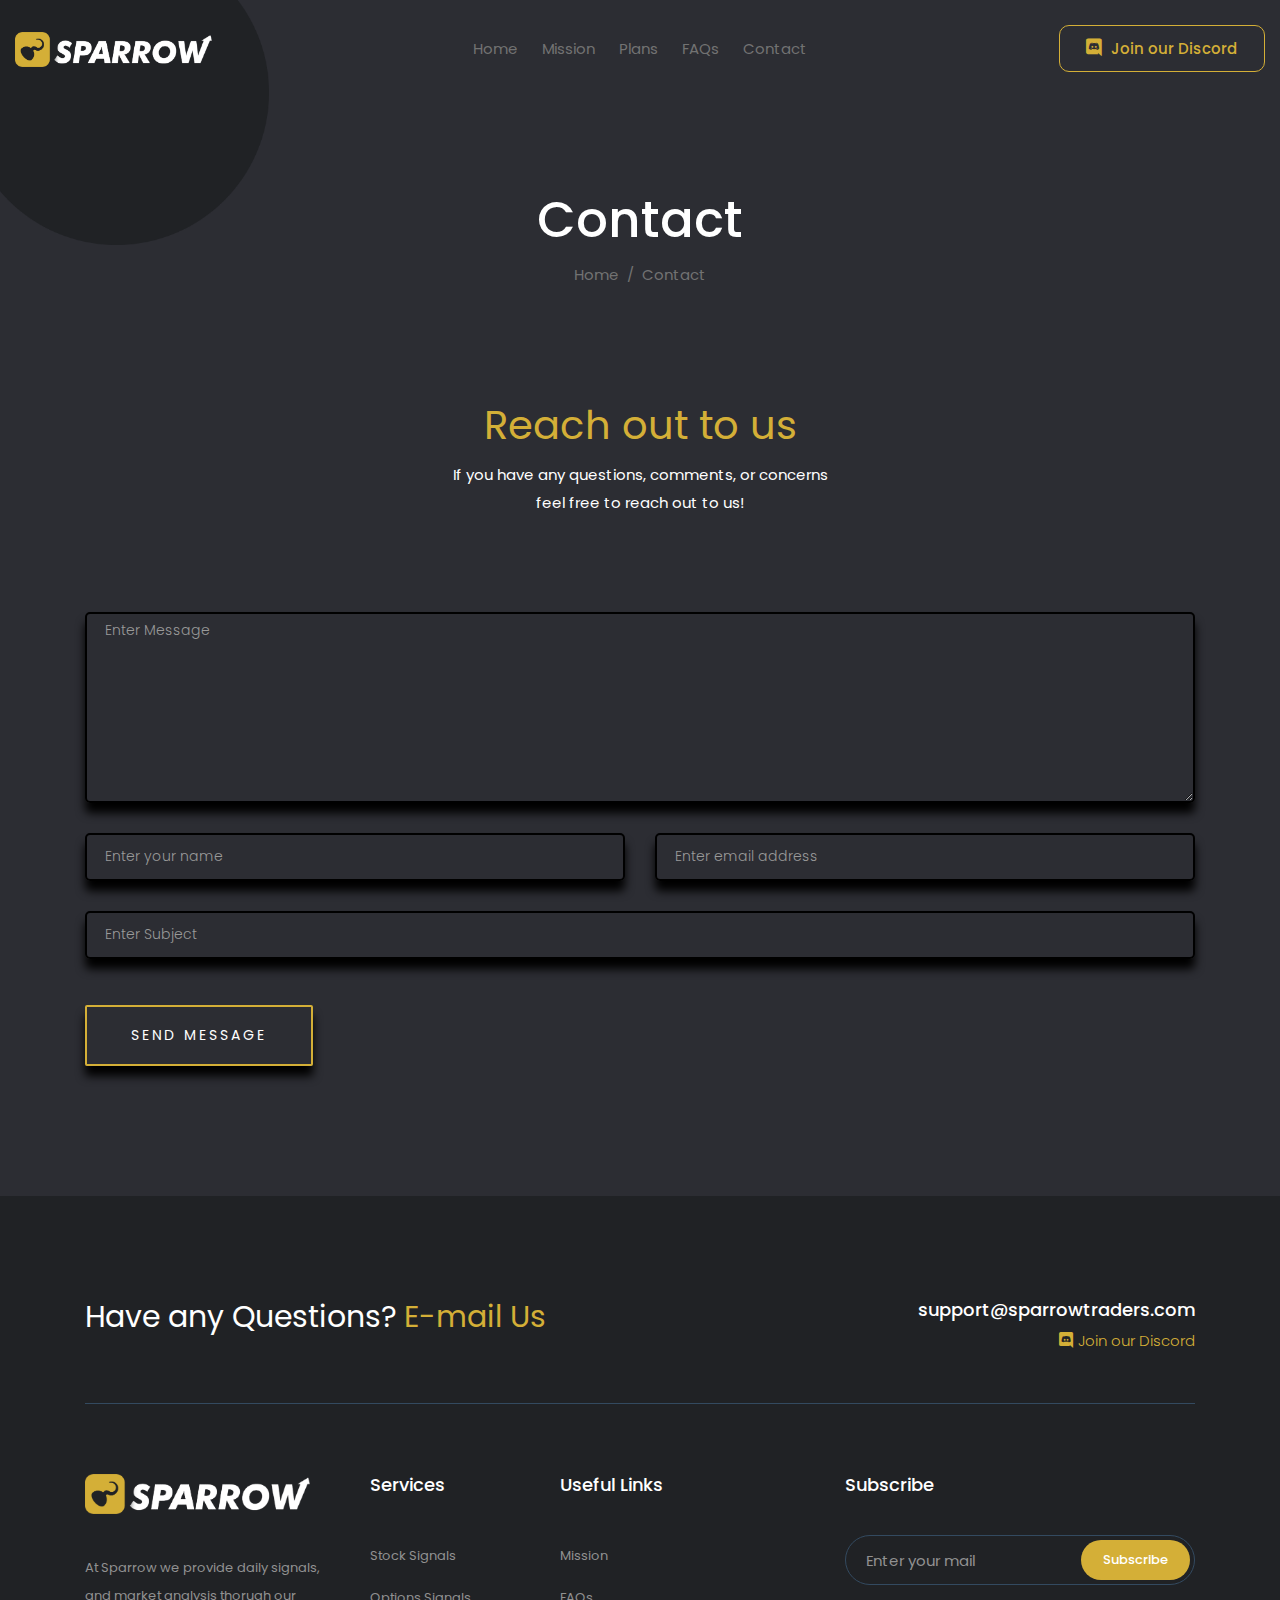
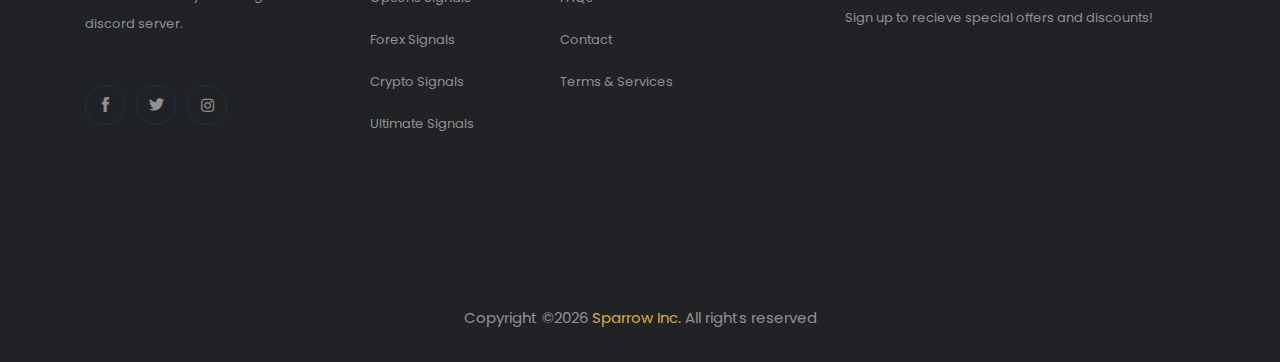
<file: contact.html>
<!doctype html>
<html class="no-js" lang="zxx">

<head>
    <meta charset="utf-8">
    <meta http-equiv="x-ua-compatible" content="ie=edge">
    <title>Sparrow</title>
    <meta name="description" content="">
    <meta name="viewport" content="width=device-width, initial-scale=1">

    <!-- <link rel="manifest" href="site.webmanifest"> -->
    <!-- Place favicon.ico in the root directory -->
    <link rel="shortcut icon" type="image/png" href="img/SparrowLogoFavicon2.png">
    <!-- CSS here -->
    <link rel="stylesheet" href="css/bootstrap.min.css">
    <link rel="stylesheet" href="css/owl.carousel.min.css">
    <link rel="stylesheet" href="css/magnific-popup.css">
    <link rel="stylesheet" href="css/font-awesome.min.css">
    <link rel="stylesheet" href="css/themify-icons.css">
    <link rel="stylesheet" href="css/nice-select.css">
    <link rel="stylesheet" href="css/flaticon.css">
    <link rel="stylesheet" href="css/gijgo.css">
    <link rel="stylesheet" href="css/animate.min.css">
    <link rel="stylesheet" href="css/slick.css">
    <link rel="stylesheet" href="css/slicknav.css">
    <link rel="stylesheet" href="css/style.css">
    <link rel="stylesheet" href="fontawesome/css/all.css" rel="stylesheet"> <!--load all styles -->
    <!-- <link rel="stylesheet" href="css/responsive.css"> -->

     <!-- Facebook Pixel Code -->
<script>
    !function(f,b,e,v,n,t,s)
    {if(f.fbq)return;n=f.fbq=function(){n.callMethod?
    n.callMethod.apply(n,arguments):n.queue.push(arguments)};
    if(!f._fbq)f._fbq=n;n.push=n;n.loaded=!0;n.version='2.0';
    n.queue=[];t=b.createElement(e);t.async=!0;
    t.src=v;s=b.getElementsByTagName(e)[0];
    s.parentNode.insertBefore(t,s)}(window, document,'script',
    'https://connect.facebook.net/en_US/fbevents.js');
    fbq('init', '171609214145418');
    fbq('track', 'PageView');
  </script>
  <noscript><img height="1" width="1" style="display:none"
    src="https://www.facebook.com/tr?id=171609214145418&ev=PageView&noscript=1"
  /></noscript>
  <!-- End Facebook Pixel Code --> 
</head>

<body>
    <!--[if lte IE 9]>
            <p class="browserupgrade">You are using an <strong>outdated</strong> browser. Please <a href="https://browsehappy.com/">upgrade your browser</a> to improve your experience and security.</p>
        <![endif]-->

    <!-- header-start -->
    <header>
        <div class="header-area ">
            <div id="sticky-header" class="main-header-area">
                <div class="container-fluid">
                    <div class="row align-items-center">
                        <div class="col-xl-3 col-lg-2">
                            <div class="logo">
                                <a href="index.html">
                                    <img src="img/logo2.png" height="35px" alt="">
                                </a>
                            </div>
                        </div>
                        <div class="col-xl-6 col-lg-7">
                            <div class="main-menu  d-none d-lg-block">
                                <nav>
                                    <ul id="navigation">
                                        <li><a href="index.html">Home</a></li>
                                        <li><a href="mission.html">Mission</a></li>
                                        <li><a href="plans.html">Plans</a></li>                                        
                                        <li><a href="faqs.html">FAQs</a></li>
                                        <li><a href="contact.html">Contact</a></li>
                                    </ul>
                                </nav>
                            </div>
                        </div>
                        <div class="col-xl-3 col-lg-3 d-none d-lg-block">
                            <div class="Appointment">
                                <div class="book_btn d-none d-lg-block">
                                    <a  href="https://discord.gg/xPtHXb2"> <i id="discordLogo" class="fab fa-discord"></i> Join our Discord</a>
                                </div>
                            </div>
                        </div>
                        <div class="col-12">
                            <div class="mobile_menu d-block d-lg-none"></div>
                        </div>
                    </div>

                </div>
            </div>
        </div>
    </header>
    <!-- header-end -->

    <!-- bradcam_area  -->
    <div class="bradcam_area">
        <div class="bradcam_shap">
            <img src="img/ilstrator/bradcam_ils.png" alt="">
        </div>
        <div class="container">
            <div class="row">
                <div class="col-xl-12">
                    <div class="bradcam_text text-center">
                        <h3 style="color:white;">Contact</h3>
                        <nav class="brad_cam_lists">
                            <ul class="breadcrumb">
                                <li class="breadcrumb-item"><a href="index.html">Home</a></li>
                                <li class="breadcrumb-item active" aria-current="page">Contact</li>
                              </ul>
                        </nav>
                    </div>
                </div>
            </div>
        </div>
    </div>
    <!-- /bradcam_area  -->


    <div class="container">
        <div class="row">
            <div class="col-xl-12">
                <div class="section_title text-center mb-95 white_text">
                    <h3 style="color:#D4AF37;">Reach out to us</h3>
                    <p>If you have any questions, comments, or concerns <br>
                        feel free to reach out to us! </p>
                </div>
            </div>
        </div>
    </div>
  <!-- ================ contact section start ================= -->
  <section class="contact-section section_padding">
    <div class="container">
      <div id="contactBoxes" class="row">
        <div class="col-lg-12">
          <form class="form-contact contact_form" action="https://formspree.io/mgeneedq" method="POST">
            <div class="row">
              <div class="col-12">
                <div class="form-group">
                  
                    <textarea class="form-control w-100" name="message" id="message" cols="30" rows="9" onfocus="this.placeholder = ''" onblur="this.placeholder = 'Enter Message'" placeholder = 'Enter Message'></textarea>
                </div>
              </div>
              <div class="col-sm-6">
                <div class="form-group">
                  <input class="form-control" name="name" id="name" type="text" onfocus="this.placeholder = ''" onblur="this.placeholder = 'Enter your name'" placeholder = 'Enter your name'>
                </div>
              </div>
              <div class="col-sm-6">
                <div class="form-group">
                  <input class="form-control" name="email" id="email" type="email" onfocus="this.placeholder = ''" onblur="this.placeholder = 'Enter email address'" placeholder = 'Enter email address'>
                </div>
              </div>
              <div class="col-12">
                <div class="form-group">
                  <input class="form-control" name="subject" id="subject" type="text" onfocus="this.placeholder = ''" onblur="this.placeholder = 'Enter Subject'" placeholder = 'Enter Subject'>
                </div>
              </div>
            </div>
            <div class="form-group mt-3">
              <button type="submit" class="button button-contactForm btn_4 boxed-btn">Send Message</button>
            </div>
          </form>
        </div>
      </div>
    </div>
  </section>
  <!-- ================ contact section end ================= -->

  <!-- footer start -->
  <footer class="footer">
    <div class=" container">
        <div class="pro_border">
                <div class="row">
                        <div class="col-xl-6 col-md-6">
                            <div class="lets_projects">
                                <h3>Have any Questions? <a href="mailto:support@sparrowtraders.com?" subject="Sparrow Inquiry">E-mail Us</a> </h3>
                            </div>
                        </div>
                        <div class="col-xl-6 col-md-6">
                            <div class="phone_number">
                                <h4 style="color:white">support@sparrowtraders.com</h4>
                                <span style="color:#D4AF37"><i class="fab fa-discord" ></i><a style="padding-left:5px;" href="https://discord.gg/nGw8asA">Join our Discord</a></span>
                            </div>
                        </div>
                    </div>
        </div>
    </div>
    <div class="footer_top">
        <div class="container">
            <div class="row">
                <div class="col-xl-3 col-md-6 col-lg-3">
                    <div class="footer_widget">
                        <div class="footer_logo">
                            <a href="#">
                                <img src="img/logo2.png" height="40px" alt="">
                            </a>
                        </div>
                        <p>
                            At Sparrow we provide daily signals, and market analysis thorugh our discord server.
                        </p>
                        <div class="socail_links">
                            <ul>
                                <li>
                                    <a href="https://www.facebook.com/sparrowtraders/">
                                        <i class="ti-facebook"></i>
                                    </a>
                                </li>
                                <li>
                                    <a href="https://twitter.com/sparrowtraders">
                                        <i class="ti-twitter-alt"></i>
                                    </a>
                                </li>
                                <li>
                                    <a href="https://www.instagram.com/sparrowtraders/">
                                        <i class="fab fa-instagram"></i>
                                    </a>
                                </li>
                            </ul>
                        </div>

                    </div>
                </div>
                <div class="col-xl-2 col-md-6 col-lg-3">
                    <div class="footer_widget">
                        <h3 class="footer_title">
                                Services
                        </h3>
                        <ul>
                            <li><a href="https://launchpass.com/sparrow/stock-signals">Stock Signals</a></li>
                            <li><a href="https://launchpass.com/sparrow/options-signals">Options Signals</a></li>
                            <li><a href="https://launchpass.com/sparrow/forex-signals">Forex Signals</a></li>
                            <li><a href="https://launchpass.com/sparrow/crypto-signals">Crypto Signals</a></li>
                            <li><a href="https://launchpass.com/sparrow/ultimate-signals">Ultimate Signals</a></li>
                        </ul>

                    </div>
                </div>
                <div class="col-xl-2 col-md-6 col-lg-2">
                    <div class="footer_widget">
                        <h3 class="footer_title">
                                Useful Links
                        </h3>
                        <ul>
                            <li><a href="mission.html">Mission</a></li>
                            <li><a href="faqs.html">FAQs</a></li>
                            <li><a href="contact.html"> Contact</a></li>
                            <li><a href="terms.html">Terms & Services</a></li>
                        </ul>
                    </div>
                </div>
                <div class="col-xl-4 offset-xl-1 col-md-6 col-lg-4">
                        <div class="footer_widget">
                                <h3 class="footer_title">
                                        Subscribe
                                </h3>
                                <form action="#" class="newsletter_form">
                                    <input type="text" placeholder="Enter your mail">
                                    <button type="submit">Subscribe</button>
                                </form>
                                <p class="newsletter_text">Sign up to recieve special offers and discounts!</p>
                            </div>
                </div>
            </div>
        </div>
    </div>
    <div class="copy-right_text">
        <div class="container">
            <div class="footer_border"></div>
            <div class="row">
                <div class="col-xl-12">
                    <p class="copy_right text-center">
                        <!-- Link back to Colorlib can't be removed. Template is licensed under CC BY 3.0. -->
                        Copyright &copy;<script>document.write(new Date().getFullYear());</script> <a href="index.html"><span id="sparrowFooterLink" >Sparrow Inc.</span></a> All rights reserved
                    </p>
                </div>
            </div>
        </div>
    </div>
</footer>


    <!-- JS here -->
    <script src="js/vendor/modernizr-3.5.0.min.js"></script>
    <script src="js/vendor/jquery-1.12.4.min.js"></script>
    <script src="js/popper.min.js"></script>
    <script src="js/bootstrap.min.js"></script>
    <script src="js/owl.carousel.min.js"></script>
    <script src="js/isotope.pkgd.min.js"></script>
    <script src="js/ajax-form.js"></script>
    <script src="js/waypoints.min.js"></script>
    <script src="js/jquery.counterup.min.js"></script>
    <script src="js/imagesloaded.pkgd.min.js"></script>
    <script src="js/scrollIt.js"></script>
    <script src="js/jquery.scrollUp.min.js"></script>
    <script src="js/wow.min.js"></script>
    <script src="js/nice-select.min.js"></script>
    <script src="js/jquery.slicknav.min.js"></script>
    <script src="js/jquery.magnific-popup.min.js"></script>
    <script src="js/plugins.js"></script>
    <script src="js/gijgo.min.js"></script>

    <!--contact js-->
    <script src="js/contact.js"></script>
    <script src="js/jquery.ajaxchimp.min.js"></script>
    <script src="js/jquery.form.js"></script>
    <script src="js/jquery.validate.min.js"></script>
    <script src="js/mail-script.js"></script>

    <script src="js/main.js"></script>
    <script src="//code.tidio.co/2nye5xthb0cbdpo3ygqzvkz4iav7qtuq.js" async></script>
</body>

</html>
</file>
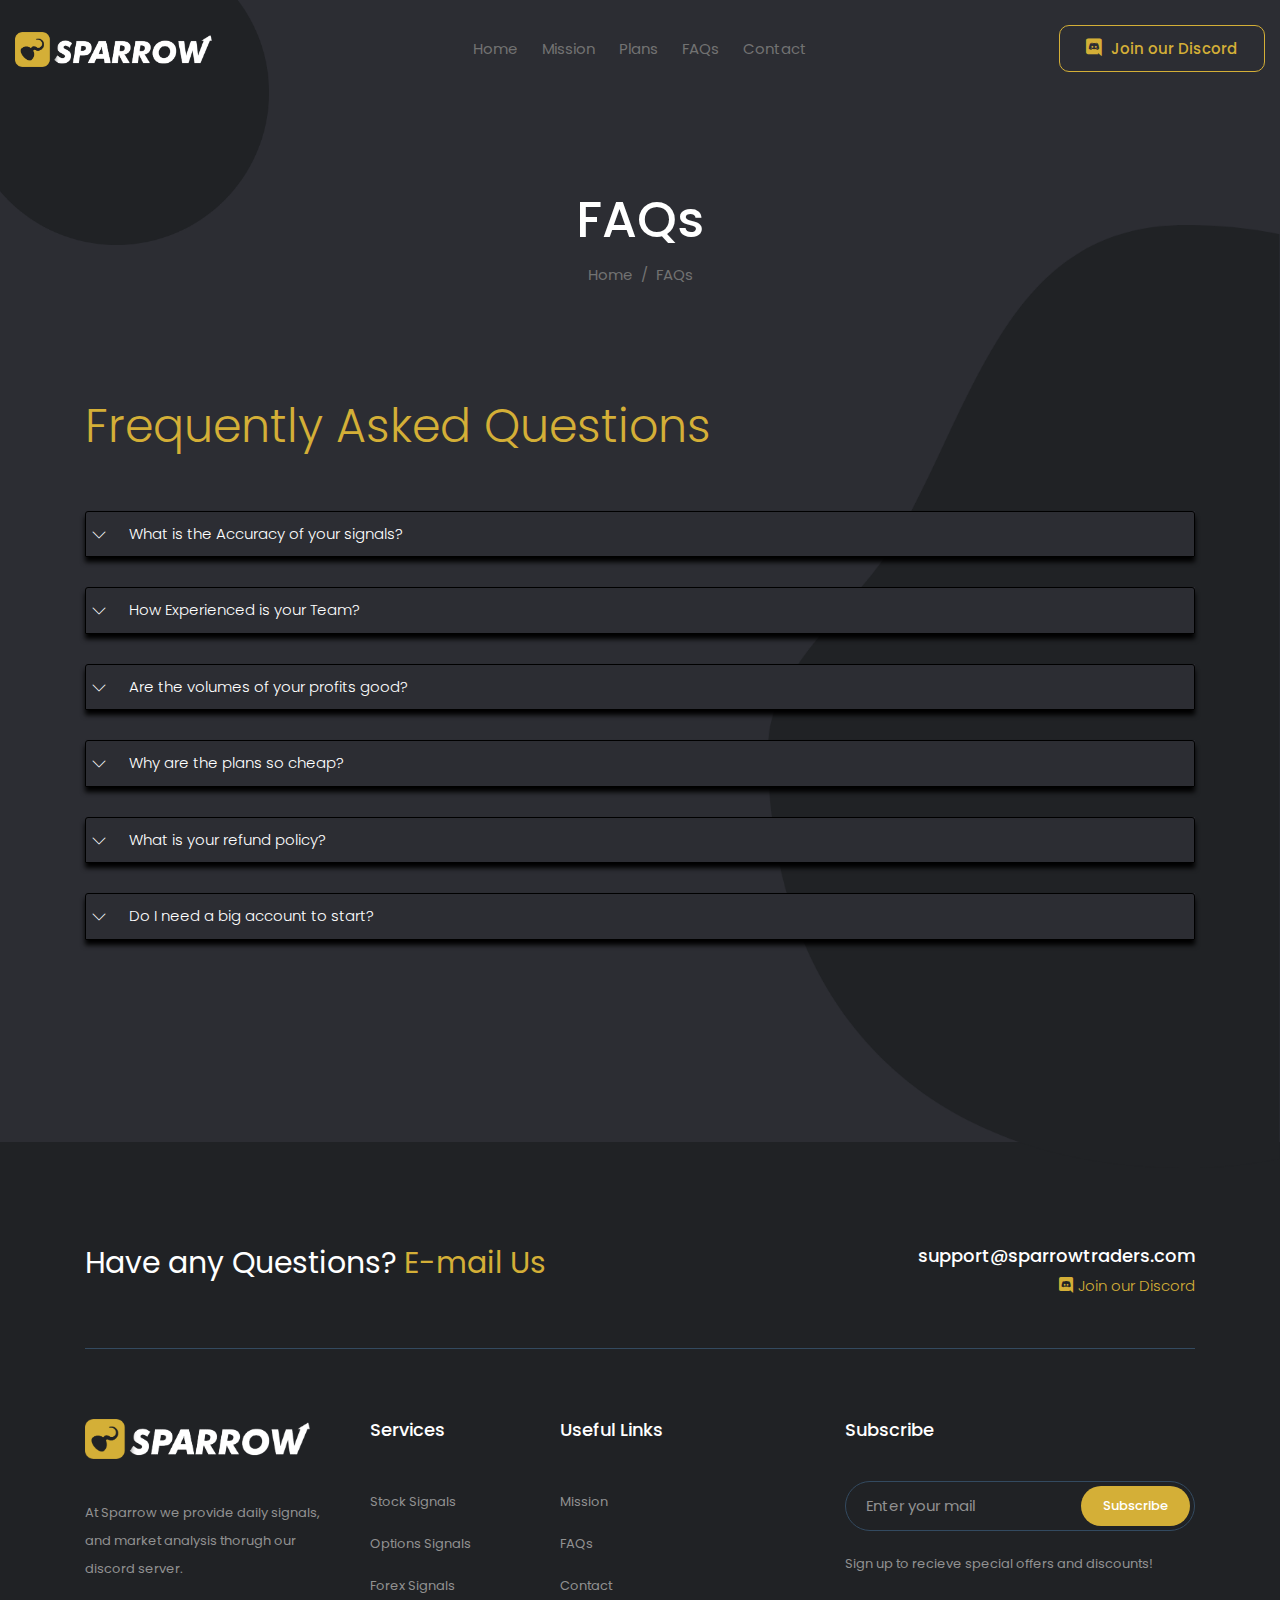
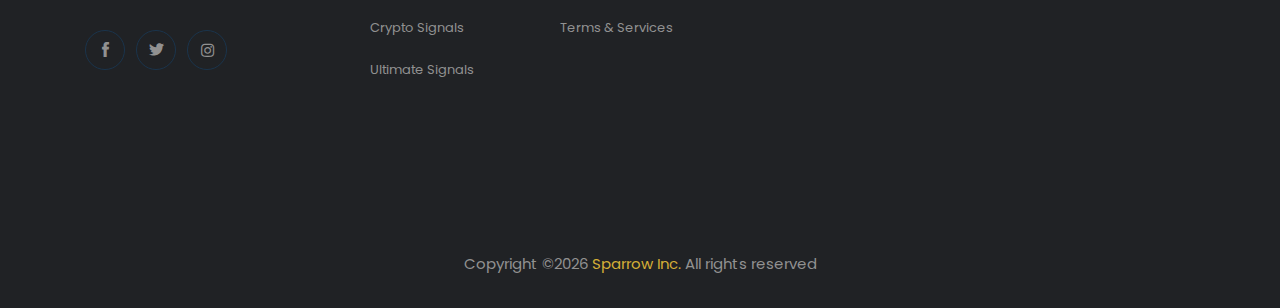
<file: faqs.html>
<!doctype html>
<html class="no-js" lang="zxx">

<head>
    <meta charset="utf-8">
    <meta http-equiv="x-ua-compatible" content="ie=edge">
    <title>Sparrow</title>
    <meta name="description" content="">
    <meta name="viewport" content="width=device-width, initial-scale=1">

    <!-- <link rel="manifest" href="site.webmanifest"> -->
    <!-- Place favicon.ico in the root directory -->
    <link rel="shortcut icon" type="image/png" href="img/SparrowLogoFavicon2.png">
    <!-- CSS here -->
    <link rel="stylesheet" href="css/bootstrap.min.css">
    <link rel="stylesheet" href="css/owl.carousel.min.css">
    <link rel="stylesheet" href="css/magnific-popup.css">
    <link rel="stylesheet" href="css/font-awesome.min.css">
    <link rel="stylesheet" href="css/themify-icons.css">
    <link rel="stylesheet" href="css/nice-select.css">
    <link rel="stylesheet" href="css/flaticon.css">
    <link rel="stylesheet" href="css/gijgo.css">
    <link rel="stylesheet" href="css/animate.min.css">
    <link rel="stylesheet" href="css/slick.css">
    <link rel="stylesheet" href="css/slicknav.css">
    <link rel="stylesheet" href="css/style.css">
    <link rel="stylesheet" href="fontawesome/css/all.css" rel="stylesheet"> <!--load all styles -->
    <!-- <link rel="stylesheet" href="css/responsive.css"> -->

     <!-- Facebook Pixel Code -->
<script>
    !function(f,b,e,v,n,t,s)
    {if(f.fbq)return;n=f.fbq=function(){n.callMethod?
    n.callMethod.apply(n,arguments):n.queue.push(arguments)};
    if(!f._fbq)f._fbq=n;n.push=n;n.loaded=!0;n.version='2.0';
    n.queue=[];t=b.createElement(e);t.async=!0;
    t.src=v;s=b.getElementsByTagName(e)[0];
    s.parentNode.insertBefore(t,s)}(window, document,'script',
    'https://connect.facebook.net/en_US/fbevents.js');
    fbq('init', '171609214145418');
    fbq('track', 'PageView');
  </script>
  <noscript><img height="1" width="1" style="display:none"
    src="https://www.facebook.com/tr?id=171609214145418&ev=PageView&noscript=1"
  /></noscript>
  <!-- End Facebook Pixel Code --> 
</head>

<body>
    <!--[if lte IE 9]>
            <p class="browserupgrade">You are using an <strong>outdated</strong> browser. Please <a href="https://browsehappy.com/">upgrade your browser</a> to improve your experience and security.</p>
        <![endif]-->

    <!-- header-start -->
    <header>
        <div class="header-area ">
            <div id="sticky-header" class="main-header-area">
                <div class="container-fluid">
                    <div class="row align-items-center">
                        <div class="col-xl-3 col-lg-2">
                            <div class="logo">
                                <a href="index.html">
                                    <img src="img/logo2.png" height="35px" alt="">
                                </a>
                            </div>
                        </div>
                        <div class="col-xl-6 col-lg-7">
                            <div class="main-menu  d-none d-lg-block">
                                <nav>
                                    <ul id="navigation">
                                        <li><a href="index.html">Home</a></li>
                                        <li><a href="mission.html">Mission</a></li>
                                        <li><a href="plans.html">Plans</a></li>                                        
                                        <li><a href="faqs.html">FAQs</a></li>
                                        <li><a href="contact.html">Contact</a></li>
                                    </ul>
                                </nav>
                            </div>
                        </div>
                        <div class="col-xl-3 col-lg-3 d-none d-lg-block">
                            <div class="Appointment">
                                <div class="book_btn d-none d-lg-block">
                                    <a  href="https://discord.gg/xPtHXb2"> <i id="discordLogo" class="fab fa-discord"></i> Join our Discord</a>
                                </div>
                            </div>
                        </div>
                        <div class="col-12">
                            <div class="mobile_menu d-block d-lg-none"></div>
                        </div>
                    </div>

                </div>
            </div>
        </div>
    </header>
    <!-- header-end -->

    <div class="shap_big_2 d-none d-lg-block Another_shap_big">
        <img src="img/ilstrator/body_shap_2.png" alt="">
    </div>
    <!-- bradcam_area  -->
    <div class="bradcam_area">
            <div class="bradcam_shap">
                <img src="img/ilstrator/bradcam_ils.png" alt="">
            </div>
            <div class="container">
                <div class="row">
                    <div class="col-xl-12">
                        <div class="bradcam_text text-center">
                            <h3 style="color:white;">FAQs</h3>
                            <nav class="brad_cam_lists">
                                <ul class="breadcrumb">
                                    <li class="breadcrumb-item"><a href="index.html">Home</a></li>
                                    <li class="breadcrumb-item active" aria-current="page">FAQs</li>
                                  </ul>
                            </nav>
                        </div>
                    </div>
                </div>
            </div>
        </div>
        <!-- /bradcam_area  -->

        <div id="faqsArea" class="accordion_area">
            <div class="container">
                <div class="row align-items-center">
    
                    <div class="col-xl-12 col-lg-12">
                        <div class="faq_ask">
                            <h3>Frequently Asked Questions</h3>
                                <div id="accordion">
                                        <div class="card">
                                            <div class="card-header faqsArea" id="headingTwo">
                                                <h5 class="mb-0">
                                                    <button class="btn btn-link collapsed" data-toggle="collapse" data-target="#collapseTwo" aria-expanded="false" aria-controls="collapseTwo">
                                                            What is the Accuracy of your signals?
                                                    </button>
                                                </h5>
                                            </div>
                                            <div id="collapseTwo" class="collapse" aria-labelledby="headingTwo" data-parent="#accordion" style="">
                                                <div class="card-body">We have an accuracy rate of 85% on all of our signals.
                                                </div>
                                            </div>
                                        </div>
                                        <div class="card faqsArea">
                                            <div class="card-header faqsArea" id="headingOne">
                                                <h5 class="mb-0">
                                                    <button class="btn btn-link collapsed" data-toggle="collapse" data-target="#collapseOne" aria-expanded="false" aria-controls="collapseOne">
                                                            How Experienced is your Team?
                                                    </button>
                                                </h5>
                                            </div>
                                            <div id="collapseOne" class="collapse" aria-labelledby="headingOne" data-parent="#accordion" style="">
                                                <div class="card-body">Our international team has an average of 7 years of trading experience.
                                                </div>
                                            </div>
                                        </div>
                                        <div class="card">
                                            <div class="card-header faqsArea" id="headingThree">
                                                <h5 class="mb-0">
                                                    <button class="btn btn-link collapsed" data-toggle="collapse" data-target="#collapseThree" aria-expanded="false" aria-controls="collapseThree">
                                                            Are the volumes of your profits good?
                                                    </button>
                                                </h5>
                                            </div>
                                            <div id="collapseThree" class="collapse" aria-labelledby="headingThree" data-parent="#accordion" style="">
                                                <div class="card-body">Our signals have shown a 10-15% monthly growth on accounts!
                                                </div>
                                            </div>
                                        </div>
                                        <div class="card">
                                            <div class="card-header faqsArea" id="headingFour">
                                                <h5 class="mb-0">
                                                    <button class="btn btn-link collapsed" data-toggle="collapse" data-target="#collapseFour" aria-expanded="false" aria-controls="collapseThree">
                                                            Why are the plans so cheap?
                                                    </button>
                                                </h5>
                                            </div>
                                            <div id="collapseFour" class="collapse" aria-labelledby="headingFour" data-parent="#accordion" style="">
                                                <div class="card-body">Our plans are cheap because we know how hard it is for new traders to start trading with small account sizes.
                                                </div>
                                            </div>
                                        </div>
                                        <div class="card">
                                            <div class="card-header faqsArea" id="headingFive">
                                                <h5 class="mb-0">
                                                    <button class="btn btn-link collapsed" data-toggle="collapse" data-target="#collapseFive" aria-expanded="false" aria-controls="collapseFive">
                                                            What is your refund policy?
                                                    </button>
                                                </h5>
                                            </div>
                                            <div id="collapseFive" class="collapse" aria-labelledby="headingFuive" data-parent="#accordion" style="">
                                                <div class="card-body">After you have been charged, we do not provide any refunds.
                                                </div>
                                            </div>
                                        </div>
                                        <div class="card">
                                            <div class="card-header faqsArea" id="headingSix">
                                                <h5 class="mb-0">
                                                    <button class="btn btn-link collapsed" data-toggle="collapse" data-target="#collapseSix" aria-expanded="false" aria-controls="collapseSix">
                                                            Do I need a big account to start?
                                                    </button>
                                                </h5>
                                            </div>
                                            <div id="collapseSix" class="collapse" aria-labelledby="headingSix" data-parent="#accordion" style="">
                                                <div class="card-body">Sparrow was designed for beginners, so we provide proper risk management for accounts of all sizes!
                                                </div>
                                            </div>
                                        </div>
                                    </div>
                        </div>
                    </div>
                </div>
            </div>
            <br><br><br>
        </div>

        <footer class="footer">
            <div class=" container">
                <div class="pro_border">
                        <div class="row">
                                <div class="col-xl-6 col-md-6">
                                    <div class="lets_projects">
                                        <h3>Have any Questions? <a href="mailto:support@sparrowtraders.com?" subject="Sparrow Inquiry">E-mail Us</a> </h3>
                                    </div>
                                </div>
                                <div class="col-xl-6 col-md-6">
                                    <div class="phone_number">
                                        <h4 style="color:white">support@sparrowtraders.com</h4>
                                        <span style="color:#D4AF37"><i class="fab fa-discord" ></i><a style="padding-left:5px;" href="https://discord.gg/nGw8asA">Join our Discord</a></span>
                                    </div>
                                </div>
                            </div>
                </div>
            </div>
            <div class="footer_top">
                <div class="container">
                    <div class="row">
                        <div class="col-xl-3 col-md-6 col-lg-3">
                            <div class="footer_widget">
                                <div class="footer_logo">
                                    <a href="#">
                                        <img src="img/logo2.png" height="40px" alt="">
                                    </a>
                                </div>
                                <p>
                                    At Sparrow we provide daily signals, and market analysis thorugh our discord server.
                                </p>
                                <div class="socail_links">
                                    <ul>
                                        <li>
                                            <a href="https://www.facebook.com/sparrowtraders/">
                                                <i class="ti-facebook"></i>
                                            </a>
                                        </li>
                                        <li>
                                            <a href="https://twitter.com/sparrowtraders">
                                                <i class="ti-twitter-alt"></i>
                                            </a>
                                        </li>
                                        <li>
                                            <a href="https://www.instagram.com/sparrowtraders/">
                                                <i class="fab fa-instagram"></i>
                                            </a>
                                        </li>
                                    </ul>
                                </div>
    
                            </div>
                        </div>
                        <div class="col-xl-2 col-md-6 col-lg-3">
                            <div class="footer_widget">
                                <h3 class="footer_title">
                                        Services
                                </h3>
                                <ul>
                                    <li><a href="https://launchpass.com/sparrow/stock-signals">Stock Signals</a></li>
                                    <li><a href="https://launchpass.com/sparrow/options-signals">Options Signals</a></li>
                                    <li><a href="https://launchpass.com/sparrow/forex-signals">Forex Signals</a></li>
                                    <li><a href="https://launchpass.com/sparrow/crypto-signals">Crypto Signals</a></li>
                                    <li><a href="https://launchpass.com/sparrow/ultimate-signals">Ultimate Signals</a></li>
                                </ul>
    
                            </div>
                        </div>
                        <div class="col-xl-2 col-md-6 col-lg-2">
                            <div class="footer_widget">
                                <h3 class="footer_title">
                                        Useful Links
                                </h3>
                                <ul>
                                    <li><a href="mission.html">Mission</a></li>
                                    <li><a href="faqs.html">FAQs</a></li>
                                    <li><a href="contact.html"> Contact</a></li>
                                    <li><a href="terms.html">Terms & Services</a></li>
                                </ul>
                            </div>
                        </div>
                        <div class="col-xl-4 offset-xl-1 col-md-6 col-lg-4">
                                <div class="footer_widget">
                                        <h3 class="footer_title">
                                                Subscribe
                                        </h3>
                                        <form action="#" class="newsletter_form">
                                            <input type="text" placeholder="Enter your mail">
                                            <button type="submit">Subscribe</button>
                                        </form>
                                        <p class="newsletter_text">Sign up to recieve special offers and discounts!</p>
                                    </div>
                        </div>
                    </div>
                </div>
            </div>
            <div class="copy-right_text">
                <div class="container">
                    <div class="footer_border"></div>
                    <div class="row">
                        <div class="col-xl-12">
                            <p class="copy_right text-center">
                                <!-- Link back to Colorlib can't be removed. Template is licensed under CC BY 3.0. -->
                                Copyright &copy;<script>document.write(new Date().getFullYear());</script> <a href="index.html"><span id="sparrowFooterLink" >Sparrow Inc.</span></a> All rights reserved
                            </p>
                        </div>
                    </div>
                </div>
            </div>
        </footer>

    <!-- JS here -->
    <script src="js/vendor/modernizr-3.5.0.min.js"></script>
    <script src="js/vendor/jquery-1.12.4.min.js"></script>
    <script src="js/popper.min.js"></script>
    <script src="js/bootstrap.min.js"></script>
    <script src="js/owl.carousel.min.js"></script>
    <script src="js/isotope.pkgd.min.js"></script>
    <script src="js/ajax-form.js"></script>
    <script src="js/waypoints.min.js"></script>
    <script src="js/jquery.counterup.min.js"></script>
    <script src="js/imagesloaded.pkgd.min.js"></script>
    <script src="js/scrollIt.js"></script>
    <script src="js/jquery.scrollUp.min.js"></script>
    <script src="js/wow.min.js"></script>
    <script src="js/nice-select.min.js"></script>
    <script src="js/jquery.slicknav.min.js"></script>
    <script src="js/jquery.magnific-popup.min.js"></script>
    <script src="js/plugins.js"></script>
    <script src="js/gijgo.min.js"></script>

    <!--contact js-->
    <script src="js/contact.js"></script>
    <script src="js/jquery.ajaxchimp.min.js"></script>
    <script src="js/jquery.form.js"></script>
    <script src="js/jquery.validate.min.js"></script>
    <script src="js/mail-script.js"></script>

    <script src="js/main.js"></script>
    <script src="//code.tidio.co/2nye5xthb0cbdpo3ygqzvkz4iav7qtuq.js" async></script>
</body>

</html>
</file>
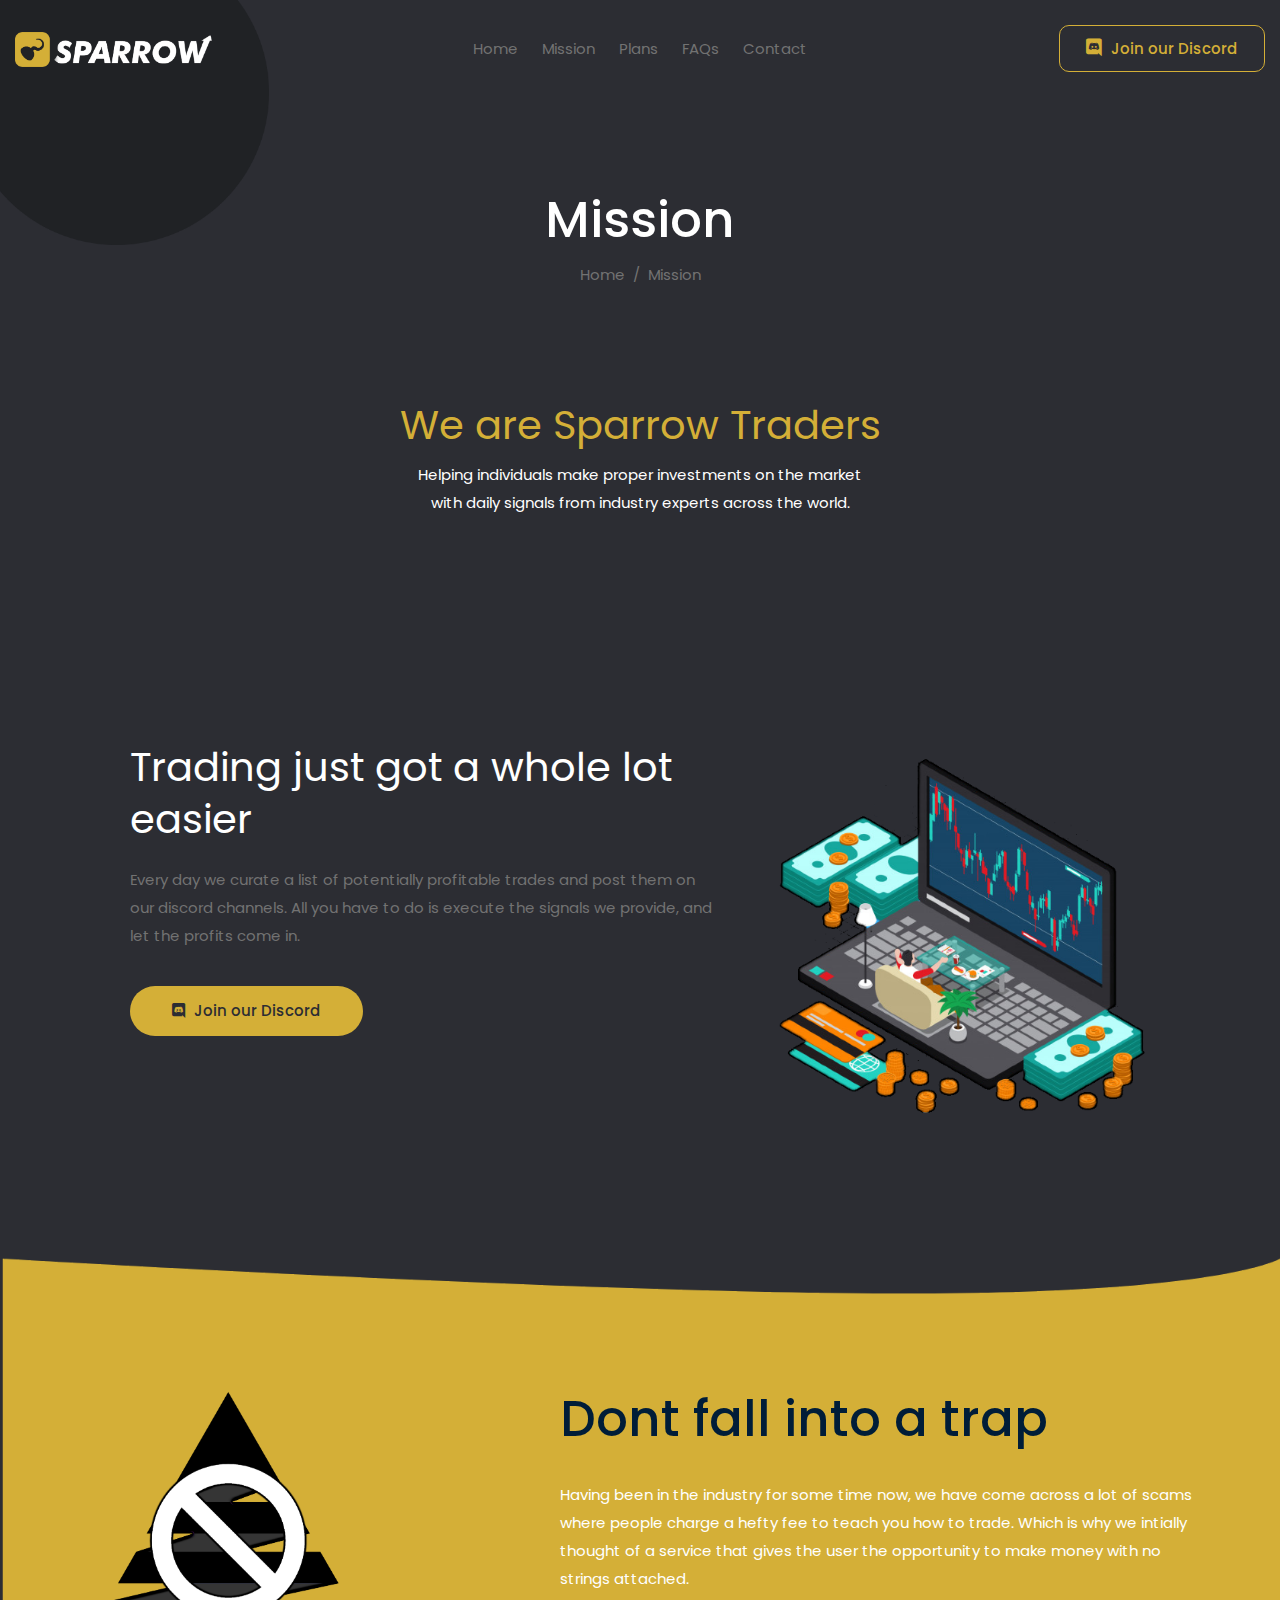
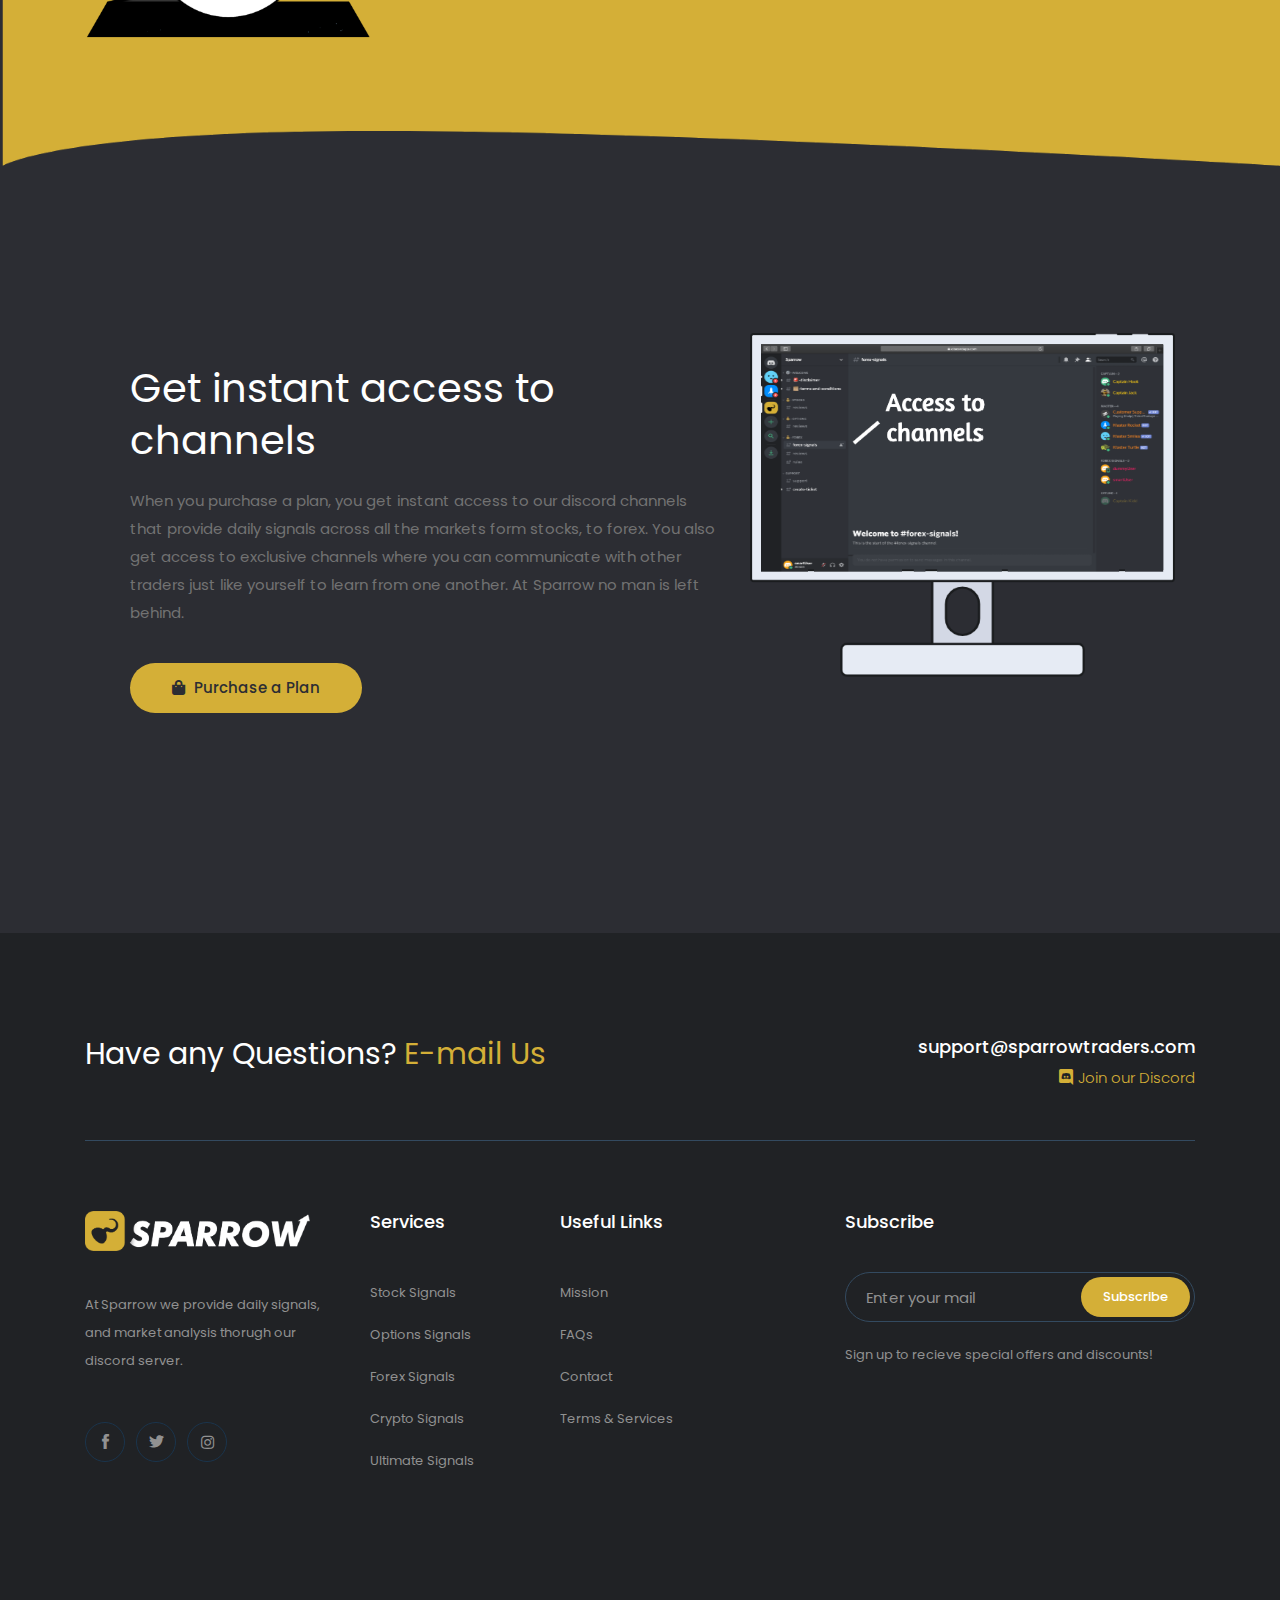
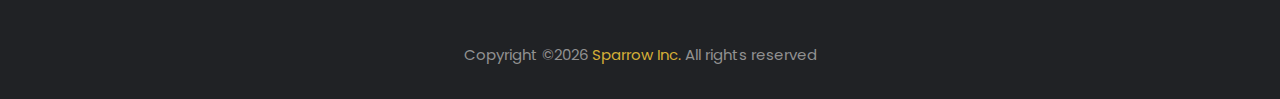
<file: mission.html>
<!doctype html>
<html class="no-js" lang="zxx">

<head>
    <meta charset="utf-8">
    <meta http-equiv="x-ua-compatible" content="ie=edge">
    <title>Sparrow</title>
    <meta name="description" content="">
    <meta name="viewport" content="width=device-width, initial-scale=1">

    <!-- <link rel="manifest" href="site.webmanifest"> -->
    <!-- Place favicon.ico in the root directory -->
    <link rel="shortcut icon" type="image/png" href="img/SparrowLogoFavicon2.png">
    <!-- CSS here -->
    <link rel="stylesheet" href="css/bootstrap.min.css">
    <link rel="stylesheet" href="css/owl.carousel.min.css">
    <link rel="stylesheet" href="css/magnific-popup.css">
    <link rel="stylesheet" href="css/font-awesome.min.css">
    <link rel="stylesheet" href="css/themify-icons.css">
    <link rel="stylesheet" href="css/nice-select.css">
    <link rel="stylesheet" href="css/flaticon.css">
    <link rel="stylesheet" href="css/gijgo.css">
    <link rel="stylesheet" href="css/animate.min.css">
    <link rel="stylesheet" href="css/slick.css">
    <link rel="stylesheet" href="css/slicknav.css">
    <link rel="stylesheet" href="css/style.css">
    <link rel="stylesheet" href="fontawesome/css/all.css" rel="stylesheet"> <!--load all styles -->
    <!-- <link rel="stylesheet" href="css/responsive.css"> -->

     <!-- Facebook Pixel Code -->
<script>
    !function(f,b,e,v,n,t,s)
    {if(f.fbq)return;n=f.fbq=function(){n.callMethod?
    n.callMethod.apply(n,arguments):n.queue.push(arguments)};
    if(!f._fbq)f._fbq=n;n.push=n;n.loaded=!0;n.version='2.0';
    n.queue=[];t=b.createElement(e);t.async=!0;
    t.src=v;s=b.getElementsByTagName(e)[0];
    s.parentNode.insertBefore(t,s)}(window, document,'script',
    'https://connect.facebook.net/en_US/fbevents.js');
    fbq('init', '171609214145418');
    fbq('track', 'PageView');
  </script>
  <noscript><img height="1" width="1" style="display:none"
    src="https://www.facebook.com/tr?id=171609214145418&ev=PageView&noscript=1"
  /></noscript>
  <!-- End Facebook Pixel Code --> 
</head>

<body>
    <!--[if lte IE 9]>
            <p class="browserupgrade">You are using an <strong>outdated</strong> browser. Please <a href="https://browsehappy.com/">upgrade your browser</a> to improve your experience and security.</p>
        <![endif]-->

    <!-- header-start -->
    <header>
        <div class="header-area ">
            <div id="sticky-header" class="main-header-area">
                <div class="container-fluid">
                    <div class="row align-items-center">
                        <div class="col-xl-3 col-lg-2">
                            <div class="logo">
                                <a href="index.html">
                                    <img src="img/logo2.png" height="35px" alt="">
                                </a>
                            </div>
                        </div>
                        <div class="col-xl-6 col-lg-7">
                            <div class="main-menu  d-none d-lg-block">
                                <nav>
                                    <ul id="navigation">
                                        <li><a href="index.html">Home</a></li>
                                        <li><a href="mission.html">Mission</a></li>
                                        <li><a href="plans.html">Plans</a></li>                                        
                                        <li><a href="faqs.html">FAQs</a></li>
                                        <li><a href="contact.html">Contact</a></li>
                                    </ul>
                                </nav>
                            </div>
                        </div>
                        <div class="col-xl-3 col-lg-3 d-none d-lg-block">
                            <div class="Appointment">
                                <div class="book_btn d-none d-lg-block">
                                    <a  href="https://discord.gg/xPtHXb2"> <i id="discordLogo" class="fab fa-discord"></i> Join our Discord</a>
                                </div>
                            </div>
                        </div>
                        <div class="col-12">
                            <div class="mobile_menu d-block d-lg-none"></div>
                        </div>
                    </div>

                </div>
            </div>
        </div>
    </header>
    <!-- header-end -->

    <!-- bradcam_area  -->
    <div class="bradcam_area">
        <div class="bradcam_shap">
            <img src="img/ilstrator/bradcam_ils.png" alt="">
        </div>
        <div class="container">
            <div class="row">
                <div class="col-xl-12">
                    <div class="bradcam_text text-center">
                        <h3 style="color:white;">Mission</h3>
                        <nav class="brad_cam_lists">
                            <ul class="breadcrumb">
                                <li class="breadcrumb-item"><a href="index.html">Home</a></li>
                                <li class="breadcrumb-item active" aria-current="page">Mission</li>
                              </ul>
                        </nav>
                    </div>
                </div>
            </div>
        </div>
    </div>
    <!-- /bradcam_area  -->


    <div class="container">
        <div class="row">
            <div class="col-xl-12">
                <div class="section_title text-center mb-95 white_text">
                    <h3 style="color:#D4AF37;">We are Sparrow Traders</h3>
                    <p>Helping individuals make proper investments on the market <br>
                        with daily signals from industry experts across the world. </p>
                </div>
            </div>
        </div>
    </div>

    <!-- compapy_info  -->
    <div class="compapy_info">
        <div class="container">
            <div class="row">
                <div class="col-xl-7 col-md-7">
                    <div id="companyMobile" class="company_info">
                        <h3 id="infoTitle" >Trading just got a whole lot easier</h3>
                            <p>Every day we curate a list of potentially profitable trades and post them on our discord channels.
                                All you have to do is execute the signals we provide, and let the profits come in.
                            </p>

                        <a href="https://discord.gg/xPtHXb2" class="boxed-btn3"><span class="fab fa-discord" style="margin-right: 5px;"></span>  Join our Discord</a>
                    </div>
                </div>
                <div class="col-xl-5 col-md-5">
                    <div class="man_thumb">
                        <img src="img/banner/whyTrade.png" alt="">
                    </div>
                </div>
            </div>
        </div>
    </div>
    <!--/ compapy_info  -->

    <div class="pyramidArea">
        <div class="container">
        <div class="row">
            <div class="col-xl-5 col-md-5">
                <div class="man_thumb">
                    <img height="250px" src="img/banner/pyramid.png" alt="">
                </div>
            </div>
            <div class="col-xl-7 col-md-7">
                <div id="companyMobile" class="company_info">
                    <h3 style="font-size: 50px;" >Dont fall into a trap</h3><br>
                        <p style="color:#fff;">Having been in the industry for some time now, we have come across a lot of scams
                        where people charge a hefty fee to teach you how to trade. Which is why we intially thought of a service 
                        that gives the user the opportunity to make money with no strings attached.</p>
                </div>
            </div>
        </div>
    </div>
    </div>

    <!-- compapy_info  -->
    <div class="compapy_info">
        <br><br>
        <div class="container">
            <div class="row">
                <div class="col-xl-7 col-md-7">
                    <div id="companyMobile" class="company_info">
                        <h3 id="infoTitle" >Get instant access to channels</h3>
                            <p>When you purchase a plan, you get instant access to our discord channels that provide daily signals across all the markets form
                                stocks, to forex. You also get access to exclusive channels where you can communicate with other traders just like yourself
                                to learn from one another. At Sparrow no man is left behind.
                            </p>

                        <a href="plans.html" class="boxed-btn3"><span class="fas fa-shopping-bag" style="margin-right: 5px;"></span>  Purchase a Plan</a>
                    </div>
                </div>
                <div class="col-xl-5 col-md-5">
                    <div class="man_thumb">
                        <img src="img/banner/accessImage.png" alt="">
                    </div>
                </div>
            </div>
        </div>
        <br><br><br><br><br>
    </div>
    <!--/ compapy_info  -->

    <footer class="footer">
        <div class=" container">
            <div class="pro_border">
                    <div class="row">
                            <div class="col-xl-6 col-md-6">
                                <div class="lets_projects">
                                    <h3>Have any Questions? <a href="mailto:support@sparrowtraders.com?" subject="Sparrow Inquiry">E-mail Us</a> </h3>
                                </div>
                            </div>
                            <div class="col-xl-6 col-md-6">
                                <div class="phone_number">
                                    <h4 style="color:white">support@sparrowtraders.com</h4>
                                    <span style="color:#D4AF37"><i class="fab fa-discord" ></i><a style="padding-left:5px;" href="https://discord.gg/nGw8asA">Join our Discord</a></span>
                                </div>
                            </div>
                        </div>
            </div>
        </div>
        <div class="footer_top">
            <div class="container">
                <div class="row">
                    <div class="col-xl-3 col-md-6 col-lg-3">
                        <div class="footer_widget">
                            <div class="footer_logo">
                                <a href="#">
                                    <img src="img/logo2.png" height="40px" alt="">
                                </a>
                            </div>
                            <p>
                                At Sparrow we provide daily signals, and market analysis thorugh our discord server.
                            </p>
                            <div class="socail_links">
                                <ul>
                                    <li>
                                        <a href="https://www.facebook.com/sparrowtraders/">
                                            <i class="ti-facebook"></i>
                                        </a>
                                    </li>
                                    <li>
                                        <a href="https://twitter.com/sparrowtraders">
                                            <i class="ti-twitter-alt"></i>
                                        </a>
                                    </li>
                                    <li>
                                        <a href="https://www.instagram.com/sparrowtraders/">
                                            <i class="fab fa-instagram"></i>
                                        </a>
                                    </li>
                                </ul>
                            </div>

                        </div>
                    </div>
                    <div class="col-xl-2 col-md-6 col-lg-3">
                        <div class="footer_widget">
                            <h3 class="footer_title">
                                    Services
                            </h3>
                            <ul>
                                <li><a href="https://launchpass.com/sparrow/stock-signals">Stock Signals</a></li>
                                <li><a href="https://launchpass.com/sparrow/options-signals">Options Signals</a></li>
                                <li><a href="https://launchpass.com/sparrow/forex-signals">Forex Signals</a></li>
                                <li><a href="https://launchpass.com/sparrow/crypto-signals">Crypto Signals</a></li>
                                <li><a href="https://launchpass.com/sparrow/ultimate-signals">Ultimate Signals</a></li>
                            </ul>

                        </div>
                    </div>
                    <div class="col-xl-2 col-md-6 col-lg-2">
                        <div class="footer_widget">
                            <h3 class="footer_title">
                                    Useful Links
                            </h3>
                            <ul>
                                <li><a href="mission.html">Mission</a></li>
                                <li><a href="faqs.html">FAQs</a></li>
                                <li><a href="contact.html"> Contact</a></li>
                                <li><a href="terms.html">Terms & Services</a></li>
                            </ul>
                        </div>
                    </div>
                    <div class="col-xl-4 offset-xl-1 col-md-6 col-lg-4">
                            <div class="footer_widget">
                                    <h3 class="footer_title">
                                            Subscribe
                                    </h3>
                                    <form action="#" class="newsletter_form">
                                        <input type="text" placeholder="Enter your mail">
                                        <button type="submit">Subscribe</button>
                                    </form>
                                    <p class="newsletter_text">Sign up to recieve special offers and discounts!</p>
                                </div>
                    </div>
                </div>
            </div>
        </div>
        <div class="copy-right_text">
            <div class="container">
                <div class="footer_border"></div>
                <div class="row">
                    <div class="col-xl-12">
                        <p class="copy_right text-center">
                            <!-- Link back to Colorlib can't be removed. Template is licensed under CC BY 3.0. -->
                            Copyright &copy;<script>document.write(new Date().getFullYear());</script> <a href="index.html"><span id="sparrowFooterLink" >Sparrow Inc.</span></a> All rights reserved
                        </p>
                    </div>
                </div>
            </div>
        </div>
    </footer>

    <!-- JS here -->
    <script src="js/vendor/modernizr-3.5.0.min.js"></script>
    <script src="js/vendor/jquery-1.12.4.min.js"></script>
    <script src="js/popper.min.js"></script>
    <script src="js/bootstrap.min.js"></script>
    <script src="js/owl.carousel.min.js"></script>
    <script src="js/isotope.pkgd.min.js"></script>
    <script src="js/ajax-form.js"></script>
    <script src="js/waypoints.min.js"></script>
    <script src="js/jquery.counterup.min.js"></script>
    <script src="js/imagesloaded.pkgd.min.js"></script>
    <script src="js/scrollIt.js"></script>
    <script src="js/jquery.scrollUp.min.js"></script>
    <script src="js/wow.min.js"></script>
    <script src="js/nice-select.min.js"></script>
    <script src="js/jquery.slicknav.min.js"></script>
    <script src="js/jquery.magnific-popup.min.js"></script>
    <script src="js/plugins.js"></script>
    <script src="js/gijgo.min.js"></script>

    <!--contact js-->
    <script src="js/contact.js"></script>
    <script src="js/jquery.ajaxchimp.min.js"></script>
    <script src="js/jquery.form.js"></script>
    <script src="js/jquery.validate.min.js"></script>
    <script src="js/mail-script.js"></script>

    <script src="js/main.js"></script>
    <script src="//code.tidio.co/2nye5xthb0cbdpo3ygqzvkz4iav7qtuq.js" async></script>
</body>

</html>
</file>
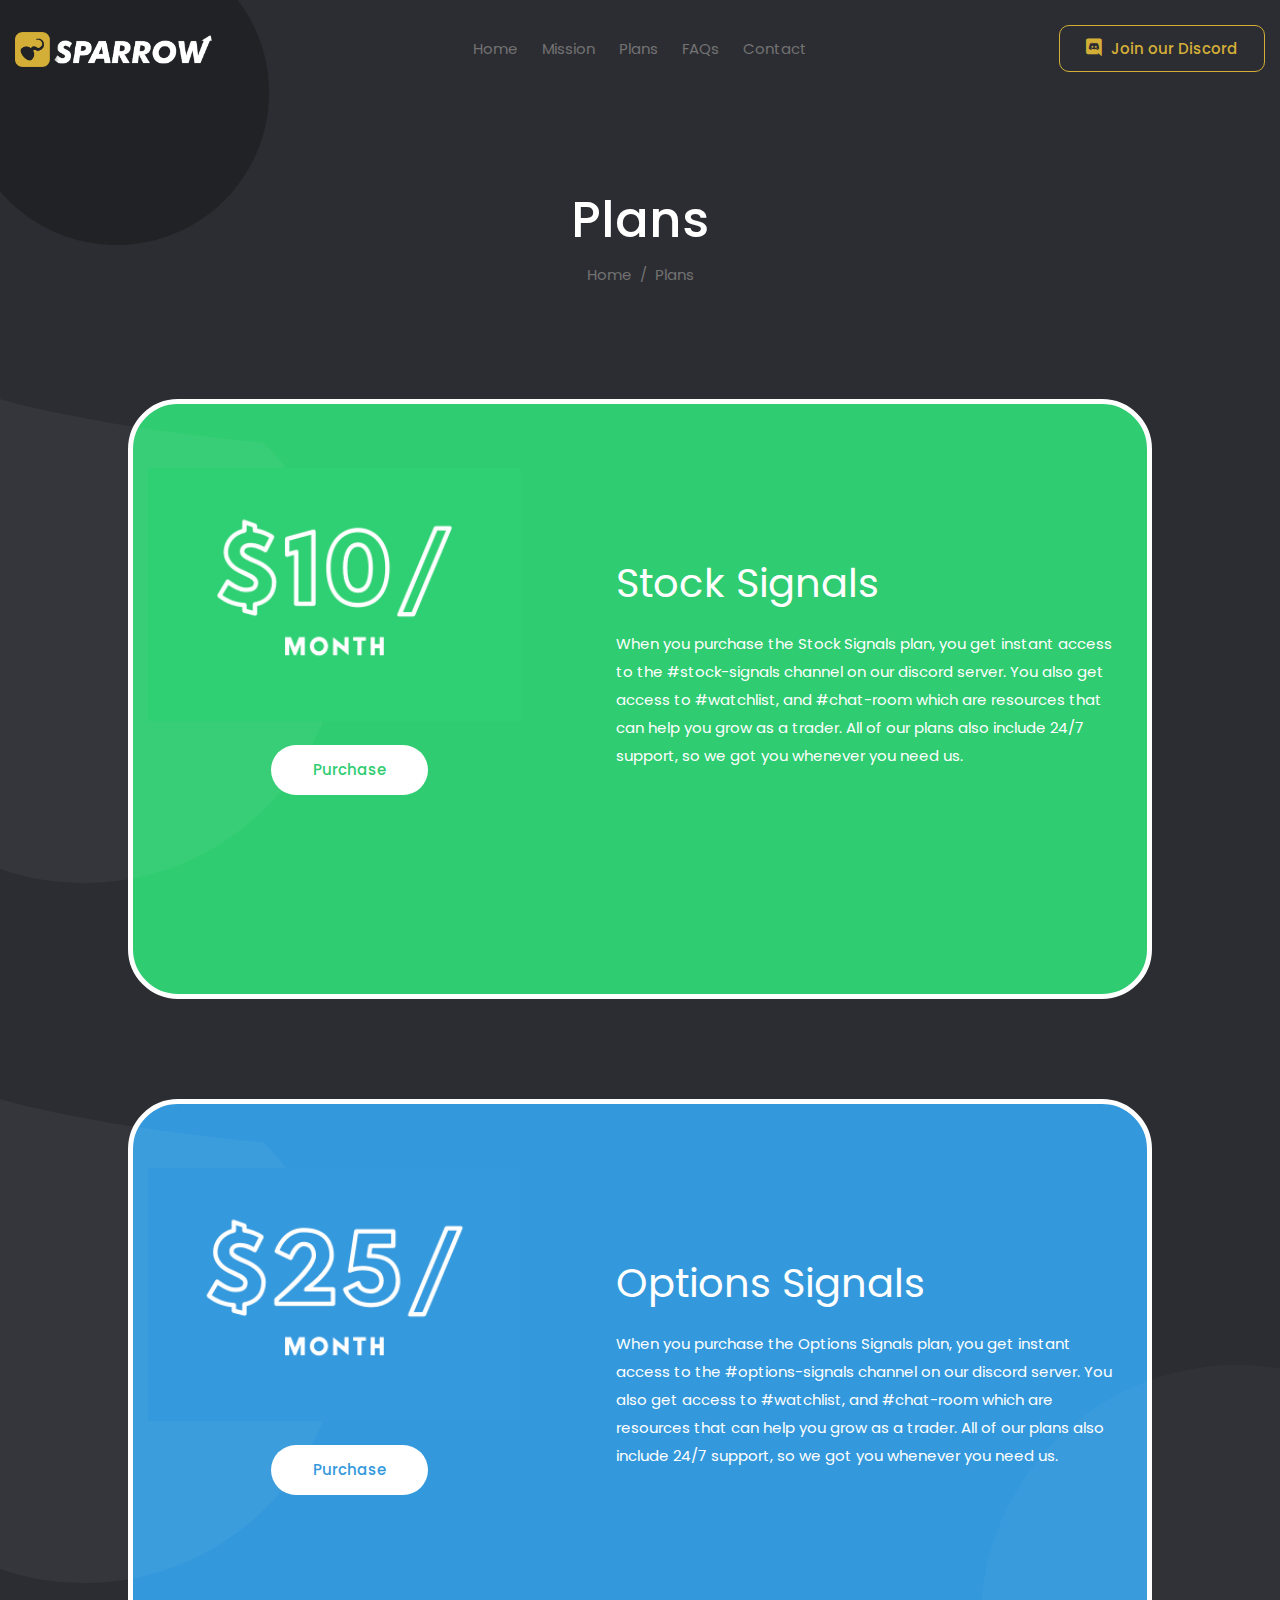
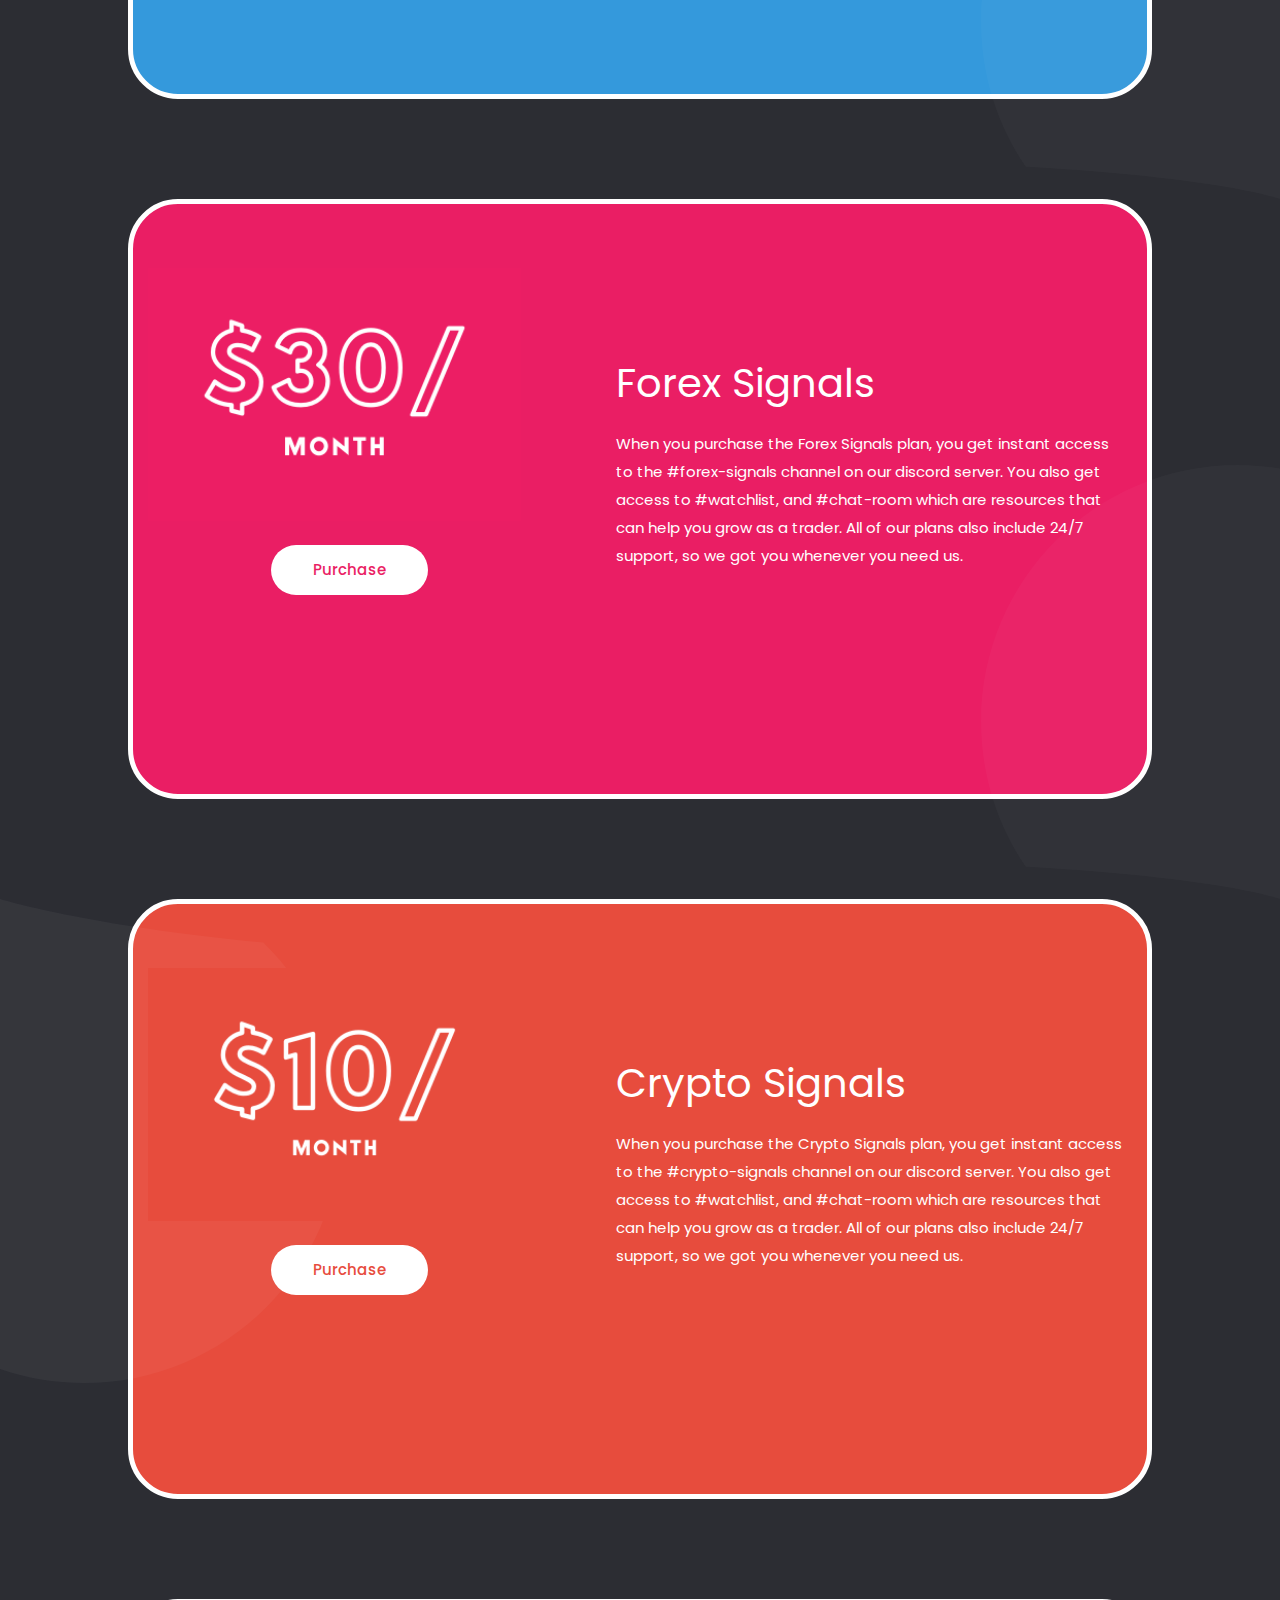
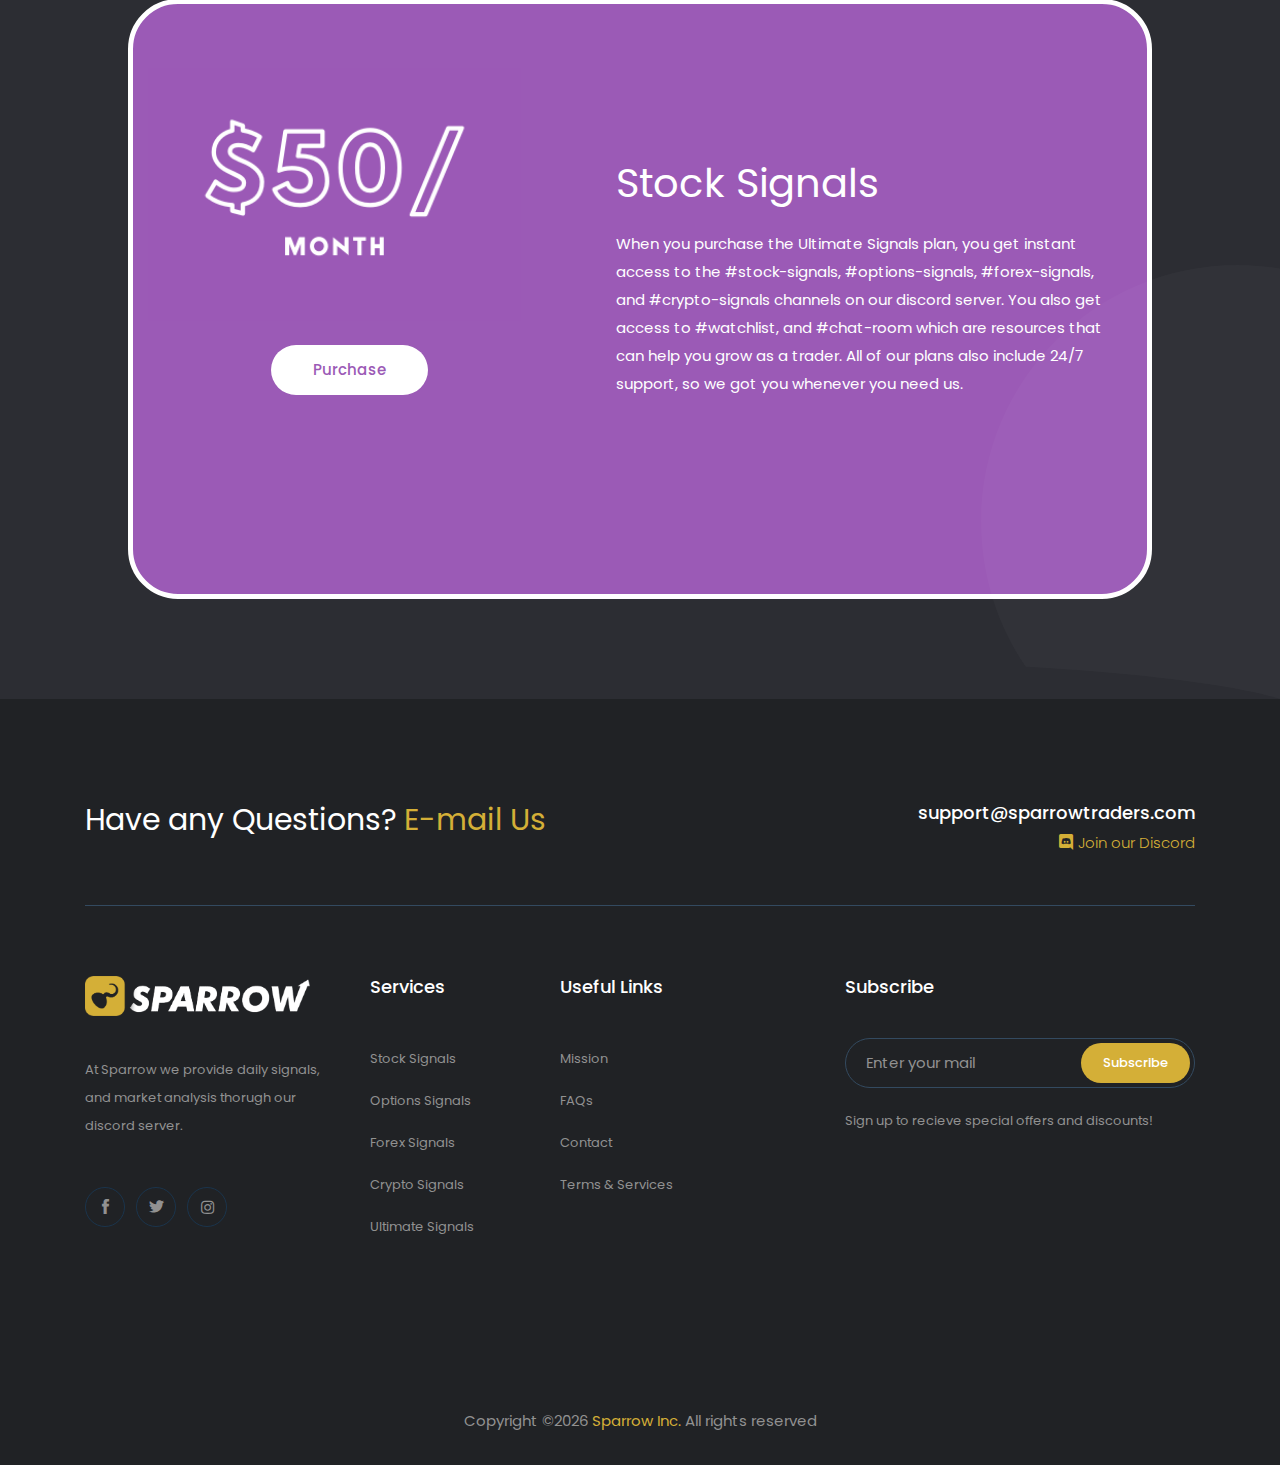
<file: plans.html>
<!doctype html>
<html class="no-js" lang="zxx">

<head>
    <meta charset="utf-8">
    <meta http-equiv="x-ua-compatible" content="ie=edge">
    <title>Sparrow</title>
    <meta name="description" content="">
    <meta name="viewport" content="width=device-width, initial-scale=1">

    <!-- <link rel="manifest" href="site.webmanifest"> -->
    <!-- Place favicon.ico in the root directory -->
    <link rel="shortcut icon" type="image/png" href="img/SparrowLogoFavicon2.png">
    <!-- CSS here -->
    <link rel="stylesheet" href="css/bootstrap.min.css">
    <link rel="stylesheet" href="css/owl.carousel.min.css">
    <link rel="stylesheet" href="css/magnific-popup.css">
    <link rel="stylesheet" href="css/font-awesome.min.css">
    <link rel="stylesheet" href="css/themify-icons.css">
    <link rel="stylesheet" href="css/nice-select.css">
    <link rel="stylesheet" href="css/flaticon.css">
    <link rel="stylesheet" href="css/gijgo.css">
    <link rel="stylesheet" href="css/animate.min.css">
    <link rel="stylesheet" href="css/slick.css">
    <link rel="stylesheet" href="css/slicknav.css">
    <link rel="stylesheet" href="css/style.css">
    <link rel="stylesheet" href="fontawesome/css/all.css" rel="stylesheet"> <!--load all styles -->
    <!-- <link rel="stylesheet" href="css/responsive.css"> -->

     <!-- Facebook Pixel Code -->
<script>
    !function(f,b,e,v,n,t,s)
    {if(f.fbq)return;n=f.fbq=function(){n.callMethod?
    n.callMethod.apply(n,arguments):n.queue.push(arguments)};
    if(!f._fbq)f._fbq=n;n.push=n;n.loaded=!0;n.version='2.0';
    n.queue=[];t=b.createElement(e);t.async=!0;
    t.src=v;s=b.getElementsByTagName(e)[0];
    s.parentNode.insertBefore(t,s)}(window, document,'script',
    'https://connect.facebook.net/en_US/fbevents.js');
    fbq('init', '171609214145418');
    fbq('track', 'PageView');
  </script>
  <noscript><img height="1" width="1" style="display:none"
    src="https://www.facebook.com/tr?id=171609214145418&ev=PageView&noscript=1"
  /></noscript>
  <!-- End Facebook Pixel Code --> 
</head>

<body>
    <!--[if lte IE 9]>
            <p class="browserupgrade">You are using an <strong>outdated</strong> browser. Please <a href="https://browsehappy.com/">upgrade your browser</a> to improve your experience and security.</p>
        <![endif]-->

    <!-- header-start -->
    <header>
        <div class="header-area ">
            <div id="sticky-header" class="main-header-area">
                <div class="container-fluid">
                    <div class="row align-items-center">
                        <div class="col-xl-3 col-lg-2">
                            <div class="logo">
                                <a href="index.html">
                                    <img src="img/logo2.png" height="35px" alt="">
                                </a>
                            </div>
                        </div>
                        <div class="col-xl-6 col-lg-7">
                            <div class="main-menu  d-none d-lg-block">
                                <nav>
                                    <ul id="navigation">
                                        <li><a href="index.html">Home</a></li>
                                        <li><a href="mission.html">Mission</a></li>
                                        <li><a href="plans.html">Plans</a></li>                                        
                                        <li><a href="faqs.html">FAQs</a></li>
                                        <li><a href="contact.html">Contact</a></li>
                                    </ul>
                                </nav>
                            </div>
                        </div>
                        <div class="col-xl-3 col-lg-3 d-none d-lg-block">
                            <div class="Appointment">
                                <div class="book_btn d-none d-lg-block">
                                    <a  href="https://discord.gg/xPtHXb2"> <i id="discordLogo" class="fab fa-discord"></i> Join our Discord</a>
                                </div>
                            </div>
                        </div>
                        <div class="col-12">
                            <div class="mobile_menu d-block d-lg-none"></div>
                        </div>
                    </div>

                </div>
            </div>
        </div>
    </header>
    <!-- header-end -->

    <!-- bradcam_area  -->
    <div class="bradcam_area">
            <div class="bradcam_shap">
                <img src="img/ilstrator/bradcam_ils.png" alt="">
            </div>
            <div class="container">
                <div class="row">
                    <div class="col-xl-12">
                        <div class="bradcam_text text-center">
                            <h3 style="color:white;" >Plans</h3>
                            <nav class="brad_cam_lists">
                                <ul class="breadcrumb">
                                    <li class="breadcrumb-item"><a href="index.html">Home</a></li>
                                    <li class="breadcrumb-item active" aria-current="page">Plans</li>
                                  </ul>
                            </nav>
                        </div>
                    </div>
                </div>
            </div>
        </div>
        <!-- /bradcam_area  -->

    <!-- Plan 1  -->
    <div class="case_study_area white_case_study">
        <div class="patrn_1 d-none d-lg-block">
            <img src="img/pattern/patrn_1.png" alt="">
        </div>
        <div class="compapy_info" id="features">
            <div class="container">
                <div class="row">
                    <div class="col-xl-5 col-md-5">
                        <div class="man_thumb">
                            <img src="img/case_study/StockPrice.png" alt="">
                            <br><br>
                            <a style="color: #2FCC71;" id="purchasePageBtn1" href="https://launchpass.com/sparrow/stock-signals" class="boxed-btn3 feature-btn">Purchase</a>
                            <script type="text/javascript">
                                document.getElementById('purchasePageBtn1').addEventListener('click', function() {
                                fbq('track', 'Purchase');
                                }, false);
                                </script>
                        </div>
                    </div>
                    <div id="purchaseBlurb" class="col-xl-7 col-md-7">
                        <div id="companyMobile" class="company_info">
                            <h3 id="infoTitle" >Stock Signals</h3>
                                <p id="purchaseText" >When you purchase the Stock Signals plan, you get instant access to the #stock-signals channel
                                    on our discord server. You also get access to #watchlist, and #chat-room which are resources that can help you grow
                                    as a trader. All of our plans also include 24/7 support, so we got you whenever you need us. 
                                </p>
                            </div>
                    </div>
                </div>
            </div>
        </div>
    </div>
    <!--/ Plan 1  -->

    <!-- Plan 2  -->
    <div class="case_study_area white_case_study">
        <div class="patrn_1 d-none d-lg-block">
            <img src="img/pattern/patrn_1.png" alt="">
        </div>
        <div class="patrn_2 d-none d-lg-block">
            <img src="img/pattern/patrn.png" alt="">
        </div>
        <div class="compapy_info" id="features1">
            <div class="container">
                <div class="row">
                    <div class="col-xl-5 col-md-5">
                        <div class="man_thumb">
                            <img src="img/case_study/OptionsPrice.png" alt="">
                            <br><br>
                            <a style="color: #3499DC;" id="purchasePageBtn2" href="https://launchpass.com/sparrow/options-signals" class="boxed-btn3 feature-btn">Purchase</a>
                            <script type="text/javascript">
                                document.getElementById('purchasePageBtn2').addEventListener('click', function() {
                                fbq('track', 'Purchase');
                                }, false);
                                </script>
                        </div>
                    </div>
                    <div id="purchaseBlurb" class="col-xl-7 col-md-7">
                        <div id="companyMobile" class="company_info">
                            <h3 id="infoTitle" >Options Signals</h3>
                                <p id="purchaseText" >When you purchase the Options Signals plan, you get instant access to the #options-signals channel
                                    on our discord server. You also get access to #watchlist, and #chat-room which are resources that can help you grow
                                    as a trader. All of our plans also include 24/7 support, so we got you whenever you need us. </p>
                            </div>
                    </div>
                </div>
            </div>
        </div>
    </div>
    <!--/ Plan 2  -->

    <!-- Plan 3  -->
    <div class="case_study_area white_case_study">
        <div class="patrn_2 d-none d-lg-block">
            <img src="img/pattern/patrn.png" alt="">
        </div>
        <div class="compapy_info" id="features2">
            <div class="container">
                <div class="row">
                    <div class="col-xl-5 col-md-5">
                        <div class="man_thumb">
                            <img src="img/case_study/ForexPrice.png" alt="">
                            <br><br>
                            <a style="color: #EA1E64;" id="purchasePageBtn3" href="https://launchpass.com/sparrow/forex-signals" class="boxed-btn3 feature-btn">Purchase</a>
                            <script type="text/javascript">
                                document.getElementById('purchasePageBtn3').addEventListener('click', function() {
                                fbq('track', 'Purchase');
                                }, false);
                                </script>
                        </div>
                    </div>
                    <div id="purchaseBlurb" class="col-xl-7 col-md-7">
                        <div id="companyMobile" class="company_info">
                            <h3 id="infoTitle" >Forex Signals</h3>
                                <p id="purchaseText" >When you purchase the Forex Signals plan, you get instant access to the #forex-signals channel
                                    on our discord server. You also get access to #watchlist, and #chat-room which are resources that can help you grow
                                    as a trader. All of our plans also include 24/7 support, so we got you whenever you need us. </p>
                            </div>
                    </div>
                </div>
            </div>
        </div>
    </div>
    <!--/ Plan 3  -->

    <!-- Plan 4  -->
    <div class="case_study_area white_case_study">
        <div class="patrn_1 d-none d-lg-block">
            <img src="img/pattern/patrn_1.png" alt="">
        </div>

        <div class="compapy_info" id="features3">
            <div class="container">
                <div class="row">
                    <div class="col-xl-5 col-md-5">
                        <div class="man_thumb">
                            <img src="img/case_study/CryptoPrice.png" alt="">
                            <br><br>
                            <a style="color: #E74C3D;" id="purchasePageBtn4" href="https://launchpass.com/sparrow/crypto-signals" class="boxed-btn3 feature-btn">Purchase</a>
                            <script type="text/javascript">
                                document.getElementById('purchasePageBtn4').addEventListener('click', function() {
                                fbq('track', 'Purchase');
                                }, false);
                                </script>
                        </div>
                    </div>
                    <div id="purchaseBlurb" class="col-xl-7 col-md-7">
                        <div id="companyMobile" class="company_info">
                            <h3 id="infoTitle" >Crypto Signals</h3>
                                <p id="purchaseText" >When you purchase the Crypto Signals plan, you get instant access to the #crypto-signals channel
                                    on our discord server. You also get access to #watchlist, and #chat-room which are resources that can help you grow
                                    as a trader. All of our plans also include 24/7 support, so we got you whenever you need us. </p>
                            </div>
                    </div>
                </div>
            </div>
        </div>
    </div>
    <!--/ Plan 4  -->

    <!-- Plan 5  -->
    <div class="case_study_area white_case_study">
        <div class="patrn_2 d-none d-lg-block">
            <img src="img/pattern/patrn.png" alt="">
        </div>
        <div class="compapy_info" id="features4">
            <div class="container">
                <div class="row">
                    <div class="col-xl-5 col-md-5">
                        <div class="man_thumb">
                            <img src="img/case_study/UltimatePrice.png" alt="">
                            <br><br>
                            <a style="color: #9B5AB6;" id="purchasePageBtn5" href="https://launchpass.com/sparrow/ultimate-signals" class="boxed-btn3 feature-btn">Purchase</a>
                            <script type="text/javascript">
                                document.getElementById('purchasePageBtn5').addEventListener('click', function() {
                                fbq('track', 'Purchase');
                                }, false);
                                </script>
                        </div>
                    </div>
                    <div id="purchaseBlurb" class="col-xl-7 col-md-7">
                        <div id="companyMobile" class="company_info">
                            <h3 id="infoTitle" >Stock Signals</h3>
                                <p id="purchaseText" >When you purchase the Ultimate Signals plan, you get instant access to the #stock-signals, #options-signals,
                                    #forex-signals, and #crypto-signals channels
                                    on our discord server. You also get access to #watchlist, and #chat-room which are resources that can help you grow
                                    as a trader. All of our plans also include 24/7 support, so we got you whenever you need us. </p>
                            </div>
                    </div>
                </div>
            </div>
        </div>
    </div>
    <!--/ Plan 5  -->



    <footer class="footer">
        <div class=" container">
            <div class="pro_border">
                    <div class="row">
                            <div class="col-xl-6 col-md-6">
                                <div class="lets_projects">
                                    <h3>Have any Questions? <a href="mailto:support@sparrowtraders.com?" subject="Sparrow Inquiry">E-mail Us</a> </h3>
                                </div>
                            </div>
                            <div class="col-xl-6 col-md-6">
                                <div class="phone_number">
                                    <h4 style="color:white">support@sparrowtraders.com</h4>
                                    <span style="color:#D4AF37"><i class="fab fa-discord" ></i><a style="padding-left:5px;" href="https://discord.gg/nGw8asA">Join our Discord</a></span>
                                </div>
                            </div>
                        </div>
            </div>
        </div>
        <div class="footer_top">
            <div class="container">
                <div class="row">
                    <div class="col-xl-3 col-md-6 col-lg-3">
                        <div class="footer_widget">
                            <div class="footer_logo">
                                <a href="#">
                                    <img src="img/logo2.png" height="40px" alt="">
                                </a>
                            </div>
                            <p>
                                At Sparrow we provide daily signals, and market analysis thorugh our discord server.
                            </p>
                            <div class="socail_links">
                                <ul>
                                    <li>
                                        <a href="https://www.facebook.com/sparrowtraders/">
                                            <i class="ti-facebook"></i>
                                        </a>
                                    </li>
                                    <li>
                                        <a href="https://twitter.com/sparrowtraders">
                                            <i class="ti-twitter-alt"></i>
                                        </a>
                                    </li>
                                    <li>
                                        <a href="https://www.instagram.com/sparrowtraders/">
                                            <i class="fab fa-instagram"></i>
                                        </a>
                                    </li>
                                </ul>
                            </div>

                        </div>
                    </div>
                    <div class="col-xl-2 col-md-6 col-lg-3">
                        <div class="footer_widget">
                            <h3 class="footer_title">
                                    Services
                            </h3>
                            <ul>
                                <li><a href="https://launchpass.com/sparrow/stock-signals">Stock Signals</a></li>
                                <li><a href="https://launchpass.com/sparrow/options-signals">Options Signals</a></li>
                                <li><a href="https://launchpass.com/sparrow/forex-signals">Forex Signals</a></li>
                                <li><a href="https://launchpass.com/sparrow/crypto-signals">Crypto Signals</a></li>
                                <li><a href="https://launchpass.com/sparrow/ultimate-signals">Ultimate Signals</a></li>
                            </ul>

                        </div>
                    </div>
                    <div class="col-xl-2 col-md-6 col-lg-2">
                        <div class="footer_widget">
                            <h3 class="footer_title">
                                    Useful Links
                            </h3>
                            <ul>
                                <li><a href="mission.html">Mission</a></li>
                                <li><a href="faqs.html">FAQs</a></li>
                                <li><a href="contact.html"> Contact</a></li>
                                <li><a href="terms.html">Terms & Services</a></li>
                            </ul>
                        </div>
                    </div>
                    <div class="col-xl-4 offset-xl-1 col-md-6 col-lg-4">
                            <div class="footer_widget">
                                    <h3 class="footer_title">
                                            Subscribe
                                    </h3>
                                    <form action="#" class="newsletter_form">
                                        <input type="text" placeholder="Enter your mail">
                                        <button type="submit">Subscribe</button>
                                    </form>
                                    <p class="newsletter_text">Sign up to recieve special offers and discounts!</p>
                                </div>
                    </div>
                </div>
            </div>
        </div>
        <div class="copy-right_text">
            <div class="container">
                <div class="footer_border"></div>
                <div class="row">
                    <div class="col-xl-12">
                        <p class="copy_right text-center">
                            <!-- Link back to Colorlib can't be removed. Template is licensed under CC BY 3.0. -->
                            Copyright &copy;<script>document.write(new Date().getFullYear());</script> <a href="index.html"><span id="sparrowFooterLink" >Sparrow Inc.</span></a> All rights reserved
                        </p>
                    </div>
                </div>
            </div>
        </div>
    </footer>

    <!-- JS here -->
    <script src="js/vendor/modernizr-3.5.0.min.js"></script>
    <script src="js/vendor/jquery-1.12.4.min.js"></script>
    <script src="js/popper.min.js"></script>
    <script src="js/bootstrap.min.js"></script>
    <script src="js/owl.carousel.min.js"></script>
    <script src="js/isotope.pkgd.min.js"></script>
    <script src="js/ajax-form.js"></script>
    <script src="js/waypoints.min.js"></script>
    <script src="js/jquery.counterup.min.js"></script>
    <script src="js/imagesloaded.pkgd.min.js"></script>
    <script src="js/scrollIt.js"></script>
    <script src="js/jquery.scrollUp.min.js"></script>
    <script src="js/wow.min.js"></script>
    <script src="js/nice-select.min.js"></script>
    <script src="js/jquery.slicknav.min.js"></script>
    <script src="js/jquery.magnific-popup.min.js"></script>
    <script src="js/plugins.js"></script>
    <script src="js/gijgo.min.js"></script>

    <!--contact js-->
    <script src="js/contact.js"></script>
    <script src="js/jquery.ajaxchimp.min.js"></script>
    <script src="js/jquery.form.js"></script>
    <script src="js/jquery.validate.min.js"></script>
    <script src="js/mail-script.js"></script>

    <script src="js/main.js"></script>
    <script src="//code.tidio.co/2nye5xthb0cbdpo3ygqzvkz4iav7qtuq.js" async></script>
</body>

</html>
</file>
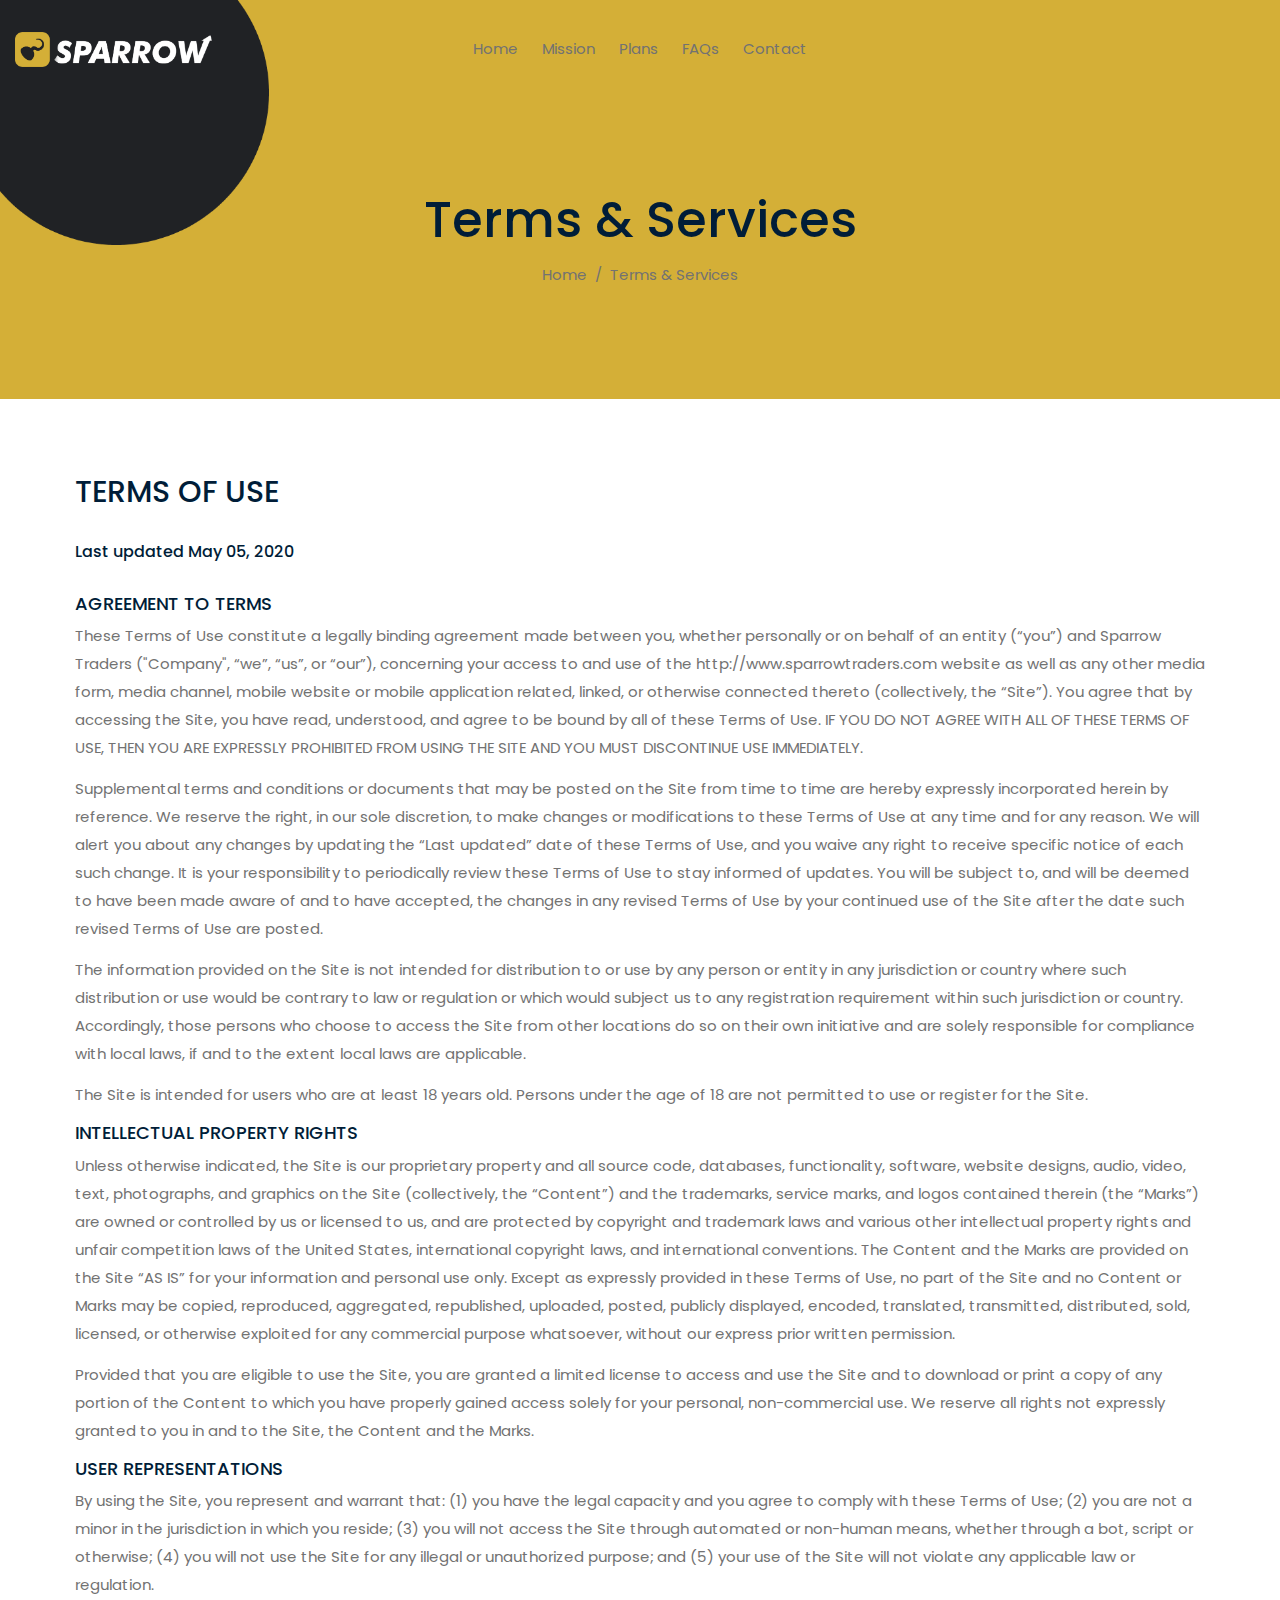
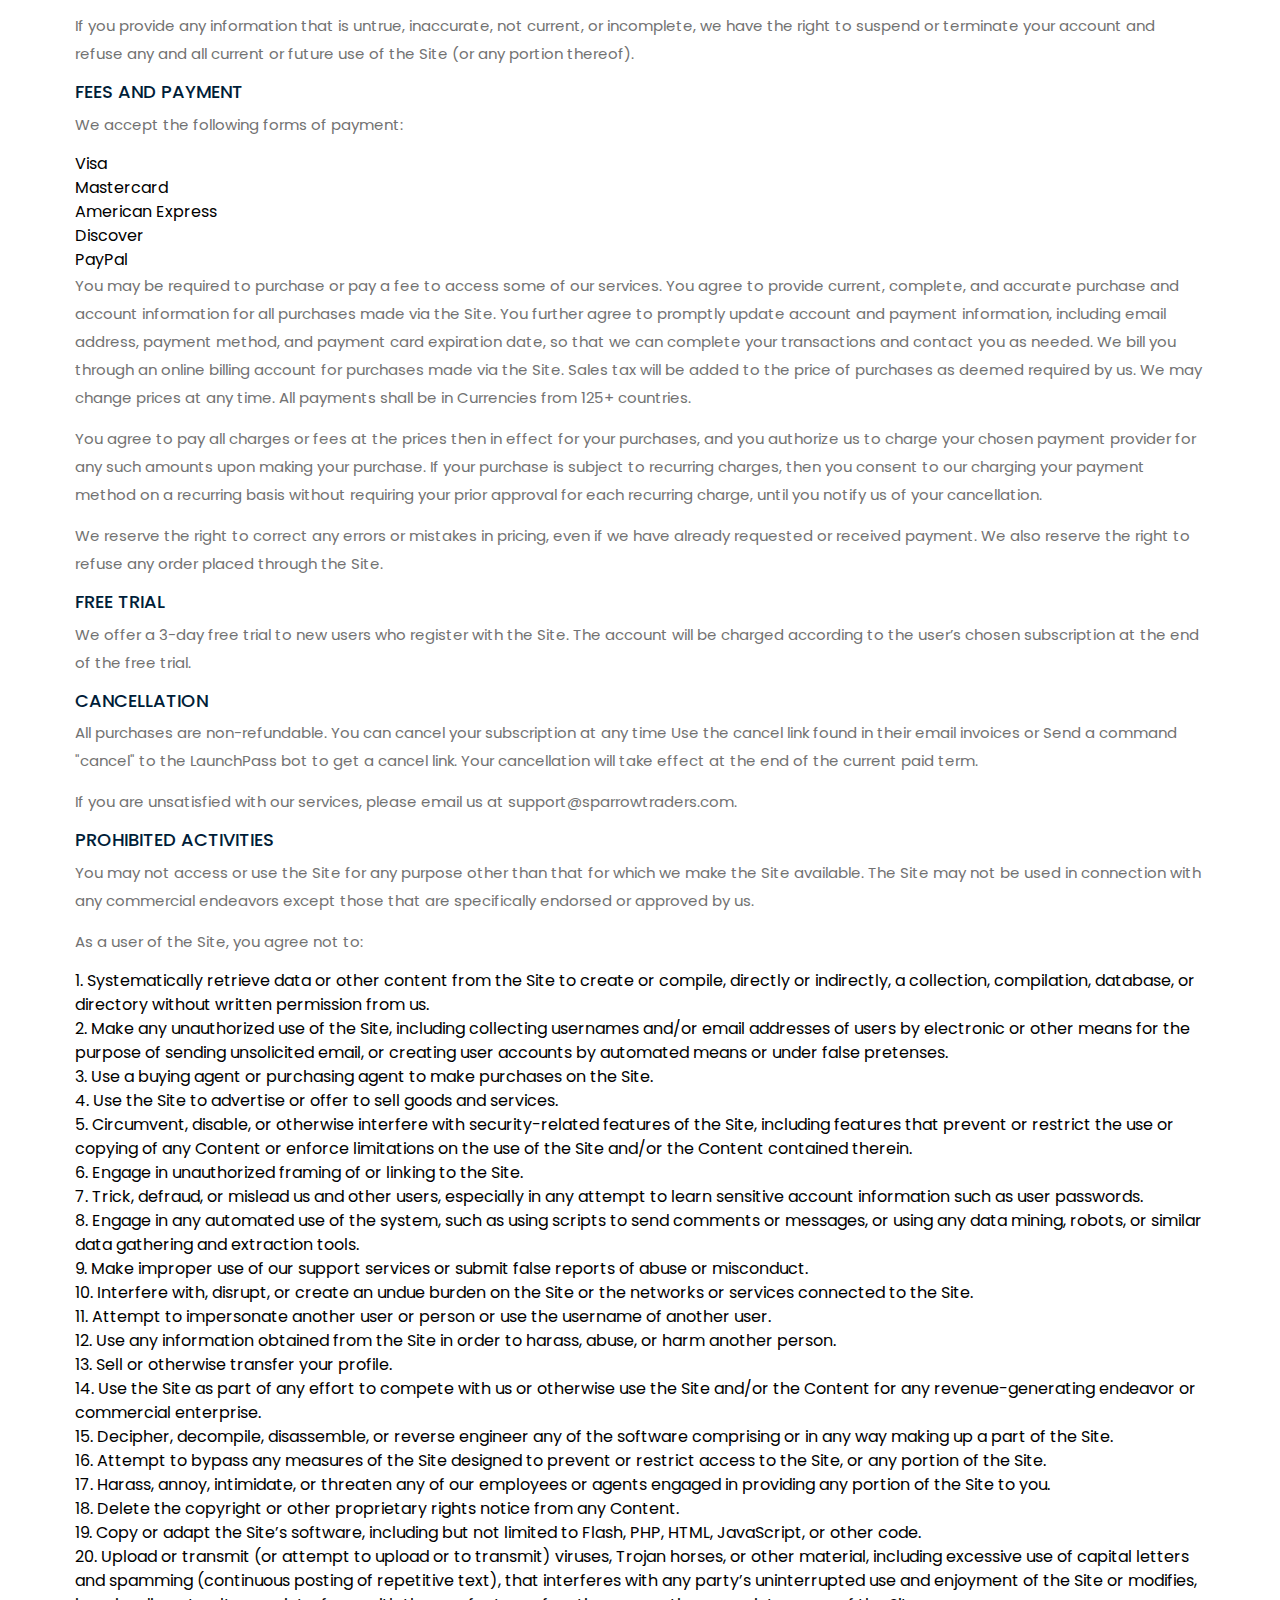
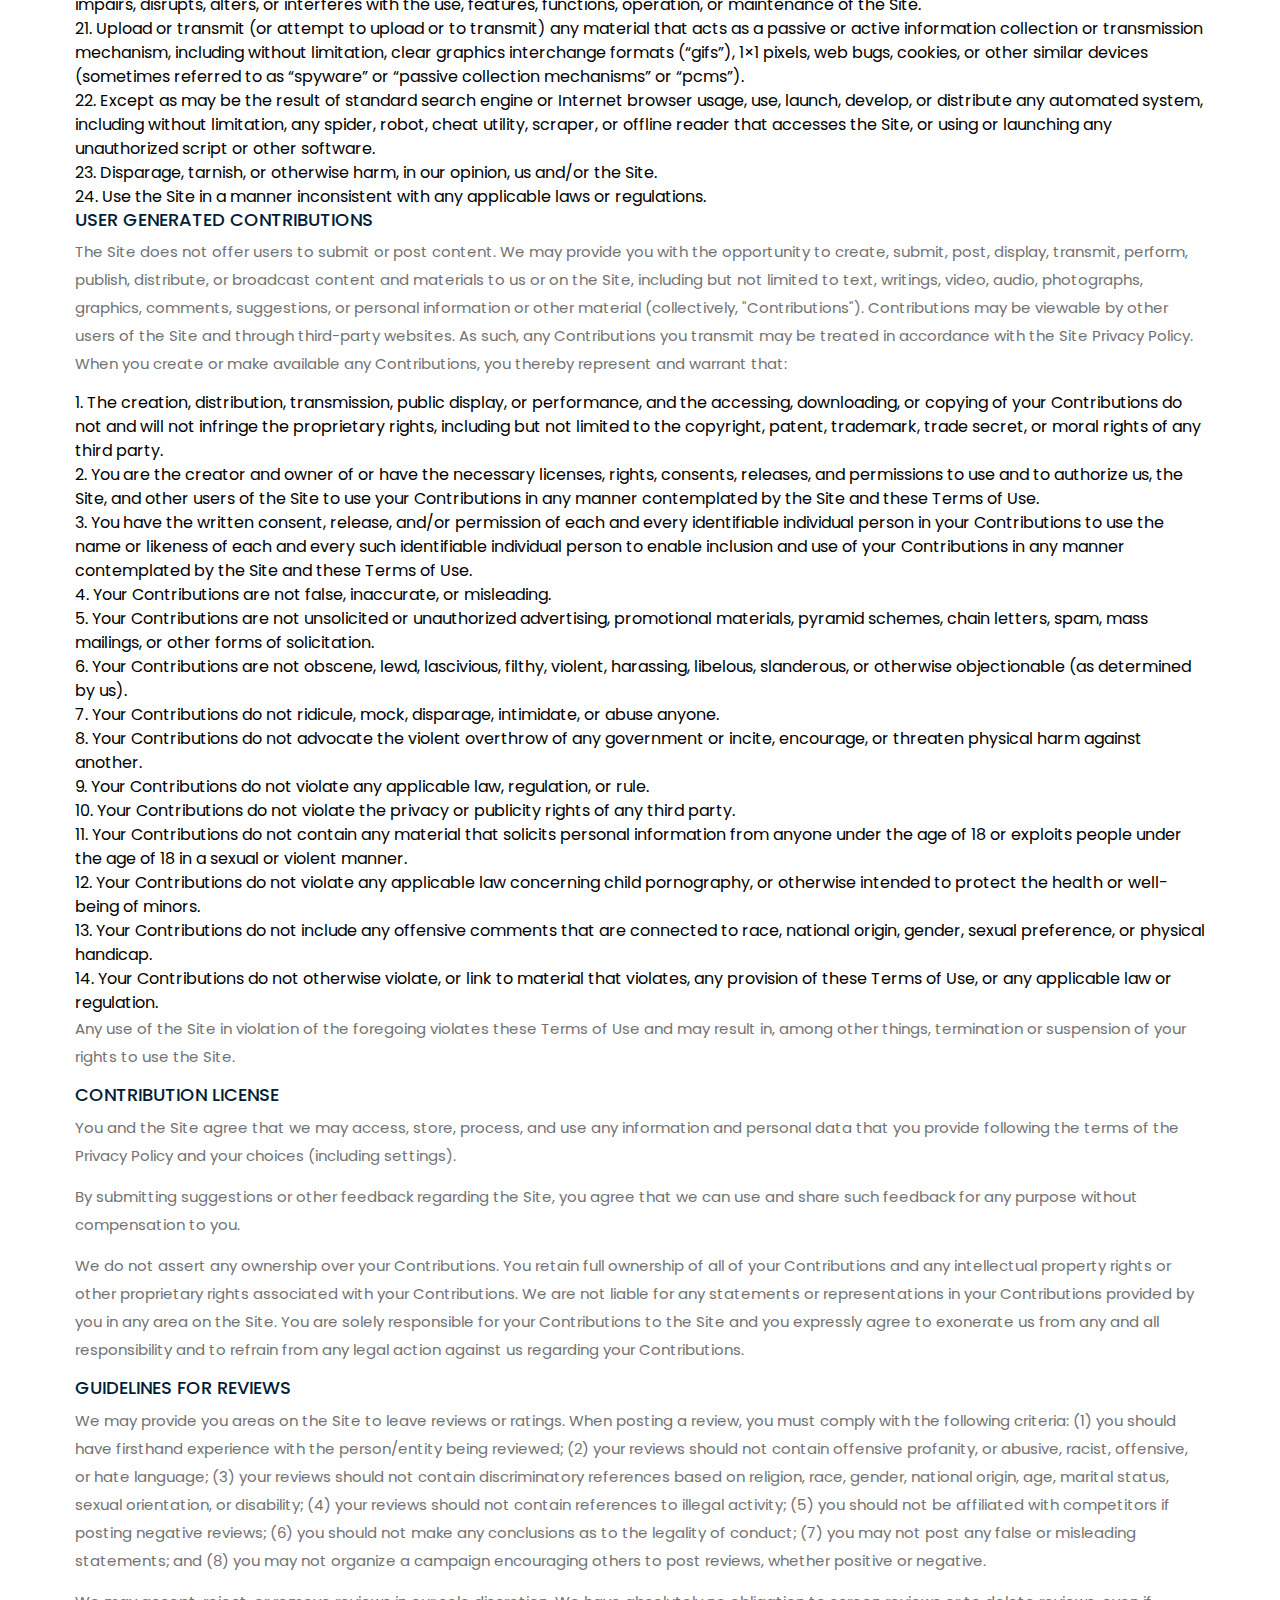
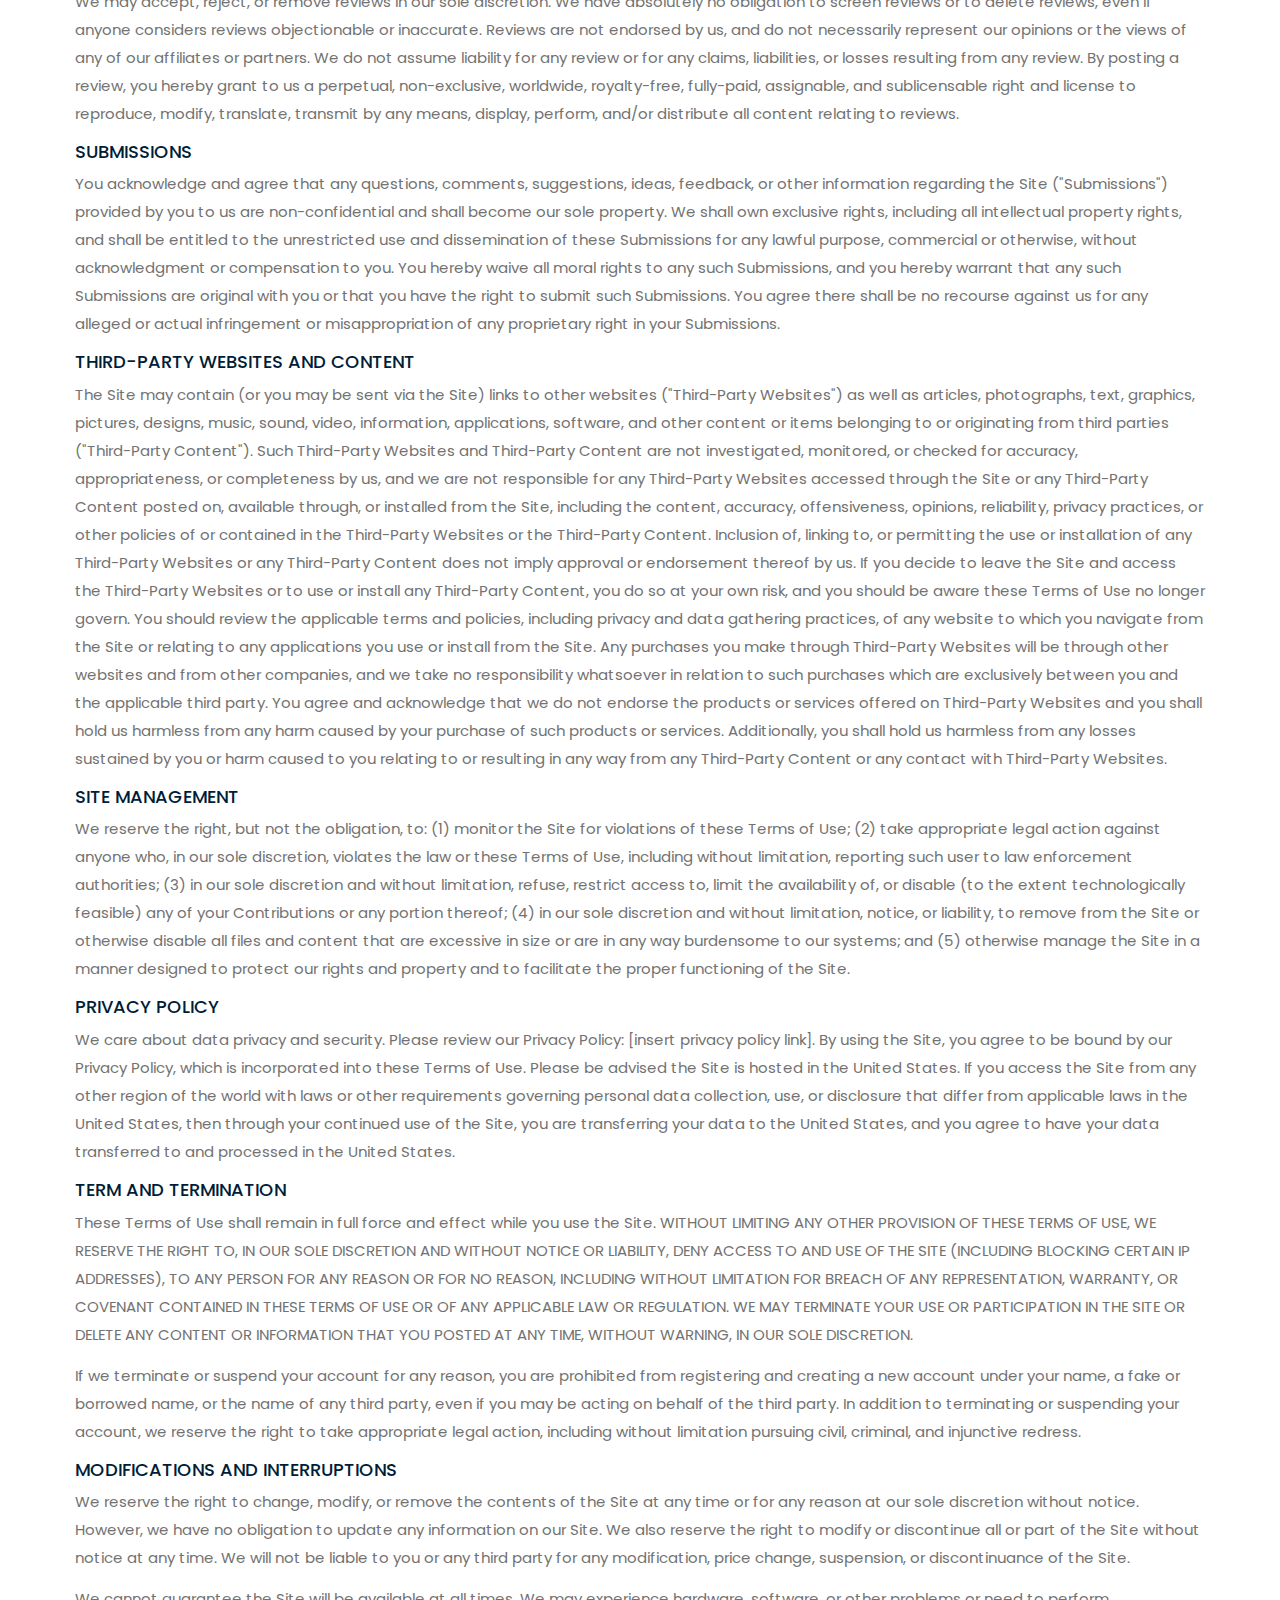
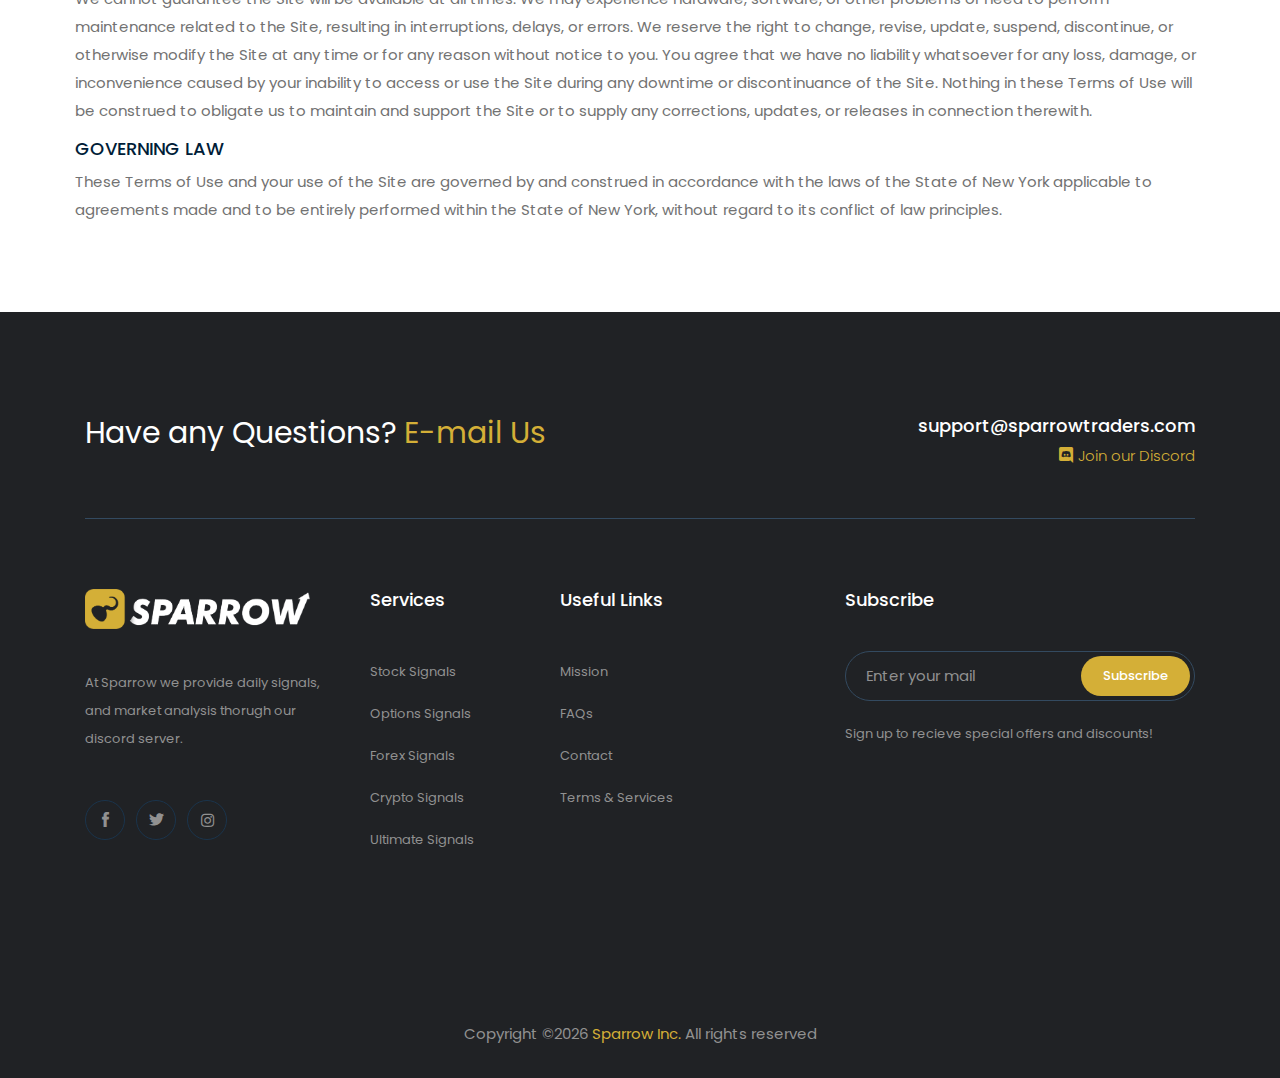
<file: terms.html>
<!doctype html>
<html class="no-js" lang="zxx">

<head>
    <meta charset="utf-8">
    <meta http-equiv="x-ua-compatible" content="ie=edge">
    <title>Sparrow</title>
    <meta name="description" content="">
    <meta name="viewport" content="width=device-width, initial-scale=1">

    <!-- <link rel="manifest" href="site.webmanifest"> -->
    <!-- Place favicon.ico in the root directory -->
    <link rel="shortcut icon" type="image/png" href="img/SparrowLogoFavicon2.png">
    <!-- CSS here -->
    <link rel="stylesheet" href="css/bootstrap.min.css">
    <link rel="stylesheet" href="css/owl.carousel.min.css">
    <link rel="stylesheet" href="css/magnific-popup.css">
    <link rel="stylesheet" href="css/font-awesome.min.css">
    <link rel="stylesheet" href="css/themify-icons.css">
    <link rel="stylesheet" href="css/nice-select.css">
    <link rel="stylesheet" href="css/flaticon.css">
    <link rel="stylesheet" href="css/gijgo.css">
    <link rel="stylesheet" href="css/animate.min.css">
    <link rel="stylesheet" href="css/slick.css">
    <link rel="stylesheet" href="css/slicknav.css">
    <link rel="stylesheet" href="css/style.css">
    <link rel="stylesheet" href="fontawesome/css/all.css" rel="stylesheet"> <!--load all styles -->
    <!-- <link rel="stylesheet" href="css/responsive.css"> -->

     <!-- Facebook Pixel Code -->
<script>
    !function(f,b,e,v,n,t,s)
    {if(f.fbq)return;n=f.fbq=function(){n.callMethod?
    n.callMethod.apply(n,arguments):n.queue.push(arguments)};
    if(!f._fbq)f._fbq=n;n.push=n;n.loaded=!0;n.version='2.0';
    n.queue=[];t=b.createElement(e);t.async=!0;
    t.src=v;s=b.getElementsByTagName(e)[0];
    s.parentNode.insertBefore(t,s)}(window, document,'script',
    'https://connect.facebook.net/en_US/fbevents.js');
    fbq('init', '171609214145418');
    fbq('track', 'PageView');
  </script>
  <noscript><img height="1" width="1" style="display:none"
    src="https://www.facebook.com/tr?id=171609214145418&ev=PageView&noscript=1"
  /></noscript>
  <!-- End Facebook Pixel Code --> 
</head>

<body>
    <!--[if lte IE 9]>
            <p class="browserupgrade">You are using an <strong>outdated</strong> browser. Please <a href="https://browsehappy.com/">upgrade your browser</a> to improve your experience and security.</p>
        <![endif]-->

    <!-- header-start -->
    <header>
        <div class="header-area ">
            <div id="sticky-header" class="main-header-area">
                <div class="container-fluid">
                    <div class="row align-items-center">
                        <div class="col-xl-3 col-lg-2">
                            <div class="logo">
                                <a href="index.html">
                                    <img src="img/logo2.png" height="35px" alt="">
                                </a>
                            </div>
                        </div>
                        <div class="col-xl-6 col-lg-7">
                            <div class="main-menu  d-none d-lg-block">
                                <nav>
                                    <ul id="navigation">
                                        <li><a href="index.html">Home</a></li>
                                        <li><a href="mission.html">Mission</a></li>
                                        <li><a href="plans.html">Plans</a></li>                                        
                                        <li><a href="faqs.html">FAQs</a></li>
                                        <li><a href="contact.html">Contact</a></li>
                                    </ul>
                                </nav>
                            </div>
                        </div>
                        <div class="col-xl-3 col-lg-3 d-none d-lg-block">
                            <div class="Appointment">
                                <div class="book_btn d-none d-lg-block">
                                    <a  href="https://discord.gg/xPtHXb2"> <i id="discordLogo" class="fab fa-discord"></i> Join our Discord</a>
                                </div>
                            </div>
                        </div>
                        <div class="col-12">
                            <div class="mobile_menu d-block d-lg-none"></div>
                        </div>
                    </div>

                </div>
            </div>
        </div>
    </header>
    <!-- header-end -->
    
    <!-- bradcam_area  -->
    <div style="background-color: #D4AF37;" class="bradcam_area">
        <div class="bradcam_shap">
            <img src="img/ilstrator/bradcam_ils.png" alt="">
        </div>
            <div class="container">
                <div class="row">
                    <div class="col-xl-12">
                        <div class="bradcam_text text-center">
                            <h3>Terms & Services</h3>
                            <nav class="brad_cam_lists">
                                <ul class="breadcrumb">
                                    <li class="breadcrumb-item"><a href="index.html">Home</a></li>
                                    <li class="breadcrumb-item active" aria-current="page">Terms & Services</li>
                                  </ul>
                            </nav>
                        </div>
                    </div>
                </div>
            </div>
        </div>
        <!-- /bradcam_area  -->

<div style="background-color: #fff; color:black; padding:75px">

<h2>TERMS OF USE</h2>
<br>
<h5>Last updated May 05, 2020</h5>
 <br>

 
<h4> AGREEMENT TO TERMS </h4>
 
<p>These Terms of Use constitute a legally binding agreement made between you, whether personally or on behalf of an entity (“you”) and Sparrow Traders ("Company", “we”, “us”, or “our”), concerning your access to and use of the http://www.sparrowtraders.com website as well as any other media form, media channel, mobile website or mobile application related, linked, or otherwise connected thereto (collectively, the “Site”). You agree that by accessing the Site, you have read, understood, and agree to be bound by all of these Terms of Use. IF YOU DO NOT AGREE WITH ALL OF THESE TERMS OF USE, THEN YOU ARE EXPRESSLY PROHIBITED FROM USING THE SITE AND YOU MUST DISCONTINUE USE IMMEDIATELY. </p>
 
<p>Supplemental terms and conditions or documents that may be posted on the Site from time to time are hereby expressly incorporated herein by reference. We reserve the right, in our sole discretion, to make changes or modifications to these Terms of Use at any time and for any reason. We will alert you about any changes by updating the “Last updated” date of these Terms of Use, and you waive any right to receive specific notice of each such change. It is your responsibility to periodically review these Terms of Use to stay informed of updates. You will be subject to, and will be deemed to have been made aware of and to have accepted, the changes in any revised Terms of Use by your continued use of the Site after the date such revised Terms of Use are posted.  </p>
 
<p>The information provided on the Site is not intended for distribution to or use by any person or entity in any jurisdiction or country where such distribution or use would be contrary to law or regulation or which would subject us to any registration requirement within such jurisdiction or country. Accordingly, those persons who choose to access the Site from other locations do so on their own initiative and are solely responsible for compliance with local laws, if and to the extent local laws are applicable. </p>

<p>The Site is intended for users who are at least 18 years old. Persons under the age of 18 are not permitted to use or register for the Site. </p>
 

<h4> INTELLECTUAL PROPERTY RIGHTS </h4>
 
<p>Unless otherwise indicated, the Site is our proprietary property and all source code, databases, functionality, software, website designs, audio, video, text, photographs, and graphics on the Site (collectively, the “Content”) and the trademarks, service marks, and logos contained therein (the “Marks”) are owned or controlled by us or licensed to us, and are protected by copyright and trademark laws and various other intellectual property rights and unfair competition laws of the United States, international copyright laws, and international conventions. The Content and the Marks are provided on the Site “AS IS” for your information and personal use only. Except as expressly provided in these Terms of Use, no part of the Site and no Content or Marks may be copied, reproduced, aggregated, republished, uploaded, posted, publicly displayed, encoded, translated, transmitted, distributed, sold, licensed, or otherwise exploited for any commercial purpose whatsoever, without our express prior written permission. </p>
 
<p>Provided that you are eligible to use the Site, you are granted a limited license to access and use the Site and to download or print a copy of any portion of the Content to which you have properly gained access solely for your personal, non-commercial use. We reserve all rights not expressly granted to you in and to the Site, the Content and the Marks. </p>
 

<h4> USER REPRESENTATIONS </h4>
 
<p>By using the Site, you represent and warrant that: (1) you have the legal capacity and you agree to comply with these Terms of Use; (2) you are not a minor in the jurisdiction in which you reside; (3) you will not access the Site through automated or non-human means, whether through a bot, script or otherwise; (4) you will not use the Site for any illegal or unauthorized purpose; and (5) your use of the Site will not violate any applicable law or regulation. </p>
 
<p>If you provide any information that is untrue, inaccurate, not current, or incomplete, we have the right to suspend or terminate your account and refuse any and all current or future use of the Site (or any portion thereof). </p>


<h4> FEES AND PAYMENT </h4>

<p>We accept the following forms of payment:

<ul>
<li> Visa </li> 
<li> Mastercard </li> 
<li> American Express </li> 
<li> Discover </li> 
<li> PayPal </li> 
</ul>


<p>You may be required to purchase or pay a fee to access some of our services. You agree to provide current, complete, and accurate purchase and account information for all purchases made via the Site. You further agree to promptly update account and payment information, including email address, payment method, and payment card expiration date, so that we can complete your transactions and contact you as needed. We bill you through an online billing account for purchases made via the Site. Sales tax will be added to the price of purchases as deemed required by us. We may change prices at any time. All payments shall be in Currencies from 125+ countries. </p>

<p>You agree to pay all charges or fees at the prices then in effect for your purchases, and you authorize us to charge your chosen payment provider for any such amounts upon making your purchase. If your purchase is subject to recurring charges, then you consent to our charging your payment method on a recurring basis without requiring your prior approval for each recurring charge, until you notify us of your cancellation. </p>
 
<p>We reserve the right to correct any errors or mistakes in pricing, even if we have already requested or received payment. We also reserve the right to refuse any order placed through the Site. </p>


<h4> FREE TRIAL </h4>
 
<p>We offer a 3-day free trial to new users who register with the Site. The account will be charged according to the user’s chosen subscription at the end of the free trial. </p>


<h4> CANCELLATION </h4>
 
<p>All purchases are non-refundable. You can cancel your subscription at any time Use the cancel link found in their email invoices or Send a command "cancel" to the LaunchPass bot to get a cancel link. Your cancellation will take effect at the end of the current paid term. </p>
 
<p>If you are unsatisfied with our services, please email us at support@sparrowtraders.com. </p>


<h4> PROHIBITED ACTIVITIES  </h4>

<p>You may not access or use the Site for any purpose other than that for which we make the Site available. The Site may not be used in connection with any commercial endeavors except those that are specifically endorsed or approved by us.  </p>

<p>As a user of the Site, you agree not to: </p>

<ul>
<li> 1.  Systematically retrieve data or other content from the Site to create or compile, directly or indirectly, a collection, compilation, database, or directory without written permission from us.
</li> 
<li> 2.  Make any unauthorized use of the Site, including collecting usernames and/or email addresses of users by electronic or other means for the purpose of sending unsolicited email, or creating user accounts by automated means or under false pretenses.
</li> 
<li> 3.  Use a buying agent or purchasing agent to make purchases on the Site. </li> 
<li> 4.  Use the Site to advertise or offer to sell goods and services.</li> 
<li> 5.  Circumvent, disable, or otherwise interfere with security-related features of the Site, including features that prevent or restrict the use or copying of any Content or enforce limitations on the use of the Site and/or the Content contained therein.</li> 
<li> 6.  Engage in unauthorized framing of or linking to the Site. </li> 
<li> 7.  Trick, defraud, or mislead us and other users, especially in any attempt to learn sensitive account information such as user passwords. </li> 
<li> 8.  Engage in any automated use of the system, such as using scripts to send comments or messages, or using any data mining, robots, or similar data gathering and extraction tools.
</li> 
<li> 9.  Make improper use of our support services or submit false reports of abuse or misconduct.
</li> 
<li> 10.  Interfere with, disrupt, or create an undue burden on the Site or the networks or services connected to the Site.
</li> 
<li> 11.  Attempt to impersonate another user or person or use the username of another user.
</li> 
<li> 12.  Use any information obtained from the Site in order to harass, abuse, or harm another person.
</li> 
<li> 13.  Sell or otherwise transfer your profile.
 </li> 
<li> 14.  Use the Site as part of any effort to compete with us or otherwise use the Site and/or the Content for any revenue-generating endeavor or commercial enterprise.
</li> 
<li> 15.  Decipher, decompile, disassemble, or reverse engineer any of the software comprising or in any way making up a part of the Site.
</li> 
<li> 16.  Attempt to bypass any measures of the Site designed to prevent or restrict access to the Site, or any portion of the Site.
</li> 
<li> 17.  Harass, annoy, intimidate, or threaten any of our employees or agents engaged in providing any portion of the Site to you.
</li> 
<li> 18.  Delete the copyright or other proprietary rights notice from any Content.
</li> 
<li> 19.  Copy or adapt the Site’s software, including but not limited to Flash, PHP, HTML, JavaScript, or other code.
</li> 
<li> 20.  Upload or transmit (or attempt to upload or to transmit) viruses, Trojan horses, or other material, including excessive use of capital letters and spamming (continuous posting of repetitive text), that interferes with any party’s uninterrupted use and enjoyment of the Site or modifies, impairs, disrupts, alters, or interferes with the use, features, functions, operation, or maintenance of the Site.
</li> 
<li> 21.  Upload or transmit (or attempt to upload or to transmit) any material that acts as a passive or active information collection or transmission mechanism, including without limitation, clear graphics interchange formats (“gifs”), 1×1 pixels, web bugs, cookies, or other similar devices (sometimes referred to as “spyware” or “passive collection mechanisms” or “pcms”). </li> 
<li> 22.  Except as may be the result of standard search engine or Internet browser usage, use, launch, develop, or distribute any automated system, including without limitation, any spider, robot, cheat utility, scraper, or offline reader that accesses the Site, or using or launching any unauthorized script or other software.
</li> 
<li> 23.  Disparage, tarnish, or otherwise harm, in our opinion, us and/or the Site.
</li> 
<li> 24.  Use the Site in a manner inconsistent with any applicable laws or regulations.
</li> 

</ul>



<h4> USER GENERATED CONTRIBUTIONS </h4>
 
<p>The Site does not offer users to submit or post content. We may provide you with the opportunity to create, submit, post, display, transmit, perform, publish, distribute, or broadcast content and materials to us or on the Site, including but not limited to text, writings, video, audio, photographs, graphics, comments, suggestions, or personal information or other material (collectively, "Contributions"). Contributions may be viewable by other users of the Site and through third-party websites. As such, any Contributions you transmit may be treated in accordance with the Site Privacy Policy. When you create or make available any Contributions, you thereby represent and warrant that: </p>

<ul>
<li> 1.  The creation, distribution, transmission, public display, or performance, and the accessing, downloading, or copying of your Contributions do not and will not infringe the proprietary rights, including but not limited to the copyright, patent, trademark, trade secret, or moral rights of any third party.</li> 
<li> 2.  You are the creator and owner of or have the necessary licenses, rights, consents, releases, and permissions to use and to authorize us, the Site, and other users of the Site to use your Contributions in any manner contemplated by the Site and these Terms of Use.</li> 
<li> 3.  You have the written consent, release, and/or permission of each and every identifiable individual person in your Contributions to use the name or likeness of each and every such identifiable individual person to enable inclusion and use of your Contributions in any manner contemplated by the Site and these Terms of Use.</li> 
<li> 4.  Your Contributions are not false, inaccurate, or misleading. </li> 
<li> 5.  Your Contributions are not unsolicited or unauthorized advertising, promotional materials, pyramid schemes, chain letters, spam, mass mailings, or other forms of solicitation.</li> 
<li> 6.  Your Contributions are not obscene, lewd, lascivious, filthy, violent, harassing, libelous, slanderous, or otherwise objectionable (as determined by us).</li> 
<li> 7.  Your Contributions do not ridicule, mock, disparage, intimidate, or abuse anyone.</li> 
<li> 8.  Your Contributions do not advocate the violent overthrow of any government or incite, encourage, or threaten physical harm against another.</li> 
<li> 9.  Your Contributions do not violate any applicable law, regulation, or rule.</li> 
<li> 10.  Your Contributions do not violate the privacy or publicity rights of any third party.
</li> 
<li> 
11.  Your Contributions do not contain any material that solicits personal information from anyone under the age of 18 or exploits people under the age of 18 in a sexual or violent manner.</li> 
<li> 
12.  Your Contributions do not violate any applicable law concerning child pornography, or otherwise intended to protect the health or well-being of minors.</li> 
<li> 
13.  Your Contributions do not include any offensive comments that are connected to race, national origin, gender, sexual preference, or physical handicap.</li> 
<li> 
14.  Your Contributions do not otherwise violate, or link to material that violates, any provision of these Terms of Use, or any applicable law or regulation.
</li> 

</ul>

<p>Any use of the Site in violation of the foregoing violates these Terms of Use and may result in, among other things, termination or suspension of your rights to use the Site. </p>
 

<h4> CONTRIBUTION LICENSE </h4>
 
<p>You and the Site agree that we may access, store, process, and use any information and personal data that you provide following the terms of the Privacy Policy and your choices (including settings). </p>

<p>By submitting suggestions or other feedback regarding the Site, you agree that we can use and share  such feedback for any purpose without compensation to you. </p>

<p>We do not assert any ownership over your Contributions. You retain full ownership of all of your Contributions and any intellectual property rights or other proprietary rights associated with your Contributions. We are not liable for any statements or representations in your Contributions provided by you in any area on the Site. You are solely responsible for your Contributions to the Site and you expressly agree to exonerate us from any and all responsibility and to refrain from any legal action against us regarding your Contributions. </p>


<h4> GUIDELINES FOR REVIEWS </h4>
 
<p>We may provide you areas on the Site to leave reviews or ratings. When posting a review, you must comply with the following criteria: (1) you should have firsthand experience with the person/entity being reviewed; (2) your reviews should not contain offensive profanity, or abusive, racist, offensive, or hate language; (3) your reviews should not contain discriminatory references based on religion, race, gender, national origin, age, marital status, sexual orientation, or disability; (4) your reviews should not contain references to illegal activity; (5) you should not be affiliated with competitors if posting negative reviews; (6) you should not make any conclusions as to the legality of conduct; (7) you may not post any false or misleading statements; and (8) you may not organize a campaign encouraging others to post reviews, whether positive or negative. </p>
       
<p>We may accept, reject, or remove reviews in our sole discretion. We have absolutely no obligation to screen reviews or to delete reviews, even if anyone considers reviews objectionable or inaccurate. Reviews are not endorsed by us, and do not necessarily represent our opinions or the views of any of our affiliates or partners. We do not assume liability for any review or for any claims, liabilities, or losses resulting from any review. By posting a review, you hereby grant to us a perpetual, non-exclusive, worldwide, royalty-free, fully-paid, assignable, and sublicensable right and license to reproduce, modify, translate, transmit by any means, display, perform, and/or distribute all content relating to reviews. </p>


<h4> SUBMISSIONS </h4>
 
<p>You acknowledge and agree that any questions, comments, suggestions, ideas, feedback, or other information regarding the Site ("Submissions") provided by you to us are non-confidential and shall become our sole property. We shall own exclusive rights, including all intellectual property rights, and shall be entitled to the unrestricted use and dissemination of these Submissions for any lawful purpose, commercial or otherwise, without acknowledgment or compensation to you. You hereby waive all moral rights to any such Submissions, and you hereby warrant that any such Submissions are original with you or that you have the right to submit such Submissions. You agree there shall be no recourse against us for any alleged or actual infringement or misappropriation of any proprietary right in your Submissions. </p>


<h4> THIRD-PARTY WEBSITES AND CONTENT </h4>
 
<p>The Site may contain (or you may be sent via the Site) links to other websites ("Third-Party Websites") as well as articles, photographs, text, graphics, pictures, designs, music, sound, video, information, applications, software, and other content or items belonging to or originating from third parties ("Third-Party Content"). Such Third-Party Websites and Third-Party Content are not investigated, monitored, or checked for accuracy, appropriateness, or completeness by us, and we are not responsible for any Third-Party Websites accessed through the Site or any Third-Party Content posted on, available through, or installed from the Site, including the content, accuracy, offensiveness, opinions, reliability, privacy practices, or other policies of or contained in the Third-Party Websites or the Third-Party Content. Inclusion of, linking to, or permitting the use or installation of any Third-Party Websites or any Third-Party Content does not imply approval or endorsement thereof by us. If you decide to leave the Site and access the Third-Party Websites or to use or install any Third-Party Content, you do so at your own risk, and you should be aware these Terms of Use no longer govern. You should review the applicable terms and policies, including privacy and data gathering practices, of any website to which you navigate from the Site or relating to any applications you use or install from the Site. Any purchases you make through Third-Party Websites will be through other websites and from other companies, and we take no responsibility whatsoever in relation to such purchases which are exclusively between you and the applicable third party. You agree and acknowledge that we do not endorse the products or services offered on Third-Party Websites and you shall hold us harmless from any harm caused by your purchase of such products or services. Additionally, you shall hold us harmless from any losses sustained by you or harm caused to you relating to or resulting in any way from any Third-Party Content or any contact with Third-Party Websites. </p>


<h4> SITE MANAGEMENT </h4>
 
<p>We reserve the right, but not the obligation, to: (1) monitor the Site for violations of these Terms of Use; (2) take appropriate legal action against anyone who, in our sole discretion, violates the law or these Terms of Use, including without limitation, reporting such user to law enforcement authorities; (3) in our sole discretion and without limitation, refuse, restrict access to, limit the availability of, or disable (to the extent technologically feasible) any of your Contributions or any portion thereof; (4) in our sole discretion and without limitation, notice, or liability, to remove from the Site or otherwise disable all files and content that are excessive in size or are in any way burdensome to our systems; and (5) otherwise manage the Site in a manner designed to protect our rights and property and to facilitate the proper functioning of the Site. </p>


<h4> PRIVACY POLICY </h4>
 
<p>We care about data privacy and security. Please review our Privacy Policy: [insert privacy policy link]. By using the Site, you agree to be bound by our Privacy Policy, which is incorporated into these Terms of Use. Please be advised the Site is hosted in the United States. If you access the Site from any other region of the world with laws or other requirements governing personal data collection, use, or disclosure that differ from applicable laws in the United States, then through your continued use of the Site, you are transferring your data to the United States, and you agree to have your data transferred to and processed in the United States. </p>


<h4> TERM AND TERMINATION </h4>
 
<p>These Terms of Use shall remain in full force and effect while you use the Site. WITHOUT LIMITING ANY OTHER PROVISION OF THESE TERMS OF USE, WE RESERVE THE RIGHT TO, IN OUR SOLE DISCRETION AND WITHOUT NOTICE OR LIABILITY, DENY ACCESS TO AND USE OF THE SITE (INCLUDING BLOCKING CERTAIN IP ADDRESSES), TO ANY PERSON FOR ANY REASON OR FOR NO REASON, INCLUDING WITHOUT LIMITATION FOR BREACH OF ANY REPRESENTATION, WARRANTY, OR COVENANT CONTAINED IN THESE TERMS OF USE OR OF ANY APPLICABLE LAW OR REGULATION. WE MAY TERMINATE YOUR USE OR PARTICIPATION IN THE SITE OR DELETE ANY CONTENT OR INFORMATION THAT YOU POSTED AT ANY TIME, WITHOUT WARNING, IN OUR SOLE DISCRETION. </p>
 
<p>If we terminate or suspend your account for any reason, you are prohibited from registering and creating a new account under your name, a fake or borrowed name, or the name of any third party, even if you may be acting on behalf of the third party. In addition to terminating or suspending your account, we reserve the right to take appropriate legal action, including without limitation pursuing civil, criminal, and injunctive redress. </p>
 

<h4> MODIFICATIONS AND INTERRUPTIONS </h4>
 
<p>We reserve the right to change, modify, or remove the contents of the Site at any time or for any reason at our sole discretion without notice. However, we have no obligation to update any information on our Site. We also reserve the right to modify or discontinue all or part of the Site without notice at any time. We will not be liable to you or any third party for any modification, price change, suspension, or discontinuance of the Site.  
 
<p>We cannot guarantee the Site will be available at all times. We may experience hardware, software, or other problems or need to perform maintenance related to the Site, resulting in interruptions, delays, or errors. We reserve the right to change, revise, update, suspend, discontinue, or otherwise modify the Site at any time or for any reason without notice to you. You agree that we have no liability whatsoever for any loss, damage, or inconvenience caused by your inability to access or use the Site during any downtime or discontinuance of the Site. Nothing in these Terms of Use will be construed to obligate us to maintain and support the Site or to supply any corrections, updates, or releases in connection therewith. </p>
 

<h4> GOVERNING LAW </h4>

<p>These Terms of Use and your use of the Site are governed by and construed in accordance with the laws of the State of New York applicable to agreements made and to be entirely performed within the State of New York, without regard to its conflict of law principles. </p>

</div>




    <!-- footer start -->

    <footer class="footer">
            <div class=" container">
                <div class="pro_border">
                        <div class="row">
                                <div class="col-xl-6 col-md-6">
                                    <div class="lets_projects">
                                        <h3>Have any Questions? <a href="mailto:support@sparrowtraders.com?" subject="Sparrow Inquiry">E-mail Us</a> </h3>
                                    </div>
                                </div>
                                <div class="col-xl-6 col-md-6">
                                    <div class="phone_number">
                                        <h4 style="color:white">support@sparrowtraders.com</h4>
                                        <span style="color:#D4AF37"><i class="fab fa-discord" ></i><a style="padding-left:5px;" href="https://discord.gg/nGw8asA">Join our Discord</a></span>
                                    </div>
                                </div>
                            </div>
                </div>
            </div>
            <div class="footer_top">
                <div class="container">
                    <div class="row">
                        <div class="col-xl-3 col-md-6 col-lg-3">
                            <div class="footer_widget">
                                <div class="footer_logo">
                                    <a href="#">
                                        <img src="img/logo2.png" height="40px" alt="">
                                    </a>
                                </div>
                                <p>
                                       At Sparrow we provide daily signals, and market analysis thorugh our discord server.
                                </p>
                                <div class="socail_links">
                                    <ul>
                                        <li>
                                            <a href="https://www.facebook.com/sparrowtraders/">
                                                <i class="ti-facebook"></i>
                                            </a>
                                        </li>
                                        <li>
                                            <a href="https://twitter.com/sparrowtraders">
                                                <i class="ti-twitter-alt"></i>
                                            </a>
                                        </li>
                                        <li>
                                            <a href="https://www.instagram.com/sparrowtraders/">
                                                <i class="fab fa-instagram"></i>
                                            </a>
                                        </li>
                                    </ul>
                                </div>
    
                            </div>
                        </div>
                        <div class="col-xl-2 col-md-6 col-lg-3">
                            <div class="footer_widget">
                                <h3 class="footer_title">
                                        Services
                                </h3>
                                <ul>
                                    <li><a href="https://launchpass.com/sparrow/stock-signals">Stock Signals</a></li>
                                    <li><a href="https://launchpass.com/sparrow/options-signals">Options Signals</a></li>
                                    <li><a href="https://launchpass.com/sparrow/forex-signals">Forex Signals</a></li>
                                    <li><a href="https://launchpass.com/sparrow/crypto-signals">Crypto Signals</a></li>
                                    <li><a href="https://launchpass.com/sparrow/ultimate-signals">Ultimate Signals</a></li>
                                </ul>
    
                            </div>
                        </div>
                        <div class="col-xl-2 col-md-6 col-lg-2">
                            <div class="footer_widget">
                                <h3 class="footer_title">
                                        Useful Links
                                </h3>
                                <ul>
                                    <li><a href="mission.html">Mission</a></li>
                                    <li><a href="faqs.html">FAQs</a></li>
                                    <li><a href="contact.html"> Contact</a></li>
                                    <li><a href="terms.html">Terms & Services</a></li>
                                </ul>
                            </div>
                        </div>
                        <div class="col-xl-4 offset-xl-1 col-md-6 col-lg-4">
                                <div class="footer_widget">
                                        <h3 class="footer_title">
                                                Subscribe
                                        </h3>
                                        <form action="#" class="newsletter_form">
                                            <input type="text" placeholder="Enter your mail">
                                            <button type="submit">Subscribe</button>
                                        </form>
                                        <p class="newsletter_text">Sign up to recieve special offers and discounts!</p>
                                    </div>
                        </div>
                    </div>
                </div>
            </div>
            <div class="copy-right_text">
                <div class="container">
                    <div class="footer_border"></div>
                    <div class="row">
                        <div class="col-xl-12">
                            <p class="copy_right text-center">
                                <!-- Link back to Colorlib can't be removed. Template is licensed under CC BY 3.0. -->
                                Copyright &copy;<script>document.write(new Date().getFullYear());</script> <a href="index.html"><span id="sparrowFooterLink" >Sparrow Inc.</span></a> All rights reserved
                            </p>
                        </div>
                    </div>
                </div>
            </div>
        </footer>

    <!-- JS here -->
    <script src="js/vendor/modernizr-3.5.0.min.js"></script>
    <script src="js/vendor/jquery-1.12.4.min.js"></script>
    <script src="js/popper.min.js"></script>
    <script src="js/bootstrap.min.js"></script>
    <script src="js/owl.carousel.min.js"></script>
    <script src="js/isotope.pkgd.min.js"></script>
    <script src="js/ajax-form.js"></script>
    <script src="js/waypoints.min.js"></script>
    <script src="js/jquery.counterup.min.js"></script>
    <script src="js/imagesloaded.pkgd.min.js"></script>
    <script src="js/scrollIt.js"></script>
    <script src="js/jquery.scrollUp.min.js"></script>
    <script src="js/wow.min.js"></script>
    <script src="js/nice-select.min.js"></script>
    <script src="js/jquery.slicknav.min.js"></script>
    <script src="js/jquery.magnific-popup.min.js"></script>
    <script src="js/plugins.js"></script>
    <script src="js/gijgo.min.js"></script>

    <!--contact js-->
    <script src="js/contact.js"></script>
    <script src="js/jquery.ajaxchimp.min.js"></script>
    <script src="js/jquery.form.js"></script>
    <script src="js/jquery.validate.min.js"></script>
    <script src="js/mail-script.js"></script>

    <script src="js/main.js"></script>
    <script src="//code.tidio.co/2nye5xthb0cbdpo3ygqzvkz4iav7qtuq.js" async></script>
</body>

</html>
</file>
<file: css/themify-icons.css>
@font-face {
	font-family: 'themify';
	src:url('../fonts/themify.eot?-fvbane');
	src:url('../fonts/themify.eot?#iefix-fvbane') format('embedded-opentype'),
		url('../fonts/themify.woff?-fvbane') format('woff'),
		url('../fonts/themify.ttf?-fvbane') format('truetype'),
		url('../fonts/themify.svg?-fvbane#themify') format('svg');
	font-weight: normal;
	font-style: normal;
}

[class^="ti-"], [class*=" ti-"] {
	font-family: 'themify';
	/* speak: none; */
	font-style: normal;
	font-weight: normal;
	font-variant: normal;
	text-transform: none;
	line-height: 1;

	/* Better Font Rendering =========== */
	-webkit-font-smoothing: antialiased;
	-moz-osx-font-smoothing: grayscale;
}

.ti-wand:before {
	content: "\e600";
}
.ti-volume:before {
	content: "\e601";
}
.ti-user:before {
	content: "\e602";
}
.ti-unlock:before {
	content: "\e603";
}
.ti-unlink:before {
	content: "\e604";
}
.ti-trash:before {
	content: "\e605";
}
.ti-thought:before {
	content: "\e606";
}
.ti-target:before {
	content: "\e607";
}
.ti-tag:before {
	content: "\e608";
}
.ti-tablet:before {
	content: "\e609";
}
.ti-star:before {
	content: "\e60a";
}
.ti-spray:before {
	content: "\e60b";
}
.ti-signal:before {
	content: "\e60c";
}
.ti-shopping-cart:before {
	content: "\e60d";
}
.ti-shopping-cart-full:before {
	content: "\e60e";
}
.ti-settings:before {
	content: "\e60f";
}
.ti-search:before {
	content: "\e610";
}
.ti-zoom-in:before {
	content: "\e611";
}
.ti-zoom-out:before {
	content: "\e612";
}
.ti-cut:before {
	content: "\e613";
}
.ti-ruler:before {
	content: "\e614";
}
.ti-ruler-pencil:before {
	content: "\e615";
}
.ti-ruler-alt:before {
	content: "\e616";
}
.ti-bookmark:before {
	content: "\e617";
}
.ti-bookmark-alt:before {
	content: "\e618";
}
.ti-reload:before {
	content: "\e619";
}
.ti-plus:before {
	content: "\e61a";
}
.ti-pin:before {
	content: "\e61b";
}
.ti-pencil:before {
	content: "\e61c";
}
.ti-pencil-alt:before {
	content: "\e61d";
}
.ti-paint-roller:before {
	content: "\e61e";
}
.ti-paint-bucket:before {
	content: "\e61f";
}
.ti-na:before {
	content: "\e620";
}
.ti-mobile:before {
	content: "\e621";
}
.ti-minus:before {
	content: "\e622";
}
.ti-medall:before {
	content: "\e623";
}
.ti-medall-alt:before {
	content: "\e624";
}
.ti-marker:before {
	content: "\e625";
}
.ti-marker-alt:before {
	content: "\e626";
}
.ti-arrow-up:before {
	content: "\e627";
}
.ti-arrow-right:before {
	content: "\e628";
}
.ti-arrow-left:before {
	content: "\e629";
}
.ti-arrow-down:before {
	content: "\e62a";
}
.ti-lock:before {
	content: "\e62b";
}
.ti-location-arrow:before {
	content: "\e62c";
}
.ti-link:before {
	content: "\e62d";
}
.ti-layout:before {
	content: "\e62e";
}
.ti-layers:before {
	content: "\e62f";
}
.ti-layers-alt:before {
	content: "\e630";
}
.ti-key:before {
	content: "\e631";
}
.ti-import:before {
	content: "\e632";
}
.ti-image:before {
	content: "\e633";
}
.ti-heart:before {
	content: "\e634";
}
.ti-heart-broken:before {
	content: "\e635";
}
.ti-hand-stop:before {
	content: "\e636";
}
.ti-hand-open:before {
	content: "\e637";
}
.ti-hand-drag:before {
	content: "\e638";
}
.ti-folder:before {
	content: "\e639";
}
.ti-flag:before {
	content: "\e63a";
}
.ti-flag-alt:before {
	content: "\e63b";
}
.ti-flag-alt-2:before {
	content: "\e63c";
}
.ti-eye:before {
	content: "\e63d";
}
.ti-export:before {
	content: "\e63e";
}
.ti-exchange-vertical:before {
	content: "\e63f";
}
.ti-desktop:before {
	content: "\e640";
}
.ti-cup:before {
	content: "\e641";
}
.ti-crown:before {
	content: "\e642";
}
.ti-comments:before {
	content: "\e643";
}
.ti-comment:before {
	content: "\e644";
}
.ti-comment-alt:before {
	content: "\e645";
}
.ti-close:before {
	content: "\e646";
}
.ti-clip:before {
	content: "\e647";
}
.ti-angle-up:before {
	content: "\e648";
}
.ti-angle-right:before {
	content: "\e649";
}
.ti-angle-left:before {
	content: "\e64a";
}
.ti-angle-down:before {
	content: "\e64b";
}
.ti-check:before {
	content: "\e64c";
}
.ti-check-box:before {
	content: "\e64d";
}
.ti-camera:before {
	content: "\e64e";
}
.ti-announcement:before {
	content: "\e64f";
}
.ti-brush:before {
	content: "\e650";
}
.ti-briefcase:before {
	content: "\e651";
}
.ti-bolt:before {
	content: "\e652";
}
.ti-bolt-alt:before {
	content: "\e653";
}
.ti-blackboard:before {
	content: "\e654";
}
.ti-bag:before {
	content: "\e655";
}
.ti-move:before {
	content: "\e656";
}
.ti-arrows-vertical:before {
	content: "\e657";
}
.ti-arrows-horizontal:before {
	content: "\e658";
}
.ti-fullscreen:before {
	content: "\e659";
}
.ti-arrow-top-right:before {
	content: "\e65a";
}
.ti-arrow-top-left:before {
	content: "\e65b";
}
.ti-arrow-circle-up:before {
	content: "\e65c";
}
.ti-arrow-circle-right:before {
	content: "\e65d";
}
.ti-arrow-circle-left:before {
	content: "\e65e";
}
.ti-arrow-circle-down:before {
	content: "\e65f";
}
.ti-angle-double-up:before {
	content: "\e660";
}
.ti-angle-double-right:before {
	content: "\e661";
}
.ti-angle-double-left:before {
	content: "\e662";
}
.ti-angle-double-down:before {
	content: "\e663";
}
.ti-zip:before {
	content: "\e664";
}
.ti-world:before {
	content: "\e665";
}
.ti-wheelchair:before {
	content: "\e666";
}
.ti-view-list:before {
	content: "\e667";
}
.ti-view-list-alt:before {
	content: "\e668";
}
.ti-view-grid:before {
	content: "\e669";
}
.ti-uppercase:before {
	content: "\e66a";
}
.ti-upload:before {
	content: "\e66b";
}
.ti-underline:before {
	content: "\e66c";
}
.ti-truck:before {
	content: "\e66d";
}
.ti-timer:before {
	content: "\e66e";
}
.ti-ticket:before {
	content: "\e66f";
}
.ti-thumb-up:before {
	content: "\e670";
}
.ti-thumb-down:before {
	content: "\e671";
}
.ti-text:before {
	content: "\e672";
}
.ti-stats-up:before {
	content: "\e673";
}
.ti-stats-down:before {
	content: "\e674";
}
.ti-split-v:before {
	content: "\e675";
}
.ti-split-h:before {
	content: "\e676";
}
.ti-smallcap:before {
	content: "\e677";
}
.ti-shine:before {
	content: "\e678";
}
.ti-shift-right:before {
	content: "\e679";
}
.ti-shift-left:before {
	content: "\e67a";
}
.ti-shield:before {
	content: "\e67b";
}
.ti-notepad:before {
	content: "\e67c";
}
.ti-server:before {
	content: "\e67d";
}
.ti-quote-right:before {
	content: "\e67e";
}
.ti-quote-left:before {
	content: "\e67f";
}
.ti-pulse:before {
	content: "\e680";
}
.ti-printer:before {
	content: "\e681";
}
.ti-power-off:before {
	content: "\e682";
}
.ti-plug:before {
	content: "\e683";
}
.ti-pie-chart:before {
	content: "\e684";
}
.ti-paragraph:before {
	content: "\e685";
}
.ti-panel:before {
	content: "\e686";
}
.ti-package:before {
	content: "\e687";
}
.ti-music:before {
	content: "\e688";
}
.ti-music-alt:before {
	content: "\e689";
}
.ti-mouse:before {
	content: "\e68a";
}
.ti-mouse-alt:before {
	content: "\e68b";
}
.ti-money:before {
	content: "\e68c";
}
.ti-microphone:before {
	content: "\e68d";
}
.ti-menu:before {
	content: "\e68e";
}
.ti-menu-alt:before {
	content: "\e68f";
}
.ti-map:before {
	content: "\e690";
}
.ti-map-alt:before {
	content: "\e691";
}
.ti-loop:before {
	content: "\e692";
}
.ti-location-pin:before {
	content: "\e693";
}
.ti-list:before {
	content: "\e694";
}
.ti-light-bulb:before {
	content: "\e695";
}
.ti-Italic:before {
	content: "\e696";
}
.ti-info:before {
	content: "\e697";
}
.ti-infinite:before {
	content: "\e698";
}
.ti-id-badge:before {
	content: "\e699";
}
.ti-hummer:before {
	content: "\e69a";
}
.ti-home:before {
	content: "\e69b";
}
.ti-help:before {
	content: "\e69c";
}
.ti-headphone:before {
	content: "\e69d";
}
.ti-harddrives:before {
	content: "\e69e";
}
.ti-harddrive:before {
	content: "\e69f";
}
.ti-gift:before {
	content: "\e6a0";
}
.ti-game:before {
	content: "\e6a1";
}
.ti-filter:before {
	content: "\e6a2";
}
.ti-files:before {
	content: "\e6a3";
}
.ti-file:before {
	content: "\e6a4";
}
.ti-eraser:before {
	content: "\e6a5";
}
.ti-envelope:before {
	content: "\e6a6";
}
.ti-download:before {
	content: "\e6a7";
}
.ti-direction:before {
	content: "\e6a8";
}
.ti-direction-alt:before {
	content: "\e6a9";
}
.ti-dashboard:before {
	content: "\e6aa";
}
.ti-control-stop:before {
	content: "\e6ab";
}
.ti-control-shuffle:before {
	content: "\e6ac";
}
.ti-control-play:before {
	content: "\e6ad";
}
.ti-control-pause:before {
	content: "\e6ae";
}
.ti-control-forward:before {
	content: "\e6af";
}
.ti-control-backward:before {
	content: "\e6b0";
}
.ti-cloud:before {
	content: "\e6b1";
}
.ti-cloud-up:before {
	content: "\e6b2";
}
.ti-cloud-down:before {
	content: "\e6b3";
}
.ti-clipboard:before {
	content: "\e6b4";
}
.ti-car:before {
	content: "\e6b5";
}
.ti-calendar:before {
	content: "\e6b6";
}
.ti-book:before {
	content: "\e6b7";
}
.ti-bell:before {
	content: "\e6b8";
}
.ti-basketball:before {
	content: "\e6b9";
}
.ti-bar-chart:before {
	content: "\e6ba";
}
.ti-bar-chart-alt:before {
	content: "\e6bb";
}
.ti-back-right:before {
	content: "\e6bc";
}
.ti-back-left:before {
	content: "\e6bd";
}
.ti-arrows-corner:before {
	content: "\e6be";
}
.ti-archive:before {
	content: "\e6bf";
}
.ti-anchor:before {
	content: "\e6c0";
}
.ti-align-right:before {
	content: "\e6c1";
}
.ti-align-left:before {
	content: "\e6c2";
}
.ti-align-justify:before {
	content: "\e6c3";
}
.ti-align-center:before {
	content: "\e6c4";
}
.ti-alert:before {
	content: "\e6c5";
}
.ti-alarm-clock:before {
	content: "\e6c6";
}
.ti-agenda:before {
	content: "\e6c7";
}
.ti-write:before {
	content: "\e6c8";
}
.ti-window:before {
	content: "\e6c9";
}
.ti-widgetized:before {
	content: "\e6ca";
}
.ti-widget:before {
	content: "\e6cb";
}
.ti-widget-alt:before {
	content: "\e6cc";
}
.ti-wallet:before {
	content: "\e6cd";
}
.ti-video-clapper:before {
	content: "\e6ce";
}
.ti-video-camera:before {
	content: "\e6cf";
}
.ti-vector:before {
	content: "\e6d0";
}
.ti-themify-logo:before {
	content: "\e6d1";
}
.ti-themify-favicon:before {
	content: "\e6d2";
}
.ti-themify-favicon-alt:before {
	content: "\e6d3";
}
.ti-support:before {
	content: "\e6d4";
}
.ti-stamp:before {
	content: "\e6d5";
}
.ti-split-v-alt:before {
	content: "\e6d6";
}
.ti-slice:before {
	content: "\e6d7";
}
.ti-shortcode:before {
	content: "\e6d8";
}
.ti-shift-right-alt:before {
	content: "\e6d9";
}
.ti-shift-left-alt:before {
	content: "\e6da";
}
.ti-ruler-alt-2:before {
	content: "\e6db";
}
.ti-receipt:before {
	content: "\e6dc";
}
.ti-pin2:before {
	content: "\e6dd";
}
.ti-pin-alt:before {
	content: "\e6de";
}
.ti-pencil-alt2:before {
	content: "\e6df";
}
.ti-palette:before {
	content: "\e6e0";
}
.ti-more:before {
	content: "\e6e1";
}
.ti-more-alt:before {
	content: "\e6e2";
}
.ti-microphone-alt:before {
	content: "\e6e3";
}
.ti-magnet:before {
	content: "\e6e4";
}
.ti-line-double:before {
	content: "\e6e5";
}
.ti-line-dotted:before {
	content: "\e6e6";
}
.ti-line-dashed:before {
	content: "\e6e7";
}
.ti-layout-width-full:before {
	content: "\e6e8";
}
.ti-layout-width-default:before {
	content: "\e6e9";
}
.ti-layout-width-default-alt:before {
	content: "\e6ea";
}
.ti-layout-tab:before {
	content: "\e6eb";
}
.ti-layout-tab-window:before {
	content: "\e6ec";
}
.ti-layout-tab-v:before {
	content: "\e6ed";
}
.ti-layout-tab-min:before {
	content: "\e6ee";
}
.ti-layout-slider:before {
	content: "\e6ef";
}
.ti-layout-slider-alt:before {
	content: "\e6f0";
}
.ti-layout-sidebar-right:before {
	content: "\e6f1";
}
.ti-layout-sidebar-none:before {
	content: "\e6f2";
}
.ti-layout-sidebar-left:before {
	content: "\e6f3";
}
.ti-layout-placeholder:before {
	content: "\e6f4";
}
.ti-layout-menu:before {
	content: "\e6f5";
}
.ti-layout-menu-v:before {
	content: "\e6f6";
}
.ti-layout-menu-separated:before {
	content: "\e6f7";
}
.ti-layout-menu-full:before {
	content: "\e6f8";
}
.ti-layout-media-right-alt:before {
	content: "\e6f9";
}
.ti-layout-media-right:before {
	content: "\e6fa";
}
.ti-layout-media-overlay:before {
	content: "\e6fb";
}
.ti-layout-media-overlay-alt:before {
	content: "\e6fc";
}
.ti-layout-media-overlay-alt-2:before {
	content: "\e6fd";
}
.ti-layout-media-left-alt:before {
	content: "\e6fe";
}
.ti-layout-media-left:before {
	content: "\e6ff";
}
.ti-layout-media-center-alt:before {
	content: "\e700";
}
.ti-layout-media-center:before {
	content: "\e701";
}
.ti-layout-list-thumb:before {
	content: "\e702";
}
.ti-layout-list-thumb-alt:before {
	content: "\e703";
}
.ti-layout-list-post:before {
	content: "\e704";
}
.ti-layout-list-large-image:before {
	content: "\e705";
}
.ti-layout-line-solid:before {
	content: "\e706";
}
.ti-layout-grid4:before {
	content: "\e707";
}
.ti-layout-grid3:before {
	content: "\e708";
}
.ti-layout-grid2:before {
	content: "\e709";
}
.ti-layout-grid2-thumb:before {
	content: "\e70a";
}
.ti-layout-cta-right:before {
	content: "\e70b";
}
.ti-layout-cta-left:before {
	content: "\e70c";
}
.ti-layout-cta-center:before {
	content: "\e70d";
}
.ti-layout-cta-btn-right:before {
	content: "\e70e";
}
.ti-layout-cta-btn-left:before {
	content: "\e70f";
}
.ti-layout-column4:before {
	content: "\e710";
}
.ti-layout-column3:before {
	content: "\e711";
}
.ti-layout-column2:before {
	content: "\e712";
}
.ti-layout-accordion-separated:before {
	content: "\e713";
}
.ti-layout-accordion-merged:before {
	content: "\e714";
}
.ti-layout-accordion-list:before {
	content: "\e715";
}
.ti-ink-pen:before {
	content: "\e716";
}
.ti-info-alt:before {
	content: "\e717";
}
.ti-help-alt:before {
	content: "\e718";
}
.ti-headphone-alt:before {
	content: "\e719";
}
.ti-hand-point-up:before {
	content: "\e71a";
}
.ti-hand-point-right:before {
	content: "\e71b";
}
.ti-hand-point-left:before {
	content: "\e71c";
}
.ti-hand-point-down:before {
	content: "\e71d";
}
.ti-gallery:before {
	content: "\e71e";
}
.ti-face-smile:before {
	content: "\e71f";
}
.ti-face-sad:before {
	content: "\e720";
}
.ti-credit-card:before {
	content: "\e721";
}
.ti-control-skip-forward:before {
	content: "\e722";
}
.ti-control-skip-backward:before {
	content: "\e723";
}
.ti-control-record:before {
	content: "\e724";
}
.ti-control-eject:before {
	content: "\e725";
}
.ti-comments-smiley:before {
	content: "\e726";
}
.ti-brush-alt:before {
	content: "\e727";
}
.ti-youtube:before {
	content: "\e728";
}
.ti-vimeo:before {
	content: "\e729";
}
.ti-twitter:before {
	content: "\e72a";
}
.ti-time:before {
	content: "\e72b";
}
.ti-tumblr:before {
	content: "\e72c";
}
.ti-skype:before {
	content: "\e72d";
}
.ti-share:before {
	content: "\e72e";
}
.ti-share-alt:before {
	content: "\e72f";
}
.ti-rocket:before {
	content: "\e730";
}
.ti-pinterest:before {
	content: "\e731";
}
.ti-new-window:before {
	content: "\e732";
}
.ti-microsoft:before {
	content: "\e733";
}
.ti-list-ol:before {
	content: "\e734";
}
.ti-linkedin:before {
	content: "\e735";
}
.ti-layout-sidebar-2:before {
	content: "\e736";
}
.ti-layout-grid4-alt:before {
	content: "\e737";
}
.ti-layout-grid3-alt:before {
	content: "\e738";
}
.ti-layout-grid2-alt:before {
	content: "\e739";
}
.ti-layout-column4-alt:before {
	content: "\e73a";
}
.ti-layout-column3-alt:before {
	content: "\e73b";
}
.ti-layout-column2-alt:before {
	content: "\e73c";
}
.ti-instagram:before {
	content: "\e73d";
}
.ti-google:before {
	content: "\e73e";
}
.ti-github:before {
	content: "\e73f";
}
.ti-flickr:before {
	content: "\e740";
}
.ti-facebook:before {
	content: "\e741";
}
.ti-dropbox:before {
	content: "\e742";
}
.ti-dribbble:before {
	content: "\e743";
}
.ti-apple:before {
	content: "\e744";
}
.ti-android:before {
	content: "\e745";
}
.ti-save:before {
	content: "\e746";
}
.ti-save-alt:before {
	content: "\e747";
}
.ti-yahoo:before {
	content: "\e748";
}
.ti-wordpress:before {
	content: "\e749";
}
.ti-vimeo-alt:before {
	content: "\e74a";
}
.ti-twitter-alt:before {
	content: "\e74b";
}
.ti-tumblr-alt:before {
	content: "\e74c";
}
.ti-trello:before {
	content: "\e74d";
}
.ti-stack-overflow:before {
	content: "\e74e";
}
.ti-soundcloud:before {
	content: "\e74f";
}
.ti-sharethis:before {
	content: "\e750";
}
.ti-sharethis-alt:before {
	content: "\e751";
}
.ti-reddit:before {
	content: "\e752";
}
.ti-pinterest-alt:before {
	content: "\e753";
}
.ti-microsoft-alt:before {
	content: "\e754";
}
.ti-linux:before {
	content: "\e755";
}
.ti-jsfiddle:before {
	content: "\e756";
}
.ti-joomla:before {
	content: "\e757";
}
.ti-html5:before {
	content: "\e758";
}
.ti-flickr-alt:before {
	content: "\e759";
}
.ti-email:before {
	content: "\e75a";
}
.ti-drupal:before {
	content: "\e75b";
}
.ti-dropbox-alt:before {
	content: "\e75c";
}
.ti-css3:before {
	content: "\e75d";
}
.ti-rss:before {
	content: "\e75e";
}
.ti-rss-alt:before {
	content: "\e75f";
}
</file>
<file: css/nice-select.css>
.nice-select {
  -webkit-tap-highlight-color: transparent;
  background-color: #fff;
  border-radius: 5px;
  border: solid 1px #e8e8e8;
  box-sizing: border-box;
  clear: both;
  cursor: pointer;
  display: block;
  float: left;
  font-family: inherit;
  font-size: 14px;
  font-weight: normal;
  height: 42px;
  line-height: 40px;
  outline: none;
  padding-left: 18px;
  padding-right: 30px;
  position: relative;
  text-align: left !important;
  -webkit-transition: all 0.2s ease-in-out;
  transition: all 0.2s ease-in-out;
  -webkit-user-select: none;
     -moz-user-select: none;
      -ms-user-select: none;
          user-select: none;
  white-space: nowrap;
  width: auto; }
  .nice-select:hover {
    border-color: #dbdbdb; }
  .nice-select:active, .nice-select.open, .nice-select:focus {
    border-color: #999; }


  .nice-select.disabled {
    border-color: #ededed;
    color: #999;
    pointer-events: none; }
    .nice-select.disabled:after {
      border-color: #cccccc; }
  .nice-select.wide {
    width: 100%; }
    .nice-select.wide .list {
      left: 0 !important;
      right: 0 !important; }
  .nice-select.right {
    float: right; }
    .nice-select.right .list {
      left: auto;
      right: 0; }
  .nice-select.small {
    font-size: 12px;
    height: 36px;
    line-height: 34px; }
    .nice-select.small:after {
      height: 4px;
      width: 4px; }
    .nice-select.small .option {
      line-height: 34px;
      min-height: 34px; }
  .nice-select .list {
    background-color: #fff;
    border-radius: 5px;
    box-shadow: 0 0 0 1px rgba(68, 68, 68, 0.11);
    box-sizing: border-box;
    margin-top: 4px;
    opacity: 0;
    overflow: hidden;
    padding: 0;
    pointer-events: none;
    position: absolute;
    top: 100%;
    left: 0;
    -webkit-transform-origin: 50% 0;
        -ms-transform-origin: 50% 0;
            transform-origin: 50% 0;
    -webkit-transform: scale(0.75) translateY(-21px);
        -ms-transform: scale(0.75) translateY(-21px);
            transform: scale(0.75) translateY(-21px);
    -webkit-transition: all 0.2s cubic-bezier(0.5, 0, 0, 1.25), opacity 0.15s ease-out;
    transition: all 0.2s cubic-bezier(0.5, 0, 0, 1.25), opacity 0.15s ease-out;
    z-index: 9; }
    .nice-select .list:hover .option:not(:hover) {
      background-color: transparent !important; }
  .nice-select .option {
    cursor: pointer;
    font-weight: 400;
    line-height: 40px;
    list-style: none;
    min-height: 40px;
    outline: none;
    padding-left: 18px;
    padding-right: 29px;
    text-align: left;
    -webkit-transition: all 0.2s;
    transition: all 0.2s; }
    .nice-select .option:hover, .nice-select .option.focus, .nice-select .option.selected.focus {
      background-color: #f6f6f6; }
    .nice-select .option.selected {
      font-weight: bold; }
    .nice-select .option.disabled {
      background-color: transparent;
      color: #999;
      cursor: default; }

.no-csspointerevents .nice-select .list {
  display: none; }

.no-csspointerevents .nice-select.open .list {
  display: block; }





  /* ,,,,,,,,,,,,,,,, */


  .nice-select:after {
    content: "\e64b";
    display: block;
    height: 5px;
    margin-top: -5px;
    pointer-events: none;
    position: absolute;
    right: 30px;
    top: 8px;
    transition: all 0.15s ease-in-out;
    width: 5px;
    font-family: 'themify';
    color: #ddd; }

    .nice-select.open:after {
 }
    .nice-select.open .list {
      opacity: 1;
      pointer-events: auto;
      -webkit-transform: scale(1) translateY(0);
          -ms-transform: scale(1) translateY(0);
              transform: scale(1) translateY(0); }
</file>
<file: css/flaticon.css>
/*
  	Flaticon icon font: Flaticon
  	Creation date: 07/09/2019 08:07
  	*/

	  @font-face {
		font-family: "Flaticon";
		src: url("../fonts/Flaticon.eot");
		src: url("../fonts/Flaticon.eot");
		src: url("../fonts/Flaticon.eot?#iefix") format("embedded-opentype"),
			 url("../fonts/Flaticon.woff2") format("woff2"),
			 url("../fonts/Flaticon.woff") format("woff"),
			 url("../fonts/Flaticon.ttf") format("truetype"),
			 url("../fonts/Flaticon.svg#Flaticon") format("svg");
		font-weight: normal;
		font-style: normal;
	  }
	  
	  @media screen and (-webkit-min-device-pixel-ratio:0) {
		@font-face {
		  font-family: "Flaticon";
		  src: url("./Flaticon.svg#Flaticon") format("svg");
		}
	  }
	  
	  [class^="flaticon-"]:before, [class*=" flaticon-"]:before,
	  [class^="flaticon-"]:after, [class*=" flaticon-"]:after {   
		font-family: Flaticon;
			  font-size: 20px;
	  font-style: normal;
	  margin-left: 20px;
	  }
	  
	.flaticon-legal-paper:before {
		content: "\e001";
	}
	.flaticon-case:before {
		content: "\e002";
	}
	.flaticon-survey:before {
		content: "\e003";
	}
	.flaticon-bar-chart:before {
		content: "\e004";
	}
	.flaticon-controls:before {
		content: "\e005";
	}
	.flaticon-puzzle:before {
		content: "\e006";
	}
	.flaticon-right:before {
		content: "\e007";
	}
</file>
<file: css/gijgo.css>
.gj-button {
    background-color: #f5f5f5;
    border: 1px solid #ddd;
    color: #000;
    border-radius: 3px;
    padding: 6px 10px;
    cursor: pointer;
}

.gj-unselectable {
    -webkit-touch-callout: none;
    -webkit-user-select: none;
    -khtml-user-select: none;
    -moz-user-select: none;
    -ms-user-select: none;
    user-select: none;
}

.gj-row {
    display: -webkit-box;
    display: -ms-flexbox;
    display: flex;
    -ms-flex-wrap: wrap;
    flex-wrap: wrap;
}

.gj-margin-left-5 {
    margin-left: 5px;
}

.gj-margin-left-10 {
    margin-left: 10px;
}

.gj-width-full {
    width: 100%;
}

.gj-cursor-pointer {
    cursor: pointer;
}

.gj-text-align-center {
    text-align: center;
}

.gj-font-size-16 {
    font-size: 16px;
}

.gj-hidden {
    display: none;
}

/** Material Design */
.gj-button-md {
    background: 0 0;
    border: none;
    border-radius: 2px;
    color: rgba(0, 0, 0, 0.87);
    position: relative;
    height: 36px;
    margin: 0;
    min-width: 64px;
    padding: 0 16px;
    display: inline-block;
    font-family: "Roboto","Helvetica","Arial",sans-serif;
    font-size: 1rem;
    font-weight: 500;
    text-transform: uppercase;
    letter-spacing: 0;
    overflow: hidden;
    will-change: box-shadow;
    transition: box-shadow .2s cubic-bezier(.4,0,1,1),background-color .2s cubic-bezier(.4,0,.2,1),color .2s cubic-bezier(.4,0,.2,1);
    outline: none;
    cursor: pointer;
    text-decoration: none;
    text-align: center;
    line-height: 36px;
    vertical-align: middle;
    overflow: hidden;
    -webkit-user-select: none;
    -moz-user-select: none;
    -ms-user-select: none;
    user-select: none;
}

.gj-button-md:hover {
    background-color: rgba(158,158,158,.2);
}

.gj-button-md:disabled {
    color: rgba(0,0,0,.26);
    background: 0 0;
}

.gj-button-md .material-icons,
.gj-button-md .gj-icon {
    vertical-align: middle;
    /*font-size: 1.3rem;
    margin-right: 4px;*/
}

.gj-button-md.gj-button-md-icon {
    width: 24px;
    height: 31px;
    min-width: 24px;
    padding: 0px;
    display: table;
}

.gj-button-md.gj-button-md-icon .material-icons,
.gj-button-md.gj-button-md-icon .gj-icon {
    display: table-cell;
    margin-right: 0px;
    width: 24px;
    height: 24px;
}

.gj-button-md.active {
    background-color: rgba(158,158,158,.4);
}

.gj-button-md-group {
    position: relative;
    display: inline-block;
    vertical-align: middle;
}

.gj-textbox-md {
    border: none;
    border-bottom: 1px solid rgba(0,0,0,.42);
    display: block;
    font-family: "Helvetica","Arial",sans-serif;
    font-size: 16px;
    line-height: 16px;
    padding: 4px 0px;
    margin: 0;
    width: 100%;
    background: 0 0;
    text-align: left;
    color: rgba(0,0,0,.87);
}

.gj-textbox-md:focus,
.gj-textbox-md:active {
    border-bottom: 2px solid rgba(0,0,0,.42);
    outline: none;
}

.gj-textbox-md::placeholder {
    color: #8e8e8e;
}

.gj-textbox-md:-ms-input-placeholder {
    color: #8e8e8e;
}

.gj-textbox-md::-ms-input-placeholder {
    color: #8e8e8e;
}

.gj-md-spacer-24 {
    min-width: 24px;
    width: 24px;
    display: inline-block;
}

.gj-md-spacer-32 {
    min-width: 32px;
    width: 32px;
    display: inline-block;
}

.gj-modal {
    position: fixed;
    top: 0;
    right: 0;
    bottom: 0;
    left: 0;
    z-index: 1203;
    display: none;
    overflow: hidden;
    -webkit-overflow-scrolling: touch;
    outline: 0;
    background-color: rgba(0, 0, 0, 0.54118);
    transition: 200ms ease opacity;
    will-change: opacity;
}

/* List */
ul.gj-list li [data-role="wrapper"] {
    display: table;
    width: 100%;
}

ul.gj-list li [data-role="checkbox"] {
    display: table-cell;
    vertical-align:middle;
    text-align:center;
}

ul.gj-list li [data-role="image"] {
    display: table-cell;
    vertical-align:middle;
    text-align:center;
}

ul.gj-list li [data-role="display"] {
    display: table-cell;
    vertical-align:middle;
    cursor: pointer;
}

ul.gj-list li [data-role="display"]:empty:before {
  content: "\200b"; /* unicode zero width space character */
}

/* List - Bootstrap */
ul.gj-list-bootstrap {
    padding-left: 0px;
    margin-bottom: 0px;
}

ul.gj-list-bootstrap li {
    padding: 0px;
}

ul.gj-list-bootstrap li [data-role="wrapper"] {
    padding: 0px 10px;
}

ul.gj-list-bootstrap li [data-role="checkbox"] {
    width: 24px;
    padding: 3px;
}

ul.gj-list-bootstrap li [data-role="image"] {
    width: 24px;
    height: 24px;
}

ul.gj-list-bootstrap li [data-role="display"] {
    padding: 8px 0px 8px 4px;
}

.list-group-item.active ul li, .list-group-item.active:focus ul li, .list-group-item.active:hover ul li {
    text-shadow: none;
    color:initial;
}

/* List - Material Design */
ul.gj-list-md {
    padding: 0px;
    list-style: none;
    list-style-type: none;
    line-height: 24px;
    letter-spacing: 0;
    color: #616161; /* Gray 700 */
}

ul.gj-list-md li {
    display: list-item;
    list-style-type: none;
    padding: 0px;
    min-height: unset;
    box-sizing: border-box;
    align-items: center;
    cursor: default;
    overflow: hidden;

    font-family: "Roboto","Helvetica","Arial",sans-serif;
    font-size: 16px;
    font-weight: 400;
    letter-spacing: .04em;
    line-height: 1;
    
    -webkit-flex-direction: row;
    -ms-flex-direction: row;
    flex-direction: row;
    -webkit-flex-wrap: nowrap;
    -ms-flex-wrap: nowrap;
    flex-wrap: nowrap;
}

ul.gj-list-md li [data-role="checkbox"] {
    height: 24px;
    width: 24px;
}

ul.gj-list-md li [data-role="image"] {
    height: 24px;
    width: 24px;
}

ul.gj-list-md li [data-role="display"] {
    padding: 8px 0px 8px 5px;
    order: 0;
    flex-grow: 2;
    text-decoration: none;
    box-sizing: border-box;
    align-items: center;
    text-align: left;
    color: rgba(0,0,0,.87);
}

ul.gj-list-md li.disabled>[data-role="wrapper"]>[data-role="display"] {
    color: #9E9E9E; /* Gray 500 */
}

.gj-list-md-active {
    background: #e0e0e0;
    color: #3f51b5;
}


/* Picker */
.gj-picker {
    position: absolute;
    z-index: 1203;
    background-color: #fff;
}

.gj-picker .selected {
    color: #fff;
}

/* Material Design */
.gj-picker-md {
    font-family: "Roboto","Helvetica","Arial",sans-serif;
    font-size: 16px;
    font-weight: 400;
    letter-spacing: .04em;
    line-height: 1;
    color: rgba(0,0,0,.87);
    border: 1px solid #E0E0E0;
}

.gj-modal .gj-picker-md {
    border: 0px;
}

.gj-picker-md [role="header"] {
    color: rgba(255, 255, 255, 0.54);
    display: flex;
    background: #2196f3;
    align-items: baseline;
    user-select: none;
    justify-content: center;
}

.gj-picker-md [role="footer"] {
    float: right;
    padding: 10px;
}

.gj-picker-md [role="footer"] button.gj-button-md {
    color: #2196f3;
    font-weight: bold;
    font-size: 13px;
}

/* Bootstrap */
.gj-picker-bootstrap {
    border-radius: 4px;
    border: 1px solid #E0E0E0;
}

.gj-picker-bootstrap .selected {
    color: #888;
}

.gj-picker-bootstrap [role="header"] {
    background: #eee;
    color: #AAA;
}
@font-face {
    font-family: 'gijgo-material';
    src: url('../fonts/gijgo-material.eot?235541');
    src: url('../fonts/gijgo-material.eot?235541#iefix') format('embedded-opentype'), url('../fonts/gijgo-material.ttf?235541') format('truetype'), url('../fonts/gijgo-material.woff?235541') format('woff'), url('../fonts/gijgo-material.svg?235541#gijgo-material') format('svg');
    font-weight: normal;
    font-style: normal;
}

.gj-icon {
    /* use !important to prevent issues with browser extensions that change fonts */
    font-family: 'gijgo-material' !important;
    font-size: 24px;
    speak: none;
    font-style: normal;
    font-weight: normal;
    font-variant: normal;
    text-transform: none;
    line-height: 1;
    /* Enable Ligatures ================ */
    letter-spacing: 0;
    -webkit-font-feature-settings: "liga";
    -moz-font-feature-settings: "liga=1";
    -moz-font-feature-settings: "liga";
    -ms-font-feature-settings: "liga" 1;
    font-feature-settings: "liga";
    -webkit-font-variant-ligatures: discretionary-ligatures;
    font-variant-ligatures: discretionary-ligatures;
    /* Better Font Rendering =========== */
    -webkit-font-smoothing: antialiased;
    -moz-osx-font-smoothing: grayscale;
}

.gj-icon.undo:before {
    content: "\e900";
}

.gj-icon.vertical-align-top:before {
    content: "\e901";
}

.gj-icon.vertical-align-center:before {
    content: "\e902";
}

.gj-icon.vertical-align-bottom:before {
    content: "\e903";
}

.gj-icon.arrow-dropup:before {
    content: "\e904";
}

.gj-icon.clock:before {
    content: "\e905";
}

.gj-icon.refresh:before {
    content: "\e906";
}

.gj-icon.last-page:before {
    content: "\e907";
}

.gj-icon.first-page:before {
    content: "\e908";
}

.gj-icon.cancel:before {
    content: "\e909";
}

.gj-icon.clear:before {
    content: "\e90a";
}

.gj-icon.check-circle:before {
    content: "\e90b";
}

.gj-icon.delete:before {
    content: "\e90c";
}

.gj-icon.arrow-upward:before {
    content: "\e90d";
}

.gj-icon.arrow-forward:before {
    content: "\e90e";
}

.gj-icon.arrow-downward:before {
    content: "\e90f";
}

.gj-icon.arrow-back:before {
    content: "\e910";
}

.gj-icon.list-numbered:before {
    content: "\e911";
}

.gj-icon.list-bulleted:before {
    content: "\e912";
}

.gj-icon.indent-increase:before {
    content: "\e913";
}

.gj-icon.indent-decrease:before {
    content: "\e914";
}

.gj-icon.redo:before {
    content: "\e915";
}

.gj-icon.align-right:before {
    content: "\e916";
}

.gj-icon.align-left:before {
    content: "\e917";
}

.gj-icon.align-justify:before {
    content: "\e918";
}

.gj-icon.align-center:before {
    content: "\e919";
}

.gj-icon.strikethrough:before {
    content: "\e91a";
}

.gj-icon.italic:before {
    content: "\e91b";
}

.gj-icon.underlined:before {
    content: "\e91c";
}

.gj-icon.bold:before {
    content: "\e91d";
}

.gj-icon.arrow-dropdown:before {
    content: "\e91e";
}

.gj-icon.done:before {
    content: "\e91f";
}

.gj-icon.pencil:before {
    content: "\e920";
}

.gj-icon.minus:before {
    content: "\e921";
}

.gj-icon.plus:before {
    content: "\e922";
}

.gj-icon.chevron-up:before {
    content: "\e923";
}

.gj-icon.chevron-right:before {
    content: "\e924";
}

.gj-icon.chevron-down:before {
    content: "\e925";
}

.gj-icon.chevron-left:before {
    content: "\e926";
}

.gj-icon.event:before {
    content: "\e927";
}
.gj-draggable {
    cursor: move;
}
.gj-resizable-handle {
    position: absolute;
    font-size: 0.1px;
    display: block;
    -ms-touch-action: none;
    touch-action: none;
    z-index: 1203;
}

.gj-resizable-n {
    cursor: n-resize;
    height: 7px;
    width: 100%;
    top: -5px;
    left: 0;
}
.gj-resizable-e {
    cursor: e-resize;
    width: 7px;
    right: -5px;
    top: 0;
    height: 100%;
}
.gj-resizable-s {
    cursor: s-resize;
    height: 7px;
    width: 100%;
    bottom: -5px;
    left: 0;
}
.gj-resizable-w {
	cursor: w-resize;
	width: 7px;
	left: -5px;
	top: 0;
	height: 100%;
}
.gj-resizable-se {
	cursor: se-resize;
	width: 12px;
	height: 12px;
	right: 1px;
	bottom: 1px;
}
.gj-resizable-sw {
	cursor: sw-resize;
	width: 9px;
	height: 9px;
	left: -5px;
	bottom: -5px;
}
.gj-resizable-nw {
	cursor: nw-resize;
	width: 9px;
	height: 9px;
	left: -5px;
	top: -5px;
}
.gj-resizable-ne {
	cursor: ne-resize;
	width: 9px;
	height: 9px;
	right: -5px;
	top: -5px;
}

.gj-dialog-footer {
    position: absolute;
    bottom: 0px;
    width: 100%;
    margin-top: 0px;
}

.gj-dialog-scrollable [data-role="body"] {
    overflow-x: hidden;
    overflow-y: scroll;
}

/** Bootstrap 3 **/
.gj-dialog-bootstrap {
    overflow: hidden;
    z-index: 1202;
}

.gj-dialog-bootstrap [data-role="title"] {
    display: inline;
}
.gj-dialog-bootstrap [data-role="close"] {
    line-height: 1.42857143;
}

/** Bootstrap 4 **/
.gj-dialog-bootstrap4 {
    overflow: hidden;
    z-index: 1202;
}

.gj-dialog-bootstrap4 [data-role="title"] {
    display: inline;
}
.gj-dialog-bootstrap4 [data-role="close"] {
    line-height: 1.5;
}

/** Material Design **/
.gj-dialog-md {
    background-color: #FFF;
    overflow: hidden;
    border: none;
    box-shadow: 0 11px 15px -7px rgba(0,0,0,.2), 0 24px 38px 3px rgba(0,0,0,.14), 0 9px 46px 8px rgba(0,0,0,.12);
    box-sizing: border-box;
    position: relative;
    display: -webkit-box;
    display: -webkit-flex;
    display: -ms-flexbox;
    display: flex;
    -webkit-box-orient: vertical;
    -webkit-box-direction: normal;
    -webkit-flex-direction: column;
    -ms-flex-direction: column;
    flex-direction: column;
    -webkit-background-clip: padding-box;
    background-clip: padding-box;
    outline: 0;
    z-index: 1202;
}

.gj-dialog-md-header {
    padding: 24px 24px 0px 24px;
    font-family: "Roboto","Helvetica","Arial",sans-serif;
}

.gj-dialog-md-title {
    margin: 0;
    font-weight: 400;
    display: inline;
    line-height: 28px;
    font-size: 20px;
}

.gj-dialog-md-close {
    -webkit-appearance: none;
    padding: 0;
    cursor: pointer;
    background: 0 0;
    border: 0;
    float: right;
    line-height: 28px;
    font-size: 28px;
}

.gj-dialog-md-body {
    padding: 20px 24px 24px 24px;
    color: rgba(0,0,0,.54);
    font-family: "Helvetica","Arial",sans-serif;
    font-size: 14px;
    font-weight: 400;
    line-height: 20px;
}

.gj-dialog-md-footer {
    padding: 8px 8px 8px 24px;
    display: -webkit-flex;
    display: -ms-flexbox;
    display: flex;
    -webkit-flex-direction: row-reverse;
    -ms-flex-direction: row-reverse;
    flex-direction: row-reverse;
    -webkit-flex-wrap: wrap;
    -ms-flex-wrap: wrap;
    flex-wrap: wrap;

    box-sizing: border-box;
}

.gj-dialog-md-footer>*:first-child {
    margin-right: 0;
}

.gj-dialog-md-footer>* {
    margin-right: 8px;
    height: 36px;
}
DIV.gj-grid-wrapper {
    margin: auto;
    position: relative;
    clear:both;
    z-index: 1;
}

TABLE.gj-grid {
    margin: auto;    
    border-collapse: collapse;
    width: 100%;
    table-layout: fixed;
}

TABLE.gj-grid THEAD TH [data-role="selectAll"] {
    margin: auto;
}

TABLE.gj-grid THEAD TH [data-role="title"] {
    display: inline-block;
}

TABLE.gj-grid THEAD TH [data-role="sorticon"] {
    display: inline-block;
}

TABLE.gj-grid THEAD TH {
    overflow: hidden;
    text-overflow: ellipsis;
}

TABLE.gj-grid.autogrow-header-row THEAD TH {
    overflow: auto;
    text-overflow: initial;
    white-space: pre-wrap;
    -ms-word-break: break-word;
    word-break: break-word;
}

TABLE.gj-grid > tbody > tr > td {
    overflow: hidden;
    position: relative;
}

table.gj-grid tbody div[data-role="display"] {
    vertical-align: middle;
    text-indent: 0;
    white-space: pre-wrap;
    -ms-word-break: break-word;
    word-break: break-word;
}

table.gj-grid.fixed-body-rows tbody div[data-role="display"] {
    overflow: hidden;
    text-overflow: ellipsis;
    white-space: nowrap;
    -ms-word-break: initial;
    word-break: initial;
}

table.gj-grid tfoot DIV[data-role="display"] {
    vertical-align: middle;
    text-indent: 0;
    display: flex;
}

TABLE.gj-grid .fa {
    padding: 2px;
}

TABLE.gj-grid > tbody > tr > td > div {
    padding: 2px;
    overflow: hidden;
}

DIV.gj-grid-wrapper DIV.gj-grid-loading-cover
{
    background: #BBBBBB;
    opacity: 0.5;
    position: absolute;
    vertical-align: middle;
}

DIV.gj-grid-wrapper DIV.gj-grid-loading-text
{
    position: absolute;
    font-weight: bold;
}

/* Bootstrap Theme */
table.gj-grid-bootstrap thead th {
    background-color: #f5f5f5;
    vertical-align:middle;
}

table.gj-grid-bootstrap thead th [data-role="sorticon"] {
    margin-left: 5px;
}

table.gj-grid-bootstrap thead th [data-role="sorticon"] i.gj-icon,
table.gj-grid-bootstrap thead th [data-role="sorticon"] i.material-icons {
    position: absolute;
    font-size: 20px;
    top: 15px;
}

table.gj-grid-bootstrap tbody tr td div[data-role="display"] {
    padding: 0px;
}

.gj-grid-bootstrap-4 .gj-checkbox-bootstrap {
    display: inline-block;
    padding-top: 2px;
}

.gj-grid-bootstrap-4 tbody tr.active {
    background-color: rgba(0,0,0,.075);
}

/* Material Design Theme */
.gj-grid-md {
    position: relative;
    border: 1px solid #e0e0e0;
    border-collapse: collapse;
    white-space: nowrap;
    font-size: 13px;
    font-family: "Roboto","Helvetica","Arial",sans-serif;
    background-color: #fff;
}

.gj-grid-md td:first-of-type, .gj-grid-md th:first-of-type {
    padding-left: 24px;
}

.gj-grid-md th {
    position: relative;
    vertical-align: bottom;
    font-weight: 700;
    line-height: 31px;
    letter-spacing: 0;
    height: 56px;
    font-size: 12px;
    color: rgba(0,0,0,.54);
    padding-bottom: 8px;
    box-sizing: border-box;
    padding: 12px 18px;
    text-align: right;
}

.gj-grid-md td {
    position: relative;
    height: 48px;
    border-top: 1px solid #e0e0e0;
    border-bottom: 1px solid #e0e0e0;
    padding: 12px 18px;
    box-sizing: border-box;
    text-align: left;
    color: rgba(0,0,0,.87);
}

.gj-grid-md tbody tr {
    position: relative;
    height: 48px;
    transition-duration: .28s;
    transition-timing-function: cubic-bezier(.4,0,.2,1);
    transition-property: background-color;
}

.gj-grid-md tbody tr:hover {
    background-color: #EEEEEE; /* Gray 200 */
}

.gj-grid-md tbody tr.gj-grid-md-select {
    background-color: #F5F5F5; /* Grey 100 */
}


table.gj-grid-md thead th [data-role="sorticon"] {
    margin-left: 5px;
}

table.gj-grid-md thead th [data-role="sorticon"] i.gj-icon,
table.gj-grid-md thead th [data-role="sorticon"] i.material-icons {
    position: absolute;
    font-size: 16px;
    top: 19px;
}

table.gj-grid-md thead th.gj-grid-select-all {
    padding-bottom: 3px;
}
/* Hide all prioritized columns by default */
@media only all {
	th.display-1120,
	td.display-1120,
	th.display-960,
	td.display-960,
	th.display-800,
	td.display-800,
	th.display-640,
	td.display-640,
	th.display-480,
	td.display-480,
	th.display-320,
	td.display-320 {
		display: none;
	}
}

/* Show at 320px (20em x 16px) */
@media screen and (min-width: 20em) {
	TABLE.gj-grid-bootstrap th.display-320,
	TABLE.gj-grid-bootstrap td.display-320 {
		display: table-cell;
	}
}
/* Show at 480px (30em x 16px) */
@media screen and (min-width: 30em) {
	TABLE.gj-grid-bootstrap th.display-480,
	TABLE.gj-grid-bootstrap td.display-480 {
		display: table-cell;
	}
}
/* Show at 640px (40em x 16px) */
@media screen and (min-width: 40em) {
	TABLE.gj-grid-bootstrap th.display-640,
	TABLE.gj-grid-bootstrap td.display-640 {
		display: table-cell;
	}
}
/* Show at 800px (50em x 16px) */
@media screen and (min-width: 50em) {
	TABLE.gj-grid-bootstrap th.display-800,
	TABLE.gj-grid-bootstrap td.display-800 {
		display: table-cell;
	}
}
/* Show at 960px (60em x 16px) */
@media screen and (min-width: 60em) {
	TABLE.gj-grid-bootstrap th.display-960,
	TABLE.gj-grid-bootstrap td.display-960 {
		display: table-cell;
	}
}
/* Show at 1,120px (70em x 16px) */
@media screen and (min-width: 70em) {
	TABLE.gj-grid-bootstrap th.display-1120,
	TABLE.gj-grid-bootstrap td.display-1120 {
		display: table-cell;
	}
}

/* Material Design Theme */
.gj-grid-md tfoot tr th {
    padding-right: 14px;
}

.gj-grid-md tfoot tr[data-role="pager"] .gj-grid-mdl-pager-label {
    padding-left: 5px;
    padding-right: 5px;
}

.gj-grid-md tfoot tr[data-role="pager"] .gj-dropdown-md {
    margin-left: 12px;
}

.gj-grid-md tfoot tr[data-role="pager"] .gj-dropdown-md [role="presenter"] {
    font-size: 12px;
    font-weight: bold;
    color: rgba(0,0,0,.54);
}

.gj-grid-md tfoot tr[data-role="pager"] .gj-dropdown-md [role="presenter"] [role="display"] {
    text-align: right;
}

.gj-grid-md tfoot tr[data-role="pager"] .gj-grid-md-limit-select {
    margin-left: 10px;
    font-size: 12px;
    font-weight: bold;
    color: rgba(0,0,0,.54);
}

/* Bootstrap */
.gj-grid-bootstrap tfoot tr[data-role="pager"] th {
    line-height: 30px;
    background-color: #f5f5f5;
}

.gj-grid-bootstrap tfoot tr[data-role="pager"] th > div > div {
    margin-right: 5px;
}

.gj-grid-bootstrap tfoot tr[data-role="pager"] th > div > button {
    margin-right: 5px;
}

.gj-grid-bootstrap-4 tfoot tr[data-role="pager"] th > div button {
    height: 34px;
}

.gj-grid-bootstrap-4 tfoot tr[data-role="pager"] th div .gj-dropdown-bootstrap-4 .gj-dropdown-expander-mi .gj-icon {
    top: 5px;
}

.gj-grid-bootstrap-3 tfoot tr[data-role="pager"] th > div > input {
    margin-right: 5px;
    width: 40px;
    text-align: right;
    display: inline-block;
    font-weight: bold;
}

.gj-grid-bootstrap-4 tfoot tr[data-role="pager"] th > div > div.input-group {
    width: 40px;
}

.gj-grid-bootstrap-4 tfoot tr[data-role="pager"] th > div > div.input-group input {
    text-align: right;
    font-weight: bold;
    height: 34px;
    padding-top: 2px;
    padding-bottom: 6px;
}

.gj-grid-bootstrap tfoot tr[data-role="pager"] th > div > select {
    display: inline-block;
    margin-right: 5px;
    width: 60px;
}

.gj-grid-bootstrap tfoot tr[data-role="pager"] th .gj-dropdown-bootstrap .gj-list-bootstrap [data-role="display"] {
    line-height: 14px;
}

.gj-grid-bootstrap tfoot tr[data-role="pager"] th .gj-dropdown-bootstrap [role="presenter"] [role="display"] {
    font-weight: bold;
}

.gj-grid-bootstrap tfoot tr[data-role="pager"] th .gj-dropdown-bootstrap-3 [role="presenter"] {
    padding: 2px 8px;
}

.gj-grid-bootstrap tfoot tr[data-role="pager"] th .gj-dropdown-bootstrap-4 [role="presenter"] {
    padding: 1px 8px;
}
.gj-grid thead tr th div.gj-grid-column-resizer-wrapper {
    position: relative;
    width: 100%;
    height: 0px; 
    top: 0px; 
    left: 0px; 
    padding: 0px;
}

span.gj-grid-column-resizer {
    position: absolute;
    right: 0px;
    width: 10px;
    top: -100px;
    height: 300px;
    z-index: 1203;
    cursor: e-resize;
}

.gj-grid-resize-cursor {
    cursor: e-resize;
}
.gj-grid-md tbody tr.gj-grid-top-border td {
  border-top: 2px solid #777;
}
.gj-grid-md tbody tr.gj-grid-bottom-border td {
  border-bottom: 2px solid #777;
}

.gj-grid-bootstrap tbody tr.gj-grid-top-border td {
  border-top: 2px solid #777;
}
.gj-grid-bootstrap tbody tr.gj-grid-bottom-border td {
  border-bottom: 2px solid #777;
}
.gj-grid-md thead tr th.gj-grid-left-border,
.gj-grid-md tbody tr td.gj-grid-left-border
{
    border-left: 3px solid #777;
}
.gj-grid-md thead tr th.gj-grid-right-border,
.gj-grid-md tbody tr td.gj-grid-right-border
{
    border-right: 3px solid #777;
}

.gj-grid-bootstrap thead tr th.gj-grid-left-border,
.gj-grid-bootstrap tbody tr td.gj-grid-left-border
{
    border-left: 5px solid #ddd;
}
.gj-grid-bootstrap thead tr th.gj-grid-right-border,
.gj-grid-bootstrap tbody tr td.gj-grid-right-border
{
    border-right: 5px solid #ddd;
}
.gj-dirty {
    position: absolute;
    top: 0px;
    left: 0px;
    border-style: solid;
    border-width: 3px;
    border-color: #f00 transparent transparent #f00;
    padding: 0;
    overflow: hidden;
    vertical-align: top;
}

/* Material Design */
.gj-grid-md tbody tr td.gj-grid-management-column {
    padding: 3px;
}

.gj-grid-md tbody tr td[data-mode="edit"] {
    padding: 0px 18px;
}

.gj-grid-md tbody .gj-dropdown-md [role="presenter"] [role="display"] {
    padding: 0px;
}

/* Bootstrap */
.gj-grid-bootstrap tbody tr td[data-mode="edit"] {
    padding: 0px;
}

.gj-grid-bootstrap tbody tr td[data-mode="edit"] [data-role="edit"] {
    padding: 0px;
}

/* Bootstrap 3 */
.gj-grid-bootstrap-3 tbody tr td.gj-grid-management-column {
    padding: 3px;
}

.gj-grid-bootstrap-3 tbody tr td[data-mode="edit"] {
    height: 38px;
}

.gj-grid-bootstrap-3 tbody tr td[data-mode="edit"] [data-role="edit"] input[type="text"] {
    height: 37px;
    padding: 8px;
}

.gj-grid-bootstrap-3 tbody tr td[data-mode="edit"] .gj-dropdown-bootstrap [role="presenter"] {
    border: 0px;
    border-radius: 0px;
    height: 37px;
    padding-left: 8px;
}

.gj-grid-bootstrap-3 tbody tr td[data-mode="edit"] .gj-datepicker-bootstrap {
    height: 37px;
}

.gj-grid-bootstrap-3 tbody tr td[data-mode="edit"] .gj-datepicker-bootstrap [role="input"] {
    height: 37px;
    border:0px;
    border-radius: 0px;
}

.gj-grid-bootstrap-3 tbody tr td[data-mode="edit"] .gj-datepicker-bootstrap [role="right-icon"] {
    border:0px;
    border-radius: 0px;
}

.gj-grid-bootstrap-3 tbody tr td[data-mode="edit"] .gj-checkbox-bootstrap {
    display: inline-block;
    padding-top: 10px;
    height: 32px;
}

/* Bootstrap 4 */
.gj-grid-bootstrap-4 tbody tr td.gj-grid-management-column {
    padding: 6px;
}

.gj-grid-bootstrap-4 tbody tr td[data-mode="edit"] [data-role="edit"] input[type="text"] {
    height: 48px;
    padding-left: 12px;
}

.gj-grid-bootstrap-4 tbody tr td[data-mode="edit"] .gj-dropdown-bootstrap [role="presenter"] {
    border: 0px;
    border-radius: 0px;
    height: 48px;
    padding-left: 12px;
    font-family: -apple-system,system-ui,BlinkMacSystemFont,"Segoe UI",Roboto,"Helvetica Neue",Arial,sans-serif;
}

.gj-grid-bootstrap-4 tbody tr td[data-mode="edit"] .gj-dropdown-bootstrap-4 [role="expander"].gj-dropdown-expander-mi .gj-icon,
.gj-grid-bootstrap-4 tbody tr td[data-mode="edit"] .gj-dropdown-bootstrap-4 [role="expander"].gj-dropdown-expander-mi .material-icons {
    top: 13px;
}

.gj-grid-bootstrap-4 tbody tr td[data-mode="edit"] .gj-datepicker-bootstrap {
    height: 48px;
}

.gj-grid-bootstrap-4 tbody tr td[data-mode="edit"] .gj-datepicker-bootstrap [role="input"] {
    height: 48px;
    border:0px;
    border-radius: 0px;
}

.gj-grid-bootstrap-4 tbody tr td[data-mode="edit"] .gj-datepicker-bootstrap [role="right-icon"] {
    background-color: #fff;
}

.gj-grid-bootstrap-4 tbody tr td[data-mode="edit"] .gj-datepicker-bootstrap [role="right-icon"] button {
    border: 0px;
    border-radius: 0px;
    width: 43px;
    position: relative;
}

.gj-grid-bootstrap-4 tbody tr td[data-mode="edit"] .gj-datepicker-bootstrap [role="right-icon"] .gj-icon,
.gj-grid-bootstrap-4 tbody tr td[data-mode="edit"] .gj-datepicker-bootstrap [role="right-icon"] .material-icons {
    top: 13px;
    left: 10px;
    font-size: 24px;
}

.gj-grid-bootstrap-4 tbody tr td[data-mode="edit"] .gj-checkbox-bootstrap {
    display: inline-block;
    padding-top: 15px;
    height: 42px;
}
.gj-grid-md thead tr[data-role="filter"] th {
    border-top: 1px solid #e0e0e0;
}

div.gj-grid-wrapper div.gj-grid-bootstrap-toolbar {
    background-color: #f5f5f5;
    padding: 8px;
    font-weight: bold;
    border: 1px solid #ddd;
}

div.gj-grid-wrapper div.gj-grid-bootstrap-4-toolbar {
    background-color: #f5f5f5;
    padding: 12px;
    font-weight: bold;
    border: 1px solid #ddd;
}

div.gj-grid-wrapper div.gj-grid-md-toolbar {
    font-weight: bold;
    font-size: 24px;
    font-family: "Helvetica","Arial",sans-serif;
    background-color: rgb(255, 255, 255);
    
    border-top: 1px solid #e0e0e0;
    border-left: 1px solid #e0e0e0;
    border-right: 1px solid #e0e0e0;
    border-bottom: 0px;
    border-collapse: collapse;

    padding: 0 18px 0px 18px;
    line-height: 56px;
}
table.gj-grid-scrollable tbody {
    overflow-y: auto;
    overflow-x: hidden;
    display: block;
}

/* Material Design */
table.gj-grid-md.gj-grid-scrollable {
    border-bottom: 0px;
}

table.gj-grid-md.gj-grid-scrollable tbody {
    border-right: 1px solid #e0e0e0;
    border-bottom: 1px solid #e0e0e0;
}

table.gj-grid-md.gj-grid-scrollable tfoot {
    border-bottom: 1px solid #e0e0e0;
}

/* Bootstrap 3 */
table.gj-grid-bootstrap.gj-grid-scrollable {
    border-bottom: 0px;
}

table.gj-grid-bootstrap.gj-grid-scrollable tbody {
    border-right: 1px solid #ddd;
    border-bottom: 1px solid #ddd;
}

table.gj-grid-bootstrap.gj-grid-scrollable tbody tr[data-role="row"]:first-child td {
    border-top: 0px;
}

table.gj-grid-bootstrap.gj-grid-scrollable tbody tr[data-role="row"] td:first-child {
    border-left: 0px;
}

table.gj-grid-bootstrap.gj-grid-scrollable tbody tr[data-role="row"] td:last-child {
    border-right: 0px;
}

table.gj-grid-bootstrap.gj-grid-scrollable tfoot {
    border-bottom: 1px solid #ddd;
}

ul.gj-list li [data-role="spacer"] {
    display: table-cell;
}

ul.gj-list li [data-role="expander"] {
    display: table-cell;
    vertical-align:middle;
    text-align:center;
    cursor: pointer;
}

[data-type="tree"] ul li [data-role="expander"].gj-tree-material-icons-expander {
    width: 24px;
}

[data-type="tree"] ul li [data-role="expander"].gj-tree-font-awesome-expander {
    width: 24px;
}

[data-type="tree"] ul li [data-role="expander"].gj-tree-glyphicons-expander {
    width: 24px;
}

[data-type="tree"] ul li [data-role="expander"].gj-tree-glyphicons-expander .glyphicon {
    top: 4px;
    height: 24px;
}

/* Bootstrap Theme */
.gj-tree-bootstrap-3 ul.gj-list-bootstrap li {
    border: 0px;
    border-radius: 0px;
    color: #333;
}

.gj-tree-bootstrap-3 ul.gj-list-bootstrap li.active {
    color: #fff;
}

.gj-tree-bootstrap-3 ul.gj-list-bootstrap li.disabled {
    color: #777;
    background-color: #eee;
}

.gj-tree-bootstrap-4 ul.gj-list-bootstrap li {
    border: 0px;
    border-radius: 0px;
    color: #212529;
}

.gj-tree-bootstrap-4 ul.gj-list-bootstrap li.active {
    color: #fff;
}

.gj-tree-bootstrap-4 ul.gj-list-bootstrap li.disabled {
    color: #868e96;
}

.gj-tree-bootstrap-4 ul.gj-list-bootstrap li ul.gj-list-bootstrap {
    width: 100%;
}

.gj-tree-bootstrap-border ul.gj-list-bootstrap li {
    border: 1px solid #ddd;
}

.gj-tree-bootstrap-border ul.gj-list-bootstrap li ul.gj-list-bootstrap li {
    border-left: 0px;
    border-right: 0px;
}

.gj-tree-bootstrap-border ul.gj-list-bootstrap li:first-child {
    border-top-left-radius: 4px;
    border-top-right-radius: 4px;
}

.gj-tree-bootstrap-border ul.gj-list-bootstrap li:last-child {
    border-bottom-left-radius: 4px;
    border-bottom-right-radius: 4px;
}

.gj-tree-bootstrap-border ul.gj-list-bootstrap li ul.gj-list-bootstrap li:first-child {
    border-top-left-radius: 0px;
    border-top-right-radius: 0px;
}

.gj-tree-bootstrap-border ul.gj-list-bootstrap li ul.gj-list-bootstrap li:last-child {
    border-bottom: 0px;
    border-bottom-left-radius: 0px;
    border-bottom-right-radius: 0px;
}

ul.gj-list-bootstrap li [data-role="expander"].gj-tree-material-icons-expander {
    padding-top: 8px;
    padding-bottom: 4px;
}

ul.gj-list-bootstrap li [data-role="expander"].gj-tree-material-icons-expander .gj-icon {
    width: 24px;
    height: 24px;
}

/* Material Design Theme */
ul.gj-list-md li.disabled > [data-role="wrapper"] > [data-role="expander"] {
    color: #9E9E9E; /* Gray 500 */
}

.gj-tree-md-border ul.gj-list-md li {
    border: 1px solid #616161; /* Gray 700 */
    margin-bottom: -1px;
}

.gj-tree-md-border ul.gj-list-md li ul.gj-list-md li {
    border-left: 0px;
    border-right: 0px;
}

.gj-tree-md-border ul.gj-list-md li ul.gj-list-md li:last-child {
    border-bottom: 0px;
}
.gj-tree-drop-above {    
    border-top: 1px solid #000;
}

.gj-tree-drop-below {
    border-bottom: 1px solid #000;
}

.gj-tree-bootstrap-3 ul.gj-list-bootstrap li [data-role="wrapper"].drop-above {
    border-top: 2px solid #000;
}

.gj-tree-bootstrap-3 ul.gj-list-bootstrap li [data-role="wrapper"].drop-below {
    border-bottom: 2px solid #000;
}

.gj-tree-bootstrap-4 ul.gj-list-bootstrap li [data-role="wrapper"].drop-above {
    border-top: 2px solid #000;
}

.gj-tree-bootstrap-4 ul.gj-list-bootstrap li [data-role="wrapper"].drop-below {
    border-bottom: 2px solid #000;
}

.gj-tree-drag-el {
    padding: 0px;
    margin: 0px;
    z-index: 1203;
}

.gj-tree-drag-el li {
    padding: 0px;
    margin: 0px;
}

.gj-tree-drag-el [data-role="wrapper"] {
    cursor: move;
    display: table;
}

.gj-tree-drag-el [data-role="indicator"] {
    width: 14px;
    padding: 0px 3px;
    display: table-cell;
    vertical-align: middle;
    text-align: center;
}

.gj-tree-bootstrap-drag-el li.list-group-item {
    border: 0px;
    background: unset;
}

.gj-tree-bootstrap-drag-el [data-role="indicator"] {
    width: 24px;
    height: 24px;
    padding: 0px;
}

.gj-tree-md-drag-el [data-role="indicator"] {
    width: 24px;
    height: 24px;
    padding: 0px;
}
/* Bootstrap */
.gj-checkbox-bootstrap {
    min-width: 0;
    font-size: 0;
    font-weight: normal;
    margin: 0px;
    text-align: center;
    width: 18px;
    height: 18px;
    position: relative;
    display: inline;
}

.gj-checkbox-bootstrap input[type="checkbox"] {
    display: none;
    margin-bottom: -12px;
}

.gj-checkbox-bootstrap span {
    background: #fff;
    display: block;
    content: " ";
    width: 18px;
    height: 18px;
    line-height: 11px;
    font-size: 11px;
    padding: 2px;
    color: #555555;
    border: 1px solid #CCCCCC;
    border-radius: 3px;
    transition: box-shadow 0.2s linear, border-color 0.2s linear;
    cursor: pointer;
    margin: auto;
}

.gj-checkbox-bootstrap input[type="checkbox"]:focus + span:before {
    outline: 0;
    box-shadow: 0 0 0 0 #66afe9, 0 0 6px rgba(102, 175, 233, .6);
    border-color: #66afe9;
}

.gj-checkbox-bootstrap input[type="checkbox"][disabled] + span {
    opacity: 0.6;
    cursor: not-allowed;
}

/* Bootstrap 4 */
.gj-checkbox-bootstrap.gj-checkbox-bootstrap-4 span {
    line-height: 16px;
    padding: 0px;
}

.gj-checkbox-bootstrap-4.gj-checkbox-material-icons input[type="checkbox"]:checked + span:after {
    font-size: 16px;
}

.gj-checkbox-bootstrap-4.gj-checkbox-material-icons input[type="checkbox"]:indeterminate + span:after {
    font-size: 16px;
}

/* Material Design */
.gj-checkbox-md {
    min-width: 0;
    font-size: 0;
    font-weight: normal;
    margin: 0px;
    text-align: center;
    width: 16px;
    height: 16px;
    position: relative;
}

.gj-checkbox-md input[type="checkbox"] {
    display: none;
    margin-bottom: -12px;
}

.gj-checkbox-md span {
    display: inline-block;
    box-sizing: border-box;
    width: 16px;
    height: 16px;
    margin: 0;
    cursor: pointer;
    overflow: hidden;
    border: 2px solid #616161; /* Gray 700 */
    border-radius: 2px;
    z-index: 2;
}

.gj-checkbox-md input[type="checkbox"]:checked + span {
    border: 2px solid #536DFE; /* Indigo A200 */
}

.gj-checkbox-md input[type="checkbox"]:checked + span:after {
    color: #FFF;
    background-color: #536DFE; /* Indigo A200 */
    position: absolute;
    left: 1px;
    top: -15px;
}

.gj-checkbox-md input[type="checkbox"]:indeterminate + span {
    border: 2px solid #616161; /* Gray 700 */
}

.gj-checkbox-md input[type="checkbox"]:indeterminate + span:after {    
    color: #616161;/*color: rgba(0, 0, 0, 1);*/
    position: absolute;
    left: 1px;
    top: -15px;
}

.gj-checkbox-md input[type="checkbox"][disabled] + span {
    border: 2px solid #9E9E9E;
}

.gj-checkbox-md input[type="checkbox"][disabled] + span:after {
    background-color: #9E9E9E;
}

.gj-checkbox-md input[type="checkbox"][disabled]:indeterminate + span:after {
    color: #FFFFFF;
}

/* Material Icons */
.gj-checkbox-material-icons input[type="checkbox"]:checked + span:after {
    content: "\e91f";
    font-size: 14px;
    font-weight: bold;
    white-space: pre;
}

.gj-checkbox-material-icons input[type="checkbox"]:indeterminate + span:after {
    content: "\e921";
    font-size: 14px;
    font-weight: bold;
    white-space: pre;
}

/* Glyphicons */
.gj-checkbox-glyphicons input[type="checkbox"]:checked + span:after {
    display: inline-block;
    font-family: 'Glyphicons Halflings';
    content: "\e013 ";
}

.gj-checkbox-glyphicons input[type="checkbox"]:indeterminate + span:after {
    display: inline-block;
    font-family: 'Glyphicons Halflings';
    content: "\2212 ";
    padding-right: 1px;
}

/* fontawesome */
.gj-checkbox-fontawesome .fa {
    font-size: 14px;
}
.gj-checkbox-bootstrap.gj-checkbox-fontawesome .fa {
    line-height: 18px;
}

.gj-checkbox-fontawesome input[type="checkbox"]:checked + span:before {
    content: "\f00c ";
}

.gj-checkbox-fontawesome input[type="checkbox"]:indeterminate + span:before {
    content: "\f068 ";
}
.gj-editor [role="body"] {
    overflow: auto;
    outline: 0px solid transparent;
    box-sizing: border-box;
}

/* Material Design */
.gj-editor-md {
    padding: 7px;
    font-family: "Roboto","Helvetica","Arial",sans-serif;
    font-size: 14px;
    font-weight: 500;
    letter-spacing: 0;
    border: 1px solid rgba(158,158,158,.2);
}

.gj-editor-md [role="toolbar"] {
    margin-bottom: 7px;
}

.gj-editor-md [role="toolbar"] .gj-button-md {
    min-width: 54px;
    margin-right: 5px;
}

.gj-editor-md [role="toolbar"] .gj-button-md .gj-icon {
    width: 24px;
    height: 24px;
}

.gj-editor-md [role="body"] {
    border: 1px solid rgba(158,158,158,.2);
}

.gj-editor-md p {
    margin: 0;
    padding: 0;
}

.gj-editor-md blockquote {
    font-size: 14px;
}

/* Bootstrap */
.gj-editor-bootstrap {
    padding: 7px;
    border: 1px solid #eceeef;
}

.gj-editor-bootstrap [role="toolbar"] {
    margin-bottom: 7px;
}

.gj-editor-bootstrap [role="toolbar"] .btn-group {
    margin-right: 10px;
}

.gj-editor-bootstrap [role="toolbar"] button {
    height: 36px;
}

.gj-editor-bootstrap [role="body"] {
    border: 1px solid #eceeef;
}

.gj-editor-bootstrap p {
    margin: 0;
    padding: 0;
}

.gj-editor-bootstrap blockquote {
    font-size: 14px;
}
.gj-dropdown {
    position: relative;
    border-collapse: separate;
}

.gj-dropdown [role="presenter"] {
    display: table;
    cursor: pointer;
    outline: none;
    position: relative;
}

.gj-dropdown [role="presenter"] [role="display"] {
    display: table-cell;
    text-align: left;
    width: 100%;
}

.gj-dropdown [role="presenter"] [role="expander"] {
    display: table-cell;
    vertical-align:middle;
    text-align:center;
    width: 24px;
    height: 24px;
}

/* Material Design */
.gj-dropdown-md [role="presenter"] {
    font-family: "Roboto","Helvetica","Arial",sans-serif;
    font-size: 16px;
    font-weight: 400;
    letter-spacing: .04em;
    line-height: 1;
    color: rgba(0,0,0,.87);
    padding: 0px;
    border: 0px;
    border-bottom: 1px solid rgba(0,0,0,.42);
    background: transparent;
}

.gj-dropdown-md [role="presenter"]:focus,
.gj-dropdown-md [role="presenter"]:active {
    border-bottom: 2px solid rgba(0,0,0,.42);
}

.gj-dropdown-md [role="presenter"] [role="display"] {
    padding: 4px 0px;
    line-height: 18px;
}

.gj-dropdown-md [role="presenter"] [role="display"] .placeholder {
    color: #8e8e8e;
}

.gj-dropdown-list-md {
    position: absolute;
    top: 0px;
    left: 0px;
    background-color: #f5f5f5;
    color: #000;
    margin: 0px;
    z-index: 1203;
}

.gj-dropdown-list-md li:hover, .gj-dropdown-list-md li.active {
    background-color: #eee;
}

/* Bootstrap */
.gj-dropdown-bootstrap [role="presenter"] [role="display"] {
    padding-right: 5px;
}

.gj-dropdown-bootstrap [role="presenter"] [role="expander"] {
    padding-left: 5px;
}

.gj-dropdown-bootstrap [role="presenter"] [role="expander"].gj-dropdown-expander-mi {
    width: 24px;
}

.gj-dropdown-bootstrap-3 [role="presenter"] [role="display"] {
    line-height: 20px;
}

.gj-dropdown-bootstrap-3 [role="presenter"] [role="display"] .placeholder {
    color: #9999b3;
}

.gj-dropdown-bootstrap-3 [role="presenter"] [role="expander"] {
    width: 20px;
    height: 20px;
}

.gj-dropdown-bootstrap-3 [role="presenter"] [role="expander"].gj-dropdown-expander-mi .gj-icon,
.gj-dropdown-bootstrap-3 [role="presenter"] [role="expander"].gj-dropdown-expander-mi .material-icons {
    top: 5px;
    right: 10px;
    position: absolute;
}

.gj-dropdown-bootstrap-4 [role="presenter"] {
    border: 1px solid #ced4da;
}

.gj-dropdown-bootstrap-4 [role="presenter"] [role="display"] {
    line-height: 24px;
}

.gj-dropdown-bootstrap-4 [role="presenter"] [role="expander"].gj-dropdown-expander-mi .gj-icon,
.gj-dropdown-bootstrap-4 [role="presenter"] [role="expander"].gj-dropdown-expander-mi .material-icons {
    top: 7px;
    right: 10px;
    position: absolute;
}

.gj-dropdown-list-bootstrap {
    position: absolute;
    top: 32px;
    left: 0px;
    margin: 0px;
    z-index: 1203;
}
.gj-datepicker [role="input"]::-ms-clear {
    display: none;
}

.gj-datepicker [role="right-icon"] {
    cursor: pointer;
}

.gj-picker div[role="navigator"] {
    display: -webkit-box;
    display: -ms-flexbox;
    display: flex;
    -ms-flex-wrap: wrap;
    flex-wrap: wrap;
}

.gj-picker div[role="navigator"] div {
    cursor: pointer;
    position: relative;
    flex-basis: 0;
    -webkit-box-flex: 1;
    -ms-flex-positive: 1;
    flex-grow: 1;
    max-width: 100%;
}

.gj-picker div[role="navigator"] div[role="period"] {
    width: 100%;
    text-align: center;
}

/* Material Design */
.gj-datepicker-md {
    font-family: "Roboto","Helvetica","Arial",sans-serif;
    font-size: 16px;
    font-weight: 400;
    letter-spacing: .04em;
    line-height: 1;
    color: rgba(0,0,0,.87);
    position: relative;
}

.gj-datepicker-md [role="right-icon"] {
    position: absolute;
    right: 0px;
    top: 0px;
    font-size: 24px;
}

.gj-datepicker-md.small .gj-textbox-md {
    font-size: 14px;
}

.gj-datepicker-md.small .gj-icon {
    font-size: 22px;
}

.gj-datepicker-md.large .gj-textbox-md {
    font-size: 18px;
}

.gj-datepicker-md.large .gj-icon {
    font-size: 28px;
}

.gj-picker-md.datepicker [role="header"] {
    padding: 20px 20px;
    display: block;
}

.gj-picker-md.datepicker [role="header"] [role="year"] {
    font-size: 17px;
    padding-bottom: 5px;
    cursor: pointer;
}

.gj-picker-md.datepicker [role="header"] [role="date"] {
    font-size: 36px;
    cursor: pointer;
}

.gj-picker-md div[role="navigator"] {
    height: 42px;
    line-height: 42px;
}

.gj-picker div[role="navigator"] div[role="period"] {
    font-weight: bold;
    font-size: 15px;
}

.gj-picker-md div[role="navigator"] div:first-child {
    max-width: 42px;
}

.gj-picker-md div[role="navigator"] div:last-child {
    max-width: 42px;
}

.gj-picker-md div[role="navigator"] div i.gj-icon,
.gj-picker-md div[role="navigator"] div i.material-icons {
    position: absolute;
    top: 8px;
}

.gj-picker-md div[role="navigator"] div:first-child i.gj-icon,
.gj-picker-md div[role="navigator"] div:first-child i.material-icons {
    left: 10px;
}

.gj-picker-md div[role="navigator"] div:last-child i.gj-icon,
.gj-picker-md div[role="navigator"] div:last-child i.material-icons {
    right: 11px;
}

.gj-picker-md table thead {
    color: #9E9E9E; /* Gray 500 */
}

.gj-picker-md table tr th div,
.gj-picker-md table tr td div {
    display: block;
    width: 40px;
    height: 40px;
    line-height: 40px;
    font-size: 13px;
    text-align: center;
    vertical-align: middle;
}

[type="year"].gj-picker-md table tr td div,
[type="decade"].gj-picker-md table tr td div,
[type="century"].gj-picker-md table tr td div {
    width: 73px;
    height: 73px;
    line-height: 73px;
    cursor: pointer;
}

.gj-picker-md table tr td.gj-cursor-pointer div:hover {
    background: #EEEEEE;
    border-radius: 50%;
    color: rgba(0,0,0,.87);
}

.gj-picker-md table tr td.other-month div,
.gj-picker-md table tr td.disabled div {
    color: #BDBDBD; /* Gray 400 */
}

.gj-picker-md table tr td.focused div {
    background: #E0E0E0; /* Gray 300 */
    border-radius: 50%;
}

.gj-picker-md table tr td.today div {
    color: #1976D2;
}

.gj-picker-md table tr td.selected.gj-cursor-pointer div {
    color: #FFFFFF;
    background: #1976D2; /* Blue 700 */
    border-radius: 50%;
}

.gj-picker-md table tr td.calendar-week div {
    font-weight: bold;
}

/* Bootstrap */
.gj-datepicker-bootstrap :focus,
.gj-datepicker-bootstrap :active {
    box-shadow: none;
}

.gj-picker-bootstrap {
    border: 1px solid rgba(0,0,0,0.15);
    border-radius: 4px;
    padding: 4px;
}

.gj-modal .gj-picker-bootstrap {
    padding: 0px;
}

.gj-picker-bootstrap.datepicker [role="header"] {
    padding: 10px 20px;
    display: block;
}

.gj-picker-bootstrap.datepicker [role="header"] [role="year"] {
    font-size: 15px;
    cursor: pointer;
}

.gj-picker-bootstrap [role="header"] [role="date"] {
    font-size: 24px;
    cursor: pointer;
}

.gj-modal .gj-picker-bootstrap.datepicker [role="body"] {
    padding: 15px;
}

.gj-picker-bootstrap div[role="navigator"] {
    height: 30px;
    line-height: 30px;
    text-align: center;
}

.gj-picker-bootstrap div[role="navigator"] div:first-child {
    max-width: 30px;
}

.gj-picker-bootstrap div[role="navigator"] div:last-child {
    max-width: 30px;
}

.gj-picker-bootstrap table tr td div,
.gj-picker-bootstrap table tr th div {
    display: block;
    width: 30px;
    height: 30px;
    line-height: 30px;
    text-align: center;
    vertical-align: middle;
}

[type="year"].gj-picker-bootstrap table tr td div,
[type="decade"].gj-picker-bootstrap table tr td div,
[type="century"].gj-picker-bootstrap table tr td div {
    width: 53px;
    height: 53px;
    line-height: 53px;
    cursor: pointer;
}

.gj-picker-bootstrap table tr th div i,
.gj-picker-bootstrap table tr th div span {
    line-height: 30px;
}

.gj-picker-bootstrap div[role="navigator"] .gj-icon,
.gj-picker-bootstrap div[role="navigator"] .material-icons {
    margin: 3px;
}

.gj-picker-bootstrap table tr td.focused div,
.gj-picker-bootstrap table tr td.gj-cursor-pointer div:hover {
    background: #EEEEEE;
    border-radius: 4px;
    color: #212529;
}

.gj-picker-bootstrap table tr td.today div {
    color: #204d74;
    font-weight: bold;
}

.gj-picker-bootstrap table tr td.selected.gj-cursor-pointer div {
    color: #fff;
    background-color: #204d74;
    border-color: #122b40;
    border-radius: 4px;
}

.gj-picker-bootstrap table tr td.other-month div,
.gj-picker-bootstrap table tr td.disabled div {
    color: #777;
}

/* Bootstrap 3 */
.gj-datepicker-bootstrap span[role="right-icon"].input-group-addon {
    border-top-left-radius: 0px;
    border-bottom-left-radius: 0px;
    border-top-right-radius: 4px;
    border-bottom-right-radius: 4px;
    border-left: 0px;
    position: relative;
    /*width: 38px;*/
}

.gj-datepicker-bootstrap span[role="right-icon"].input-group-addon .gj-icon,
.gj-datepicker-bootstrap span[role="right-icon"].input-group-addon .material-icons {
    position: absolute;
    top: 7px;
    left: 7px;
}

/* Bootstrap 4 */
.gj-datepicker-bootstrap [role="right-icon"] button {
    width: 38px;
    position: relative;
    border: 1px solid #ced4da;
}

.gj-datepicker-bootstrap [role="right-icon"] button:hover {
    color: #6c757d;
    background-color: transparent;
}

.gj-datepicker-bootstrap.input-group-sm [role="right-icon"] button {
    width: 30px;
}

.gj-datepicker-bootstrap.input-group-lg [role="right-icon"] button {
    width: 48px;
}

.gj-datepicker-bootstrap [role="right-icon"] button .gj-icon,
.gj-datepicker-bootstrap [role="right-icon"] button .material-icons {
    position: absolute;
    font-size: 21px;
    top: 9px;
    left: 9px;
}

.gj-datepicker-bootstrap.input-group-sm [role="right-icon"] button .gj-icon,
.gj-datepicker-bootstrap.input-group-sm [role="right-icon"] button .material-icons {
    top: 6px;
    left: 6px;
    font-size: 19px;
}

.gj-datepicker-bootstrap.input-group-lg [role="right-icon"] button .gj-icon,
.gj-datepicker-bootstrap.input-group-lg [role="right-icon"] button .material-icons {
    font-size: 27px;
    top: 10px;
    left: 10px;
}
.gj-timepicker [role="input"]::-ms-clear {
    display: none;
}

.gj-timepicker [role="right-icon"] {
    cursor: pointer;
}

.gj-picker.timepicker [role="header"] {
    font-size: 58px;
    padding: 20px 0;
    line-height: 58px;

    display: flex;
    align-items: baseline;
    user-select: none;
    justify-content: center;
}

.gj-picker.timepicker [role="header"] div {
    cursor: pointer;
    width: 66px;
    text-align: right;
}

.gj-picker [role="header"] [role="mode"] {
    position: relative;
    width: 0px;
}

.gj-picker [role="header"] [role="mode"] span {
    position: absolute;
    left: 7px;
    line-height: 18px;
    font-size: 18px;
}

.gj-picker [role="header"] [role="mode"] span[role="am"] {
    top: 7px;
}

.gj-picker [role="header"] [role="mode"] span[role="pm"] {
    bottom: 7px;
}

.gj-picker [role="body"] [role="dial"] {
    width: 256px;
    color: rgba(0, 0, 0, 0.87);
    height: 256px;
    position: relative;
    background: #eeeeee;
    border-radius: 50%;
    margin: 10px;
}

.gj-picker [role="body"] [role="hour"] {
    top: calc(50% - 16px);
    left: calc(50% - 16px);
    width: 32px;
    height: 32px;
    cursor: pointer;
    position: absolute;
    font-size: 14px;
    text-align: center;
    line-height: 32px;
    user-select: none;
    pointer-events: none;
}

.gj-picker [role="body"] [role="hour"].selected {
    color: rgba(255, 255, 255, 1);
}

.gj-picker [role="body"] [role="arrow"] {
    top: calc(50% - 1px);
    left: 50%;
    width: calc(50% - 20px);
    height: 2px;
    position: absolute;
    pointer-events: none;
    transform-origin: left center;
    transition: all 250ms cubic-bezier(0.4, 0, 0.2, 1);
    width: calc(50% - 52px);
}

.gj-picker .arrow-begin {
    top: -3px;
    left: -4px;
    width: 8px;
    height: 8px;
    position: absolute;
    border-radius: 50%;
}

.gj-picker .arrow-end {
    top: -15px;
    right: -16px;
    width: 0;
    height: 0;
    position: absolute;
    box-sizing: content-box;
    border-width: 16px;
    border-radius: 50%;
}

/* Material Design */
.gj-timepicker-md {
    font-family: "Roboto","Helvetica","Arial",sans-serif;
    font-size: 16px;
    font-weight: 400;
    letter-spacing: .04em;
    line-height: 1;
    color: rgba(0,0,0,.87);
    position: relative;
}

.gj-timepicker-md.small .gj-textbox-md {
    font-size: 14px;
}

.gj-timepicker-md.small .gj-icon {
    font-size: 22px;
}

.gj-timepicker-md.large .gj-textbox-md {
    font-size: 18px;
}

.gj-timepicker-md.large .gj-icon {
    font-size: 28px;
}

.gj-timepicker-md [role="right-icon"] {
    cursor: pointer;
    position: absolute;
    right: 0px;
    top: 0px;
    font-size: 24px;
}

.gj-picker-md .arrow-begin {
    background-color: #2196f3;
}
.gj-picker-md .arrow-end {
    border: 16px solid #2196f3;
}

.gj-picker-md [role="body"] [role="arrow"] {
    background-color: #2196f3;
}

/* Bootstrap */
.gj-timepicker-bootstrap :focus,
.gj-timepicker-bootstrap :active {
    box-shadow: none;
}

.gj-picker-bootstrap [role="body"] [role="arrow"] {
    background-color: #888;
}

.gj-picker-bootstrap .arrow-begin {
    background-color: #888;
}

.gj-picker-bootstrap .arrow-end {
    border: 16px solid #888;
}

/* Bootstrap 3 */
.gj-timepicker-bootstrap .input-group-addon {
    border-top-left-radius: 0px;
    border-bottom-left-radius: 0px;
    border-top-right-radius: 4px;
    border-bottom-right-radius: 4px;
    border-left: 0px;
    position: relative;
    width: 38px;
}

.gj-timepicker-bootstrap.input-group-sm .input-group-addon {
    width: 30px;
}

.gj-timepicker-bootstrap.input-group-lg .input-group-addon {
    width: 46px;
}

.gj-timepicker-bootstrap .input-group-addon .gj-icon,
.gj-timepicker-bootstrap .input-group-addon .material-icons {
    position: absolute;
    font-size: 21px;
    top: 6px;
    left: 8px;
}

.gj-timepicker-bootstrap.input-group-sm .input-group-addon .gj-icon,
.gj-timepicker-bootstrap.input-group-sm .input-group-addon .material-icons {
    font-size: 19px;
    top: 5px;
    left: 5px;
}

.gj-timepicker-bootstrap.input-group-lg .input-group-addon .gj-icon,
.gj-timepicker-bootstrap.input-group-lg .input-group-addon .material-icons {
    font-size: 27px;
    top: 10px;
    left: 10px;
}

/* Bootstrap 4 */
.gj-timepicker-bootstrap [role="right-icon"] button {
    width: 38px;
    position: relative;
}

.gj-timepicker-bootstrap.input-group-sm [role="right-icon"] button {
    width: 30px;
}

.gj-timepicker-bootstrap.input-group-lg [role="right-icon"] button {
    width: 48px;
}

.gj-timepicker-bootstrap [role="right-icon"] button .gj-icon,
.gj-timepicker-bootstrap [role="right-icon"] button .material-icons {
    position: absolute;
    font-size: 21px;
    top: 7px;
    left: 9px;
}

.gj-timepicker-bootstrap.input-group-sm [role="right-icon"] button .gj-icon,
.gj-timepicker-bootstrap.input-group-sm [role="right-icon"] button .material-icons {
    top: 4px;
    left: 6px;
    font-size: 19px;
}

.gj-timepicker-bootstrap.input-group-lg [role="right-icon"] button .gj-icon,
.gj-timepicker-bootstrap.input-group-lg [role="right-icon"] button .material-icons {
    font-size: 27px;
    top: 8px;
    left: 10px;
}
.gj-picker.datetimepicker [role="header"] [role="date"] {
    padding-bottom: 5px;
    text-align: center;
    cursor: pointer;
}

.gj-picker [role="switch"] {
    align-items: baseline;
    user-select: none;
    position: relative;
}

.gj-picker [role="switch"] [role="calendarMode"] {
    cursor: pointer;
    position: absolute;
    bottom: 2px;
    left: 0px;
}

.gj-picker [role="switch"] [role="time"] {
    width: 100%;
    text-align: center;
}

.gj-picker [role="switch"] [role="time"] div {
    display: inline;
    cursor: pointer;
}

.gj-picker [role="switch"] [role="calendarMode"] {
    cursor: pointer;
}

.gj-picker [role="switch"] [role="clockMode"] {
    position: absolute;
    right: 0px;
    bottom: 3px;
    cursor: pointer;
}

/* Material Design */
.gj-picker-md.datetimepicker [role="header"] {
    font-size: 36px;
    padding: 10px 20px;
    display: block;
}

.gj-picker-md [role="switch"] {
    color: rgba(255, 255, 255, 0.54);
    background: #2196f3;
    font-size: 32px;
}

/* Bootstrap */
.gj-picker-bootstrap.datetimepicker [role="header"] {
    font-size: 36px;
    padding: 10px 20px;
    display: block;
}

.gj-picker-bootstrap.datetimepicker [role="header"] [role="time"] {
    font-size: 22px;
}

.gj-slider {
    position: relative;
    padding: 8px 6px;
}

.gj-slider [role="track"] {
    width: 100%;
}

.gj-slider [role="progress"] {
    position: absolute;
    z-index: 1203;
}

.gj-slider [role="handle"] {
    position: absolute;
}

.gj-slider-md [role="track"] {
    display: -webkit-box;
    display: -ms-flexbox;
    display: flex;
    -webkit-box-orient: vertical;
    -webkit-box-direction: normal;
    -ms-flex-direction: column;
    flex-direction: column;
    -webkit-box-pack: center;
    -ms-flex-pack: center;
    justify-content: center;
    color: #fff;
    text-align: center;
    background-color: #e9ecef;
    height: 2px;
    background-color: rgba(0,0,0,.26);
}

.gj-slider-md [role="progress"] {
    display: -webkit-box;
    display: -ms-flexbox;
    display: flex;
    -webkit-box-orient: vertical;
    -webkit-box-direction: normal;
    -ms-flex-direction: column;
    flex-direction: column;
    -webkit-box-pack: center;
    -ms-flex-pack: center;
    justify-content: center;
    color: #fff;
    text-align: center;
    height: 2px;
    background-color: #536DFE; /* Indigo A200 */
    top: 8px;
    left: 6px;
}

.gj-slider-md [role="handle"] {
    top: 3px;
    left: 0px;
    width: 12px;
    height: 12px;
    background-color: #536DFE; /* Indigo A200 */
    filter: progid:DXImageTransform.Microsoft.gradient(startColorstr='#ff337ab7', endColorstr='#ff2e6da4', GradientType=0);
    filter: none;
    -webkit-box-shadow: inset 0 1px 0 rgba(255,255,255,.2), 0 1px 2px rgba(0,0,0,.05);
    box-shadow: inset 0 1px 0 rgba(255,255,255,.2), 0 1px 2px rgba(0,0,0,.05);
    border: 0px solid transparent;
    border-radius: 50%;
    cursor: pointer;
    z-index: 1204;
}

/* Bootstrap */
.gj-slider-bootstrap [role="track"] {
    border-radius: 4px;
    height: 10px;
}

.gj-slider-bootstrap [role="progress"] {
    height: 10px;
    border-radius: 4px;
    top: 8px;
    left: 6px;
    transition: none;
}

.gj-slider-bootstrap [role="handle"] {
    top: 2px;
    left: 0px;
    width: 20px;
    height: 20px;
    filter: progid:DXImageTransform.Microsoft.gradient(startColorstr='#ff337ab7', endColorstr='#ff2e6da4', GradientType=0);
    filter: none;
    -webkit-box-shadow: inset 0 1px 0 rgba(255,255,255,.2), 0 1px 2px rgba(0,0,0,.05);
    box-shadow: inset 0 1px 0 rgba(255,255,255,.2), 0 1px 2px rgba(0,0,0,.05);
    border: 0px solid transparent;
    border-radius: 50%;
    cursor: pointer;
    z-index: 1204;
}

.gj-slider-bootstrap-3 [role="handle"] {
    background-color: #337ab7;
    background-image: -webkit-linear-gradient(top, #337ab7 0%, #2e6da4 100%);
    background-image: -o-linear-gradient(top, #337ab7 0%, #2e6da4 100%);
    background-image: linear-gradient(to bottom, #337ab7 0%, #2e6da4 100%);
    background-repeat: repeat-x;
}

.gj-slider-bootstrap-4 [role="handle"] {
    background-color: #007bff;
    background-image: -webkit-linear-gradient(top, #007bff 0%, #2e6da4 100%);
    background-image: -o-linear-gradient(top, #007bff 0%, #2e6da4 100%);
    background-image: linear-gradient(to bottom, #007bff 0%, #2e6da4 100%);
    background-repeat: repeat-x;
}


.gj-colorpicker [role="right-icon"] {
    cursor: pointer;
}


/* Material Design */
.gj-colorpicker-md {
    font-family: "Roboto","Helvetica","Arial",sans-serif;
    font-size: 16px;
    font-weight: 400;
    letter-spacing: .04em;
    line-height: 1;
    color: rgba(0,0,0,.87);
    position: relative;
}

.gj-colorpicker-md [role="right-icon"] {
    position: absolute;
    right: 0px;
    top: 0px;
    font-size: 24px;
}

/* ...........
 */
 .gj-datepicker-md [role="right-icon"] {
    position: absolute;
    right: 0px;
    top: 0px;
    font-size: 16px;
    color: #919191;
    margin-right: 15px;
}
</file>
<file: css/style.css>
@import url("https://fonts.googleapis.com/css?family=Poppins:200,200i,300,300i,400,400i,500,500i,600,600i,700,800&display=swap");
@import url("https://fonts.googleapis.com/css?family=Poppins:200,200i,300,300i,400,400i,500,500i,600,600i,700,800&display=swap");
/* line 1, ../../Arafath/CL/CL October/219. SEO/HTML/scss/_extend.scss */
.boxed-btn3, .boxed-btn3-text:hover, .footer .footer_top .footer_widget .newsletter_form button, .footer .socail_links ul li a:hover {
  /* Permalink - use to edit and share this gradient: https://colorzilla.com/gradient-editor/#ff008c+0,ff6357+100 */
  background: #D4AF37;
  /* Old browsers */
}

/* Normal desktop :1200px. */
/* Normal desktop :992px. */
/* Tablet desktop :768px. */
/* small mobile :320px. */
/* Large Mobile :480px. */
/* 1. Theme default css */
/* line 5, ../../Arafath/CL/CL October/219. SEO/HTML/scss/theme-default.scss */
body {
  font-family: "Poppins", sans-serif;
  font-weight: normal;
  font-style: normal;
}

/* line 12, ../../Arafath/CL/CL October/219. SEO/HTML/scss/theme-default.scss */
.img {
  max-width: 100%;
  -webkit-transition: 0.3s;
  -moz-transition: 0.3s;
  -o-transition: 0.3s;
  transition: 0.3s;
}

/* line 16, ../../Arafath/CL/CL October/219. SEO/HTML/scss/theme-default.scss */
a,
.button {
  -webkit-transition: 0.3s;
  -moz-transition: 0.3s;
  -o-transition: 0.3s;
  transition: 0.3s;
}

/* line 20, ../../Arafath/CL/CL October/219. SEO/HTML/scss/theme-default.scss */
a:focus,
.button:focus, button:focus {
  text-decoration: none;
  outline: none;
}

/* line 25, ../../Arafath/CL/CL October/219. SEO/HTML/scss/theme-default.scss */
a:focus {
  text-decoration: none;
}

/* line 28, ../../Arafath/CL/CL October/219. SEO/HTML/scss/theme-default.scss */
a:focus,
a:hover,
.portfolio-cat a:hover,
.footer -menu li a:hover {
  text-decoration: none;
}

/* line 34, ../../Arafath/CL/CL October/219. SEO/HTML/scss/theme-default.scss */
a,
button {
  color: #1F1F1F;
  outline: medium none;
}

/* line 39, ../../Arafath/CL/CL October/219. SEO/HTML/scss/theme-default.scss */
h1, h2, h3, h4, h5 {
  font-family: "Poppins", sans-serif;
  color: #001D38;
}

/* line 43, ../../Arafath/CL/CL October/219. SEO/HTML/scss/theme-default.scss */
h1 a,
h2 a,
h3 a,
h4 a,
h5 a,
h6 a {
  color: inherit;
}

/* line 52, ../../Arafath/CL/CL October/219. SEO/HTML/scss/theme-default.scss */
ul {
  margin: 0px;
  padding: 0px;
}

/* line 56, ../../Arafath/CL/CL October/219. SEO/HTML/scss/theme-default.scss */
li {
  list-style: none;
}

/* line 59, ../../Arafath/CL/CL October/219. SEO/HTML/scss/theme-default.scss */
p {
  color: #727272;
  font-size: 15px;
  font-weight: 400;
  line-height: 28px;
  margin-bottom: 26px;
  margin-bottom: 13px;
  font-family: "Poppins", sans-serif;
}

/* line 69, ../../Arafath/CL/CL October/219. SEO/HTML/scss/theme-default.scss */
label {
  color: #bb1515;
  cursor: pointer;
  font-size: 14px;
  font-weight: 400;
}

/* line 75, ../../Arafath/CL/CL October/219. SEO/HTML/scss/theme-default.scss */
*::-moz-selection {
  background: #444;
  color: #fff;
  text-shadow: none;
}

/* line 80, ../../Arafath/CL/CL October/219. SEO/HTML/scss/theme-default.scss */
::-moz-selection {
  background: #444;
  color: #fff;
  text-shadow: none;
}

/* line 85, ../../Arafath/CL/CL October/219. SEO/HTML/scss/theme-default.scss */
::selection {
  background: #444;
  color: #fff;
  text-shadow: none;
}

/* line 90, ../../Arafath/CL/CL October/219. SEO/HTML/scss/theme-default.scss */
*::-webkit-input-placeholder {
  color: #cccccc;
  font-size: 14px;
  opacity: 1;
}

/* line 95, ../../Arafath/CL/CL October/219. SEO/HTML/scss/theme-default.scss */
*:-ms-input-placeholder {
  color: #cccccc;
  font-size: 14px;
  opacity: 1;
}

/* line 100, ../../Arafath/CL/CL October/219. SEO/HTML/scss/theme-default.scss */
*::-ms-input-placeholder {
  color: #cccccc;
  font-size: 14px;
  opacity: 1;
}

/* line 105, ../../Arafath/CL/CL October/219. SEO/HTML/scss/theme-default.scss */
*::placeholder {
  color: #cccccc;
  font-size: 14px;
  opacity: 1;
}

/* line 111, ../../Arafath/CL/CL October/219. SEO/HTML/scss/theme-default.scss */
h3 {
  font-size: 24px;
}

/* line 115, ../../Arafath/CL/CL October/219. SEO/HTML/scss/theme-default.scss */
.mb-65 {
  margin-bottom: 67px;
}

/* line 119, ../../Arafath/CL/CL October/219. SEO/HTML/scss/theme-default.scss */
.black-bg {
  background: #020c26 !important;
}

/* line 123, ../../Arafath/CL/CL October/219. SEO/HTML/scss/theme-default.scss */
.white-bg {
  background: #ffffff;
}

/* line 126, ../../Arafath/CL/CL October/219. SEO/HTML/scss/theme-default.scss */
.gray-bg {
  background: #f5f5f5;
}

/* line 131, ../../Arafath/CL/CL October/219. SEO/HTML/scss/theme-default.scss */
.bg-img-1 {
  background-image: url(../img/slider/slider-img-1.jpg);
}

/* line 134, ../../Arafath/CL/CL October/219. SEO/HTML/scss/theme-default.scss */
.bg-img-2 {
  background-image: url(../img/background-img/bg-img-2.jpg);
}

/* line 137, ../../Arafath/CL/CL October/219. SEO/HTML/scss/theme-default.scss */
.cta-bg-1 {
  background-image: url(../img/background-img/bg-img-3.jpg);
}

/* line 142, ../../Arafath/CL/CL October/219. SEO/HTML/scss/theme-default.scss */
.overlay {
  position: relative;
  z-index: 0;
}

/* line 146, ../../Arafath/CL/CL October/219. SEO/HTML/scss/theme-default.scss */
.overlay::before {
  position: absolute;
  content: "";
  background-color: #1f1f1f;
  top: 0;
  left: 0;
  width: 100%;
  height: 100%;
  z-index: -1;
  opacity: .5;
}

/* line 158, ../../Arafath/CL/CL October/219. SEO/HTML/scss/theme-default.scss */
.overlay2 {
  position: relative;
  z-index: 0;
}

/* line 162, ../../Arafath/CL/CL October/219. SEO/HTML/scss/theme-default.scss */
.overlay2::before {
  position: absolute;
  content: "";
  background-color: #2C2C2C;
  top: 0;
  left: 0;
  width: 100%;
  height: 100%;
  z-index: -1;
  opacity: 0.6;
}

/* line 174, ../../Arafath/CL/CL October/219. SEO/HTML/scss/theme-default.scss */
.overlay_03 {
  position: relative;
  z-index: 0;
}

/* line 178, ../../Arafath/CL/CL October/219. SEO/HTML/scss/theme-default.scss */
.overlay_03::before {
  position: absolute;
  width: 100%;
  height: 100%;
  left: 0;
  top: 0;
  background: #2C2C2C;
  opacity: .6;
  content: '';
  z-index: -1;
}

/* line 191, ../../Arafath/CL/CL October/219. SEO/HTML/scss/theme-default.scss */
.bradcam_overlay {
  position: relative;
  z-index: 0;
}

/* line 195, ../../Arafath/CL/CL October/219. SEO/HTML/scss/theme-default.scss */
.bradcam_overlay::before {
  position: absolute;
  content: "";
  /* Permalink - use to edit and share this gradient: https://colorzilla.com/gradient-editor/#5db2ff+0,7db9e8+100&1+24,0+96 */
  background: -moz-linear-gradient(left, #5db2ff 0%, #65b4f9 24%, rgba(124, 185, 233, 0) 96%, rgba(125, 185, 232, 0) 100%);
  /* FF3.6-15 */
  background: -webkit-linear-gradient(left, #5db2ff 0%, #65b4f9 24%, rgba(124, 185, 233, 0) 96%, rgba(125, 185, 232, 0) 100%);
  /* Chrome10-25,Safari5.1-6 */
  background: linear-gradient(to right, #5db2ff 0%, #65b4f9 24%, rgba(124, 185, 233, 0) 96%, rgba(125, 185, 232, 0) 100%);
  /* W3C, IE10+, FF16+, Chrome26+, Opera12+, Safari7+ */
  filter: progid:DXImageTransform.Microsoft.gradient( startColorstr='#5db2ff', endColorstr='#007db9e8',GradientType=1 );
  /* IE6-9 */
  top: 0;
  left: 0;
  width: 100%;
  height: 100%;
  z-index: -1;
  opacity: 1;
}

/* line 211, ../../Arafath/CL/CL October/219. SEO/HTML/scss/theme-default.scss */
.section-padding {
  padding-top: 120px;
  padding-bottom: 120px;
}

/* line 215, ../../Arafath/CL/CL October/219. SEO/HTML/scss/theme-default.scss */
.pt-120 {
  padding-top: 120px;
}

/* button style */
/* line 221, ../../Arafath/CL/CL October/219. SEO/HTML/scss/theme-default.scss */
.owl-carousel .owl-nav div {
  background: transparent;
  height: 50px;
  left: 0px;
  position: absolute;
  text-align: center;
  top: 50%;
  -webkit-transform: translateY(-50%);
  -ms-transform: translateY(-50%);
  transform: translateY(-50%);
  -webkit-transition: all 0.3s ease 0s;
  -o-transition: all 0.3s ease 0s;
  transition: all 0.3s ease 0s;
  width: 50px;
  color: #fff;
  background-color: transparent;
  -webkit-border-radius: 50%;
  -moz-border-radius: 50%;
  border-radius: 50%;
  left: 50px;
  font-size: 15px;
  line-height: 50px;
  border: 1px solid #918DFE;
  left: 150px;
  color: #FFFFFF;
}

/* line 249, ../../Arafath/CL/CL October/219. SEO/HTML/scss/theme-default.scss */
.owl-carousel .owl-nav div.owl-next {
  left: auto;
  right: 150px;
}

/* line 254, ../../Arafath/CL/CL October/219. SEO/HTML/scss/theme-default.scss */
.owl-carousel .owl-nav div.owl-next i {
  position: relative;
  right: 0;
}

/* line 261, ../../Arafath/CL/CL October/219. SEO/HTML/scss/theme-default.scss */
.owl-carousel .owl-nav div.owl-prev i {
  position: relative;
  top: 0px;
}

/* line 271, ../../Arafath/CL/CL October/219. SEO/HTML/scss/theme-default.scss */
.owl-carousel:hover .owl-nav div {
  opacity: 1;
  visibility: visible;
}

/* line 274, ../../Arafath/CL/CL October/219. SEO/HTML/scss/theme-default.scss */
.owl-carousel:hover .owl-nav div:hover {
  color: #615CFD;
  background: #fff;
  border: 1px solid transparent;
}

/* line 284, ../../Arafath/CL/CL October/219. SEO/HTML/scss/theme-default.scss */
.mb-20px {
  margin-bottom: 20px;
}

/* line 288, ../../Arafath/CL/CL October/219. SEO/HTML/scss/theme-default.scss */
.mb-55 {
  margin-bottom: 55px;
}

/* line 291, ../../Arafath/CL/CL October/219. SEO/HTML/scss/theme-default.scss */
.mb-40 {
  margin-bottom: 40px;
}

/* line 294, ../../Arafath/CL/CL October/219. SEO/HTML/scss/theme-default.scss */
.mb-20 {
  margin-bottom: 20px;
}

/* line 297, ../../Arafath/CL/CL October/219. SEO/HTML/scss/theme-default.scss */
.mb-95 {
  margin-bottom: 95px;
}

@media (max-width: 767px) {
  /* line 297, ../../Arafath/CL/CL October/219. SEO/HTML/scss/theme-default.scss */
  .mb-95 {
    margin-bottom: 40px;
  }
}

@media (min-width: 768px) and (max-width: 991px) {
  /* line 297, ../../Arafath/CL/CL October/219. SEO/HTML/scss/theme-default.scss */
  .mb-95 {
    margin-bottom: 50px;
  }
}

@media (min-width: 992px) and (max-width: 1200px) {
  /* line 297, ../../Arafath/CL/CL October/219. SEO/HTML/scss/theme-default.scss */
  .mb-95 {
    margin-bottom: 80px;
  }
}

/* line 1, ../../Arafath/CL/CL October/219. SEO/HTML/scss/_btn.scss */
.boxed-btn {
  background: transparent;
  color: #131313;
  display: inline-block;
  padding: 18px 44px;
  font-family: "Poppins", sans-serif;
  font-size: 14px;
  font-weight: 400;
  border: 0;
  border: 2px solid #D4AF37;
  border-radius: 2px;
  letter-spacing: 3px;
  text-align: center;
  color: #fff !important;
  text-transform: uppercase;
  cursor: pointer;
  box-shadow: 0 10px 10px rgba(0, 0, 0);
}

/* line 17, ../../Arafath/CL/CL October/219. SEO/HTML/scss/_btn.scss */
.boxed-btn:hover {
  background: #D4AF37;
  color: #fff !important;
  border: 1px solid #D4AF37;
}

/* line 22, ../../Arafath/CL/CL October/219. SEO/HTML/scss/_btn.scss */
.boxed-btn:focus {
  outline: none;
}

/* line 25, ../../Arafath/CL/CL October/219. SEO/HTML/scss/_btn.scss */
.boxed-btn.large-width {
  width: 220px;
}

/* line 29, ../../Arafath/CL/CL October/219. SEO/HTML/scss/_btn.scss */
.boxed-btn3 {
  font-family: "Poppins", sans-serif;
  font-size: 15px;
  font-weight: 500;
  color: #2c2d33;
  cursor: pointer;
  padding: 13px 41px;
  text-align: center;
  border: none;
  background-size: 100% 100%;
  border-radius: 50px;
  background-size: 101% 100%;
  -webkit-transition: 0.5s;
  -moz-transition: 0.5s;
  -o-transition: 0.5s;
  transition: 0.5s;
  display: inline-block;
  border: 1px solid transparent;
}

/* line 45, ../../Arafath/CL/CL October/219. SEO/HTML/scss/_btn.scss */
.boxed-btn3:hover {
  color: #fff;
  background-size: 300% 100%;
  moz-transition: all .4s ease-in-out;
  -o-transition: all .4s ease-in-out;
  -webkit-transition: all .4s ease-in-out;
  transition: all .4s ease-in-out;
}

/* line 56, ../../Arafath/CL/CL October/219. SEO/HTML/scss/_btn.scss */
.boxed-btn3:focus {
  outline: none;
}

/* line 64, ../../Arafath/CL/CL October/219. SEO/HTML/scss/_btn.scss */
.boxed-btn3-text {
  font-family: "Poppins", sans-serif;
  font-size: 15px;
  font-weight: 500;
  color: #fff;
  cursor: pointer;
  padding: 14px 38px;
  text-align: center;
  border: none;
  border-radius: 50px;
  -webkit-transition: 0.3s;
  -moz-transition: 0.3s;
  -o-transition: 0.3s;
  transition: 0.3s;
  display: inline-block;
  color: #D4AF37;
}

/* line 77, ../../Arafath/CL/CL October/219. SEO/HTML/scss/_btn.scss */
.boxed-btn3-text:hover {
  background-position: 100% 0;
  color: #fff;
}

/* line 82, ../../Arafath/CL/CL October/219. SEO/HTML/scss/_btn.scss */
.boxed-btn3-text:focus {
  outline: none;
}

/* line 88, ../../Arafath/CL/CL October/219. SEO/HTML/scss/_btn.scss */
.boxed-btn4 {
  /* Permalink - use to edit and share this gradient: https://colorzilla.com/gradient-editor/#0181f5+0,5db2ff+100 */
  background: #D4AF37;
  color: #fff;
  display: inline-block;
  padding: 14px 27px;
  font-family: "Poppins", sans-serif;
  font-size: 16px;
  font-weight: 500;
  border: 0;
  -webkit-border-radius: 0px;
  -moz-border-radius: 0px;
  border-radius: 0px;
  text-align: center;
  color: #fff !important;
  text-transform: capitalize;
  -webkit-transition: 0.5s;
  -moz-transition: 0.5s;
  -o-transition: 0.5s;
  transition: 0.5s;
  cursor: pointer;
  letter-spacing: 2px;
}

/* line 107, ../../Arafath/CL/CL October/219. SEO/HTML/scss/_btn.scss */
.boxed-btn4:hover {
  background: #D4AF37;
  color: #fff !important;
}

/* line 112, ../../Arafath/CL/CL October/219. SEO/HTML/scss/_btn.scss */
.boxed-btn4:focus {
  outline: none;
}

/* line 115, ../../Arafath/CL/CL October/219. SEO/HTML/scss/_btn.scss */
.boxed-btn4.large-width {
  width: 220px;
}

/* line 120, ../../Arafath/CL/CL October/219. SEO/HTML/scss/_btn.scss */
.boxed-btn3-white {
  color: #fff;
  display: inline-block;
  padding: 13px 27px;
  font-family: "Poppins", sans-serif;
  font-size: 14px;
  font-weight: 400;
  border: 0;
  border: 1px solid #fff;
  -webkit-border-radius: 5px;
  -moz-border-radius: 5px;
  border-radius: 5px;
  text-align: center;
  color: #fff !important;
  text-transform: capitalize;
  -webkit-transition: 0.5s;
  -moz-transition: 0.5s;
  -o-transition: 0.5s;
  transition: 0.5s;
  cursor: pointer;
  letter-spacing: 2px;
}

/* line 137, ../../Arafath/CL/CL October/219. SEO/HTML/scss/_btn.scss */
.boxed-btn3-white:hover {
  background: #28AE61;
  color: #fff !important;
  border: 1px solid transparent;
}

/* line 142, ../../Arafath/CL/CL October/219. SEO/HTML/scss/_btn.scss */
.boxed-btn3-white i {
  margin-right: 2px;
}

/* line 145, ../../Arafath/CL/CL October/219. SEO/HTML/scss/_btn.scss */
.boxed-btn3-white:focus {
  outline: none;
}

/* line 148, ../../Arafath/CL/CL October/219. SEO/HTML/scss/_btn.scss */
.boxed-btn3-white.large-width {
  width: 220px;
}

/* line 153, ../../Arafath/CL/CL October/219. SEO/HTML/scss/_btn.scss */
.boxed-btn3-green-2 {
  color: #D4AF37 !important;
  display: inline-block;
  padding: 14px 31px;
  font-family: "Poppins", sans-serif;
  font-size: 14px;
  font-weight: 400;
  border: 0;
  border: 1px solid #D4AF37;
  -webkit-border-radius: 5px;
  -moz-border-radius: 5px;
  border-radius: 5px;
  text-align: center;
  text-transform: capitalize;
  -webkit-transition: 0.5s;
  -moz-transition: 0.5s;
  -o-transition: 0.5s;
  transition: 0.5s;
  cursor: pointer;
  letter-spacing: 2px;
}

/* line 169, ../../Arafath/CL/CL October/219. SEO/HTML/scss/_btn.scss */
.boxed-btn3-green-2:hover {
  background: #D4AF37;
  color: #fff !important;
  border: 1px solid transparent;
}

/* line 174, ../../Arafath/CL/CL October/219. SEO/HTML/scss/_btn.scss */
.boxed-btn3-green-2:focus {
  outline: none;
}

/* line 177, ../../Arafath/CL/CL October/219. SEO/HTML/scss/_btn.scss */
.boxed-btn3-green-2.large-width {
  width: 220px;
}

/* line 181, ../../Arafath/CL/CL October/219. SEO/HTML/scss/_btn.scss */
.boxed-btn2 {
  background: transparent;
  color: #fff;
  display: inline-block;
  padding: 18px 24px;
  font-family: "Poppins", sans-serif;
  font-size: 14px;
  font-weight: 400;
  border: 0;
  border: 1px solid #fff;
  letter-spacing: 2px;
  text-transform: uppercase;
}

/* line 193, ../../Arafath/CL/CL October/219. SEO/HTML/scss/_btn.scss */
.boxed-btn2:hover {
  background: #fff;
  color: #131313 !important;
}

/* line 197, ../../Arafath/CL/CL October/219. SEO/HTML/scss/_btn.scss */
.boxed-btn2:focus {
  outline: none;
}

/* line 201, ../../Arafath/CL/CL October/219. SEO/HTML/scss/_btn.scss */
.line-button {
  color: #919191;
  font-size: 16px;
  font-weight: 400;
  display: inline-block;
  position: relative;
  padding-right: 5px;
  padding-bottom: 2px;
}

/* line 209, ../../Arafath/CL/CL October/219. SEO/HTML/scss/_btn.scss */
.line-button::before {
  position: absolute;
  content: "";
  background: #919191;
  width: 100%;
  height: 1px;
  bottom: 0;
  left: 0;
}

/* line 218, ../../Arafath/CL/CL October/219. SEO/HTML/scss/_btn.scss */
.line-button:hover {
  color: #009DFF;
}

/* line 221, ../../Arafath/CL/CL October/219. SEO/HTML/scss/_btn.scss */
.line-button:hover::before {
  background: #009DFF;
}

/* line 225, ../../Arafath/CL/CL October/219. SEO/HTML/scss/_btn.scss */
.line_btn {
  display: inline-block;
  font-size: 15px;
  color: rgb(0, 0, 0);
  border: 1px solid rgb(0, 0, 0);
  text-transform: capitalize;
  padding: 13px 34px;
  font-weight: 600;
}

/* line 233, ../../Arafath/CL/CL October/219. SEO/HTML/scss/_btn.scss */
.line_btn:hover {
  background: rgb(0, 0, 0);
  color: #fff;
}

/* line 2, ../../Arafath/CL/CL October/219. SEO/HTML/scss/_section_title.scss */
.section_title h3 {
  font-size: 40px;
  line-height: 52px;
  font-weight: 400;
  color: #fff;
  position: relative;
  z-index: 0;
  margin-bottom: 10px;
}

@media (max-width: 767px) {
  /* line 2, ../../Arafath/CL/CL October/219. SEO/HTML/scss/_section_title.scss */
  .section_title h3 {
    font-size: 30px;
    line-height: 36px;
  }
}

@media (min-width: 768px) and (max-width: 991px) {
  /* line 2, ../../Arafath/CL/CL October/219. SEO/HTML/scss/_section_title.scss */
  .section_title h3 {
    font-size: 36px;
    line-height: 42px;
  }
}

@media (max-width: 767px) {
  /* line 19, ../../Arafath/CL/CL October/219. SEO/HTML/scss/_section_title.scss */
  .section_title h3 br {
    display: none;
  }
}

/* line 25, ../../Arafath/CL/CL October/219. SEO/HTML/scss/_section_title.scss */
.section_title p {
  font-size: 15px;
  color: #727272;
  line-height: 28px;
  margin-bottom: 0;
  font-weight: 400;
}

@media (max-width: 767px) {
  /* line 31, ../../Arafath/CL/CL October/219. SEO/HTML/scss/_section_title.scss */
  .section_title p br {
    display: none;
  }
}

/* line 39, ../../Arafath/CL/CL October/219. SEO/HTML/scss/_section_title.scss */
.section_title.white_text h3 {
  color: #fff;
}

/* line 42, ../../Arafath/CL/CL October/219. SEO/HTML/scss/_section_title.scss */
.section_title.white_text span {
  color: #fff;
  padding-top: 0;
}

/* line 45, ../../Arafath/CL/CL October/219. SEO/HTML/scss/_section_title.scss */
.section_title.white_text span:before {
  display: none;
}

/* line 49, ../../Arafath/CL/CL October/219. SEO/HTML/scss/_section_title.scss */
.section_title.white_text p {
  color: #fff;
}

/* line 54, ../../Arafath/CL/CL October/219. SEO/HTML/scss/_section_title.scss */
.mb-50 {
  margin-bottom: 50px;
}

@media (max-width: 767px) {
  /* line 54, ../../Arafath/CL/CL October/219. SEO/HTML/scss/_section_title.scss */
  .mb-50 {
    margin-bottom: 40px;
  }
}

@media (max-width: 767px) {
  /* line 4, ../../Arafath/CL/CL October/219. SEO/HTML/scss/_slick-nav.scss */
  .mobile_menu {
    position: absolute;
    right: 0px;
    width: 100%;
    z-index: 9;
  }
}

/* line 13, ../../Arafath/CL/CL October/219. SEO/HTML/scss/_slick-nav.scss */
.slicknav_menu .slicknav_nav {
  background: #2c2d33;
  color: white;
  float: right;
  margin-top: 0;
  padding: 0;
  width: 95%;
  padding: 0;
  border-radius: 0px;
  margin-top: 5px;
  position: absolute;
  left: 0;
  right: 0;
  margin: auto;
  top: 11px;
}

/* line 28, ../../Arafath/CL/CL October/219. SEO/HTML/scss/_slick-nav.scss */
.slicknav_menu .slicknav_nav a:hover {
  background: transparent;
  color: #D4AF37;
}

/* line 32, ../../Arafath/CL/CL October/219. SEO/HTML/scss/_slick-nav.scss */
.slicknav_menu .slicknav_nav a.active {
  color: #D4AF37;
}

@media (max-width: 767px) {
  /* line 35, ../../Arafath/CL/CL October/219. SEO/HTML/scss/_slick-nav.scss */
  .slicknav_menu .slicknav_nav a i {
    display: none;
  }
}

@media (min-width: 768px) and (max-width: 991px) {
  /* line 35, ../../Arafath/CL/CL October/219. SEO/HTML/scss/_slick-nav.scss */
  .slicknav_menu .slicknav_nav a i {
    display: none;
  }
}

/* line 44, ../../Arafath/CL/CL October/219. SEO/HTML/scss/_slick-nav.scss */
.slicknav_menu .slicknav_nav .slicknav_btn {
  background-color: transparent;
  cursor: pointer;
  margin-bottom: 10px;
  margin-top: -40px;
  position: relative;
  z-index: 99;
  border: 1px solid #ddd;
  top: 3px;
  right: 5px;
  top: -36px;
}

/* line 55, ../../Arafath/CL/CL October/219. SEO/HTML/scss/_slick-nav.scss */
.slicknav_menu .slicknav_nav .slicknav_btn .slicknav_icon {
  margin-right: 6px;
  margin-top: 3px;
  position: relative;
  padding-bottom: 3px;
  top: -11px;
  right: -5px;
}

@media (max-width: 767px) {
  /* line 12, ../../Arafath/CL/CL October/219. SEO/HTML/scss/_slick-nav.scss */
  .slicknav_menu {
    margin-right: 0px;
  }
}

/* line 72, ../../Arafath/CL/CL October/219. SEO/HTML/scss/_slick-nav.scss */
.slicknav_nav .slicknav_arrow {
  float: right;
  font-size: 22px;
  position: relative;
  top: -9px;
}

/* line 78, ../../Arafath/CL/CL October/219. SEO/HTML/scss/_slick-nav.scss */
.slicknav_btn {
  background-color: transparent;
  cursor: pointer;
  margin-bottom: 10px;
  position: relative;
  z-index: 99;
  border: none;
  border-radius: 3px;
  top: 5px;
  padding: 5px;
  right: 0;
  margin-top: -5px;
  top: -33px;
  right: 5px;
}

/* line 1, ../../Arafath/CL/CL October/219. SEO/HTML/scss/_header.scss */
.header-area {
  left: 0;
  right: 0;
  width: 100%;
  top: 0;
  z-index: 99;
  position: absolute;
}

@media (max-width: 767px) {
  /* line 1, ../../Arafath/CL/CL October/219. SEO/HTML/scss/_header.scss */
  .header-area {
    padding-top: 0;
  }
}

@media (min-width: 768px) and (max-width: 991px) {
  /* line 1, ../../Arafath/CL/CL October/219. SEO/HTML/scss/_header.scss */
  .header-area {
    padding-top: 0;
  }
}

/* line 16, ../../Arafath/CL/CL October/219. SEO/HTML/scss/_header.scss */
.header-area .main-header-area {
  padding: 25px 132px;
  background: #fff;
  background: transparent;
}

@media (max-width: 767px) {
  /* line 16, ../../Arafath/CL/CL October/219. SEO/HTML/scss/_header.scss */
  .header-area .main-header-area {
    padding: 10px 0px;
    background: #2F3137;
    border-bottom: 1px solid #2F3137;
  }
}

@media (min-width: 768px) and (max-width: 991px) {
  /* line 16, ../../Arafath/CL/CL October/219. SEO/HTML/scss/_header.scss */
  .header-area .main-header-area {
    padding: 10px 15px;
    background: #2F3137;
    border-bottom: 1px solid #2F3137;
  }
}

@media (min-width: 992px) and (max-width: 1200px) {
  /* line 16, ../../Arafath/CL/CL October/219. SEO/HTML/scss/_header.scss */
  .header-area .main-header-area {
    padding: 25px 0px;
  }
}

@media (min-width: 1200px) and (max-width: 1500px) {
  /* line 16, ../../Arafath/CL/CL October/219. SEO/HTML/scss/_header.scss */
  .header-area .main-header-area {
    padding: 25px 0px;
  }
}

/* line 38, ../../Arafath/CL/CL October/219. SEO/HTML/scss/_header.scss */
.header-area .main-header-area.details_nav_bg {
  background: #727272;
  padding-bottom: 0;
}

@media (max-width: 767px) {
  /* line 38, ../../Arafath/CL/CL October/219. SEO/HTML/scss/_header.scss */
  .header-area .main-header-area.details_nav_bg {
    padding-bottom: 10px;
  }
}

/* line 58, ../../Arafath/CL/CL October/219. SEO/HTML/scss/_header.scss */
.header-area .main-header-area .logo-img {
  text-align: center;
}

@media (max-width: 767px) {
  /* line 58, ../../Arafath/CL/CL October/219. SEO/HTML/scss/_header.scss */
  .header-area .main-header-area .logo-img {
    text-align: left;
  }
}

@media (min-width: 768px) and (max-width: 991px) {
  /* line 58, ../../Arafath/CL/CL October/219. SEO/HTML/scss/_header.scss */
  .header-area .main-header-area .logo-img {
    text-align: left;
  }
}

@media (min-width: 992px) and (max-width: 1200px) {
  /* line 58, ../../Arafath/CL/CL October/219. SEO/HTML/scss/_header.scss */
  .header-area .main-header-area .logo-img {
    text-align: left;
  }
}

@media (max-width: 767px) {
  /* line 72, ../../Arafath/CL/CL October/219. SEO/HTML/scss/_header.scss */
  .header-area .main-header-area .logo-img img {
    width: 70px;
  }
}

@media (min-width: 768px) and (max-width: 991px) {
  /* line 72, ../../Arafath/CL/CL October/219. SEO/HTML/scss/_header.scss */
  .header-area .main-header-area .logo-img img {
    width: 70px;
  }
}

/* line 84, ../../Arafath/CL/CL October/219. SEO/HTML/scss/_header.scss */
.header-area .main-header-area .Appointment {
  display: -webkit-box;
  display: -moz-box;
  display: -ms-flexbox;
  display: -webkit-flex;
  display: flex;
  -webkit-align-items: center;
  -moz-align-items: center;
  -ms-align-items: center;
  align-items: center;
  -webkit-justify-content: flex-end;
  -moz-justify-content: flex-end;
  -ms-justify-content: flex-end;
  justify-content: flex-end;
  -ms-flex-pack: flex-end;
}

/* line 88, ../../Arafath/CL/CL October/219. SEO/HTML/scss/_header.scss */
.header-area .main-header-area .Appointment .book_btn {
  margin-left: 30px;
}

@media (min-width: 992px) and (max-width: 1200px) {
  /* line 88, ../../Arafath/CL/CL October/219. SEO/HTML/scss/_header.scss */
  .header-area .main-header-area .Appointment .book_btn {
    margin-left: 0;
  }
}

@media (min-width: 1200px) and (max-width: 1500px) {
  /* line 88, ../../Arafath/CL/CL October/219. SEO/HTML/scss/_header.scss */
  .header-area .main-header-area .Appointment .book_btn {
    margin-left: 0;
  }
}

/* line 96, ../../Arafath/CL/CL October/219. SEO/HTML/scss/_header.scss */
.header-area .main-header-area .Appointment .book_btn a {
  background: transparent;
  padding: 12px 26px;
  font-size: 15px;
  font-weight: 500;
  border: 1px solid #D4AF37;
  color: #D4AF37;
  -webkit-border-radius: 10px;
  -moz-border-radius: 10px;
  border-radius: 10px;
  -webkit-transition: 0.3s;
  -moz-transition: 0.3s;
  -o-transition: 0.3s;
  transition: 0.3s;
}

#discordLogo{
  font-size: 18px;
  margin-right: 5px;
}

/* line 105, ../../Arafath/CL/CL October/219. SEO/HTML/scss/_header.scss */
.header-area .main-header-area .Appointment .book_btn a:hover {
  color: #fff;
  border: 1px solid transparent;
  background: #D4AF37;
  color: #fff;
}

@media (min-width: 992px) and (max-width: 1200px) {
  /* line 96, ../../Arafath/CL/CL October/219. SEO/HTML/scss/_header.scss */
  .header-area .main-header-area .Appointment .book_btn a {
    padding: 12px 20px;
  }
}

/* line 120, ../../Arafath/CL/CL October/219. SEO/HTML/scss/_header.scss */
.header-area .main-header-area .main-menu {
  text-align: center;
  padding: 12px 0;
}

/* line 124, ../../Arafath/CL/CL October/219. SEO/HTML/scss/_header.scss */
.header-area .main-header-area .main-menu ul li {
  display: inline-block;
  position: relative;
  margin: 0 10px;
}

/* line 134, ../../Arafath/CL/CL October/219. SEO/HTML/scss/_header.scss */
.header-area .main-header-area .main-menu ul li a {
  color: #727272;
  font-size: 15px;
  text-transform: capitalize;
  font-weight: 400;
  display: inline-block;
  padding: 0px 0px 0px 0px;
  font-family: "Poppins", sans-serif;
  position: relative;
  text-transform: capitalize;
}

@media (min-width: 992px) and (max-width: 1200px) {
  /* line 134, ../../Arafath/CL/CL October/219. SEO/HTML/scss/_header.scss */
  .header-area .main-header-area .main-menu ul li a {
    font-size: 15px;
  }
}

@media (min-width: 1200px) and (max-width: 1500px) {
  /* line 134, ../../Arafath/CL/CL October/219. SEO/HTML/scss/_header.scss */
  .header-area .main-header-area .main-menu ul li a {
    font-size: 15px;
  }
}

/* line 153, ../../Arafath/CL/CL October/219. SEO/HTML/scss/_header.scss */
.header-area .main-header-area .main-menu ul li a i {
  font-size: 9px;
}

@media (max-width: 767px) {
  /* line 153, ../../Arafath/CL/CL October/219. SEO/HTML/scss/_header.scss */
  .header-area .main-header-area .main-menu ul li a i {
    display: none !important;
  }
}

@media (min-width: 768px) and (max-width: 991px) {
  /* line 153, ../../Arafath/CL/CL October/219. SEO/HTML/scss/_header.scss */
  .header-area .main-header-area .main-menu ul li a i {
    display: none !important;
  }
}

/* line 174, ../../Arafath/CL/CL October/219. SEO/HTML/scss/_header.scss */
.header-area .main-header-area .main-menu ul li a:hover::before {
  opacity: 1;
  transform: scaleX(1);
}

/* line 179, ../../Arafath/CL/CL October/219. SEO/HTML/scss/_header.scss */
.header-area .main-header-area .main-menu ul li a.active::before {
  opacity: 1;
  transform: scaleX(1);
}

/* line 184, ../../Arafath/CL/CL October/219. SEO/HTML/scss/_header.scss */
.header-area .main-header-area .main-menu ul li a:hover {
  color: #D4AF37;
}

/* line 188, ../../Arafath/CL/CL October/219. SEO/HTML/scss/_header.scss */
.header-area .main-header-area .main-menu ul li .submenu {
  position: absolute;
  left: 0;
  top: 160%;
  background: #fff;
  width: 200px;
  z-index: 2;
  box-shadow: 0 0 10px rgba(0, 0, 0, 0.02);
  opacity: 0;
  visibility: hidden;
  text-align: left;
  -webkit-transition: 0.6s;
  -moz-transition: 0.6s;
  -o-transition: 0.6s;
  transition: 0.6s;
}

/* line 200, ../../Arafath/CL/CL October/219. SEO/HTML/scss/_header.scss */
.header-area .main-header-area .main-menu ul li .submenu li {
  display: block;
}

/* line 202, ../../Arafath/CL/CL October/219. SEO/HTML/scss/_header.scss */
.header-area .main-header-area .main-menu ul li .submenu li a {
  padding: 10px 15px;
  position: inherit;
  -webkit-transition: 0.3s;
  -moz-transition: 0.3s;
  -o-transition: 0.3s;
  transition: 0.3s;
  display: block;
  color: #000;
}

/* line 208, ../../Arafath/CL/CL October/219. SEO/HTML/scss/_header.scss */
.header-area .main-header-area .main-menu ul li .submenu li a::before {
  display: none;
}

/* line 212, ../../Arafath/CL/CL October/219. SEO/HTML/scss/_header.scss */
.header-area .main-header-area .main-menu ul li .submenu li:hover a {
  color: #000;
}

/* line 217, ../../Arafath/CL/CL October/219. SEO/HTML/scss/_header.scss */
.header-area .main-header-area .main-menu ul li:hover > .submenu {
  opacity: 1;
  visibility: visible;
  top: 150%;
}

/* line 222, ../../Arafath/CL/CL October/219. SEO/HTML/scss/_header.scss */
.header-area .main-header-area .main-menu ul li:hover > a::before {
  opacity: 1;
  transform: scaleX(1);
}

/* line 226, ../../Arafath/CL/CL October/219. SEO/HTML/scss/_header.scss */
.header-area .main-header-area .main-menu ul li:first-child a {
  padding-left: 0;
}

/* line 232, ../../Arafath/CL/CL October/219. SEO/HTML/scss/_header.scss */
.header-area .main-header-area.sticky {
  box-shadow: 0px 3px 16px 0px rgba(0, 0, 0, 0.1);
  position: fixed;
  width: 100%;
  top: -70px;
  left: 0;
  right: 0;
  z-index: 990;
  transform: translateY(70px);
  transition: transform 500ms ease, background 500ms ease;
  -webkit-transition: transform 500ms ease, background 500ms ease;
  box-shadow: 0px 3px 16px 0px rgba(0, 0, 0, 0.1);
  background: rgba(255, 255, 255, 0.96);
  background: #2c2d33;
}

@media (max-width: 767px) {
  /* line 232, ../../Arafath/CL/CL October/219. SEO/HTML/scss/_header.scss */
  .header-area .main-header-area.sticky {
    padding: 10px 0px;
  }
}

@media (min-width: 768px) and (max-width: 991px) {
  /* line 232, ../../Arafath/CL/CL October/219. SEO/HTML/scss/_header.scss */
  .header-area .main-header-area.sticky {
    padding: 10px 0px;
  }
}

/* line 262, ../../Arafath/CL/CL October/219. SEO/HTML/scss/_header.scss */
.header-area .main-header-area.sticky .main-menu {
  padding: 0;
}

/* line 265, ../../Arafath/CL/CL October/219. SEO/HTML/scss/_header.scss */
.header-area .main-header-area.sticky .header_bottom_border {
  border-bottom: none;
}

/* line 268, ../../Arafath/CL/CL October/219. SEO/HTML/scss/_header.scss */
.header-area .main-header-area.sticky .header_bottom_border.white_border {
  border-bottom: none !important;
}

/* line 274, ../../Arafath/CL/CL October/219. SEO/HTML/scss/_header.scss */
.header-area .header-top_area {
  padding: 12px 0;
  background: rgba(44, 44, 44, 0.5);
}

@media (max-width: 767px) {
  /* line 277, ../../Arafath/CL/CL October/219. SEO/HTML/scss/_header.scss */
  .header-area .header-top_area .social_media_links {
    text-align: center;
  }
}

/* line 281, ../../Arafath/CL/CL October/219. SEO/HTML/scss/_header.scss */
.header-area .header-top_area .social_media_links a {
  font-size: 15px;
  color: #fff;
  margin-right: 12px;
}

/* line 285, ../../Arafath/CL/CL October/219. SEO/HTML/scss/_header.scss */
.header-area .header-top_area .social_media_links a:hover {
  color: #28AE60;
}

/* line 290, ../../Arafath/CL/CL October/219. SEO/HTML/scss/_header.scss */
.header-area .header-top_area .short_contact_list {
  text-align: right;
}

@media (max-width: 767px) {
  /* line 290, ../../Arafath/CL/CL October/219. SEO/HTML/scss/_header.scss */
  .header-area .header-top_area .short_contact_list {
    text-align: center;
  }
}

/* line 296, ../../Arafath/CL/CL October/219. SEO/HTML/scss/_header.scss */
.header-area .header-top_area .short_contact_list ul li {
  display: inline-block;
}

/* line 298, ../../Arafath/CL/CL October/219. SEO/HTML/scss/_header.scss */
.header-area .header-top_area .short_contact_list ul li a {
  font-size: 13px;
  color: #fff;
  margin-left: 50px;
}

@media (max-width: 767px) {
  /* line 298, ../../Arafath/CL/CL October/219. SEO/HTML/scss/_header.scss */
  .header-area .header-top_area .short_contact_list ul li a {
    margin-left: 0;
    margin: 0 5px;
  }
}

/* line 307, ../../Arafath/CL/CL October/219. SEO/HTML/scss/_header.scss */
.header-area .header-top_area .short_contact_list ul li a i {
  color: #28AE60;
  margin-right: 7px;
}

/* line 317, ../../Arafath/CL/CL October/219. SEO/HTML/scss/_header.scss */
.header_bottom_border {
  border-bottom: 1px solid #4B4E50;
  padding-bottom: 22px;
}

/* line 320, ../../Arafath/CL/CL October/219. SEO/HTML/scss/_header.scss */
.header_bottom_border.white_border {
  border-bottom: 1px solid rgba(255, 255, 255, 0.2) !important;
}

@media (max-width: 767px) {
  /* line 320, ../../Arafath/CL/CL October/219. SEO/HTML/scss/_header.scss */
  .header_bottom_border.white_border {
    padding: 0;
    border-bottom: none;
  }
}

@media (max-width: 767px) {
  /* line 320, ../../Arafath/CL/CL October/219. SEO/HTML/scss/_header.scss */
  .header_bottom_border.white_border {
    padding: 0;
    border-bottom: none !important;
  }
}

@media (max-width: 767px) {
  /* line 317, ../../Arafath/CL/CL October/219. SEO/HTML/scss/_header.scss */
  .header_bottom_border {
    padding: 0;
    border-bottom: none;
  }
}

/* line 1, ../../Arafath/CL/CL October/219. SEO/HTML/scss/_slider.scss */
.slider_bg_1 {
  background-image: url(../img/banner/banner.png);
}

/* line 4, ../../Arafath/CL/CL October/219. SEO/HTML/scss/_slider.scss */
.slider_bg_2 {
  background-image: url(../img/banner/banner2.png);
}

/* line 7, ../../Arafath/CL/CL October/219. SEO/HTML/scss/_slider.scss */
.poly_img {
  position: absolute;
  right: 15%;
  top: 36%;
}

/* line 13, ../../Arafath/CL/CL October/219. SEO/HTML/scss/_slider.scss */
.slider_area .single_slider {
  position: relative;
  z-index: 0;
  height: 900px;
  background-size: cover;
  background-repeat: no-repeat;
  background-position: center center;
}

@media (max-width: 767px) {
  /* line 13, ../../Arafath/CL/CL October/219. SEO/HTML/scss/_slider.scss */
  .slider_area .single_slider {
    height: 500px;
  }
}

@media (min-width: 768px) and (max-width: 991px) {
  /* line 13, ../../Arafath/CL/CL October/219. SEO/HTML/scss/_slider.scss */
  .slider_area .single_slider {
    height: 620px;
  }
}

/* line 28, ../../Arafath/CL/CL October/219. SEO/HTML/scss/_slider.scss */
.slider_area .single_slider .text {
  padding-top: 190px;
}

/* line 31, ../../Arafath/CL/CL October/219. SEO/HTML/scss/_slider.scss */
.slider_area .single_slider .ilstrator_thumb {
  margin-top: 50px;
}

/* line 33, ../../Arafath/CL/CL October/219. SEO/HTML/scss/_slider.scss */
.slider_area .single_slider .ilstrator_thumb img {
  width: 100%;
}

/* line 37, ../../Arafath/CL/CL October/219. SEO/HTML/scss/_slider.scss */
.slider_area .single_slider .phone_thumb {
  position: relative;
  top: 110px;
}

@media (max-width: 767px) {
  /* line 37, ../../Arafath/CL/CL October/219. SEO/HTML/scss/_slider.scss */
  .slider_area .single_slider .phone_thumb {
    top: 60px;
  }
}

@media (max-width: 767px) {
  /* line 43, ../../Arafath/CL/CL October/219. SEO/HTML/scss/_slider.scss */
  .slider_area .single_slider .phone_thumb img {
    width: 100%;
  }
  #coverMobile{
    margin-top: 150px;
  }
  #serviceMobile{
    margin-top: 200px;
  }
}

@media (min-width: 768px) and (max-width: 991px) {
  /* line 43, ../../Arafath/CL/CL October/219. SEO/HTML/scss/_slider.scss */
  .slider_area .single_slider .phone_thumb img {
    width: 100%;
  }
}

@media (min-width: 992px) and (max-width: 1200px) {
  /* line 43, ../../Arafath/CL/CL October/219. SEO/HTML/scss/_slider.scss */
  .slider_area .single_slider .phone_thumb img {
    width: 100%;
  }
}

/* line 56, ../../Arafath/CL/CL October/219. SEO/HTML/scss/_slider.scss */
.slider_area .single_slider .slider_text h3 {
  color: #001D38;
  font-family: "Poppins", sans-serif;
  font-size: 50px;
  text-transform: capitalize;
  font-weight: 500;
  line-height: 66px;
  margin-bottom: 9px;
  margin-bottom: 40px;
}

@media (max-width: 767px) {
  /* line 65, ../../Arafath/CL/CL October/219. SEO/HTML/scss/_slider.scss */
  .slider_area .single_slider .slider_text h3 br {
    display: none;
  }
}

@media (min-width: 768px) and (max-width: 991px) {
  /* line 65, ../../Arafath/CL/CL October/219. SEO/HTML/scss/_slider.scss */
  .slider_area .single_slider .slider_text h3 br {
    display: none;
  }
}

@media (min-width: 992px) and (max-width: 1200px) {
  /* line 65, ../../Arafath/CL/CL October/219. SEO/HTML/scss/_slider.scss */
  .slider_area .single_slider .slider_text h3 br {
    display: none;
  }
}

/* line 76, ../../Arafath/CL/CL October/219. SEO/HTML/scss/_slider.scss */
.slider_area .single_slider .slider_text h3 span {
  font-weight: 700;
}

@media (max-width: 767px) {
  /* line 56, ../../Arafath/CL/CL October/219. SEO/HTML/scss/_slider.scss */
  .slider_area .single_slider .slider_text h3 {
    font-size: 30px;
    line-height: 35px;
  }
}

@media (min-width: 768px) and (max-width: 991px) {
  /* line 56, ../../Arafath/CL/CL October/219. SEO/HTML/scss/_slider.scss */
  .slider_area .single_slider .slider_text h3 {
    font-size: 30px;
    line-height: 35px;
  }
}

@media (min-width: 992px) and (max-width: 1200px) {
  /* line 56, ../../Arafath/CL/CL October/219. SEO/HTML/scss/_slider.scss */
  .slider_area .single_slider .slider_text h3 {
    font-size: 45px;
    letter-spacing: 3px;
    line-height: 55px;
  }
}

/* line 96, ../../Arafath/CL/CL October/219. SEO/HTML/scss/_slider.scss */
.slider_area .single_slider .slider_text span {
  font-size: 30px;
  font-weight: 400;
  color: #FFFFFF;
  position: relative;
  z-index: 1;
}

/* line 102, ../../Arafath/CL/CL October/219. SEO/HTML/scss/_slider.scss */
.slider_area .single_slider .slider_text span::before {
  position: absolute;
  background: #fff;
  width: 50px;
  height: 2px;
  content: '';
  left: -67px;
  top: 50%;
  margin-bottom: -1px;
}

@media (min-width: 992px) and (max-width: 1200px) {
  /* line 96, ../../Arafath/CL/CL October/219. SEO/HTML/scss/_slider.scss */
  .slider_area .single_slider .slider_text span {
    font-size: 16px;
  }
}

@media (max-width: 767px) {
  /* line 96, ../../Arafath/CL/CL October/219. SEO/HTML/scss/_slider.scss */
  .slider_area .single_slider .slider_text span {
    font-size: 16px;
  }
}

/* line 119, ../../Arafath/CL/CL October/219. SEO/HTML/scss/_slider.scss */
.slider_area .single_slider .slider_text .video_service_btn > a {
  margin-right: 15px;
}

@media (max-width: 767px) {
  /* line 119, ../../Arafath/CL/CL October/219. SEO/HTML/scss/_slider.scss */
  .slider_area .single_slider .slider_text .video_service_btn > a {
    margin-bottom: 20px;
  }
}

/* line 129, ../../Arafath/CL/CL October/219. SEO/HTML/scss/_slider.scss */
.shap_img_1 {
  position: absolute;
  left: 0;
  top: 0;
}

@media (min-width: 992px) and (max-width: 1200px) {
  /* line 129, ../../Arafath/CL/CL October/219. SEO/HTML/scss/_slider.scss */
  .shap_img_1 {
    width: 40%;
  }
}

@media (min-width: 1200px) and (max-width: 1500px) {
  /* line 129, ../../Arafath/CL/CL October/219. SEO/HTML/scss/_slider.scss */
  .shap_img_1 {
    width: 40%;
  }
}

/* line 139, ../../Arafath/CL/CL October/219. SEO/HTML/scss/_slider.scss */
.shap_img_1 img {
  width: 100%;
}

/* line 143, ../../Arafath/CL/CL October/219. SEO/HTML/scss/_slider.scss */
.shap_big_2 {
  position: absolute;
  right: 0;
  top: 59%;
  width: 36%;
}

@media (min-width: 992px) and (max-width: 1200px) {
  /* line 143, ../../Arafath/CL/CL October/219. SEO/HTML/scss/_slider.scss */
  .shap_big_2 {
    width: 40%;
  }
}

@media (min-width: 1200px) and (max-width: 1500px) {
  /* line 143, ../../Arafath/CL/CL October/219. SEO/HTML/scss/_slider.scss */
  .shap_big_2 {
    width: 40%;
  }
}

/* line 154, ../../Arafath/CL/CL October/219. SEO/HTML/scss/_slider.scss */
.shap_big_2 img {
  width: 100%;
}

/* line 157, ../../Arafath/CL/CL October/219. SEO/HTML/scss/_slider.scss */
.shap_big_2.Another_shap_big {
  right: 0;
  top: 25%;
}

/* line 1, ../../Arafath/CL/CL October/219. SEO/HTML/scss/_features.scss */
.features_area {
  padding-top: 100px;
}

.features-text{
  text-align: center;
}

.features-text h4{
  color: white;
}

.features-text .icon{
  color: #D4AF37;
  font-size: 40px;
}

#features{
  margin-left: 10%;
  margin-right: 10%;
  border: 5px solid #fff;
  border-radius: 50px;
  height: 600px;
  padding-top: 5%;
  background-color: #2FCC71;
}

#features1{
  margin-left: 10%;
  margin-right: 10%;
  border: 5px solid #fff;
  border-radius: 50px;
  height: 600px;
  padding-top: 5%;
  background-color: #3499DC;
}

#features2{
  margin-left: 10%;
  margin-right: 10%;
  border: 5px solid #fff;
  border-radius: 50px;
  height: 600px;
  padding-top: 5%;
  background-color: #EA1E64;
}

#features3{
  margin-left: 10%;
  margin-right: 10%;
  border: 5px solid #fff;
  border-radius: 50px;
  height: 600px;
  padding-top: 5%;
  background-color: #E74C3D;
}

#features4{
  margin-left: 10%;
  margin-right: 10%;
  border: 5px solid #fff;
  border-radius: 50px;
  height: 600px;
  padding-top: 5%;
  background-color: #9B5AB6;
}

#planColor2{
  background-color: #9B5AB6;
}

#purchaseText{
  color: white;
}

#purchaseBlurb{
  padding-top: 60px;
  padding-right: 25px;
}

.feature-btn{
  background-color: white;;
  text-align: center;
}

#purchasePageBtn1{
  margin-left: 33%;
}

#purchasePageBtn2{
  margin-left: 33%;
}

#purchasePageBtn3{
  margin-left: 33%;
}

#purchasePageBtn4{
  margin-left: 33%;
}

#purchasePageBtn5{
  margin-left: 33%;
}


@media (max-width: 767px) {
  /* line 1, ../../Arafath/CL/CL October/219. SEO/HTML/scss/_features.scss */
  .features_area {
    padding-top: 0;
  }
  #purchaseBlurb{
    text-align: center;
    padding-top: 0;
    font-size: 30px;
  }

  #features{
    height: 700px;
  }

  #features1{
    height: 700px;
  }

  #features2{
    height: 700px;
  }

  #features3{
    height: 700px;
  }

  #features4{
    height: 750px;
  }

  #purchasePageBtn1{
    margin-left: 25%;
  }

  #purchasePageBtn2{
    margin-left: 25%;
  }

  #purchasePageBtn3{
    margin-left: 25%;
  }

  #purchasePageBtn4{
    margin-left: 25%;
  }

  #purchasePageBtn5{
    margin-left: 25%;
  }
}

/* line 8, ../../Arafath/CL/CL October/219. SEO/HTML/scss/_features.scss */
.features_area .section_title {
  margin-bottom: 100px;
}

/* line 11, ../../Arafath/CL/CL October/219. SEO/HTML/scss/_features.scss */
.features_area .single_feature {
  margin-bottom: 60px;
  padding-right: 50px;
}

@media (max-width: 767px) {
  /* line 11, ../../Arafath/CL/CL October/219. SEO/HTML/scss/_features.scss */
  .features_area .single_feature {
    padding-right: 0;
  }
}

@media (min-width: 768px) and (max-width: 991px) {
  /* line 11, ../../Arafath/CL/CL October/219. SEO/HTML/scss/_features.scss */
  .features_area .single_feature {
    padding-right: 20px;
  }
}

/* line 23, ../../Arafath/CL/CL October/219. SEO/HTML/scss/_features.scss */
.features_area .single_feature h4 {
  font-size: 18px;
  margin-top: 32px;
  margin-bottom: 13px;
  font-weight: 400;
}

/* line 29, ../../Arafath/CL/CL October/219. SEO/HTML/scss/_features.scss */
.features_area .single_feature p {
  font-size: 15px;
  margin-bottom: 0;
}

/* line 1, ../../Arafath/CL/CL October/219. SEO/HTML/scss/_counter.scss */
.counter_area {
  padding-bottom: 120px;
  padding-top: 75px;
}

@media (max-width: 767px) {
  /* line 1, ../../Arafath/CL/CL October/219. SEO/HTML/scss/_counter.scss */
  .counter_area {
    padding-bottom: 30px;
    padding-top: 60px;
  }
}

/* line 8, ../../Arafath/CL/CL October/219. SEO/HTML/scss/_counter.scss */
.counter_area .single_counter {
  border: 1px solid #E8E8E8;
  padding: 50px 0 43px 0;
  margin-bottom: 30px;
  -webkit-transition: 0.3s;
  -moz-transition: 0.3s;
  -o-transition: 0.3s;
  transition: 0.3s;
}

/* line 13, ../../Arafath/CL/CL October/219. SEO/HTML/scss/_counter.scss */
.counter_area .single_counter h3 {
  margin-bottom: 16px;
}

/* line 15, ../../Arafath/CL/CL October/219. SEO/HTML/scss/_counter.scss */
.counter_area .single_counter h3 span {
  color: #615CFD;
  font-size: 50px;
  font-weight: 700;
}

@media (max-width: 767px) {
  /* line 15, ../../Arafath/CL/CL October/219. SEO/HTML/scss/_counter.scss */
  .counter_area .single_counter h3 span {
    font-size: 35px;
  }
}

/* line 22, ../../Arafath/CL/CL October/219. SEO/HTML/scss/_counter.scss */
.counter_area .single_counter h3 span span {
  position: relative;
  top: -2px;
}

/* line 29, ../../Arafath/CL/CL October/219. SEO/HTML/scss/_counter.scss */
.counter_area .single_counter p {
  font-size: 15px;
  color: #001D38;
  font-weight: 400;
  margin-bottom: 0;
}

/* line 35, ../../Arafath/CL/CL October/219. SEO/HTML/scss/_counter.scss */
.counter_area .single_counter:hover {
  border: 1px solid #615CFD;
}

/* line 1, ../../Arafath/CL/CL October/219. SEO/HTML/scss/_about.scss */
.about_me {
  padding-top: 75px;
  padding-bottom: 150px;
  position: relative;
}

@media (max-width: 767px) {
  /* line 1, ../../Arafath/CL/CL October/219. SEO/HTML/scss/_about.scss */
  .about_me {
    padding-top: 0;
    padding-bottom: 0;
  }
}

@media (min-width: 992px) and (max-width: 1200px) {
  /* line 1, ../../Arafath/CL/CL October/219. SEO/HTML/scss/_about.scss */
  .about_me {
    padding-bottom: 100px;
  }
}

/* line 12, ../../Arafath/CL/CL October/219. SEO/HTML/scss/_about.scss */
.about_me .about_large_title {
  font-weight: 800;
  color: #F5F6F7;
  font-size: 235px;
  position: absolute;
  left: 21%;
  top: 0;
  line-height: 1;
}

@media (max-width: 767px) {
  /* line 21, ../../Arafath/CL/CL October/219. SEO/HTML/scss/_about.scss */
  .about_me .about_e_details {
    margin-bottom: 30px;
  }
}

/* line 25, ../../Arafath/CL/CL October/219. SEO/HTML/scss/_about.scss */
.about_me .about_e_details h3 {
  font-size: 50px;
  font-weight: 700;
  color: #001D38;
}

/* line 30, ../../Arafath/CL/CL October/219. SEO/HTML/scss/_about.scss */
.about_me .about_e_details p {
  font-size: 15px;
  font-weight: 400;
  color: #727272;
  margin-top: 20px;
  margin-bottom: 36px;
}

/* line 43, ../../Arafath/CL/CL October/219. SEO/HTML/scss/_about.scss */
.about_me .about_img {
  position: relative;
}

/* line 45, ../../Arafath/CL/CL October/219. SEO/HTML/scss/_about.scss */
.about_me .about_img .color_pattern {
  position: absolute;
  right: -80px;
  top: -123px;
  z-index: -1;
}

@media (min-width: 992px) and (max-width: 1200px) {
  /* line 45, ../../Arafath/CL/CL October/219. SEO/HTML/scss/_about.scss */
  .about_me .about_img .color_pattern {
    right: 0;
  }
}

@media (min-width: 1200px) and (max-width: 1500px) {
  /* line 45, ../../Arafath/CL/CL October/219. SEO/HTML/scss/_about.scss */
  .about_me .about_img .color_pattern {
    right: 0;
  }
}

/* line 58, ../../Arafath/CL/CL October/219. SEO/HTML/scss/_about.scss */
.about_me .about_img .my_Pic img {
  width: 100%;
}

/* line 66, ../../Arafath/CL/CL October/219. SEO/HTML/scss/_about.scss */
.project_area {
  padding-bottom: 150px;
}

@media (max-width: 767px) {
  /* line 66, ../../Arafath/CL/CL October/219. SEO/HTML/scss/_about.scss */
  .project_area {
    padding-bottom: 50px;
  }
}

/* line 72, ../../Arafath/CL/CL October/219. SEO/HTML/scss/_about.scss */
.project_area .projects_thumb img {
  width: 100%;
}

/* line 76, ../../Arafath/CL/CL October/219. SEO/HTML/scss/_about.scss */
.project_area .projects_info {
  padding-left: 68px;
}

@media (max-width: 767px) {
  /* line 76, ../../Arafath/CL/CL October/219. SEO/HTML/scss/_about.scss */
  .project_area .projects_info {
    padding-left: 0;
    margin: 20px 0;
  }
}

/* line 82, ../../Arafath/CL/CL October/219. SEO/HTML/scss/_about.scss */
.project_area .projects_info h3 {
  font-size: 30px;
  font-weight: 700;
  line-height: 62px;
  margin-bottom: 0;
}

/* line 88, ../../Arafath/CL/CL October/219. SEO/HTML/scss/_about.scss */
.project_area .projects_info p {
  font-size: 15px;
  line-height: 28px;
  margin-top: 10px;
  margin-bottom: 20px;
}

/* line 1, ../../Arafath/CL/CL October/219. SEO/HTML/scss/_case_details.scss */
.case_details_area {
  padding-top: 0px;
}

@media (max-width: 767px) {
  /* line 1, ../../Arafath/CL/CL October/219. SEO/HTML/scss/_case_details.scss */
  .case_details_area {
    margin-top: 0px;
  }
}

/* line 6, ../../Arafath/CL/CL October/219. SEO/HTML/scss/_case_details.scss */
.case_details_area .border_bottom {
  border-bottom: 1px solid #E8E8E8;
  padding-bottom: 30px;
}

/* line 10, ../../Arafath/CL/CL October/219. SEO/HTML/scss/_case_details.scss */
.case_details_area .case_thumb img {
  width: 100%;
}

/* line 13, ../../Arafath/CL/CL October/219. SEO/HTML/scss/_case_details.scss */
.case_details_area .details_title {
  margin-bottom: 60px;
}

/* line 15, ../../Arafath/CL/CL October/219. SEO/HTML/scss/_case_details.scss */
.case_details_area .details_title span {
  font-size: 15px;
  color: #919191;
  font-weight: 400;
}

/* line 20, ../../Arafath/CL/CL October/219. SEO/HTML/scss/_case_details.scss */
.case_details_area .details_title h3 {
  font-size: 46px;
  font-weight: 300;
  color: #001D38;
}

@media (max-width: 767px) {
  /* line 20, ../../Arafath/CL/CL October/219. SEO/HTML/scss/_case_details.scss */
  .case_details_area .details_title h3 {
    font-size: 28px;
  }
}

/* line 30, ../../Arafath/CL/CL October/219. SEO/HTML/scss/_case_details.scss */
.case_details_area .details_main_wrap .details_info {
  color: #001D38;
  font-weight: 400;
  font-size: 20px;
  margin-top: 54px;
  margin-bottom: 35px;
}

/* line 37, ../../Arafath/CL/CL October/219. SEO/HTML/scss/_case_details.scss */
.case_details_area .details_main_wrap .single_details {
  margin-bottom: 30px;
}

/* line 39, ../../Arafath/CL/CL October/219. SEO/HTML/scss/_case_details.scss */
.case_details_area .details_main_wrap .single_details span {
  font-weight: 500;
  font-size: 22px;
  color: #001D38;
}

/* line 44, ../../Arafath/CL/CL October/219. SEO/HTML/scss/_case_details.scss */
.case_details_area .details_main_wrap .single_details p {
  color: #727272;
  font-size: 15px;
  font-weight: 400;
  margin-bottom: 0;
}

/* line 51, ../../Arafath/CL/CL October/219. SEO/HTML/scss/_case_details.scss */
.case_details_area .details_main_wrap .single_details ul li {
  display: inline-block;
  margin-right: 4px;
}

@media (max-width: 767px) {
  /* line 51, ../../Arafath/CL/CL October/219. SEO/HTML/scss/_case_details.scss */
  .case_details_area .details_main_wrap .single_details ul li {
    display: block;
    margin-right: 4px;
    margin: 0;
    margin: 10px 0;
    text-align: center;
  }
}

/* line 61, ../../Arafath/CL/CL October/219. SEO/HTML/scss/_case_details.scss */
.case_details_area .details_main_wrap .single_details ul li a {
  background: #3B5997;
  -webkit-border-radius: 4px;
  -moz-border-radius: 4px;
  border-radius: 4px;
  font-size: 14px;
  font-weight: 400;
  display: inline-block;
  color: #fff;
  padding: 9px 26px;
  font-size: 14px;
}

@media (max-width: 767px) {
  /* line 61, ../../Arafath/CL/CL October/219. SEO/HTML/scss/_case_details.scss */
  .case_details_area .details_main_wrap .single_details ul li a {
    display: block;
  }
}

/* line 74, ../../Arafath/CL/CL October/219. SEO/HTML/scss/_case_details.scss */
.case_details_area .details_main_wrap .single_details ul li:nth-child(2) a {
  background: #1DA1F2 !important;
}

/* line 77, ../../Arafath/CL/CL October/219. SEO/HTML/scss/_case_details.scss */
.case_details_area .details_main_wrap .single_details ul li:nth-child(3) a {
  background: #B21D23 !important;
}

/* line 1, ../../Arafath/CL/CL October/219. SEO/HTML/scss/_gallery.scss */
.gallery_area {
  padding-top: 150px;
  padding-bottom: 150px;
}

@media (max-width: 767px) {
  /* line 1, ../../Arafath/CL/CL October/219. SEO/HTML/scss/_gallery.scss */
  .gallery_area {
    padding-top: 50px;
    padding-bottom: 50px;
  }
}

@media (min-width: 768px) and (max-width: 991px) {
  /* line 1, ../../Arafath/CL/CL October/219. SEO/HTML/scss/_gallery.scss */
  .gallery_area {
    padding-top: 100px;
    padding-bottom: 100px;
  }
}

/* line 12, ../../Arafath/CL/CL October/219. SEO/HTML/scss/_gallery.scss */
.gallery_area .single-gallery {
  overflow: hidden;
  position: relative;
}

/* line 15, ../../Arafath/CL/CL October/219. SEO/HTML/scss/_gallery.scss */
.gallery_area .single-gallery img {
  width: 100%;
  -webkit-transform: scale(1);
  -moz-transform: scale(1);
  -ms-transform: scale(1);
  transform: scale(1);
  -webkit-transition: 0.5s;
  -moz-transition: 0.5s;
  -o-transition: 0.5s;
  transition: 0.5s;
}

/* line 20, ../../Arafath/CL/CL October/219. SEO/HTML/scss/_gallery.scss */
.gallery_area .single-gallery .gallery_hover {
  position: absolute;
  left: 0;
  top: 0;
  width: 100%;
  height: 100%;
  display: table;
  text-align: center;
  background: rgba(40, 174, 96, 0.7);
  -webkit-transform: translateX(-50%);
  -moz-transform: translateX(-50%);
  -ms-transform: translateX(-50%);
  transform: translateX(-50%);
  opacity: 0;
  -webkit-transition: 0.5s;
  -moz-transition: 0.5s;
  -o-transition: 0.5s;
  transition: 0.5s;
  visibility: hidden;
}

/* line 33, ../../Arafath/CL/CL October/219. SEO/HTML/scss/_gallery.scss */
.gallery_area .single-gallery .gallery_hover .hover_inner {
  display: table-cell;
  vertical-align: middle;
}

/* line 36, ../../Arafath/CL/CL October/219. SEO/HTML/scss/_gallery.scss */
.gallery_area .single-gallery .gallery_hover .hover_inner h3 {
  font-size: 22px;
  color: #fff;
  font-weight: 400;
}

/* line 41, ../../Arafath/CL/CL October/219. SEO/HTML/scss/_gallery.scss */
.gallery_area .single-gallery .gallery_hover .hover_inner span {
  color: #fff;
  font-size: 14px;
  font-weight: 300;
}

/* line 49, ../../Arafath/CL/CL October/219. SEO/HTML/scss/_gallery.scss */
.gallery_area .single-gallery:hover .gallery_hover {
  -webkit-transform: translateX(0%);
  -moz-transform: translateX(0%);
  -ms-transform: translateX(0%);
  transform: translateX(0%);
  visibility: visible;
  opacity: 1;
}

/* line 54, ../../Arafath/CL/CL October/219. SEO/HTML/scss/_gallery.scss */
.gallery_area .single-gallery:hover img {
  -webkit-transform: scale(1.05);
  -moz-transform: scale(1.05);
  -ms-transform: scale(1.05);
  transform: scale(1.05);
}

/* line 59, ../../Arafath/CL/CL October/219. SEO/HTML/scss/_gallery.scss */
.gallery_area .More_Works_btn {
  margin-top: 40px;
}

/* line 64, ../../Arafath/CL/CL October/219. SEO/HTML/scss/_gallery.scss */
.portfolio_details_area {
  padding-top: 280px;
  padding-bottom: 150px;
}

@media (max-width: 767px) {
  /* line 64, ../../Arafath/CL/CL October/219. SEO/HTML/scss/_gallery.scss */
  .portfolio_details_area {
    padding-top: 100px;
    padding-bottom: 50px;
  }
}

@media (min-width: 768px) and (max-width: 991px) {
  /* line 64, ../../Arafath/CL/CL October/219. SEO/HTML/scss/_gallery.scss */
  .portfolio_details_area {
    padding-top: 100px;
    padding-bottom: 100px;
  }
}

/* line 76, ../../Arafath/CL/CL October/219. SEO/HTML/scss/_gallery.scss */
.portfolio_details_area .portfolio_details_thumb img {
  width: 100%;
}

/* line 81, ../../Arafath/CL/CL October/219. SEO/HTML/scss/_gallery.scss */
.portfolio_details_area .portfolio_details_content span {
  font-size: 14px;
  font-weight: 300;
  color: #919191;
}

/* line 86, ../../Arafath/CL/CL October/219. SEO/HTML/scss/_gallery.scss */
.portfolio_details_area .portfolio_details_content h3 {
  color: #2C2C2C;
  font-size: 36px;
  font-weight: 400;
  line-height: 55px;
  margin-top: 15px;
  margin-bottom: 25px;
}

@media (max-width: 767px) {
  /* line 86, ../../Arafath/CL/CL October/219. SEO/HTML/scss/_gallery.scss */
  .portfolio_details_area .portfolio_details_content h3 {
    font-size: 25px;
    line-height: 40px;
  }
}

/* line 98, ../../Arafath/CL/CL October/219. SEO/HTML/scss/_gallery.scss */
.portfolio_details_area .portfolio_details_content h4 {
  font-size: 20px;
  font-weight: 400;
  color: #2C2C2C;
}

/* line 103, ../../Arafath/CL/CL October/219. SEO/HTML/scss/_gallery.scss */
.portfolio_details_area .portfolio_details_content p {
  font-size: 16px;
  font-family: "Poppins", sans-serif;
  color: #727272;
  line-height: 28px;
}

/* line 112, ../../Arafath/CL/CL October/219. SEO/HTML/scss/_gallery.scss */
.mt-50 {
  margin-top: 50px;
}

@media (max-width: 767px) {
  /* line 112, ../../Arafath/CL/CL October/219. SEO/HTML/scss/_gallery.scss */
  .mt-50 {
    margin-top: 30px;
  }
}

/* line 118, ../../Arafath/CL/CL October/219. SEO/HTML/scss/_gallery.scss */
.mb-50 {
  margin-bottom: 50px;
}

@media (max-width: 767px) {
  /* line 118, ../../Arafath/CL/CL October/219. SEO/HTML/scss/_gallery.scss */
  .mb-50 {
    margin-bottom: 30px;
  }
}

/* line 1, ../../Arafath/CL/CL October/219. SEO/HTML/scss/_footer.scss */
.footer {
  background-repeat: no-repeat;
  background-position: center center;
  background-repeat: no-repeat;
  background-size: cover;
  background: #202225;
}

/* line 7, ../../Arafath/CL/CL October/219. SEO/HTML/scss/_footer.scss */
.footer .pro_border {
  padding-top: 103px;
  padding-bottom: 50px;
  border-bottom: 1px solid #334A60;
}

/* line 12, ../../Arafath/CL/CL October/219. SEO/HTML/scss/_footer.scss */
.footer .pro_border .lets_projects h3 {
  color: #fff;
  font-size: 30px;
  font-weight: 400;
}

@media (max-width: 767px) {
  /* line 12, ../../Arafath/CL/CL October/219. SEO/HTML/scss/_footer.scss */
  .footer .pro_border .lets_projects h3 {
    color: #fff;
    font-size: 19px;
    padding-bottom: 20px;
  }
}

/* line 20, ../../Arafath/CL/CL October/219. SEO/HTML/scss/_footer.scss */
.footer .pro_border .lets_projects h3 a {
  color: #D4AF37;
}

/* line 25, ../../Arafath/CL/CL October/219. SEO/HTML/scss/_footer.scss */
.footer .pro_border .phone_number {
  text-align: right;
}

@media (max-width: 767px) {
  /* line 25, ../../Arafath/CL/CL October/219. SEO/HTML/scss/_footer.scss */
  .footer .pro_border .phone_number {
    text-align: center;
  }
}

/* line 30, ../../Arafath/CL/CL October/219. SEO/HTML/scss/_footer.scss */
.footer .pro_border .phone_number h3 {
  font-size: 30px;
  font-weight: 300;
  color: #fff;
}

/* line 35, ../../Arafath/CL/CL October/219. SEO/HTML/scss/_footer.scss */
.footer .pro_border .phone_number a {
  color: #D4AF37;
  font-size: 15px;
  font-weight: 300;
}

/* line 39, ../../Arafath/CL/CL October/219. SEO/HTML/scss/_footer.scss */
.footer .pro_border .phone_number a:hover {
  color: #FFf;
}

/* line 45, ../../Arafath/CL/CL October/219. SEO/HTML/scss/_footer.scss */
.footer .footer_top {
  padding-top: 70px;
  padding-bottom: 129px;
}

@media (max-width: 767px) {
  /* line 45, ../../Arafath/CL/CL October/219. SEO/HTML/scss/_footer.scss */
  .footer .footer_top {
    padding-top: 60px;
    padding-bottom: 30px;
  }
}

@media (max-width: 767px) {
  /* line 52, ../../Arafath/CL/CL October/219. SEO/HTML/scss/_footer.scss */
  .footer .footer_top .footer_widget {
    margin-bottom: 30px;
  }
}

@media (min-width: 768px) and (max-width: 991px) {
  /* line 52, ../../Arafath/CL/CL October/219. SEO/HTML/scss/_footer.scss */
  .footer .footer_top .footer_widget {
    margin-bottom: 30px;
  }
}

/* line 59, ../../Arafath/CL/CL October/219. SEO/HTML/scss/_footer.scss */
.footer .footer_top .footer_widget .footer_title {
  font-size: 18px;
  font-weight: 500;
  color: #fff;
  text-transform: capitalize;
  margin-bottom: 40px;
}

@media (max-width: 767px) {
  /* line 59, ../../Arafath/CL/CL October/219. SEO/HTML/scss/_footer.scss */
  .footer .footer_top .footer_widget .footer_title {
    margin-bottom: 20px;
  }
}

/* line 69, ../../Arafath/CL/CL October/219. SEO/HTML/scss/_footer.scss */
.footer .footer_top .footer_widget .footer_logo {
  font-size: 22px;
  font-weight: 400;
  color: #fff;
  text-transform: capitalize;
  margin-bottom: 40px;
}

@media (max-width: 767px) {
  /* line 69, ../../Arafath/CL/CL October/219. SEO/HTML/scss/_footer.scss */
  .footer .footer_top .footer_widget .footer_logo {
    margin-bottom: 20px;
  }
}

/* line 79, ../../Arafath/CL/CL October/219. SEO/HTML/scss/_footer.scss */
.footer .footer_top .footer_widget p {
  color: #919191;
  font-size: 13px;
  font-weight: 400;
  line-height: 28px;
}

/* line 85, ../../Arafath/CL/CL October/219. SEO/HTML/scss/_footer.scss */
.footer .footer_top .footer_widget p a {
  color: #919191;
}

/* line 87, ../../Arafath/CL/CL October/219. SEO/HTML/scss/_footer.scss */
.footer .footer_top .footer_widget p a:hover {
  color: #D4AF37;
}

/* line 93, ../../Arafath/CL/CL October/219. SEO/HTML/scss/_footer.scss */
.footer .footer_top .footer_widget p.footer_text {
  font-size: 16px;
  color: #B2B2B2;
  margin-bottom: 23px;
  font-weight: 400;
  line-height: 28px;
}

/* line 99, ../../Arafath/CL/CL October/219. SEO/HTML/scss/_footer.scss */
.footer .footer_top .footer_widget p.footer_text a.domain {
  color: #B2B2B2;
  font-weight: 400;
}

/* line 102, ../../Arafath/CL/CL October/219. SEO/HTML/scss/_footer.scss */
.footer .footer_top .footer_widget p.footer_text a.domain:hover {
  color: #FD955D;
  border-bottom: 1px solid #FD955D;
}

/* line 108, ../../Arafath/CL/CL October/219. SEO/HTML/scss/_footer.scss */
.footer .footer_top .footer_widget p.footer_text.doanar a {
  font-weight: 500;
  color: #B2B2B2;
}

/* line 112, ../../Arafath/CL/CL October/219. SEO/HTML/scss/_footer.scss */
.footer .footer_top .footer_widget p.footer_text.doanar a:hover {
  color: #FD955D;
  border-bottom: 1px solid #FD955D;
}

/* line 116, ../../Arafath/CL/CL October/219. SEO/HTML/scss/_footer.scss */
.footer .footer_top .footer_widget p.footer_text.doanar a.first {
  margin-bottom: 10px;
}

/* line 124, ../../Arafath/CL/CL October/219. SEO/HTML/scss/_footer.scss */
.footer .footer_top .footer_widget ul li {
  color: #919191;
  font-size: 13px;
  line-height: 42px;
}

/* line 128, ../../Arafath/CL/CL October/219. SEO/HTML/scss/_footer.scss */
.footer .footer_top .footer_widget ul li a {
  color: #919191;
  font-weight: 400;
}

/* line 131, ../../Arafath/CL/CL October/219. SEO/HTML/scss/_footer.scss */
.footer .footer_top .footer_widget ul li a:hover {
  color: #D4AF37;
}

/* line 137, ../../Arafath/CL/CL October/219. SEO/HTML/scss/_footer.scss */
.footer .footer_top .footer_widget .newsletter_form {
  position: relative;
  margin-bottom: 20px;
}

/* line 140, ../../Arafath/CL/CL October/219. SEO/HTML/scss/_footer.scss */
.footer .footer_top .footer_widget .newsletter_form input {
  width: 100%;
  height: 50px;
  background: transparent;
  padding-left: 20px;
  font-size: 15px;
  color: #fff;
  border: none;
  border: 1px solid #334A60;
  border-radius: 30px;
}

/* line 150, ../../Arafath/CL/CL October/219. SEO/HTML/scss/_footer.scss */
.footer .footer_top .footer_widget .newsletter_form input::placeholder {
  font-size: 15px;
  color: #919191;
}

/* line 154, ../../Arafath/CL/CL October/219. SEO/HTML/scss/_footer.scss */
.footer .footer_top .footer_widget .newsletter_form input:focus {
  outline: none;
}

/* line 158, ../../Arafath/CL/CL October/219. SEO/HTML/scss/_footer.scss */
.footer .footer_top .footer_widget .newsletter_form button {
  position: absolute;
  top: 0;
  right: 0;
  height: 40px;
  border: none;
  font-size: 14px;
  color: #fff;
  padding: 10px;
  padding: 0 22px;
  cursor: pointer;
  border-radius: 30px;
  top: 5px;
  right: 5px;
  font-size: 13px;
  font-weight: 500;
}

/* line 177, ../../Arafath/CL/CL October/219. SEO/HTML/scss/_footer.scss */
.footer .footer_top .footer_widget .newsletter_text {
  font-size: 13px;
  color: #919191;
  line-height: 26px;
}

/* line 184, ../../Arafath/CL/CL October/219. SEO/HTML/scss/_footer.scss */
.footer .copy-right_text {
  padding-bottom: 30px;
  background: #202225;
}

#sparrowFooterLink{
  color: #D4AF37;
}

/* line 187, ../../Arafath/CL/CL October/219. SEO/HTML/scss/_footer.scss */
.footer .copy-right_text .footer_border {
  padding-bottom: 30px;
}

/* line 191, ../../Arafath/CL/CL October/219. SEO/HTML/scss/_footer.scss */
.footer .copy-right_text .copy_right {
  font-size: 15px;
  color: #919191;
  margin-bottom: 0;
  font-weight: 400;
}

@media (max-width: 767px) {
  /* line 191, ../../Arafath/CL/CL October/219. SEO/HTML/scss/_footer.scss */
  .footer .copy-right_text .copy_right {
    font-size: 13px;
  }
}

/* line 199, ../../Arafath/CL/CL October/219. SEO/HTML/scss/_footer.scss */
.footer .copy-right_text .copy_right a {
  color: #D4AF37;
}

/* line 204, ../../Arafath/CL/CL October/219. SEO/HTML/scss/_footer.scss */
.footer .socail_links {
  margin-top: 47px;
}

@media (max-width: 767px) {
  /* line 204, ../../Arafath/CL/CL October/219. SEO/HTML/scss/_footer.scss */
  .footer .socail_links {
    margin-top: 30px;
  }
}

/* line 210, ../../Arafath/CL/CL October/219. SEO/HTML/scss/_footer.scss */
.footer .socail_links ul li {
  display: inline-block;
}

/* line 213, ../../Arafath/CL/CL October/219. SEO/HTML/scss/_footer.scss */
.footer .socail_links ul li a {
  font-size: 15px;
  color: #C3B2F0;
  width: 40px;
  height: 40px;
  display: inline-block;
  text-align: center;
  background: transparent;
  -webkit-border-radius: 50%;
  -moz-border-radius: 50%;
  border-radius: 50%;
  line-height: 40px !important;
  margin-right: 7px;
  color: #4D6174;
  line-height: 40px !important;
  border: 1px solid #1A344C;
}

/* line 227, ../../Arafath/CL/CL October/219. SEO/HTML/scss/_footer.scss */
.footer .socail_links ul li a:hover {
  color: #fff !important;
  border-color: transparent;
}

/* line 1, ../../Arafath/CL/CL October/219. SEO/HTML/scss/_bradcam.scss */
.bradcam_bg_1 {
  background-image: url(../img/banner/bradcam.png);
}

/* line 4, ../../Arafath/CL/CL October/219. SEO/HTML/scss/_bradcam.scss */
.breadcam_bg_2 {
  background-image: url(../img/banner/bradcam_2.png);
}

/* line 7, ../../Arafath/CL/CL October/219. SEO/HTML/scss/_bradcam.scss */
.breadcam_bg_3 {
  background-image: url(../img/banner/bradcam3.png);
}

/* line 10, ../../Arafath/CL/CL October/219. SEO/HTML/scss/_bradcam.scss */
.breadcam_bg_4 {
  background-image: url(../img/banner/bradcam_4.png);
}

/* line 13, ../../Arafath/CL/CL October/219. SEO/HTML/scss/_bradcam.scss */
.bradcam_area {
  background-size: cover;
  background-position: bottom;
  padding: 190px 0 100px 0;
  background-repeat: no-repeat;
  position: relative;
  z-index: 0;
}

@media (max-width: 767px) {
  /* line 13, ../../Arafath/CL/CL October/219. SEO/HTML/scss/_bradcam.scss */
  .bradcam_area {
    padding: 120px 0;
  }
}

/* line 35, ../../Arafath/CL/CL October/219. SEO/HTML/scss/_bradcam.scss */
.bradcam_area h3 {
  font-size: 50px;
  color: #001D38;
  font-weight: 500;
  margin-bottom: 2px;
  text-transform: capitalize;
}

@media (max-width: 767px) {
  /* line 35, ../../Arafath/CL/CL October/219. SEO/HTML/scss/_bradcam.scss */
  .bradcam_area h3 {
    font-size: 30px;
  }
}

/* line 45, ../../Arafath/CL/CL October/219. SEO/HTML/scss/_bradcam.scss */
.bradcam_area p {
  font-size: 18px;
  color: #fff;
  font-weight: 400;
  text-transform: capitalize;
}

/* line 50, ../../Arafath/CL/CL October/219. SEO/HTML/scss/_bradcam.scss */
.bradcam_area p a {
  color: #fff;
}

/* line 52, ../../Arafath/CL/CL October/219. SEO/HTML/scss/_bradcam.scss */
.bradcam_area p a:hover {
  color: #fff;
}

/* line 59, ../../Arafath/CL/CL October/219. SEO/HTML/scss/_bradcam.scss */
.popup_box {
  background: #fff;
  display: inline-block;
  z-index: 9;
  width: 558px;
}

/* line 66, ../../Arafath/CL/CL October/219. SEO/HTML/scss/_bradcam.scss */
.popup_box .boxed-btn3 {
  width: 100%;
  text-transform: capitalize;
}

/* line 70, ../../Arafath/CL/CL October/219. SEO/HTML/scss/_bradcam.scss */
.popup_box .popup_header {
  background: #F5FBFF;
  padding: 28px 0;
  display: block;
}

/* line 74, ../../Arafath/CL/CL October/219. SEO/HTML/scss/_bradcam.scss */
.popup_box .popup_header h3 {
  text-align: center;
  font-size: 20px;
  color: #2C2C2C;
  margin-bottom: 0;
  font-weight: 400;
}

/* line 82, ../../Arafath/CL/CL October/219. SEO/HTML/scss/_bradcam.scss */
.popup_box .custom_form {
  padding: 60px 68px;
}

/* line 86, ../../Arafath/CL/CL October/219. SEO/HTML/scss/_bradcam.scss */
.popup_box input {
  width: 100%;
  height: 50px;
  border: none;
  border-bottom: 1px solid #C7C7C7;
  padding: 15px 0;
  margin-bottom: 20px;
}

/* line 93, ../../Arafath/CL/CL October/219. SEO/HTML/scss/_bradcam.scss */
.popup_box input::placeholder {
  color: #919191;
  font-weight: 400;
}

/* line 97, ../../Arafath/CL/CL October/219. SEO/HTML/scss/_bradcam.scss */
.popup_box input:focus {
  outline: none;
}

/* line 101, ../../Arafath/CL/CL October/219. SEO/HTML/scss/_bradcam.scss */
.popup_box textarea {
  width: 100%;
  border: none;
  margin-top: 112px;
  border-bottom: 1px solid #C7C7C7;
  padding: 15px 0;
  margin-bottom: 20px;
  height: 55px;
  resize: none;
  margin-bottom: 40px;
}

/* line 112, ../../Arafath/CL/CL October/219. SEO/HTML/scss/_bradcam.scss */
.popup_box textarea::placeholder {
  color: #919191;
  font-weight: 400;
}

/* line 116, ../../Arafath/CL/CL October/219. SEO/HTML/scss/_bradcam.scss */
.popup_box textarea:focus {
  outline: none;
}

/* line 120, ../../Arafath/CL/CL October/219. SEO/HTML/scss/_bradcam.scss */
.popup_box .nice-select {
  -webkit-tap-highlight-color: transparent;
  background-color: #fff;
  /* border-radius: 5px; */
  border: solid 1px #E2E2E2;
  box-sizing: border-box;
  clear: both;
  cursor: pointer;
  display: block;
  float: left;
  font-family: "Poppins", sans-serif;
  font-weight: normal;
  width: 100% !important;
  /* height: 42px; */
  line-height: 50px;
  outline: none;
  padding-left: 18px;
  padding-right: 30px;
  position: relative;
  text-align: left !important;
  -webkit-transition: all 0.2s ease-in-out;
  transition: all 0.2s ease-in-out;
  -webkit-user-select: none;
  -moz-user-select: none;
  -ms-user-select: none;
  user-select: none;
  white-space: nowrap;
  width: auto;
  border-radius: 0;
  margin-bottom: 30px;
  height: 50px !important;
  font-size: 16px;
  font-weight: 400;
  color: #919191;
}

/* line 154, ../../Arafath/CL/CL October/219. SEO/HTML/scss/_bradcam.scss */
.popup_box .nice-select::after {
  content: "\f0d7";
  display: block;
  height: 5px;
  margin-top: -5px;
  pointer-events: none;
  position: absolute;
  right: 17px;
  top: 3px;
  transition: all 0.15s ease-in-out;
  width: 5px;
  font-family: fontawesome;
  color: #919191;
  font-size: 15px;
}

/* line 169, ../../Arafath/CL/CL October/219. SEO/HTML/scss/_bradcam.scss */
.popup_box .nice-select.open .list {
  opacity: 1;
  pointer-events: auto;
  -webkit-transform: scale(1) translateY(0);
  -ms-transform: scale(1) translateY(0);
  transform: scale(1) translateY(0);
  height: 200px;
  overflow-y: scroll;
}

/* line 178, ../../Arafath/CL/CL October/219. SEO/HTML/scss/_bradcam.scss */
.popup_box .nice-select.list {
  height: 200px;
  overflow-y: scroll;
}

/* line 184, ../../Arafath/CL/CL October/219. SEO/HTML/scss/_bradcam.scss */
#test-form {
  display: inline-block;
  margin: auto;
  text-align: center;
  position: absolute;
  left: 50%;
  top: 50%;
  -webkit-transform: translate(-50%, -50%);
  -moz-transform: translate(-50%, -50%);
  -ms-transform: translate(-50%, -50%);
  transform: translate(-50%, -50%);
}

/* line 192, ../../Arafath/CL/CL October/219. SEO/HTML/scss/_bradcam.scss */
#test-form .mfp-close-btn-in .mfp-close {
  color: #333;
  display: none !important;
}

/* line 197, ../../Arafath/CL/CL October/219. SEO/HTML/scss/_bradcam.scss */
#test-form button.mfp-close {
  display: none !important;
}

/* line 202, ../../Arafath/CL/CL October/219. SEO/HTML/scss/_bradcam.scss */
.mfp-bg {
  top: 0;
  left: 0;
  width: 100%;
  height: 100%;
  z-index: 1042;
  overflow: hidden;
  position: fixed;
  background: #000000;
  opacity: .7;
}

/* line 215, ../../Arafath/CL/CL October/219. SEO/HTML/scss/_bradcam.scss */
.brad_cam_lists {
  display: inline-block;
}

/* line 217, ../../Arafath/CL/CL October/219. SEO/HTML/scss/_bradcam.scss */
.brad_cam_lists ul {
  background: transparent;
  margin-bottom: 0;
}

/* line 220, ../../Arafath/CL/CL October/219. SEO/HTML/scss/_bradcam.scss */
.brad_cam_lists ul li {
  font-size: 15px;
}

/* line 222, ../../Arafath/CL/CL October/219. SEO/HTML/scss/_bradcam.scss */
.brad_cam_lists ul li a {
  color: #727272;
  font-size: 15px;
  font-weight: 400;
}

/* line 227, ../../Arafath/CL/CL October/219. SEO/HTML/scss/_bradcam.scss */
.brad_cam_lists ul li.active {
  color: #727272;
}

/* line 230, ../../Arafath/CL/CL October/219. SEO/HTML/scss/_bradcam.scss */
.brad_cam_lists ul li:hover a {
  color: #D4AF37;
}

/* line 235, ../../Arafath/CL/CL October/219. SEO/HTML/scss/_bradcam.scss */
.brad_cam_lists .breadcrumb-item + .breadcrumb-item::before {
  display: inline-block;
  padding-right: .5rem;
  padding-left: .5rem;
  color: #727272;
  content: "/";
}

/* line 245, ../../Arafath/CL/CL October/219. SEO/HTML/scss/_bradcam.scss */
.bradcam_shap {
  position: absolute;
  left: 0;
  top: 0;
  width: 21%;
}

/* line 250, ../../Arafath/CL/CL October/219. SEO/HTML/scss/_bradcam.scss */
.bradcam_shap img {
  width: 100%;
}

/* line 1, ../../Arafath/CL/CL October/219. SEO/HTML/scss/_department.scss */
.our_department_area {
  background: #F5FBFF;
  padding-top: 120px;
  padding-bottom: 90px;
}

/* line 5, ../../Arafath/CL/CL October/219. SEO/HTML/scss/_department.scss */
.our_department_area .single_department {
  background: #fff;
  margin-bottom: 30px;
  -webkit-box-shadow: 0 6px 10px rgba(0, 0, 0, 0.04);
  -moz-box-shadow: 0 6px 10px rgba(0, 0, 0, 0.04);
  box-shadow: 0 6px 10px rgba(0, 0, 0, 0.04);
}

/* line 9, ../../Arafath/CL/CL October/219. SEO/HTML/scss/_department.scss */
.our_department_area .single_department .department_thumb {
  overflow: hidden;
  border-top-right-radius: 5px;
  border-top-left-radius: 5px;
}

/* line 13, ../../Arafath/CL/CL October/219. SEO/HTML/scss/_department.scss */
.our_department_area .single_department .department_thumb img {
  width: 100%;
  -webkit-transform: scale(1);
  -moz-transform: scale(1);
  -ms-transform: scale(1);
  transform: scale(1);
  -webkit-transition: 0.3s;
  -moz-transition: 0.3s;
  -o-transition: 0.3s;
  transition: 0.3s;
}

/* line 19, ../../Arafath/CL/CL October/219. SEO/HTML/scss/_department.scss */
.our_department_area .single_department .department_content {
  padding: 22px 30px 24px 30px;
}

/* line 21, ../../Arafath/CL/CL October/219. SEO/HTML/scss/_department.scss */
.our_department_area .single_department .department_content h3 {
  margin-bottom: 0;
}

/* line 23, ../../Arafath/CL/CL October/219. SEO/HTML/scss/_department.scss */
.our_department_area .single_department .department_content h3 a {
  font-size: 22px;
  color: #1F1F1F;
  line-height: 33px;
  font-weight: 500;
}

/* line 28, ../../Arafath/CL/CL October/219. SEO/HTML/scss/_department.scss */
.our_department_area .single_department .department_content h3 a:hover {
  color: #5DB2FF;
}

/* line 33, ../../Arafath/CL/CL October/219. SEO/HTML/scss/_department.scss */
.our_department_area .single_department .department_content p {
  font-size: 16px;
  line-height: 28px;
  color: #727272;
  margin-top: 5px;
  margin-bottom: 10px;
}

/* line 40, ../../Arafath/CL/CL October/219. SEO/HTML/scss/_department.scss */
.our_department_area .single_department .department_content a.learn_more {
  color: #5DB2FF;
  font-size: 16px;
}

/* line 43, ../../Arafath/CL/CL October/219. SEO/HTML/scss/_department.scss */
.our_department_area .single_department .department_content a.learn_more:hover {
  text-decoration: underline;
}

/* line 50, ../../Arafath/CL/CL October/219. SEO/HTML/scss/_department.scss */
.our_department_area .single_department:hover .department_thumb img {
  -webkit-transform: scale(1.2);
  -moz-transform: scale(1.2);
  -ms-transform: scale(1.2);
  transform: scale(1.2);
}

/* line 2, ../../Arafath/CL/CL October/219. SEO/HTML/scss/_tesmonial.scss */
.testimonial_area {
  padding: 152px 0 120px 0;
  background-image: url(../img/banner/banner_testmonial.png);
  position: relative;
  z-index: 0;
  background-size: cover;
  background-position: top left;
  background-size: 100% 100%;
}

.pyramidArea {
  padding: 152px 0 146px 0;
  background-image: url(../img/banner/bannerYellow.png);
  position: relative;
  z-index: 0;
  background-size: cover;
  background-position: top left;
  background-size: 100% 100%;
}

@media (max-width: 767px) {
  /* line 2, ../../Arafath/CL/CL October/219. SEO/HTML/scss/_tesmonial.scss */
  .testimonial_area {
    padding: 50px 0;
    background-color: #D4AF37;

  }
}

/* line 14, ../../Arafath/CL/CL October/219. SEO/HTML/scss/_tesmonial.scss */
.testimonial_area .single_testmonial p {
  color: #202225;
  font-weight: 400;
  font-size: 20px;
  line-height: 32px;
  margin: 34px 0;
}

@media (min-width: 320px) and (max-width: 1500px) {
  /* line 20, ../../Arafath/CL/CL October/219. SEO/HTML/scss/_tesmonial.scss */
  .testimonial_area .single_testmonial p br {
    display: none;
  }
}

/* line 28, ../../Arafath/CL/CL October/219. SEO/HTML/scss/_tesmonial.scss */
.testimonial_area .single_testmonial .testmonial_author .thumb {
  width: 42px;
  height: 42px;
  -webkit-border-radius: 50%;
  -moz-border-radius: 50%;
  border-radius: 50%;
  margin: auto;
  margin: auto auto 15px auto;
}

/* line 35, ../../Arafath/CL/CL October/219. SEO/HTML/scss/_tesmonial.scss */
.testimonial_area .single_testmonial .testmonial_author h3 {
  color: #fff;
  font-size: 15px;
  font-weight: 500;
  margin-bottom: 5px;
}

/* line 41, ../../Arafath/CL/CL October/219. SEO/HTML/scss/_tesmonial.scss */
.testimonial_area .single_testmonial .testmonial_author span {
  font-size: 13px;
  font-weight: 400;
  color: #fff;
}

/* line 48, ../../Arafath/CL/CL October/219. SEO/HTML/scss/_tesmonial.scss */
.testimonial_area .owl-carousel .owl-item img {
  display: inline-block;
  width: auto;
}

.testimonialPadding{
  padding-top: 20px;
}

.testimonialText{
  text-align: center;
  padding-top: 120px;
}

/* line 52, ../../Arafath/CL/CL October/219. SEO/HTML/scss/_tesmonial.scss */
.testimonial_area .owl-carousel .owl-nav div.owl-next {
  left: auto;
  right: 0;
}

/* line 56, ../../Arafath/CL/CL October/219. SEO/HTML/scss/_tesmonial.scss */
.testimonial_area .owl-carousel .owl-nav div {
  left: 0;
}

/* line 1, ../../Arafath/CL/CL October/219. SEO/HTML/scss/_discuss.scss */
.discuss_projects {
  background: #001D38;
  padding: 150px 0 50px 0;
}

@media (max-width: 767px) {
  /* line 1, ../../Arafath/CL/CL October/219. SEO/HTML/scss/_discuss.scss */
  .discuss_projects {
    padding: 50px 0 50px 0;
  }

  #mobileTestimonial{
    height: 600px;
    padding-top: 20px;
  }

  .testimonialText{
    padding-top: 70px;
    padding-bottom: 50px;
  }
}

@media (min-width: 768px) and (max-width: 991px) {
  /* line 1, ../../Arafath/CL/CL October/219. SEO/HTML/scss/_discuss.scss */
  .discuss_projects {
    padding: 100px 0 50px 0;
  }
}

/* line 11, ../../Arafath/CL/CL October/219. SEO/HTML/scss/_discuss.scss */
.discuss_projects .project_text h3 {
  color: #fff;
  font-size: 50px;
  font-weight: 700;
}

@media (max-width: 767px) {
  /* line 11, ../../Arafath/CL/CL October/219. SEO/HTML/scss/_discuss.scss */
  .discuss_projects .project_text h3 {
    font-size: 38px;
  }
}

/* line 19, ../../Arafath/CL/CL October/219. SEO/HTML/scss/_discuss.scss */
.discuss_projects .project_text p {
  color: #fff;
  font-size: 15px;
  line-height: 28px;
  margin-bottom: 30px;
  margin-top: 12px;
}

/* line 1, ../../Arafath/CL/CL October/219. SEO/HTML/scss/_service.scss */
.service_area {
  padding-top: 200px;
  padding-bottom: 70px;
}

/* line 4, ../../Arafath/CL/CL October/219. SEO/HTML/scss/_service.scss */
.service_area.minus_padding {
  padding-top: 0;
}

@media (max-width: 767px) {
  /* line 1, ../../Arafath/CL/CL October/219. SEO/HTML/scss/_service.scss */
  .service_area {
    padding-bottom: 30px;
    padding-top: 80px;
  }
}

@media (min-width: 768px) and (max-width: 991px) {
  /* line 1, ../../Arafath/CL/CL October/219. SEO/HTML/scss/_service.scss */
  .service_area {
    padding-bottom: 50px;
  }
}

/* line 15, ../../Arafath/CL/CL October/219. SEO/HTML/scss/_service.scss */
.service_area .single_service {
  padding: 48px 35px 45px 35px;
  -webkit-transition: 0.3s;
  -moz-transition: 0.3s;
  -o-transition: 0.3s;
  transition: 0.3s;
  margin-bottom: 30px;
  border: 1px black solid;
  box-shadow: 0 10px 10px rgba(0, 0, 0);
  -webkit-border-radius: 10px;
  -moz-border-radius: 10px;
  border-radius: 10px;
}

@media (min-width: 768px) and (max-width: 991px) {
  /* line 15, ../../Arafath/CL/CL October/219. SEO/HTML/scss/_service.scss */
  .service_area .single_service {
    padding: 30px 20px;
  }
}

/* line 24, ../../Arafath/CL/CL October/219. SEO/HTML/scss/_service.scss */
.service_area .single_service .icon {
  width: 95px;
  height: 95px;
  background: #FAF0D0;
  -webkit-border-radius: 50%;
  -moz-border-radius: 50%;
  border-radius: 50%;
  line-height: 95px;
  margin: auto;
}

/* line 32, ../../Arafath/CL/CL October/219. SEO/HTML/scss/_service.scss */
.service_area .single_service h3 {
  font-size: 22px;
  font-weight: 400;
  color: #D4AF37;
  margin-top: 24px;
  padding-bottom: 3px;
}

@media (min-width: 768px) and (max-width: 991px) {
  /* line 32, ../../Arafath/CL/CL October/219. SEO/HTML/scss/_service.scss */
  .service_area .single_service h3 {
    font-size: 20px;
  }
}

/* line 42, ../../Arafath/CL/CL October/219. SEO/HTML/scss/_service.scss */
.service_area .single_service p {
  color: #727272;
  font-size: 15px;
  font-weight: 400;
  line-height: 28px;
  margin-bottom: 26px;
}

/* line 50, ../../Arafath/CL/CL October/219. SEO/HTML/scss/_service.scss */
.service_area .col-xl-4:nth-child(2) .single_service .icon {
  background: #FAF0D0;
}

/* line 53, ../../Arafath/CL/CL October/219. SEO/HTML/scss/_service.scss */
.service_area .col-xl-4:nth-child(3) .single_service .icon {
  background: #FAF0D0;
}

/* line 59, ../../Arafath/CL/CL October/219. SEO/HTML/scss/_service.scss */
.compapy_info {
  padding-bottom: 70px;
  padding-top: 100px;
}

/* line 62, ../../Arafath/CL/CL October/219. SEO/HTML/scss/_service.scss */
.compapy_info.minus_padding {
  padding-top: 0;
}

@media (max-width: 767px) {
  /* line 59, ../../Arafath/CL/CL October/219. SEO/HTML/scss/_service.scss */
  .compapy_info {
    padding-bottom: 20px;
    padding-top: 20px;
  }
  #companyMobile{
    margin-top: 30px;
  }
  #infoTitle{
    font-size: 30px;
  }
}

#infoTitle{
  color: white;
}

@media (min-width: 768px) and (max-width: 991px) {
  /* line 59, ../../Arafath/CL/CL October/219. SEO/HTML/scss/_service.scss */
  .compapy_info {
    padding-bottom: 20px;
    padding-top: 20px;
  }
}

.floating {  
  animation-name: floating;
  animation-duration: 3s;
  animation-iteration-count: infinite;
  animation-timing-function: ease-in-out;
  margin-left: 30px;
  margin-top: 5px;
}

@keyframes floating {
  from { transform: translate(0,  0px); }
  65%  { transform: translate(0, 20px); }
  to   { transform: translate(0, -0px); }    
}

/* line 73, ../../Arafath/CL/CL October/219. SEO/HTML/scss/_service.scss */
.compapy_info .man_thumb {
  margin-bottom: 30px;
  padding-right: 20px;
}

@media (max-width: 767px) {
  /* line 73, ../../Arafath/CL/CL October/219. SEO/HTML/scss/_service.scss */
  .compapy_info .man_thumb {
    padding-right: 0;
  }
}

@media (min-width: 768px) and (max-width: 991px) {
  /* line 73, ../../Arafath/CL/CL October/219. SEO/HTML/scss/_service.scss */
  .compapy_info .man_thumb {
    padding-right: 0;
  }
}

@media (min-width: 992px) and (max-width: 1200px) {
  /* line 73, ../../Arafath/CL/CL October/219. SEO/HTML/scss/_service.scss */
  .compapy_info .man_thumb {
    padding-right: 0;
  }
}

/* line 85, ../../Arafath/CL/CL October/219. SEO/HTML/scss/_service.scss */
.compapy_info .man_thumb img {
  width: 100%;
}

/* line 89, ../../Arafath/CL/CL October/219. SEO/HTML/scss/_service.scss */
.compapy_info .company_info {
  margin-bottom: 30px;
  margin-top: 29px;
  padding-left: 45px;
}

@media (max-width: 767px) {
  /* line 89, ../../Arafath/CL/CL October/219. SEO/HTML/scss/_service.scss */
  .compapy_info .company_info {
    padding-left: 0;
    margin-top: 0;
  }
}

/* line 97, ../../Arafath/CL/CL October/219. SEO/HTML/scss/_service.scss */
.compapy_info .company_info h3 {
  font-size: 40px;
  line-height: 52px;
  color: #D4AF37;
  font-weight: 400;
}

@media (max-width: 767px) {
  /* line 97, ../../Arafath/CL/CL October/219. SEO/HTML/scss/_service.scss */
  .compapy_info .company_info h3 {
    font-size: 21px;
    line-height: 36px;
  }
}

@media (min-width: 768px) and (max-width: 991px) {
  /* line 97, ../../Arafath/CL/CL October/219. SEO/HTML/scss/_service.scss */
  .compapy_info .company_info h3 {
    font-size: 25px;
    line-height: 36px;
  }
}

@media (max-width: 767px) {
  /* line 110, ../../Arafath/CL/CL October/219. SEO/HTML/scss/_service.scss */
  .compapy_info .company_info h3 br {
    display: none;
  }
}

@media (min-width: 768px) and (max-width: 991px) {
  /* line 110, ../../Arafath/CL/CL October/219. SEO/HTML/scss/_service.scss */
  .compapy_info .company_info h3 br {
    display: none;
  }
}

/* line 119, ../../Arafath/CL/CL October/219. SEO/HTML/scss/_service.scss */
.compapy_info .company_info p {
  color: #727272;
  font-size: 15px;
  font-weight: 400;
  line-height: 28px;
  margin-top: 21px;
  margin-bottom: 36px;
}

/* line 1, ../../Arafath/CL/CL October/219. SEO/HTML/scss/_video.scss */
.video_area {
  padding-bottom: 60px;
  padding-top: 150px;
}

@media (max-width: 767px) {
  /* line 1, ../../Arafath/CL/CL October/219. SEO/HTML/scss/_video.scss */
  .video_area {
    padding-top: 50px;
  }
}

/* line 8, ../../Arafath/CL/CL October/219. SEO/HTML/scss/_video.scss */
.video_area .video_wrap .thumb {
  margin-bottom: 70px;
  position: relative;
}

/* line 11, ../../Arafath/CL/CL October/219. SEO/HTML/scss/_video.scss */
.video_area .video_wrap .thumb img {
  width: 100%;
}

/* line 14, ../../Arafath/CL/CL October/219. SEO/HTML/scss/_video.scss */
.video_area .video_wrap .thumb .video_icon a {
  width: 90px;
  height: 90px;
  background: #615CFD;
  display: inline-block;
  text-align: center;
  line-height: 90px;
  border-radius: 50%;
  color: #fff;
  position: absolute;
  top: 50%;
  left: 50%;
  -webkit-transform: translate(-50%, -50%);
  -moz-transform: translate(-50%, -50%);
  -ms-transform: translate(-50%, -50%);
  transform: translate(-50%, -50%);
}

@media (max-width: 767px) {
  /* line 14, ../../Arafath/CL/CL October/219. SEO/HTML/scss/_video.scss */
  .video_area .video_wrap .thumb .video_icon a {
    width: 50px;
    height: 50px;
    line-height: 47px;
  }
}

/* line 32, ../../Arafath/CL/CL October/219. SEO/HTML/scss/_video.scss */
.video_area .video_wrap .thumb .video_icon a i {
  font-size: 16px;
}

@media (max-width: 767px) {
  /* line 32, ../../Arafath/CL/CL October/219. SEO/HTML/scss/_video.scss */
  .video_area .video_wrap .thumb .video_icon a i {
    font-size: 13px;
  }
}

/* line 42, ../../Arafath/CL/CL October/219. SEO/HTML/scss/_video.scss */
.video_area .video_wrap .video_text p {
  font-size: 30px;
  font-weight: 600;
  line-height: 42px;
  color: #001D38;
}

@media (max-width: 767px) {
  /* line 42, ../../Arafath/CL/CL October/219. SEO/HTML/scss/_video.scss */
  .video_area .video_wrap .video_text p {
    font-size: 18px;
    line-height: 25px;
  }
}

@media (min-width: 320px) and (max-width: 991px) {
  /* line 51, ../../Arafath/CL/CL October/219. SEO/HTML/scss/_video.scss */
  .video_area .video_wrap .video_text p br {
    display: none;
  }
}

/* line 1, ../../Arafath/CL/CL October/219. SEO/HTML/scss/_portfolio.scss */
.portfolio_area {
  background-image: url(../img/banner/portfolio_bg.png);
  background-size: cover;
  background-position: center center;
  background-repeat: no-repeat;
  position: relative;
  padding-top: 180px;
  padding-bottom: 340px;
}

@media (max-width: 767px) {
  /* line 1, ../../Arafath/CL/CL October/219. SEO/HTML/scss/_portfolio.scss */
  .portfolio_area {
    padding-top: 60px;
  }
}

/* line 13, ../../Arafath/CL/CL October/219. SEO/HTML/scss/_portfolio.scss */
.portfolio_area:before {
  position: absolute;
  width: 100%;
  height: 100%;
  left: 0;
  top: 0;
  background: #001D38;
  content: '';
}

/* line 25, ../../Arafath/CL/CL October/219. SEO/HTML/scss/_portfolio.scss */
.portfolio_image_area {
  padding-bottom: 75px;
  position: relative;
  margin-top: -295px;
}

/* line 29, ../../Arafath/CL/CL October/219. SEO/HTML/scss/_portfolio.scss */
.portfolio_image_area.dec_margin {
  margin-top: 0;
  padding-top: 150px;
  padding-bottom: 150px;
}

@media (max-width: 767px) {
  /* line 29, ../../Arafath/CL/CL October/219. SEO/HTML/scss/_portfolio.scss */
  .portfolio_image_area.dec_margin {
    padding: 50px 0;
  }
}

@media (min-width: 768px) and (max-width: 991px) {
  /* line 29, ../../Arafath/CL/CL October/219. SEO/HTML/scss/_portfolio.scss */
  .portfolio_image_area.dec_margin {
    padding: 70px 0;
  }
}

@media (min-width: 992px) and (max-width: 1200px) {
  /* line 29, ../../Arafath/CL/CL October/219. SEO/HTML/scss/_portfolio.scss */
  .portfolio_image_area.dec_margin {
    padding: 100px 0;
  }
}

/* line 43, ../../Arafath/CL/CL October/219. SEO/HTML/scss/_portfolio.scss */
.portfolio_image_area .single_Portfolio {
  position: relative;
  margin-bottom: 20px;
  overflow: hidden;
}

/* line 47, ../../Arafath/CL/CL October/219. SEO/HTML/scss/_portfolio.scss */
.portfolio_image_area .single_Portfolio .portfolio_thumb {
  height: 410px;
}

/* line 49, ../../Arafath/CL/CL October/219. SEO/HTML/scss/_portfolio.scss */
.portfolio_image_area .single_Portfolio .portfolio_thumb img {
  width: 100%;
  height: 100%;
}

/* line 54, ../../Arafath/CL/CL October/219. SEO/HTML/scss/_portfolio.scss */
.portfolio_image_area .single_Portfolio .portfolio_hover {
  position: absolute;
  left: 0;
  top: 0;
  width: 100%;
  height: 100%;
  text-align: center;
  background: rgba(97, 92, 253, 0.6);
  -webkit-transform: translateX(-50%);
  -moz-transform: translateX(-50%);
  -ms-transform: translateX(-50%);
  transform: translateX(-50%);
  -webkit-transition: 0.5s;
  -moz-transition: 0.5s;
  -o-transition: 0.5s;
  transition: 0.5s;
  opacity: 0;
  overflow: hidden;
}

/* line 66, ../../Arafath/CL/CL October/219. SEO/HTML/scss/_portfolio.scss */
.portfolio_image_area .single_Portfolio .portfolio_hover .title {
  position: absolute;
  top: 50%;
  left: 0;
  right: 0;
  text-align: center;
  -webkit-transform: translateY(-50%);
  -moz-transform: translateY(-50%);
  -ms-transform: translateY(-50%);
  transform: translateY(-50%);
}

/* line 74, ../../Arafath/CL/CL October/219. SEO/HTML/scss/_portfolio.scss */
.portfolio_image_area .single_Portfolio .portfolio_hover h3 {
  color: #fff;
  font-size: 24px;
  font-weight: 700;
}

/* line 80, ../../Arafath/CL/CL October/219. SEO/HTML/scss/_portfolio.scss */
.portfolio_image_area .single_Portfolio:hover .portfolio_hover {
  -webkit-transform: translateX(0%);
  -moz-transform: translateX(0%);
  -ms-transform: translateX(0%);
  transform: translateX(0%);
  opacity: 1;
}

/* line 85, ../../Arafath/CL/CL October/219. SEO/HTML/scss/_portfolio.scss */
.portfolio_image_area .more_portfolio {
  margin-top: 60px;
}

/* line 2, ../../Arafath/CL/CL October/219. SEO/HTML/scss/_accordion.scss */
#accordion button {
  font-size: 16px;
  color: #0f2137;
  font-weight: 500;
  font-weight: 500;
}

@media (max-width: 767px) {
  /* line 2, ../../Arafath/CL/CL October/219. SEO/HTML/scss/_accordion.scss */
  #accordion button {
    font-size: 14px;
  }
}

/* line 11, ../../Arafath/CL/CL October/219. SEO/HTML/scss/_accordion.scss */
#accordion .card {
  margin-bottom: 15px;
  border-radius: 0;
  border-radius: 0 !important;
  margin-bottom: 30px;
}

/* line 16, ../../Arafath/CL/CL October/219. SEO/HTML/scss/_accordion.scss */
#accordion .card .card-header {
  background-color: transparent;
  padding: 4px 14px;
}

@media (max-width: 767px) {
  /* line 16, ../../Arafath/CL/CL October/219. SEO/HTML/scss/_accordion.scss */
  #accordion .card .card-header {
    padding: 4px 0;
  }
}

/* line 23, ../../Arafath/CL/CL October/219. SEO/HTML/scss/_accordion.scss */
#accordion .card .card-body {
  font-size: 16px;
  line-height: 28px;
  color: #888888;
  padding: 10px 30px 32px;
}

/* line 29, ../../Arafath/CL/CL October/219. SEO/HTML/scss/_accordion.scss */
#accordion .card .collapse {
  border-bottom: 1px solid #d7dbe3;
}

/* line 31, ../../Arafath/CL/CL October/219. SEO/HTML/scss/_accordion.scss */
#accordion .card .collapse.show {
  border-bottom: 1px solid transparent;
}

/* line 39, ../../Arafath/CL/CL October/219. SEO/HTML/scss/_accordion.scss */
#accordion h5 {
  position: relative;
  z-index: 1;
}

/* line 65, ../../Arafath/CL/CL October/219. SEO/HTML/scss/_accordion.scss */
#accordion h5 button.btn.btn-link:after {
  position: absolute;
  content: "\e648";
  top: 9px;
  right: 12px;
  height: auto;
  font-family: 'themify';
  color: #fff;
  font-size: 14px;
  left: -24px;
}

@media (max-width: 767px) {
  /* line 65, ../../Arafath/CL/CL October/219. SEO/HTML/scss/_accordion.scss */
  #accordion h5 button.btn.btn-link:after {
    right: 10px;
  }
}

/* line 81, ../../Arafath/CL/CL October/219. SEO/HTML/scss/_accordion.scss */
#accordion h5 button.btn.btn-link.collapsed:after {
  content: "\e64b";
  color: white;
  font-size: 14px;
}

/* line 88, ../../Arafath/CL/CL October/219. SEO/HTML/scss/_accordion.scss */
#accordion h5 button i {
  height: 36px;
  width: 36px;
  font-size: 14px;
  display: inline-block;
  text-align: center;
  line-height: 36px;
  border-radius: 50%;
  margin-right: 20px;
  color: #fff;
  -webkit-transition: 0.3s;
  -moz-transition: 0.3s;
  -o-transition: 0.3s;
  transition: 0.3s;
}

@media (max-width: 767px) {
  /* line 88, ../../Arafath/CL/CL October/219. SEO/HTML/scss/_accordion.scss */
  #accordion h5 button i {
    display: none;
  }
}

/* line 104, ../../Arafath/CL/CL October/219. SEO/HTML/scss/_accordion.scss */
#accordion h5 button.btn.btn-link.collapsed i {
  background: #f4f#7f9;
  color: ;
}

@media (max-width: 767px) {
  /* line 104, ../../Arafath/CL/CL October/219. SEO/HTML/scss/_accordion.scss */
  #accordion h5 button.btn.btn-link.collapsed i {
    display: none;
  }
}

/* line 116, ../../Arafath/CL/CL October/219. SEO/HTML/scss/_accordion.scss */
#accordion .btn-link:hover {
  color: white;
  text-decoration: none;
}

/* line 120, ../../Arafath/CL/CL October/219. SEO/HTML/scss/_accordion.scss */
#accordion .btn {
  text-align: left !important;
}

/* line 1, ../../Arafath/CL/CL October/219. SEO/HTML/scss/_accordion_area.scss */
.accordion_area {
  padding-top: 100px;
  padding-bottom: 100px;
}

#faqsArea{
  padding-top: 0;
}

.cards .faqsArea{
  border: 2px white solid;
}

/* line 4, ../../Arafath/CL/CL October/219. SEO/HTML/scss/_accordion_area.scss */
.accordion_area .accordion_thumb {
  -webkit-border-radius: 10px;
  -moz-border-radius: 10px;
  border-radius: 10px;
  overflow: hidden;
}

/* line 7, ../../Arafath/CL/CL October/219. SEO/HTML/scss/_accordion_area.scss */
.accordion_area .accordion_thumb img {
  width: 100%;
}

/* line 12, ../../Arafath/CL/CL October/219. SEO/HTML/scss/_accordion_area.scss */
.accordion_area .faq_ask h3 {
  font-size: 46px;
  font-weight: 300;
  color: #D4AF37;
  margin-bottom: 57px;
}

@media (max-width: 767px) {
  /* line 12, ../../Arafath/CL/CL October/219. SEO/HTML/scss/_accordion_area.scss */
  .accordion_area .faq_ask h3 {
    font-size: 38px;
    margin-bottom: 50px;
    margin-top: 20px;
  }
}

@media (min-width: 768px) and (max-width: 991px) {
  /* line 12, ../../Arafath/CL/CL October/219. SEO/HTML/scss/_accordion_area.scss */
  .accordion_area .faq_ask h3 {
    font-size: 38px;
    margin-bottom: 50px;
    margin-top: 20px;
  }
}

/* line 29, ../../Arafath/CL/CL October/219. SEO/HTML/scss/_accordion_area.scss */
.accordion_area .faq_ask #accordion .card {
  position: relative;
  display: -webkit-box;
  display: -ms-flexbox;
  display: flex;
  -webkit-box-orient: vertical;
  -webkit-box-direction: normal;
  -ms-flex-direction: column;
  flex-direction: column;
  min-width: 0;
  word-wrap: break-word;
  background-color: #2c2d33;
  background-clip: border-box;
  border: none;
  border-radius: .25rem;
  color: white;
}

/* line 46, ../../Arafath/CL/CL October/219. SEO/HTML/scss/_accordion_area.scss */
.accordion_area .faq_ask #accordion .card .card-header {
  background-color: transparent;
  padding: 4px 14px;
  border: none;
}

/* line 51, ../../Arafath/CL/CL October/219. SEO/HTML/scss/_accordion_area.scss */
.accordion_area .faq_ask #accordion button {
  font-size: 15px;
  color: white !important;
  font-weight: 300 !important;
}

@media (max-width: 767px) {
  /* line 55, ../../Arafath/CL/CL October/219. SEO/HTML/scss/_accordion_area.scss */
  .accordion_area .faq_ask #accordion button span {
    display: none;
  }
}

/* line 61, ../../Arafath/CL/CL October/219. SEO/HTML/scss/_accordion_area.scss */
.accordion_area .faq_ask #accordion .card .card-header {
  background-color: transparent;
  padding: 4px 30px;
}

.accordion_area .faq_ask #accordion .card .faqsArea {
  background-color: transparent;
  padding: 4px 30px;
  border: black solid 1px;
  box-shadow: 0 5px 5px rgba(0, 0, 0);
}

/* line 75, ../../Arafath/CL/CL October/219. SEO/HTML/scss/_accordion_area.scss */
.accordion_area .faq_ask #accordion .card .card-body {
  font-size: 15px;
  line-height: 28px;
  color: #D4AF37;
  padding: 10px 30px 32px;
  font-weight: 400;
  line-height: 28px;
}

/* line 85, ../../Arafath/CL/CL October/219. SEO/HTML/scss/_accordion_area.scss */
.accordion_area .faq_ask #accordion .btn-link.focus, .accordion_area .faq_ask #accordion .btn-link:focus {
  text-decoration: none;
  border-color: transparent;
  box-shadow: none;
}

/* line 1, ../../Arafath/CL/CL October/219. SEO/HTML/scss/_case_study.scss */
.case_bg_1 {
  background-image: url(../img/banner/study_banner.png);
  background-size: 100% 100%;
}

/* line 5, ../../Arafath/CL/CL October/219. SEO/HTML/scss/_case_study.scss */
.case_study_area {
  position: relative;
  padding: 190px 0 216px 0;
  position: relative;
  position: relative;
}

@media (max-width: 767px) {
  /* line 5, ../../Arafath/CL/CL October/219. SEO/HTML/scss/_case_study.scss */
  .case_study_area {
    padding: 120px 0 120px 0;
  }
}

/* line 15, ../../Arafath/CL/CL October/219. SEO/HTML/scss/_case_study.scss */
.case_study_area.white_case_study {
  padding: 0px 0 100px 0;
}

/* line 17, ../../Arafath/CL/CL October/219. SEO/HTML/scss/_case_study.scss */
.case_study_area.white_case_study.study_page {
  padding-top: 93px;
  padding-bottom: 140px;
}

#purchase-btn1{
  background-color: white;
  color: black;
}

#purchase-btn2{
  background-color: white;
  color: black;
}

#purchase-btn3{
  background-color: white;
  color: black;
}

#purchase-btn4{
  background-color: white;
  color: black;
}

#purchase-btn5{
  background-color: white;
  color: black;
}

@media (max-width: 767px) {
  /* line 17, ../../Arafath/CL/CL October/219. SEO/HTML/scss/_case_study.scss */
  .case_study_area.white_case_study.study_page {
    padding: 40px 0;
  }
}

/* line 23, ../../Arafath/CL/CL October/219. SEO/HTML/scss/_case_study.scss */
.case_study_area.white_case_study.study_page .details_title h3 {
  font-size: 40px;
  font-weight: 400;
  line-height: 52px;
  color: #001D38;
  margin-bottom: 40px;
}

@media (max-width: 767px) {
  /* line 23, ../../Arafath/CL/CL October/219. SEO/HTML/scss/_case_study.scss */
  .case_study_area.white_case_study.study_page .details_title h3 {
    font-size: 30px;
    line-height: 40px;
  }
}

/* line 36, ../../Arafath/CL/CL October/219. SEO/HTML/scss/_case_study.scss */
.case_study_area .patrn_1 {
  position: absolute;
  left: 0;
  top: 0;
}

/* line 41, ../../Arafath/CL/CL October/219. SEO/HTML/scss/_case_study.scss */
.case_study_area .patrn_2 {
  position: absolute;
  right: 0;
  bottom: 0;
}

/* line 46, ../../Arafath/CL/CL October/219. SEO/HTML/scss/_case_study.scss */
.case_study_area .single_study {
  -webkit-border-radius: 10px;
  -moz-border-radius: 10px;
  border-radius: 10px;
  margin-bottom: 60px;
  overflow: hidden;
}

/* line 50, ../../Arafath/CL/CL October/219. SEO/HTML/scss/_case_study.scss */
.case_study_area .single_study.white_single_study {
  overflow: visible;
}

/* line 53, ../../Arafath/CL/CL October/219. SEO/HTML/scss/_case_study.scss */
.case_study_area .single_study .thumb {
  border-top-right-radius: 10px;
  border-top-left-radius: 10px;
  overflow: hidden;
}

/* line 57, ../../Arafath/CL/CL October/219. SEO/HTML/scss/_case_study.scss */
.case_study_area .single_study .thumb img {
  width: 100%;
  border-top-right-radius: 10px;
  border-top-left-radius: 10px;
  -webkit-transform: scale(1);
  -moz-transform: scale(1);
  -ms-transform: scale(1);
  transform: scale(1);
  -webkit-transition: 0.3s;
  -moz-transition: 0.3s;
  -o-transition: 0.3s;
  transition: 0.3s;
}

/* line 65, ../../Arafath/CL/CL October/219. SEO/HTML/scss/_case_study.scss */
.case_study_area .single_study .subheading {
  padding: 31px 0;
  -webkit-transition: 0.3s;
  -moz-transition: 0.3s;
  -o-transition: 0.3s;
  transition: 0.3s;
  height: 415px;
}

.sponsorBanner{
  height: 200px;
  text-align: center;
  padding-top: 75px;
}

#stockCard{
  background: #2FCC71;
}

#optionsCard{
  background: #3499DC;
}

#forexCard{
  background: #EA1E64;
}

#cryptoCard{
  background: #E74C3D;
}

#ultimateCard{
  background: #9B5AB6;
}

/* line 69, ../../Arafath/CL/CL October/219. SEO/HTML/scss/_case_study.scss */
.case_study_area .single_study .subheading h4 {
  margin-top: -5%;
  color: #fff;
  font-size: 22px;
  font-weight: 400;
}

/* line 75, ../../Arafath/CL/CL October/219. SEO/HTML/scss/_case_study.scss */
.case_study_area .single_study .subheading h4 a:hover {
  color: #D4AF37;
}

/* line 80, ../../Arafath/CL/CL October/219. SEO/HTML/scss/_case_study.scss */
.case_study_area .single_study .subheading p {
  color: #798896;
  margin-bottom: 0;
}

/* line 84, ../../Arafath/CL/CL October/219. SEO/HTML/scss/_case_study.scss */
.case_study_area .single_study .subheading.white_subheading {
  background: #fff;
  box-shadow: 0 3px 6px rgba(0, 0, 0, 0.04);
  border-bottom-left-radius: 10px;
  border-bottom-right-radius: 10px;
}

/* line 89, ../../Arafath/CL/CL October/219. SEO/HTML/scss/_case_study.scss */
.case_study_area .single_study .subheading.white_subheading h4 {
  color: #001D38;
}

/* line 92, ../../Arafath/CL/CL October/219. SEO/HTML/scss/_case_study.scss */
.case_study_area .single_study .subheading.white_subheading h4 a:hover {
  color: #D4AF37;
}

/* line 97, ../../Arafath/CL/CL October/219. SEO/HTML/scss/_case_study.scss */
.case_study_area .single_study .subheading.white_subheading p {
  color: #919191;
  margin-bottom: 0;
}

/* line 105, ../../Arafath/CL/CL October/219. SEO/HTML/scss/_case_study.scss */
.case_study_area .single_study:hover .thumb img {
  -webkit-transform: scale(1.2);
  -moz-transform: scale(1.2);
  -ms-transform: scale(1.2);
  transform: scale(1.2);
}

/* line 108, ../../Arafath/CL/CL October/219. SEO/HTML/scss/_case_study.scss */
.case_study_area .single_study:hover .subheading {
  background: #1A344C;
}

/* line 110, ../../Arafath/CL/CL October/219. SEO/HTML/scss/_case_study.scss */
.case_study_area .single_study:hover .subheading.white_subheading {
  background: #fff;
}

/* line 116, ../../Arafath/CL/CL October/219. SEO/HTML/scss/_case_study.scss */
.case_study_area .owl-dots {
  position: absolute;
  -webkit-transform: translateX(-50%);
  -moz-transform: translateX(-50%);
  -ms-transform: translateX(-50%);
  transform: translateX(-50%);
  left: 50%;
}

/* line 122, ../../Arafath/CL/CL October/219. SEO/HTML/scss/_case_study.scss */
.case_study_area .owl-dots div {
  width: 13px;
  height: 13px;
  background: #334A60;
  display: inline-block;
  margin: 0 2px;
  -webkit-border-radius: 50%;
  -moz-border-radius: 50%;
  border-radius: 50%;
}

/* line 129, ../../Arafath/CL/CL October/219. SEO/HTML/scss/_case_study.scss */
.case_study_area .owl-dots div.active {
  width: 27px;
  background: #808E9C;
  -webkit-border-radius: 30px;
  -moz-border-radius: 30px;
  border-radius: 30px;
}

/* line 135, ../../Arafath/CL/CL October/219. SEO/HTML/scss/_case_study.scss */
.case_study_area .load_more {
  margin-top: 40px;
}

/* line 137, ../../Arafath/CL/CL October/219. SEO/HTML/scss/_case_study.scss */
.case_study_area .load_more .load_more_btn {
  display: inline-block;
  color: #D4AF37;
  background: #FFF5FB;
  -webkit-border-radius: 30px;
  -moz-border-radius: 30px;
  border-radius: 30px;
  padding: 13px 35px;
  font-size: 15px;
  font-weight: 500;
}

/* line 145, ../../Arafath/CL/CL October/219. SEO/HTML/scss/_case_study.scss */
.case_study_area .load_more .load_more_btn:hover {
  background: #D4AF37;
  color: #fff;
}

/*=================== contact banner start ====================*/
/* line 3, ../../Arafath/CL/CL October/219. SEO/HTML/scss/_contact.scss */
.dropdown .dropdown-menu {
  -webkit-transition: all 0.3s;
  -moz-transition: all 0.3s;
  -ms-transition: all 0.3s;
  -o-transition: all 0.3s;
  transition: all 0.3s;
}


/* line 10, ../../Arafath/CL/CL October/219. SEO/HTML/scss/_contact.scss */
.contact-info {
  margin-bottom: 25px;
}

/* line 13, ../../Arafath/CL/CL October/219. SEO/HTML/scss/_contact.scss */
.contact-info__icon {
  margin-right: 20px;
}

/* line 16, ../../Arafath/CL/CL October/219. SEO/HTML/scss/_contact.scss */
.contact-info__icon i, .contact-info__icon span {
  color: #8f9195;
  font-size: 27px;
}

/* line 24, ../../Arafath/CL/CL October/219. SEO/HTML/scss/_contact.scss */
.contact-info .media-body h3 {
  font-size: 16px;
  margin-bottom: 0;
  font-size: 16px;
  color: #2a2a2a;
}

/* line 30, ../../Arafath/CL/CL October/219. SEO/HTML/scss/_contact.scss */
.contact-info .media-body h3 a:hover {
  color: #ff5e13;
}

/* line 36, ../../Arafath/CL/CL October/219. SEO/HTML/scss/_contact.scss */
.contact-info .media-body p {
  color: #8a8a8a;
}

/*=================== contact banner end ====================*/
/*=================== contact form start ====================*/
/* line 45, ../../Arafath/CL/CL October/219. SEO/HTML/scss/_contact.scss */
.contact-title {
  font-size: 27px;
  font-weight: 600;
  margin-bottom: 20px;
}

/* line 53, ../../Arafath/CL/CL October/219. SEO/HTML/scss/_contact.scss */
.form-contact label {
  font-size: 14px;
}

/* line 57, ../../Arafath/CL/CL October/219. SEO/HTML/scss/_contact.scss */
.form-contact .form-group {
  margin-bottom: 30px;
}

/* line 61, ../../Arafath/CL/CL October/219. SEO/HTML/scss/_contact.scss */
.form-contact .form-control {
  border: 2px solid black;
  border-radius: 5px;
  height: 48px;
  padding-left: 18px;
  font-size: 13px;
  background: transparent;
  box-shadow: 0 10px 10px rgba(0, 0, 0);
}

/* line 69, ../../Arafath/CL/CL October/219. SEO/HTML/scss/_contact.scss */
.form-contact .form-control:focus {
  outline: 0;
  box-shadow: none;
}

/* line 74, ../../Arafath/CL/CL October/219. SEO/HTML/scss/_contact.scss */
.form-contact .form-control::placeholder {
  font-weight: 300;
  color: #999999;
}

/* line 80, ../../Arafath/CL/CL October/219. SEO/HTML/scss/_contact.scss */
.form-contact textarea {
  border-radius: 0px;
  height: 100% !important;
  color: #fff;
}

/*=================== contact form end ====================*/
/* Contact Success and error Area css
============================================================================================ */
/* line 97, ../../Arafath/CL/CL October/219. SEO/HTML/scss/_contact.scss */
.modal-message .modal-dialog {
  position: absolute;
  top: 36%;
  left: 50%;
  transform: translateX(-50%) translateY(-50%) !important;
  margin: 0px;
  max-width: 500px;
  width: 100%;
}

/* line 106, ../../Arafath/CL/CL October/219. SEO/HTML/scss/_contact.scss */
.modal-message .modal-dialog .modal-content .modal-header {
  text-align: center;
  display: block;
  border-bottom: none;
  padding-top: 50px;
  padding-bottom: 50px;
}

/* line 112, ../../Arafath/CL/CL October/219. SEO/HTML/scss/_contact.scss */
.modal-message .modal-dialog .modal-content .modal-header .close {
  position: absolute;
  right: -15px;
  top: -15px;
  padding: 0px;
  color: #fff;
  opacity: 1;
  cursor: pointer;
}

/* line 121, ../../Arafath/CL/CL October/219. SEO/HTML/scss/_contact.scss */
.modal-message .modal-dialog .modal-content .modal-header h2 {
  display: block;
  text-align: center;
  padding-bottom: 10px;
}

/* line 126, ../../Arafath/CL/CL October/219. SEO/HTML/scss/_contact.scss */
.modal-message .modal-dialog .modal-content .modal-header p {
  display: block;
}

/* line 133, ../../Arafath/CL/CL October/219. SEO/HTML/scss/_contact.scss */
.contact-section {
  padding: 0px 0 100px;
}

@media (max-width: 991px) {
  /* line 133, ../../Arafath/CL/CL October/219. SEO/HTML/scss/_contact.scss */
  .contact-section {
    padding: 0px 0 40px;
  }

  .sponsorBanner{
    height:200px;
    text-align: center;
    padding-top: 25px;
  }

  .sponsorImage{
    height: 25px;
    margin: 10px;
  }

  .sponsorImageyahoo{
    height: 40px;
    margin: 10px;
  }
}

@media only screen and (min-width: 992px) and (max-width: 1200px) {
  /* line 133, ../../Arafath/CL/CL October/219. SEO/HTML/scss/_contact.scss */
  .contact-section {
    padding: 0px 0 50px;
  }
}

/* line 141, ../../Arafath/CL/CL October/219. SEO/HTML/scss/_contact.scss */
.contact-section .btn_2 {
  background-color: #191d34;
  padding: 18px 60px;
  border-radius: 50px;
  margin-top: 0;
}

/* line 146, ../../Arafath/CL/CL October/219. SEO/HTML/scss/_contact.scss */
.contact-section .btn_2:hover {
  background-color: #ff5e13;
}

/* line 75, ../../Arafath/CL/CL October/219. SEO/HTML/scss/_elements.scss */
.sample-text-area {
  background: #fff;
  padding: 100px 0 70px 0;
}

/* line 80, ../../Arafath/CL/CL October/219. SEO/HTML/scss/_elements.scss */
.text-heading {
  margin-bottom: 30px;
  font-size: 24px;
}

/* line 85, ../../Arafath/CL/CL October/219. SEO/HTML/scss/_elements.scss */
sup,
sub,
u,
del {
  color: #ff5e13;
}

/* line 93, ../../Arafath/CL/CL October/219. SEO/HTML/scss/_elements.scss */
h1 {
  font-size: 36px;
}

/* line 97, ../../Arafath/CL/CL October/219. SEO/HTML/scss/_elements.scss */
h2 {
  font-size: 30px;
}

/* line 101, ../../Arafath/CL/CL October/219. SEO/HTML/scss/_elements.scss */
h3 {
  font-size: 24px;
}

/* line 105, ../../Arafath/CL/CL October/219. SEO/HTML/scss/_elements.scss */
h4 {
  font-size: 18px;
}

/* line 109, ../../Arafath/CL/CL October/219. SEO/HTML/scss/_elements.scss */
h5 {
  font-size: 16px;
}

/* line 113, ../../Arafath/CL/CL October/219. SEO/HTML/scss/_elements.scss */
h6 {
  font-size: 14px;
}

/* line 117, ../../Arafath/CL/CL October/219. SEO/HTML/scss/_elements.scss */
h1,
h2,
h3,
h4,
h5,
h6 {
  line-height: 1.2em;
}

/* line 127, ../../Arafath/CL/CL October/219. SEO/HTML/scss/_elements.scss */
.typography h1,
.typography h2,
.typography h3,
.typography h4,
.typography h5,
.typography h6 {
  color: #828bb2;
}

/* line 137, ../../Arafath/CL/CL October/219. SEO/HTML/scss/_elements.scss */
.button-area {
  background: #fff;
}

/* line 138, ../../Arafath/CL/CL October/219. SEO/HTML/scss/_elements.scss */
.button-area .border-top-generic {
  padding: 70px 15px;
  border-top: 1px dotted #eee;
}

/* line 146, ../../Arafath/CL/CL October/219. SEO/HTML/scss/_elements.scss */
.button-group-area .genric-btn {
  margin-right: 10px;
  margin-top: 10px;
}

/* line 149, ../../Arafath/CL/CL October/219. SEO/HTML/scss/_elements.scss */
.button-group-area .genric-btn:last-child {
  margin-right: 0;
}

/* line 155, ../../Arafath/CL/CL October/219. SEO/HTML/scss/_elements.scss */
.genric-btn {
  display: inline-block;
  outline: none;
  line-height: 40px;
  padding: 0 30px;
  font-size: .8em;
  text-align: center;
  text-decoration: none;
  font-weight: 500;
  cursor: pointer;
  -webkit-transition: all 0.3s ease 0s;
  -moz-transition: all 0.3s ease 0s;
  -o-transition: all 0.3s ease 0s;
  transition: all 0.3s ease 0s;
}

/* line 166, ../../Arafath/CL/CL October/219. SEO/HTML/scss/_elements.scss */
.genric-btn:focus {
  outline: none;
}

/* line 169, ../../Arafath/CL/CL October/219. SEO/HTML/scss/_elements.scss */
.genric-btn.e-large {
  padding: 0 40px;
  line-height: 50px;
}

/* line 173, ../../Arafath/CL/CL October/219. SEO/HTML/scss/_elements.scss */
.genric-btn.large {
  line-height: 45px;
}

/* line 176, ../../Arafath/CL/CL October/219. SEO/HTML/scss/_elements.scss */
.genric-btn.medium {
  line-height: 30px;
}

/* line 179, ../../Arafath/CL/CL October/219. SEO/HTML/scss/_elements.scss */
.genric-btn.small {
  line-height: 25px;
}

/* line 182, ../../Arafath/CL/CL October/219. SEO/HTML/scss/_elements.scss */
.genric-btn.radius {
  border-radius: 3px;
}

/* line 185, ../../Arafath/CL/CL October/219. SEO/HTML/scss/_elements.scss */
.genric-btn.circle {
  border-radius: 20px;
}

/* line 188, ../../Arafath/CL/CL October/219. SEO/HTML/scss/_elements.scss */
.genric-btn.arrow {
  display: -webkit-inline-box;
  display: -ms-inline-flexbox;
  display: inline-flex;
  -webkit-box-align: center;
  -ms-flex-align: center;
  align-items: center;
}

/* line 195, ../../Arafath/CL/CL October/219. SEO/HTML/scss/_elements.scss */
.genric-btn.arrow span {
  margin-left: 10px;
}

/* line 199, ../../Arafath/CL/CL October/219. SEO/HTML/scss/_elements.scss */
.genric-btn.default {
  color: #415094;
  background: #f9f9ff;
  border: 1px solid transparent;
}

/* line 203, ../../Arafath/CL/CL October/219. SEO/HTML/scss/_elements.scss */
.genric-btn.default:hover {
  border: 1px solid #f9f9ff;
  background: #fff;
}

/* line 208, ../../Arafath/CL/CL October/219. SEO/HTML/scss/_elements.scss */
.genric-btn.default-border {
  border: 1px solid #f9f9ff;
  background: #fff;
}

/* line 211, ../../Arafath/CL/CL October/219. SEO/HTML/scss/_elements.scss */
.genric-btn.default-border:hover {
  color: #415094;
  background: #f9f9ff;
  border: 1px solid transparent;
}

/* line 217, ../../Arafath/CL/CL October/219. SEO/HTML/scss/_elements.scss */
.genric-btn.primary {
  color: #fff;
  background: #ff5e13;
  border: 1px solid transparent;
}

/* line 221, ../../Arafath/CL/CL October/219. SEO/HTML/scss/_elements.scss */
.genric-btn.primary:hover {
  color: #ff5e13;
  border: 1px solid #ff5e13;
  background: #fff;
}

/* line 227, ../../Arafath/CL/CL October/219. SEO/HTML/scss/_elements.scss */
.genric-btn.primary-border {
  color: #ff5e13;
  border: 1px solid #ff5e13;
  background: #fff;
}

/* line 231, ../../Arafath/CL/CL October/219. SEO/HTML/scss/_elements.scss */
.genric-btn.primary-border:hover {
  color: #fff;
  background: #ff5e13;
  border: 1px solid transparent;
}

/* line 237, ../../Arafath/CL/CL October/219. SEO/HTML/scss/_elements.scss */
.genric-btn.success {
  color: #fff;
  background: #4cd3e3;
  border: 1px solid transparent;
}

/* line 241, ../../Arafath/CL/CL October/219. SEO/HTML/scss/_elements.scss */
.genric-btn.success:hover {
  color: #4cd3e3;
  border: 1px solid #4cd3e3;
  background: #fff;
}

/* line 247, ../../Arafath/CL/CL October/219. SEO/HTML/scss/_elements.scss */
.genric-btn.success-border {
  color: #4cd3e3;
  border: 1px solid #4cd3e3;
  background: #fff;
}

/* line 251, ../../Arafath/CL/CL October/219. SEO/HTML/scss/_elements.scss */
.genric-btn.success-border:hover {
  color: #fff;
  background: #4cd3e3;
  border: 1px solid transparent;
}

/* line 257, ../../Arafath/CL/CL October/219. SEO/HTML/scss/_elements.scss */
.genric-btn.info {
  color: #fff;
  background: #38a4ff;
  border: 1px solid transparent;
}

/* line 261, ../../Arafath/CL/CL October/219. SEO/HTML/scss/_elements.scss */
.genric-btn.info:hover {
  color: #38a4ff;
  border: 1px solid #38a4ff;
  background: #fff;
}

/* line 267, ../../Arafath/CL/CL October/219. SEO/HTML/scss/_elements.scss */
.genric-btn.info-border {
  color: #38a4ff;
  border: 1px solid #38a4ff;
  background: #fff;
}

/* line 271, ../../Arafath/CL/CL October/219. SEO/HTML/scss/_elements.scss */
.genric-btn.info-border:hover {
  color: #fff;
  background: #38a4ff;
  border: 1px solid transparent;
}

/* line 277, ../../Arafath/CL/CL October/219. SEO/HTML/scss/_elements.scss */
.genric-btn.warning {
  color: #fff;
  background: #f4e700;
  border: 1px solid transparent;
}

/* line 281, ../../Arafath/CL/CL October/219. SEO/HTML/scss/_elements.scss */
.genric-btn.warning:hover {
  color: #f4e700;
  border: 1px solid #f4e700;
  background: #fff;
}

/* line 287, ../../Arafath/CL/CL October/219. SEO/HTML/scss/_elements.scss */
.genric-btn.warning-border {
  color: #f4e700;
  border: 1px solid #f4e700;
  background: #fff;
}

/* line 291, ../../Arafath/CL/CL October/219. SEO/HTML/scss/_elements.scss */
.genric-btn.warning-border:hover {
  color: #fff;
  background: #f4e700;
  border: 1px solid transparent;
}

/* line 297, ../../Arafath/CL/CL October/219. SEO/HTML/scss/_elements.scss */
.genric-btn.danger {
  color: #fff;
  background: #f44a40;
  border: 1px solid transparent;
}

/* line 301, ../../Arafath/CL/CL October/219. SEO/HTML/scss/_elements.scss */
.genric-btn.danger:hover {
  color: #f44a40;
  border: 1px solid #f44a40;
  background: #fff;
}

/* line 307, ../../Arafath/CL/CL October/219. SEO/HTML/scss/_elements.scss */
.genric-btn.danger-border {
  color: #f44a40;
  border: 1px solid #f44a40;
  background: #fff;
}

/* line 311, ../../Arafath/CL/CL October/219. SEO/HTML/scss/_elements.scss */
.genric-btn.danger-border:hover {
  color: #fff;
  background: #f44a40;
  border: 1px solid transparent;
}

/* line 317, ../../Arafath/CL/CL October/219. SEO/HTML/scss/_elements.scss */
.genric-btn.link {
  color: #415094;
  background: #f9f9ff;
  text-decoration: underline;
  border: 1px solid transparent;
}

/* line 322, ../../Arafath/CL/CL October/219. SEO/HTML/scss/_elements.scss */
.genric-btn.link:hover {
  color: #415094;
  border: 1px solid #f9f9ff;
  background: #fff;
}

/* line 328, ../../Arafath/CL/CL October/219. SEO/HTML/scss/_elements.scss */
.genric-btn.link-border {
  color: #415094;
  border: 1px solid #f9f9ff;
  background: #fff;
  text-decoration: underline;
}

/* line 333, ../../Arafath/CL/CL October/219. SEO/HTML/scss/_elements.scss */
.genric-btn.link-border:hover {
  color: #415094;
  background: #f9f9ff;
  border: 1px solid transparent;
}

/* line 339, ../../Arafath/CL/CL October/219. SEO/HTML/scss/_elements.scss */
.genric-btn.disable {
  color: #222222, 0.3;
  background: #f9f9ff;
  border: 1px solid transparent;
  cursor: not-allowed;
}

/* line 347, ../../Arafath/CL/CL October/219. SEO/HTML/scss/_elements.scss */
.generic-blockquote {
  padding: 30px 50px 30px 30px;
  background: #f9f9ff;
  border-left: 2px solid #ff5e13;
}

/* line 353, ../../Arafath/CL/CL October/219. SEO/HTML/scss/_elements.scss */
.progress-table-wrap {
  overflow-x: scroll;
}

/* line 357, ../../Arafath/CL/CL October/219. SEO/HTML/scss/_elements.scss */
.progress-table {
  background: #f9f9ff;
  padding: 15px 0px 30px 0px;
  min-width: 800px;
}

/* line 361, ../../Arafath/CL/CL October/219. SEO/HTML/scss/_elements.scss */
.progress-table .serial {
  width: 11.83%;
  padding-left: 30px;
}

/* line 365, ../../Arafath/CL/CL October/219. SEO/HTML/scss/_elements.scss */
.progress-table .country {
  width: 28.07%;
}

/* line 368, ../../Arafath/CL/CL October/219. SEO/HTML/scss/_elements.scss */
.progress-table .visit {
  width: 19.74%;
}

/* line 371, ../../Arafath/CL/CL October/219. SEO/HTML/scss/_elements.scss */
.progress-table .percentage {
  width: 40.36%;
  padding-right: 50px;
}

/* line 375, ../../Arafath/CL/CL October/219. SEO/HTML/scss/_elements.scss */
.progress-table .table-head {
  display: flex;
}

/* line 377, ../../Arafath/CL/CL October/219. SEO/HTML/scss/_elements.scss */
.progress-table .table-head .serial,
.progress-table .table-head .country,
.progress-table .table-head .visit,
.progress-table .table-head .percentage {
  color: #415094;
  line-height: 40px;
  text-transform: uppercase;
  font-weight: 500;
}

/* line 387, ../../Arafath/CL/CL October/219. SEO/HTML/scss/_elements.scss */
.progress-table .table-row {
  padding: 15px 0;
  border-top: 1px solid #edf3fd;
  display: flex;
}

/* line 391, ../../Arafath/CL/CL October/219. SEO/HTML/scss/_elements.scss */
.progress-table .table-row .serial,
.progress-table .table-row .country,
.progress-table .table-row .visit,
.progress-table .table-row .percentage {
  display: flex;
  align-items: center;
}

/* line 399, ../../Arafath/CL/CL October/219. SEO/HTML/scss/_elements.scss */
.progress-table .table-row .country img {
  margin-right: 15px;
}

/* line 404, ../../Arafath/CL/CL October/219. SEO/HTML/scss/_elements.scss */
.progress-table .table-row .percentage .progress {
  width: 80%;
  border-radius: 0px;
  background: transparent;
}

/* line 408, ../../Arafath/CL/CL October/219. SEO/HTML/scss/_elements.scss */
.progress-table .table-row .percentage .progress .progress-bar {
  height: 5px;
  line-height: 5px;
}

/* line 411, ../../Arafath/CL/CL October/219. SEO/HTML/scss/_elements.scss */
.progress-table .table-row .percentage .progress .progress-bar.color-1 {
  background-color: #6382e6;
}

/* line 414, ../../Arafath/CL/CL October/219. SEO/HTML/scss/_elements.scss */
.progress-table .table-row .percentage .progress .progress-bar.color-2 {
  background-color: #e66686;
}

/* line 417, ../../Arafath/CL/CL October/219. SEO/HTML/scss/_elements.scss */
.progress-table .table-row .percentage .progress .progress-bar.color-3 {
  background-color: #f09359;
}

/* line 420, ../../Arafath/CL/CL October/219. SEO/HTML/scss/_elements.scss */
.progress-table .table-row .percentage .progress .progress-bar.color-4 {
  background-color: #73fbaf;
}

/* line 423, ../../Arafath/CL/CL October/219. SEO/HTML/scss/_elements.scss */
.progress-table .table-row .percentage .progress .progress-bar.color-5 {
  background-color: #73fbaf;
}

/* line 426, ../../Arafath/CL/CL October/219. SEO/HTML/scss/_elements.scss */
.progress-table .table-row .percentage .progress .progress-bar.color-6 {
  background-color: #6382e6;
}

/* line 429, ../../Arafath/CL/CL October/219. SEO/HTML/scss/_elements.scss */
.progress-table .table-row .percentage .progress .progress-bar.color-7 {
  background-color: #a367e7;
}

/* line 432, ../../Arafath/CL/CL October/219. SEO/HTML/scss/_elements.scss */
.progress-table .table-row .percentage .progress .progress-bar.color-8 {
  background-color: #e66686;
}

/* line 441, ../../Arafath/CL/CL October/219. SEO/HTML/scss/_elements.scss */
.single-gallery-image {
  margin-top: 30px;
  background-repeat: no-repeat !important;
  background-position: center center !important;
  background-size: cover !important;
  height: 200px;
}

/* line 449, ../../Arafath/CL/CL October/219. SEO/HTML/scss/_elements.scss */
.list-style {
  width: 14px;
  height: 14px;
}

/* line 455, ../../Arafath/CL/CL October/219. SEO/HTML/scss/_elements.scss */
.unordered-list li {
  position: relative;
  padding-left: 30px;
  line-height: 1.82em !important;
}

/* line 459, ../../Arafath/CL/CL October/219. SEO/HTML/scss/_elements.scss */
.unordered-list li:before {
  content: "";
  position: absolute;
  width: 14px;
  height: 14px;
  border: 3px solid #ff5e13;
  background: #fff;
  top: 4px;
  left: 0;
  border-radius: 50%;
}

/* line 473, ../../Arafath/CL/CL October/219. SEO/HTML/scss/_elements.scss */
.ordered-list {
  margin-left: 30px;
}

/* line 475, ../../Arafath/CL/CL October/219. SEO/HTML/scss/_elements.scss */
.ordered-list li {
  list-style-type: decimal-leading-zero;
  color: #ff5e13;
  font-weight: 500;
  line-height: 1.82em !important;
}

/* line 480, ../../Arafath/CL/CL October/219. SEO/HTML/scss/_elements.scss */
.ordered-list li span {
  font-weight: 300;
  color: #828bb2;
}

/* line 488, ../../Arafath/CL/CL October/219. SEO/HTML/scss/_elements.scss */
.ordered-list-alpha li {
  margin-left: 30px;
  list-style-type: lower-alpha;
  color: #ff5e13;
  font-weight: 500;
  line-height: 1.82em !important;
}

/* line 494, ../../Arafath/CL/CL October/219. SEO/HTML/scss/_elements.scss */
.ordered-list-alpha li span {
  font-weight: 300;
  color: #828bb2;
}

/* line 502, ../../Arafath/CL/CL October/219. SEO/HTML/scss/_elements.scss */
.ordered-list-roman li {
  margin-left: 30px;
  list-style-type: lower-roman;
  color: #ff5e13;
  font-weight: 500;
  line-height: 1.82em !important;
}

/* line 508, ../../Arafath/CL/CL October/219. SEO/HTML/scss/_elements.scss */
.ordered-list-roman li span {
  font-weight: 300;
  color: #828bb2;
}

/* line 515, ../../Arafath/CL/CL October/219. SEO/HTML/scss/_elements.scss */
.single-input {
  display: block;
  width: 100%;
  line-height: 40px;
  border: none;
  outline: none;
  background: #f9f9ff;
  padding: 0 20px;
}

/* line 523, ../../Arafath/CL/CL October/219. SEO/HTML/scss/_elements.scss */
.single-input:focus {
  outline: none;
}

/* line 528, ../../Arafath/CL/CL October/219. SEO/HTML/scss/_elements.scss */
.input-group-icon {
  position: relative;
}

/* line 530, ../../Arafath/CL/CL October/219. SEO/HTML/scss/_elements.scss */
.input-group-icon .icon {
  position: absolute;
  left: 20px;
  top: 0;
  line-height: 40px;
  z-index: 3;
}

/* line 535, ../../Arafath/CL/CL October/219. SEO/HTML/scss/_elements.scss */
.input-group-icon .icon i {
  color: #797979;
}

/* line 540, ../../Arafath/CL/CL October/219. SEO/HTML/scss/_elements.scss */
.input-group-icon .single-input {
  padding-left: 45px;
}

/* line 545, ../../Arafath/CL/CL October/219. SEO/HTML/scss/_elements.scss */
.single-textarea {
  display: block;
  width: 100%;
  line-height: 40px;
  border: none;
  outline: none;
  background: #f9f9ff;
  padding: 0 20px;
  height: 100px;
  resize: none;
}

/* line 555, ../../Arafath/CL/CL October/219. SEO/HTML/scss/_elements.scss */
.single-textarea:focus {
  outline: none;
}

/* line 560, ../../Arafath/CL/CL October/219. SEO/HTML/scss/_elements.scss */
.single-input-primary {
  display: block;
  width: 100%;
  line-height: 40px;
  border: 1px solid transparent;
  outline: none;
  background: #f9f9ff;
  padding: 0 20px;
}

/* line 568, ../../Arafath/CL/CL October/219. SEO/HTML/scss/_elements.scss */
.single-input-primary:focus {
  outline: none;
  border: 1px solid #ff5e13;
}

/* line 574, ../../Arafath/CL/CL October/219. SEO/HTML/scss/_elements.scss */
.single-input-accent {
  display: block;
  width: 100%;
  line-height: 40px;
  border: 1px solid transparent;
  outline: none;
  background: #f9f9ff;
  padding: 0 20px;
}

/* line 582, ../../Arafath/CL/CL October/219. SEO/HTML/scss/_elements.scss */
.single-input-accent:focus {
  outline: none;
  border: 1px solid #eb6b55;
}

/* line 588, ../../Arafath/CL/CL October/219. SEO/HTML/scss/_elements.scss */
.single-input-secondary {
  display: block;
  width: 100%;
  line-height: 40px;
  border: 1px solid transparent;
  outline: none;
  background: #f9f9ff;
  padding: 0 20px;
}

/* line 596, ../../Arafath/CL/CL October/219. SEO/HTML/scss/_elements.scss */
.single-input-secondary:focus {
  outline: none;
  border: 1px solid #f09359;
}

/* line 602, ../../Arafath/CL/CL October/219. SEO/HTML/scss/_elements.scss */
.default-switch {
  width: 35px;
  height: 17px;
  border-radius: 8.5px;
  background: #f9f9ff;
  position: relative;
  cursor: pointer;
}

/* line 609, ../../Arafath/CL/CL October/219. SEO/HTML/scss/_elements.scss */
.default-switch input {
  position: absolute;
  left: 0;
  top: 0;
  right: 0;
  bottom: 0;
  width: 100%;
  height: 100%;
  opacity: 0;
  cursor: pointer;
}

/* line 619, ../../Arafath/CL/CL October/219. SEO/HTML/scss/_elements.scss */
.default-switch input + label {
  position: absolute;
  top: 1px;
  left: 1px;
  width: 15px;
  height: 15px;
  border-radius: 50%;
  background: #ff5e13;
  -webkit-transition: all 0.2s;
  -moz-transition: all 0.2s;
  -o-transition: all 0.2s;
  transition: all 0.2s;
  box-shadow: 0px 4px 5px 0px rgba(0, 0, 0, 0.2);
  cursor: pointer;
}

/* line 632, ../../Arafath/CL/CL October/219. SEO/HTML/scss/_elements.scss */
.default-switch input:checked + label {
  left: 19px;
}

/* line 639, ../../Arafath/CL/CL October/219. SEO/HTML/scss/_elements.scss */
.primary-switch {
  width: 35px;
  height: 17px;
  border-radius: 8.5px;
  background: #f9f9ff;
  position: relative;
  cursor: pointer;
}

/* line 646, ../../Arafath/CL/CL October/219. SEO/HTML/scss/_elements.scss */
.primary-switch input {
  position: absolute;
  left: 0;
  top: 0;
  right: 0;
  bottom: 0;
  width: 100%;
  height: 100%;
  opacity: 0;
}

/* line 655, ../../Arafath/CL/CL October/219. SEO/HTML/scss/_elements.scss */
.primary-switch input + label {
  position: absolute;
  left: 0;
  top: 0;
  right: 0;
  bottom: 0;
  width: 100%;
  height: 100%;
}

/* line 663, ../../Arafath/CL/CL October/219. SEO/HTML/scss/_elements.scss */
.primary-switch input + label:before {
  content: "";
  position: absolute;
  left: 0;
  top: 0;
  right: 0;
  bottom: 0;
  width: 100%;
  height: 100%;
  background: transparent;
  border-radius: 8.5px;
  cursor: pointer;
  -webkit-transition: all 0.2s;
  -moz-transition: all 0.2s;
  -o-transition: all 0.2s;
  transition: all 0.2s;
}

/* line 677, ../../Arafath/CL/CL October/219. SEO/HTML/scss/_elements.scss */
.primary-switch input + label:after {
  content: "";
  position: absolute;
  top: 1px;
  left: 1px;
  width: 15px;
  height: 15px;
  border-radius: 50%;
  background: #fff;
  -webkit-transition: all 0.2s;
  -moz-transition: all 0.2s;
  -o-transition: all 0.2s;
  transition: all 0.2s;
  box-shadow: 0px 4px 5px 0px rgba(0, 0, 0, 0.2);
  cursor: pointer;
}

/* line 693, ../../Arafath/CL/CL October/219. SEO/HTML/scss/_elements.scss */
.primary-switch input:checked + label:after {
  left: 19px;
}

/* line 696, ../../Arafath/CL/CL October/219. SEO/HTML/scss/_elements.scss */
.primary-switch input:checked + label:before {
  background: #ff5e13;
}

/* line 704, ../../Arafath/CL/CL October/219. SEO/HTML/scss/_elements.scss */
.confirm-switch {
  width: 35px;
  height: 17px;
  border-radius: 8.5px;
  background: #f9f9ff;
  position: relative;
  cursor: pointer;
}

/* line 711, ../../Arafath/CL/CL October/219. SEO/HTML/scss/_elements.scss */
.confirm-switch input {
  position: absolute;
  left: 0;
  top: 0;
  right: 0;
  bottom: 0;
  width: 100%;
  height: 100%;
  opacity: 0;
}

/* line 720, ../../Arafath/CL/CL October/219. SEO/HTML/scss/_elements.scss */
.confirm-switch input + label {
  position: absolute;
  left: 0;
  top: 0;
  right: 0;
  bottom: 0;
  width: 100%;
  height: 100%;
}

/* line 728, ../../Arafath/CL/CL October/219. SEO/HTML/scss/_elements.scss */
.confirm-switch input + label:before {
  content: "";
  position: absolute;
  left: 0;
  top: 0;
  right: 0;
  bottom: 0;
  width: 100%;
  height: 100%;
  background: transparent;
  border-radius: 8.5px;
  -webkit-transition: all 0.2s;
  -moz-transition: all 0.2s;
  -o-transition: all 0.2s;
  transition: all 0.2s;
  cursor: pointer;
}

/* line 742, ../../Arafath/CL/CL October/219. SEO/HTML/scss/_elements.scss */
.confirm-switch input + label:after {
  content: "";
  position: absolute;
  top: 1px;
  left: 1px;
  width: 15px;
  height: 15px;
  border-radius: 50%;
  background: #fff;
  -webkit-transition: all 0.2s;
  -moz-transition: all 0.2s;
  -o-transition: all 0.2s;
  transition: all 0.2s;
  box-shadow: 0px 4px 5px 0px rgba(0, 0, 0, 0.2);
  cursor: pointer;
}

/* line 758, ../../Arafath/CL/CL October/219. SEO/HTML/scss/_elements.scss */
.confirm-switch input:checked + label:after {
  left: 19px;
}

/* line 761, ../../Arafath/CL/CL October/219. SEO/HTML/scss/_elements.scss */
.confirm-switch input:checked + label:before {
  background: #4cd3e3;
}

/* line 769, ../../Arafath/CL/CL October/219. SEO/HTML/scss/_elements.scss */
.primary-checkbox {
  width: 16px;
  height: 16px;
  border-radius: 3px;
  background: #f9f9ff;
  position: relative;
  cursor: pointer;
}

/* line 776, ../../Arafath/CL/CL October/219. SEO/HTML/scss/_elements.scss */
.primary-checkbox input {
  position: absolute;
  left: 0;
  top: 0;
  right: 0;
  bottom: 0;
  width: 100%;
  height: 100%;
  opacity: 0;
}

/* line 785, ../../Arafath/CL/CL October/219. SEO/HTML/scss/_elements.scss */
.primary-checkbox input + label {
  position: absolute;
  left: 0;
  top: 0;
  right: 0;
  bottom: 0;
  width: 100%;
  height: 100%;
  border-radius: 3px;
  cursor: pointer;
  border: 1px solid #f1f1f1;
}

/* line 798, ../../Arafath/CL/CL October/219. SEO/HTML/scss/_elements.scss */
.primary-checkbox input:checked + label {
  background: url(../img/elements/primary-check.png) no-repeat center center/cover;
  border: none;
}

/* line 806, ../../Arafath/CL/CL October/219. SEO/HTML/scss/_elements.scss */
.confirm-checkbox {
  width: 16px;
  height: 16px;
  border-radius: 3px;
  background: #f9f9ff;
  position: relative;
  cursor: pointer;
}

/* line 813, ../../Arafath/CL/CL October/219. SEO/HTML/scss/_elements.scss */
.confirm-checkbox input {
  position: absolute;
  left: 0;
  top: 0;
  right: 0;
  bottom: 0;
  width: 100%;
  height: 100%;
  opacity: 0;
}

/* line 822, ../../Arafath/CL/CL October/219. SEO/HTML/scss/_elements.scss */
.confirm-checkbox input + label {
  position: absolute;
  left: 0;
  top: 0;
  right: 0;
  bottom: 0;
  width: 100%;
  height: 100%;
  border-radius: 3px;
  cursor: pointer;
  border: 1px solid #f1f1f1;
}

/* line 835, ../../Arafath/CL/CL October/219. SEO/HTML/scss/_elements.scss */
.confirm-checkbox input:checked + label {
  background: url(../img/elements/success-check.png) no-repeat center center/cover;
  border: none;
}

/* line 843, ../../Arafath/CL/CL October/219. SEO/HTML/scss/_elements.scss */
.disabled-checkbox {
  width: 16px;
  height: 16px;
  border-radius: 3px;
  background: #f9f9ff;
  position: relative;
  cursor: pointer;
}

/* line 850, ../../Arafath/CL/CL October/219. SEO/HTML/scss/_elements.scss */
.disabled-checkbox input {
  position: absolute;
  left: 0;
  top: 0;
  right: 0;
  bottom: 0;
  width: 100%;
  height: 100%;
  opacity: 0;
}

/* line 859, ../../Arafath/CL/CL October/219. SEO/HTML/scss/_elements.scss */
.disabled-checkbox input + label {
  position: absolute;
  left: 0;
  top: 0;
  right: 0;
  bottom: 0;
  width: 100%;
  height: 100%;
  border-radius: 3px;
  cursor: pointer;
  border: 1px solid #f1f1f1;
}

/* line 871, ../../Arafath/CL/CL October/219. SEO/HTML/scss/_elements.scss */
.disabled-checkbox input:disabled {
  cursor: not-allowed;
  z-index: 3;
}

/* line 876, ../../Arafath/CL/CL October/219. SEO/HTML/scss/_elements.scss */
.disabled-checkbox input:checked + label {
  background: url(../img/elements/disabled-check.png) no-repeat center center/cover;
  border: none;
}

/* line 884, ../../Arafath/CL/CL October/219. SEO/HTML/scss/_elements.scss */
.primary-radio {
  width: 16px;
  height: 16px;
  border-radius: 8px;
  background: #f9f9ff;
  position: relative;
  cursor: pointer;
}

/* line 891, ../../Arafath/CL/CL October/219. SEO/HTML/scss/_elements.scss */
.primary-radio input {
  position: absolute;
  left: 0;
  top: 0;
  right: 0;
  bottom: 0;
  width: 100%;
  height: 100%;
  opacity: 0;
}

/* line 900, ../../Arafath/CL/CL October/219. SEO/HTML/scss/_elements.scss */
.primary-radio input + label {
  position: absolute;
  left: 0;
  top: 0;
  right: 0;
  bottom: 0;
  width: 100%;
  height: 100%;
  border-radius: 8px;
  cursor: pointer;
  border: 1px solid #f1f1f1;
}

/* line 913, ../../Arafath/CL/CL October/219. SEO/HTML/scss/_elements.scss */
.primary-radio input:checked + label {
  background: url(../img/elements/primary-radio.png) no-repeat center center/cover;
  border: none;
}

/* line 921, ../../Arafath/CL/CL October/219. SEO/HTML/scss/_elements.scss */
.confirm-radio {
  width: 16px;
  height: 16px;
  border-radius: 8px;
  background: #f9f9ff;
  position: relative;
  cursor: pointer;
}

/* line 928, ../../Arafath/CL/CL October/219. SEO/HTML/scss/_elements.scss */
.confirm-radio input {
  position: absolute;
  left: 0;
  top: 0;
  right: 0;
  bottom: 0;
  width: 100%;
  height: 100%;
  opacity: 0;
}

/* line 937, ../../Arafath/CL/CL October/219. SEO/HTML/scss/_elements.scss */
.confirm-radio input + label {
  position: absolute;
  left: 0;
  top: 0;
  right: 0;
  bottom: 0;
  width: 100%;
  height: 100%;
  border-radius: 8px;
  cursor: pointer;
  border: 1px solid #f1f1f1;
}

/* line 950, ../../Arafath/CL/CL October/219. SEO/HTML/scss/_elements.scss */
.confirm-radio input:checked + label {
  background: url(../img/elements/success-radio.png) no-repeat center center/cover;
  border: none;
}

/* line 958, ../../Arafath/CL/CL October/219. SEO/HTML/scss/_elements.scss */
.disabled-radio {
  width: 16px;
  height: 16px;
  border-radius: 8px;
  background: #f9f9ff;
  position: relative;
  cursor: pointer;
}

/* line 965, ../../Arafath/CL/CL October/219. SEO/HTML/scss/_elements.scss */
.disabled-radio input {
  position: absolute;
  left: 0;
  top: 0;
  right: 0;
  bottom: 0;
  width: 100%;
  height: 100%;
  opacity: 0;
}

/* line 974, ../../Arafath/CL/CL October/219. SEO/HTML/scss/_elements.scss */
.disabled-radio input + label {
  position: absolute;
  left: 0;
  top: 0;
  right: 0;
  bottom: 0;
  width: 100%;
  height: 100%;
  border-radius: 8px;
  cursor: pointer;
  border: 1px solid #f1f1f1;
}

/* line 986, ../../Arafath/CL/CL October/219. SEO/HTML/scss/_elements.scss */
.disabled-radio input:disabled {
  cursor: not-allowed;
  z-index: 3;
}

/* line 991, ../../Arafath/CL/CL October/219. SEO/HTML/scss/_elements.scss */
.disabled-radio input:checked + label {
  background: url(../img/elements/disabled-radio.png) no-repeat center center/cover;
  border: none;
}

/* line 999, ../../Arafath/CL/CL October/219. SEO/HTML/scss/_elements.scss */
.default-select {
  height: 40px;
}

/* line 1001, ../../Arafath/CL/CL October/219. SEO/HTML/scss/_elements.scss */
.default-select .nice-select {
  border: none;
  border-radius: 0px;
  height: 40px;
  background: #f9f9ff;
  padding-left: 20px;
  padding-right: 40px;
}

/* line 1008, ../../Arafath/CL/CL October/219. SEO/HTML/scss/_elements.scss */
.default-select .nice-select .list {
  margin-top: 0;
  border: none;
  border-radius: 0px;
  box-shadow: none;
  width: 100%;
  padding: 10px 0 10px 0px;
}

/* line 1015, ../../Arafath/CL/CL October/219. SEO/HTML/scss/_elements.scss */
.default-select .nice-select .list .option {
  font-weight: 300;
  -webkit-transition: all 0.3s ease 0s;
  -moz-transition: all 0.3s ease 0s;
  -o-transition: all 0.3s ease 0s;
  transition: all 0.3s ease 0s;
  line-height: 28px;
  min-height: 28px;
  font-size: 12px;
  padding-left: 20px;
}

/* line 1022, ../../Arafath/CL/CL October/219. SEO/HTML/scss/_elements.scss */
.default-select .nice-select .list .option.selected {
  color: #ff5e13;
  background: transparent;
}

/* line 1026, ../../Arafath/CL/CL October/219. SEO/HTML/scss/_elements.scss */
.default-select .nice-select .list .option:hover {
  color: #ff5e13;
  background: transparent;
}

/* line 1033, ../../Arafath/CL/CL October/219. SEO/HTML/scss/_elements.scss */
.default-select .current {
  margin-right: 50px;
  font-weight: 300;
}

/* line 1037, ../../Arafath/CL/CL October/219. SEO/HTML/scss/_elements.scss */
.default-select .nice-select::after {
  right: 20px;
}

/* line 1042, ../../Arafath/CL/CL October/219. SEO/HTML/scss/_elements.scss */
.form-select {
  height: 40px;
  width: 100%;
}

/* line 1045, ../../Arafath/CL/CL October/219. SEO/HTML/scss/_elements.scss */
.form-select .nice-select {
  border: none;
  border-radius: 0px;
  height: 40px;
  background: #f9f9ff;
  padding-left: 45px;
  padding-right: 40px;
  width: 100%;
}

/* line 1053, ../../Arafath/CL/CL October/219. SEO/HTML/scss/_elements.scss */
.form-select .nice-select .list {
  margin-top: 0;
  border: none;
  border-radius: 0px;
  box-shadow: none;
  width: 100%;
  padding: 10px 0 10px 0px;
}

/* line 1060, ../../Arafath/CL/CL October/219. SEO/HTML/scss/_elements.scss */
.form-select .nice-select .list .option {
  font-weight: 300;
  -webkit-transition: all 0.3s ease 0s;
  -moz-transition: all 0.3s ease 0s;
  -o-transition: all 0.3s ease 0s;
  transition: all 0.3s ease 0s;
  line-height: 28px;
  min-height: 28px;
  font-size: 12px;
  padding-left: 45px;
}

/* line 1067, ../../Arafath/CL/CL October/219. SEO/HTML/scss/_elements.scss */
.form-select .nice-select .list .option.selected {
  color: #ff5e13;
  background: transparent;
}

/* line 1071, ../../Arafath/CL/CL October/219. SEO/HTML/scss/_elements.scss */
.form-select .nice-select .list .option:hover {
  color: #ff5e13;
  background: transparent;
}

/* line 1078, ../../Arafath/CL/CL October/219. SEO/HTML/scss/_elements.scss */
.form-select .current {
  margin-right: 50px;
  font-weight: 300;
}

/* line 1082, ../../Arafath/CL/CL October/219. SEO/HTML/scss/_elements.scss */
.form-select .nice-select::after {
  right: 20px;
}

/* line 1086, ../../Arafath/CL/CL October/219. SEO/HTML/scss/_elements.scss */
.mt-10 {
  margin-top: 10px;
}

/* line 1089, ../../Arafath/CL/CL October/219. SEO/HTML/scss/_elements.scss */
.section-top-border {
  padding: 50px 0;
  border-top: 1px dotted #eee;
}

/* line 1093, ../../Arafath/CL/CL October/219. SEO/HTML/scss/_elements.scss */
.mb-30 {
  margin-bottom: 30px;
}

/* line 1096, ../../Arafath/CL/CL October/219. SEO/HTML/scss/_elements.scss */
.mt-30 {
  margin-top: 30px;
}

/* line 1099, ../../Arafath/CL/CL October/219. SEO/HTML/scss/_elements.scss */
.switch-wrap {
  margin-bottom: 10px;
}

/* Start Blog Area css
============================================================================================ */
/* line 5, ../../Arafath/CL/CL October/219. SEO/HTML/scss/_blog.scss */
.latest-blog-area .area-heading {
  margin-bottom: 70px;
}

/* line 10, ../../Arafath/CL/CL October/219. SEO/HTML/scss/_blog.scss */
.blog_area a {
  color: #666666 !important;
  text-decoration: none;
  -webkit-transition: 0.5s;
  transition: 0.5s;
}

/* line 14, ../../Arafath/CL/CL October/219. SEO/HTML/scss/_blog.scss */
.blog_area a:hover, .blog_area a :hover {
  background: -webkit-linear-gradient(131deg, #D4AF37 0%, #D4AF37 99%);
  -webkit-background-clip: text;
  -webkit-text-fill-color: transparent;
  text-decoration: none;
  -webkit-transition: 0.5s;
  transition: 0.5s;
}

/* line 24, ../../Arafath/CL/CL October/219. SEO/HTML/scss/_blog.scss */
.single-blog {
  overflow: hidden;
  margin-bottom: 30px;
}

/* line 28, ../../Arafath/CL/CL October/219. SEO/HTML/scss/_blog.scss */
.single-blog:hover {
  box-shadow: 0px 10px 20px 0px rgba(42, 34, 123, 0.1);
}

/* line 32, ../../Arafath/CL/CL October/219. SEO/HTML/scss/_blog.scss */
.single-blog .thumb {
  overflow: hidden;
  position: relative;
}

/* line 36, ../../Arafath/CL/CL October/219. SEO/HTML/scss/_blog.scss */
.single-blog .thumb:after {
  content: '';
  position: absolute;
  left: 0;
  top: 0;
  width: 100%;
  height: 100%;
  background: #000;
  opacity: 0;
  -webkit-transition: 0.5s;
  transition: 0.5s;
}

/* line 49, ../../Arafath/CL/CL October/219. SEO/HTML/scss/_blog.scss */
.single-blog h4 {
  border-bottom: 1px solid #dfdfdf;
  padding-bottom: 34px;
  margin-bottom: 25px;
}

/* line 56, ../../Arafath/CL/CL October/219. SEO/HTML/scss/_blog.scss */
.single-blog a {
  font-size: 20px;
  font-weight: 600;
}

/* line 66, ../../Arafath/CL/CL October/219. SEO/HTML/scss/_blog.scss */
.single-blog .date {
  color: #666666;
  text-align: left;
  display: inline-block;
  font-size: 13px;
  font-weight: 300;
}

/* line 74, ../../Arafath/CL/CL October/219. SEO/HTML/scss/_blog.scss */
.single-blog .tag {
  text-align: left;
  display: inline-block;
  float: left;
  font-size: 13px;
  font-weight: 300;
  margin-right: 22px;
  position: relative;
}

/* line 84, ../../Arafath/CL/CL October/219. SEO/HTML/scss/_blog.scss */
.single-blog .tag:after {
  content: '';
  position: absolute;
  width: 1px;
  height: 10px;
  background: #acacac;
  right: -12px;
  top: 7px;
}

@media (max-width: 1199px) {
  /* line 74, ../../Arafath/CL/CL October/219. SEO/HTML/scss/_blog.scss */
  .single-blog .tag {
    margin-right: 8px;
  }
  /* line 98, ../../Arafath/CL/CL October/219. SEO/HTML/scss/_blog.scss */
  .single-blog .tag:after {
    display: none;
  }
}

/* line 104, ../../Arafath/CL/CL October/219. SEO/HTML/scss/_blog.scss */
.single-blog .likes {
  margin-right: 16px;
}

@media (max-width: 800px) {
  /* line 24, ../../Arafath/CL/CL October/219. SEO/HTML/scss/_blog.scss */
  .single-blog {
    margin-bottom: 30px;
  }
}

/* line 112, ../../Arafath/CL/CL October/219. SEO/HTML/scss/_blog.scss */
.single-blog .single-blog-content {
  padding: 30px;
}

/* line 116, ../../Arafath/CL/CL October/219. SEO/HTML/scss/_blog.scss */
.single-blog .single-blog-content .meta-bottom p {
  font-size: 13px;
  font-weight: 300;
}

/* line 121, ../../Arafath/CL/CL October/219. SEO/HTML/scss/_blog.scss */
.single-blog .single-blog-content .meta-bottom i {
  color: #fdcb9e;
  font-size: 13px;
  margin-right: 7px;
}

@media (max-width: 1199px) {
  /* line 112, ../../Arafath/CL/CL October/219. SEO/HTML/scss/_blog.scss */
  .single-blog .single-blog-content {
    padding: 15px;
  }
}

/* line 135, ../../Arafath/CL/CL October/219. SEO/HTML/scss/_blog.scss */
.single-blog:hover .thumb:after {
  opacity: .7;
  -webkit-transition: 0.5s;
  transition: 0.5s;
}

@media (max-width: 1199px) {
  /* line 143, ../../Arafath/CL/CL October/219. SEO/HTML/scss/_blog.scss */
  .single-blog h4 {
    transition: all 300ms linear 0s;
    border-bottom: 1px solid #dfdfdf;
    padding-bottom: 14px;
    margin-bottom: 12px;
  }
  /* line 149, ../../Arafath/CL/CL October/219. SEO/HTML/scss/_blog.scss */
  .single-blog h4 a {
    font-size: 18px;
  }
}

/* line 157, ../../Arafath/CL/CL October/219. SEO/HTML/scss/_blog.scss */
.full_image.single-blog {
  position: relative;
}

/* line 160, ../../Arafath/CL/CL October/219. SEO/HTML/scss/_blog.scss */
.full_image.single-blog .single-blog-content {
  position: absolute;
  left: 35px;
  bottom: 0;
  opacity: 0;
  visibility: hidden;
  -webkit-transition: 0.5s;
  transition: 0.5s;
}

@media (min-width: 992px) {
  /* line 160, ../../Arafath/CL/CL October/219. SEO/HTML/scss/_blog.scss */
  .full_image.single-blog .single-blog-content {
    bottom: 100px;
  }
}

/* line 179, ../../Arafath/CL/CL October/219. SEO/HTML/scss/_blog.scss */
.full_image.single-blog h4 {
  -webkit-transition: 0.5s;
  transition: 0.5s;
  border-bottom: none;
  padding-bottom: 5px;
}

/* line 185, ../../Arafath/CL/CL October/219. SEO/HTML/scss/_blog.scss */
.full_image.single-blog a {
  font-size: 20px;
  font-weight: 600;
}

/* line 195, ../../Arafath/CL/CL October/219. SEO/HTML/scss/_blog.scss */
.full_image.single-blog .date {
  color: #fff;
}

/* line 200, ../../Arafath/CL/CL October/219. SEO/HTML/scss/_blog.scss */
.full_image.single-blog:hover .single-blog-content {
  opacity: 1;
  visibility: visible;
  -webkit-transition: 0.5s;
  transition: 0.5s;
}

/* End Blog Area css
============================================================================================ */
/* Latest Blog Area css
============================================================================================ */
/* line 224, ../../Arafath/CL/CL October/219. SEO/HTML/scss/_blog.scss */
.l_blog_item .l_blog_text .date {
  margin-top: 24px;
  margin-bottom: 15px;
}

/* line 228, ../../Arafath/CL/CL October/219. SEO/HTML/scss/_blog.scss */
.l_blog_item .l_blog_text .date a {
  font-size: 12px;
}

/* line 234, ../../Arafath/CL/CL October/219. SEO/HTML/scss/_blog.scss */
.l_blog_item .l_blog_text h4 {
  font-size: 18px;
  border-bottom: 1px solid #eeeeee;
  margin-bottom: 0px;
  padding-bottom: 20px;
  -webkit-transition: 0.5s;
  transition: 0.5s;
}

/* line 247, ../../Arafath/CL/CL October/219. SEO/HTML/scss/_blog.scss */
.l_blog_item .l_blog_text p {
  margin-bottom: 0px;
  padding-top: 20px;
}

/* End Latest Blog Area css
============================================================================================ */
/* Causes Area css
============================================================================================ */
/* line 263, ../../Arafath/CL/CL October/219. SEO/HTML/scss/_blog.scss */
.causes_slider .owl-dots {
  text-align: center;
  margin-top: 80px;
}

/* line 267, ../../Arafath/CL/CL October/219. SEO/HTML/scss/_blog.scss */
.causes_slider .owl-dots .owl-dot {
  height: 14px;
  width: 14px;
  background: #eeeeee;
  display: inline-block;
  margin-right: 7px;
}

/* line 274, ../../Arafath/CL/CL October/219. SEO/HTML/scss/_blog.scss */
.causes_slider .owl-dots .owl-dot:last-child {
  margin-right: 0px;
}

/* line 285, ../../Arafath/CL/CL October/219. SEO/HTML/scss/_blog.scss */
.causes_item {
  background: #fff;
}

/* line 288, ../../Arafath/CL/CL October/219. SEO/HTML/scss/_blog.scss */
.causes_item .causes_img {
  position: relative;
}

/* line 291, ../../Arafath/CL/CL October/219. SEO/HTML/scss/_blog.scss */
.causes_item .causes_img .c_parcent {
  position: absolute;
  bottom: 0px;
  width: 100%;
  left: 0px;
  height: 3px;
  background: rgba(255, 255, 255, 0.5);
}

/* line 299, ../../Arafath/CL/CL October/219. SEO/HTML/scss/_blog.scss */
.causes_item .causes_img .c_parcent span {
  width: 70%;
  height: 3px;
  position: absolute;
  left: 0px;
  bottom: 0px;
}

/* line 307, ../../Arafath/CL/CL October/219. SEO/HTML/scss/_blog.scss */
.causes_item .causes_img .c_parcent span:before {
  content: "75%";
  position: absolute;
  right: -10px;
  bottom: 0px;
  color: #fff;
  padding: 0px 5px;
}

/* line 320, ../../Arafath/CL/CL October/219. SEO/HTML/scss/_blog.scss */
.causes_item .causes_text {
  padding: 30px 35px 40px 30px;
}

/* line 323, ../../Arafath/CL/CL October/219. SEO/HTML/scss/_blog.scss */
.causes_item .causes_text h4 {
  font-size: 18px;
  font-weight: 600;
  margin-bottom: 15px;
  cursor: pointer;
}

/* line 336, ../../Arafath/CL/CL October/219. SEO/HTML/scss/_blog.scss */
.causes_item .causes_text p {
  font-size: 14px;
  line-height: 24px;
  font-weight: 300;
  margin-bottom: 0px;
}

/* line 346, ../../Arafath/CL/CL October/219. SEO/HTML/scss/_blog.scss */
.causes_item .causes_bottom a {
  width: 50%;
  border: 1px solid;
  text-align: center;
  float: left;
  line-height: 50px;
  color: #fff;
  font-size: 14px;
  font-weight: 500;
}

/* line 358, ../../Arafath/CL/CL October/219. SEO/HTML/scss/_blog.scss */
.causes_item .causes_bottom a + a {
  border-color: #eeeeee;
  background: #fff;
  font-size: 14px;
}

/* End Causes Area css
============================================================================================ */
/*================= latest_blog_area css =============*/
/* line 374, ../../Arafath/CL/CL October/219. SEO/HTML/scss/_blog.scss */
.latest_blog_area {
  background: #f9f9ff;
}

/* line 378, ../../Arafath/CL/CL October/219. SEO/HTML/scss/_blog.scss */
.single-recent-blog-post {
  margin-bottom: 30px;
}

/* line 381, ../../Arafath/CL/CL October/219. SEO/HTML/scss/_blog.scss */
.single-recent-blog-post .thumb {
  overflow: hidden;
}

/* line 384, ../../Arafath/CL/CL October/219. SEO/HTML/scss/_blog.scss */
.single-recent-blog-post .thumb img {
  transition: all 0.7s linear;
}

/* line 389, ../../Arafath/CL/CL October/219. SEO/HTML/scss/_blog.scss */
.single-recent-blog-post .details {
  padding-top: 30px;
}

/* line 392, ../../Arafath/CL/CL October/219. SEO/HTML/scss/_blog.scss */
.single-recent-blog-post .details .sec_h4 {
  line-height: 24px;
  padding: 10px 0px 13px;
  transition: all 0.3s linear;
}

/* line 403, ../../Arafath/CL/CL October/219. SEO/HTML/scss/_blog.scss */
.single-recent-blog-post .date {
  font-size: 14px;
  line-height: 24px;
  font-weight: 400;
}

/* line 410, ../../Arafath/CL/CL October/219. SEO/HTML/scss/_blog.scss */
.single-recent-blog-post:hover img {
  transform: scale(1.23) rotate(10deg);
}

/* line 417, ../../Arafath/CL/CL October/219. SEO/HTML/scss/_blog.scss */
.tags .tag_btn {
  font-size: 12px;
  font-weight: 500;
  line-height: 20px;
  border: 1px solid #eeeeee;
  display: inline-block;
  padding: 1px 18px;
  text-align: center;
}

/* line 431, ../../Arafath/CL/CL October/219. SEO/HTML/scss/_blog.scss */
.tags .tag_btn + .tag_btn {
  margin-left: 2px;
}

/*========= blog_categorie_area css ===========*/
/* line 438, ../../Arafath/CL/CL October/219. SEO/HTML/scss/_blog.scss */
.blog_categorie_area {
  padding-top: 30px;
  padding-bottom: 30px;
}

@media (min-width: 900px) {
  /* line 438, ../../Arafath/CL/CL October/219. SEO/HTML/scss/_blog.scss */
  .blog_categorie_area {
    padding-top: 80px;
    padding-bottom: 80px;
  }
}

@media (min-width: 1100px) {
  /* line 438, ../../Arafath/CL/CL October/219. SEO/HTML/scss/_blog.scss */
  .blog_categorie_area {
    padding-top: 120px;
    padding-bottom: 120px;
  }
}

/* line 454, ../../Arafath/CL/CL October/219. SEO/HTML/scss/_blog.scss */
.categories_post {
  position: relative;
  text-align: center;
  cursor: pointer;
}

/* line 459, ../../Arafath/CL/CL October/219. SEO/HTML/scss/_blog.scss */
.categories_post img {
  max-width: 100%;
}

/* line 463, ../../Arafath/CL/CL October/219. SEO/HTML/scss/_blog.scss */
.categories_post .categories_details {
  position: absolute;
  top: 20px;
  left: 20px;
  right: 20px;
  bottom: 20px;
  background: rgba(34, 34, 34, 0.75);
  color: #fff;
  transition: all 0.3s linear;
  display: flex;
  align-items: center;
  justify-content: center;
}

/* line 476, ../../Arafath/CL/CL October/219. SEO/HTML/scss/_blog.scss */
.categories_post .categories_details h5 {
  margin-bottom: 0px;
  font-size: 18px;
  line-height: 26px;
  text-transform: uppercase;
  color: #fff;
  position: relative;
}

/* line 494, ../../Arafath/CL/CL October/219. SEO/HTML/scss/_blog.scss */
.categories_post .categories_details p {
  font-weight: 300;
  font-size: 14px;
  line-height: 26px;
  margin-bottom: 0px;
}

/* line 501, ../../Arafath/CL/CL October/219. SEO/HTML/scss/_blog.scss */
.categories_post .categories_details .border_line {
  margin: 10px 0px;
  background: #fff;
  width: 100%;
  height: 1px;
}

/* line 510, ../../Arafath/CL/CL October/219. SEO/HTML/scss/_blog.scss */
.categories_post:hover .categories_details {
  background: rgba(222, 99, 32, 0.85);
}

/*============ blog_left_sidebar css ==============*/
/* line 525, ../../Arafath/CL/CL October/219. SEO/HTML/scss/_blog.scss */
.blog_item {
  margin-bottom: 50px;
}

/* line 529, ../../Arafath/CL/CL October/219. SEO/HTML/scss/_blog.scss */
.blog_details {
  padding: 30px 0 20px 10px;
  box-shadow: 0px 10px 20px 0px rgba(221, 221, 221, 0.3);
}

@media (min-width: 768px) {
  /* line 529, ../../Arafath/CL/CL October/219. SEO/HTML/scss/_blog.scss */
  .blog_details {
    padding: 60px 30px 35px 35px;
  }
}

/* line 537, ../../Arafath/CL/CL October/219. SEO/HTML/scss/_blog.scss */
.blog_details p {
  margin-bottom: 30px;
}

/* line 541, ../../Arafath/CL/CL October/219. SEO/HTML/scss/_blog.scss */
.blog_details a {
  color: #ff8b23;
}

/* line 544, ../../Arafath/CL/CL October/219. SEO/HTML/scss/_blog.scss */
.blog_details a:hover {
  color: #D4AF37;
}

/* line 549, ../../Arafath/CL/CL October/219. SEO/HTML/scss/_blog.scss */
.blog_details h2 {
  font-size: 18px;
  font-weight: 600;
  margin-bottom: 8px;
}

@media (min-width: 768px) {
  /* line 549, ../../Arafath/CL/CL October/219. SEO/HTML/scss/_blog.scss */
  .blog_details h2 {
    font-size: 24px;
    margin-bottom: 15px;
  }
}

/* line 563, ../../Arafath/CL/CL October/219. SEO/HTML/scss/_blog.scss */
.blog-info-link li {
  float: left;
  font-size: 14px;
}

/* line 567, ../../Arafath/CL/CL October/219. SEO/HTML/scss/_blog.scss */
.blog-info-link li a {
  color: #999999;
}

/* line 571, ../../Arafath/CL/CL October/219. SEO/HTML/scss/_blog.scss */
.blog-info-link li i,
.blog-info-link li span {
  font-size: 13px;
  margin-right: 5px;
}

/* line 577, ../../Arafath/CL/CL October/219. SEO/HTML/scss/_blog.scss */
.blog-info-link li::after {
  content: "|";
  padding-left: 10px;
  padding-right: 10px;
}

/* line 583, ../../Arafath/CL/CL October/219. SEO/HTML/scss/_blog.scss */
.blog-info-link li:last-child::after {
  display: none;
}

/* line 588, ../../Arafath/CL/CL October/219. SEO/HTML/scss/_blog.scss */
.blog-info-link::after {
  content: "";
  display: block;
  clear: both;
  display: table;
}

/* line 596, ../../Arafath/CL/CL October/219. SEO/HTML/scss/_blog.scss */
.blog_item_img {
  position: relative;
}

/* line 599, ../../Arafath/CL/CL October/219. SEO/HTML/scss/_blog.scss */
.blog_item_img .blog_item_date {
  position: absolute;
  bottom: -10px;
  left: 10px;
  display: block;
  color: #fff;
  background-color: #D4AF37;
  padding: 8px 15px;
  border-radius: 5px;
}

@media (min-width: 768px) {
  /* line 599, ../../Arafath/CL/CL October/219. SEO/HTML/scss/_blog.scss */
  .blog_item_img .blog_item_date {
    bottom: -20px;
    left: 40px;
    padding: 13px 30px;
  }
}

/* line 615, ../../Arafath/CL/CL October/219. SEO/HTML/scss/_blog.scss */
.blog_item_img .blog_item_date h3 {
  font-size: 22px;
  font-weight: 600;
  color: #fff;
  margin-bottom: 0;
  line-height: 1.2;
}

@media (min-width: 768px) {
  /* line 615, ../../Arafath/CL/CL October/219. SEO/HTML/scss/_blog.scss */
  .blog_item_img .blog_item_date h3 {
    font-size: 30px;
  }
}

/* line 627, ../../Arafath/CL/CL October/219. SEO/HTML/scss/_blog.scss */
.blog_item_img .blog_item_date p {
  font-size: 18px;
  margin-bottom: 0;
  color: #fff;
}

@media (min-width: 768px) {
  /* line 627, ../../Arafath/CL/CL October/219. SEO/HTML/scss/_blog.scss */
  .blog_item_img .blog_item_date p {
    font-size: 18px;
  }
}

/* line 647, ../../Arafath/CL/CL October/219. SEO/HTML/scss/_blog.scss */
.blog_right_sidebar .widget_title {
  font-size: 20px;
  margin-bottom: 40px;
}

/* line 652, ../../Arafath/CL/CL October/219. SEO/HTML/scss/_blog.scss */
.blog_right_sidebar .widget_title::after {
  content: "";
  display: block;
  padding-top: 15px;
  border-bottom: 1px solid #f0e9ff;
}

/* line 660, ../../Arafath/CL/CL October/219. SEO/HTML/scss/_blog.scss */
.blog_right_sidebar .single_sidebar_widget {
  background: #fbf9ff;
  padding: 30px;
  margin-bottom: 30px;
}

/* line 664, ../../Arafath/CL/CL October/219. SEO/HTML/scss/_blog.scss */
.blog_right_sidebar .single_sidebar_widget .btn_1 {
  margin-top: 0px;
}

/* line 672, ../../Arafath/CL/CL October/219. SEO/HTML/scss/_blog.scss */
.blog_right_sidebar .search_widget .form-control {
  height: 50px;
  border-color: #f0e9ff;
  font-size: 13px;
  color: #999999;
  padding-left: 20px;
  border-radius: 0;
  border-right: 0;
}

/* line 681, ../../Arafath/CL/CL October/219. SEO/HTML/scss/_blog.scss */
.blog_right_sidebar .search_widget .form-control::placeholder {
  color: #999999;
}

/* line 685, ../../Arafath/CL/CL October/219. SEO/HTML/scss/_blog.scss */
.blog_right_sidebar .search_widget .form-control:focus {
  border-color: #f0e9ff;
  outline: 0;
  box-shadow: none;
}

/* line 694, ../../Arafath/CL/CL October/219. SEO/HTML/scss/_blog.scss */
.blog_right_sidebar .search_widget .input-group button {
  background: #fff;
  border-left: 0;
  border: 1px solid #f0e9ff;
  padding: 4px 15px;
  border-left: 0;
}

/* line 701, ../../Arafath/CL/CL October/219. SEO/HTML/scss/_blog.scss */
.blog_right_sidebar .search_widget .input-group button i,
.blog_right_sidebar .search_widget .input-group button span {
  font-size: 14px;
  color: #999999;
}

/* line 713, ../../Arafath/CL/CL October/219. SEO/HTML/scss/_blog.scss */
.blog_right_sidebar .newsletter_widget .form-control {
  height: 50px;
  border-color: #f0e9ff;
  font-size: 13px;
  color: #999999;
  padding-left: 20px;
  border-radius: 0;
}

/* line 722, ../../Arafath/CL/CL October/219. SEO/HTML/scss/_blog.scss */
.blog_right_sidebar .newsletter_widget .form-control::placeholder {
  color: #999999;
}

/* line 726, ../../Arafath/CL/CL October/219. SEO/HTML/scss/_blog.scss */
.blog_right_sidebar .newsletter_widget .form-control:focus {
  border-color: #f0e9ff;
  outline: 0;
  box-shadow: none;
}

/* line 735, ../../Arafath/CL/CL October/219. SEO/HTML/scss/_blog.scss */
.blog_right_sidebar .newsletter_widget .input-group button {
  background: #fff;
  border-left: 0;
  border: 1px solid #f0e9ff;
  padding: 4px 15px;
  border-left: 0;
}

/* line 742, ../../Arafath/CL/CL October/219. SEO/HTML/scss/_blog.scss */
.blog_right_sidebar .newsletter_widget .input-group button i,
.blog_right_sidebar .newsletter_widget .input-group button span {
  font-size: 14px;
  color: #999999;
}

/* line 755, ../../Arafath/CL/CL October/219. SEO/HTML/scss/_blog.scss */
.blog_right_sidebar .post_category_widget .cat-list li {
  border-bottom: 1px solid #f0e9ff;
  transition: all 0.3s ease 0s;
  padding-bottom: 12px;
}

/* line 760, ../../Arafath/CL/CL October/219. SEO/HTML/scss/_blog.scss */
.blog_right_sidebar .post_category_widget .cat-list li:last-child {
  border-bottom: 0;
}

/* line 764, ../../Arafath/CL/CL October/219. SEO/HTML/scss/_blog.scss */
.blog_right_sidebar .post_category_widget .cat-list li a {
  font-size: 14px;
  line-height: 20px;
  color: #888888;
}

/* line 769, ../../Arafath/CL/CL October/219. SEO/HTML/scss/_blog.scss */
.blog_right_sidebar .post_category_widget .cat-list li a p {
  margin-bottom: 0px;
}

/* line 774, ../../Arafath/CL/CL October/219. SEO/HTML/scss/_blog.scss */
.blog_right_sidebar .post_category_widget .cat-list li + li {
  padding-top: 15px;
}

/* line 791, ../../Arafath/CL/CL October/219. SEO/HTML/scss/_blog.scss */
.blog_right_sidebar .popular_post_widget .post_item .media-body {
  justify-content: center;
  align-self: center;
  padding-left: 20px;
}

/* line 796, ../../Arafath/CL/CL October/219. SEO/HTML/scss/_blog.scss */
.blog_right_sidebar .popular_post_widget .post_item .media-body h3 {
  font-size: 16px;
  line-height: 20px;
  margin-bottom: 6px;
  transition: all 0.3s linear;
}

/* line 807, ../../Arafath/CL/CL October/219. SEO/HTML/scss/_blog.scss */
.blog_right_sidebar .popular_post_widget .post_item .media-body a:hover {
  color: #fff;
}

/* line 813, ../../Arafath/CL/CL October/219. SEO/HTML/scss/_blog.scss */
.blog_right_sidebar .popular_post_widget .post_item .media-body p {
  font-size: 14px;
  line-height: 21px;
  margin-bottom: 0px;
}

/* line 820, ../../Arafath/CL/CL October/219. SEO/HTML/scss/_blog.scss */
.blog_right_sidebar .popular_post_widget .post_item + .post_item {
  margin-top: 20px;
}

/* line 828, ../../Arafath/CL/CL October/219. SEO/HTML/scss/_blog.scss */
.blog_right_sidebar .tag_cloud_widget ul li {
  display: inline-block;
}

/* line 831, ../../Arafath/CL/CL October/219. SEO/HTML/scss/_blog.scss */
.blog_right_sidebar .tag_cloud_widget ul li a {
  display: inline-block;
  border: 1px solid #eeeeee;
  background: #fff;
  padding: 4px 20px;
  margin-bottom: 8px;
  margin-right: 3px;
  transition: all 0.3s ease 0s;
  color: #888888;
  font-size: 13px;
}

/* line 842, ../../Arafath/CL/CL October/219. SEO/HTML/scss/_blog.scss */
.blog_right_sidebar .tag_cloud_widget ul li a:hover {
  background: #D4AF37;
  color: #fff !important;
  -webkit-text-fill-color: #fff;
  text-decoration: none;
  -webkit-transition: 0.5s;
  transition: 0.5s;
}

/* line 857, ../../Arafath/CL/CL October/219. SEO/HTML/scss/_blog.scss */
.blog_right_sidebar .instagram_feeds .instagram_row {
  display: flex;
  margin-right: -6px;
  margin-left: -6px;
}

/* line 863, ../../Arafath/CL/CL October/219. SEO/HTML/scss/_blog.scss */
.blog_right_sidebar .instagram_feeds .instagram_row li {
  width: 33.33%;
  float: left;
  padding-right: 6px;
  padding-left: 6px;
  margin-bottom: 15px;
}

/* line 963, ../../Arafath/CL/CL October/219. SEO/HTML/scss/_blog.scss */
.blog_right_sidebar .br {
  width: 100%;
  height: 1px;
  background: #eeeeee;
  margin: 30px 0px;
}

/* line 984, ../../Arafath/CL/CL October/219. SEO/HTML/scss/_blog.scss */
.blog-pagination {
  margin-top: 80px;
}

/* line 988, ../../Arafath/CL/CL October/219. SEO/HTML/scss/_blog.scss */
.blog-pagination .page-link {
  font-size: 14px;
  position: relative;
  display: block;
  padding: 0;
  text-align: center;
  margin-left: -1px;
  line-height: 45px;
  width: 45px;
  height: 45px;
  border-radius: 0 !important;
  color: #8a8a8a;
  border: 1px solid #f0e9ff;
  margin-right: 10px;
}

/* line 1005, ../../Arafath/CL/CL October/219. SEO/HTML/scss/_blog.scss */
.blog-pagination .page-link i,
.blog-pagination .page-link span {
  font-size: 13px;
}

/* line 1017, ../../Arafath/CL/CL October/219. SEO/HTML/scss/_blog.scss */
.blog-pagination .page-item.active .page-link {
  background-color: #fbf9ff;
  border-color: #f0e9ff;
  color: #888888;
}

/* line 1024, ../../Arafath/CL/CL October/219. SEO/HTML/scss/_blog.scss */
.blog-pagination .page-item:last-child .page-link {
  margin-right: 0;
}

/*============ Start Blog Single Styles  =============*/
/* line 1049, ../../Arafath/CL/CL October/219. SEO/HTML/scss/_blog.scss */
.single-post-area .blog_details {
  box-shadow: none;
  padding: 0;
}

/* line 1054, ../../Arafath/CL/CL October/219. SEO/HTML/scss/_blog.scss */
.single-post-area .social-links {
  padding-top: 10px;
}

/* line 1057, ../../Arafath/CL/CL October/219. SEO/HTML/scss/_blog.scss */
.single-post-area .social-links li {
  display: inline-block;
  margin-bottom: 10px;
}

/* line 1061, ../../Arafath/CL/CL October/219. SEO/HTML/scss/_blog.scss */
.single-post-area .social-links li a {
  color: #cccccc;
  padding: 7px;
  font-size: 14px;
  transition: all 0.2s linear;
}

/* line 1074, ../../Arafath/CL/CL October/219. SEO/HTML/scss/_blog.scss */
.single-post-area .blog_details {
  padding-top: 26px;
}

/* line 1077, ../../Arafath/CL/CL October/219. SEO/HTML/scss/_blog.scss */
.single-post-area .blog_details p {
  margin-bottom: 20px;
  font-size: 15px;
}

/* line 1087, ../../Arafath/CL/CL October/219. SEO/HTML/scss/_blog.scss */
.single-post-area .quote-wrapper {
  background: rgba(130, 139, 178, 0.1);
  padding: 15px;
  line-height: 1.733;
  color: #888888;
  font-style: italic;
  margin-top: 25px;
  margin-bottom: 25px;
}

@media (min-width: 768px) {
  /* line 1087, ../../Arafath/CL/CL October/219. SEO/HTML/scss/_blog.scss */
  .single-post-area .quote-wrapper {
    padding: 30px;
  }
}

/* line 1101, ../../Arafath/CL/CL October/219. SEO/HTML/scss/_blog.scss */
.single-post-area .quotes {
  background: #fff;
  padding: 15px 15px 15px 20px;
  border-left: 2px solid;
}

@media (min-width: 768px) {
  /* line 1101, ../../Arafath/CL/CL October/219. SEO/HTML/scss/_blog.scss */
  .single-post-area .quotes {
    padding: 25px 25px 25px 30px;
  }
}

/* line 1111, ../../Arafath/CL/CL October/219. SEO/HTML/scss/_blog.scss */
.single-post-area .arrow {
  position: absolute;
}

/* line 1114, ../../Arafath/CL/CL October/219. SEO/HTML/scss/_blog.scss */
.single-post-area .arrow .lnr {
  font-size: 20px;
  font-weight: 600;
}

/* line 1121, ../../Arafath/CL/CL October/219. SEO/HTML/scss/_blog.scss */
.single-post-area .thumb .overlay-bg {
  background: rgba(0, 0, 0, 0.8);
}

#navigation{
  color: white;
}

/* line 1126, ../../Arafath/CL/CL October/219. SEO/HTML/scss/_blog.scss */
.single-post-area .navigation-top {
  padding-top: 15px;
  border-top: 1px solid #f0e9ff;
}

/* line 1130, ../../Arafath/CL/CL October/219. SEO/HTML/scss/_blog.scss */
.single-post-area .navigation-top p {
  margin-bottom: 0;
}

/* line 1134, ../../Arafath/CL/CL October/219. SEO/HTML/scss/_blog.scss */
.single-post-area .navigation-top .like-info {
  font-size: 14px;
}

/* line 1137, ../../Arafath/CL/CL October/219. SEO/HTML/scss/_blog.scss */
.single-post-area .navigation-top .like-info i,
.single-post-area .navigation-top .like-info span {
  font-size: 16px;
  margin-right: 5px;
}

/* line 1144, ../../Arafath/CL/CL October/219. SEO/HTML/scss/_blog.scss */
.single-post-area .navigation-top .comment-count {
  font-size: 14px;
}

/* line 1147, ../../Arafath/CL/CL October/219. SEO/HTML/scss/_blog.scss */
.single-post-area .navigation-top .comment-count i,
.single-post-area .navigation-top .comment-count span {
  font-size: 16px;
  margin-right: 5px;
}

/* line 1156, ../../Arafath/CL/CL October/219. SEO/HTML/scss/_blog.scss */
.single-post-area .navigation-top .social-icons li {
  display: inline-block;
  margin-right: 15px;
}

/* line 1160, ../../Arafath/CL/CL October/219. SEO/HTML/scss/_blog.scss */
.single-post-area .navigation-top .social-icons li:last-child {
  margin: 0;
}

/* line 1164, ../../Arafath/CL/CL October/219. SEO/HTML/scss/_blog.scss */
.single-post-area .navigation-top .social-icons li i,
.single-post-area .navigation-top .social-icons li span {
  font-size: 14px;
  color: #999999;
}

/* line 1182, ../../Arafath/CL/CL October/219. SEO/HTML/scss/_blog.scss */
.single-post-area .blog-author {
  padding: 40px 30px;
  background: #fbf9ff;
  margin-top: 50px;
}

@media (max-width: 600px) {
  /* line 1182, ../../Arafath/CL/CL October/219. SEO/HTML/scss/_blog.scss */
  .single-post-area .blog-author {
    padding: 20px 8px;
  }
}

/* line 1191, ../../Arafath/CL/CL October/219. SEO/HTML/scss/_blog.scss */
.single-post-area .blog-author img {
  width: 90px;
  height: 90px;
  border-radius: 50%;
  margin-right: 30px;
}

@media (max-width: 600px) {
  /* line 1191, ../../Arafath/CL/CL October/219. SEO/HTML/scss/_blog.scss */
  .single-post-area .blog-author img {
    margin-right: 15px;
    width: 45px;
    height: 45px;
  }
}

/* line 1204, ../../Arafath/CL/CL October/219. SEO/HTML/scss/_blog.scss */
.single-post-area .blog-author a {
  display: inline-block;
}

/* line 1208, ../../Arafath/CL/CL October/219. SEO/HTML/scss/_blog.scss */
.single-post-area .blog-author a:hover {
  color: #D4AF37;
}

/* line 1213, ../../Arafath/CL/CL October/219. SEO/HTML/scss/_blog.scss */
.single-post-area .blog-author p {
  margin-bottom: 0;
  font-size: 15px;
}

/* line 1218, ../../Arafath/CL/CL October/219. SEO/HTML/scss/_blog.scss */
.single-post-area .blog-author h4 {
  font-size: 16px;
}

/* line 1225, ../../Arafath/CL/CL October/219. SEO/HTML/scss/_blog.scss */
.single-post-area .navigation-area {
  border-bottom: 1px solid #eee;
  padding-bottom: 30px;
  margin-top: 55px;
}

/* line 1230, ../../Arafath/CL/CL October/219. SEO/HTML/scss/_blog.scss */
.single-post-area .navigation-area p {
  margin-bottom: 0px;
}

/* line 1234, ../../Arafath/CL/CL October/219. SEO/HTML/scss/_blog.scss */
.single-post-area .navigation-area h4 {
  font-size: 18px;
  line-height: 25px;
}

/* line 1240, ../../Arafath/CL/CL October/219. SEO/HTML/scss/_blog.scss */
.single-post-area .navigation-area .nav-left {
  text-align: left;
}

/* line 1243, ../../Arafath/CL/CL October/219. SEO/HTML/scss/_blog.scss */
.single-post-area .navigation-area .nav-left .thumb {
  margin-right: 20px;
  background: #000;
}

/* line 1247, ../../Arafath/CL/CL October/219. SEO/HTML/scss/_blog.scss */
.single-post-area .navigation-area .nav-left .thumb img {
  -webkit-transition: 0.5s;
  transition: 0.5s;
}

/* line 1252, ../../Arafath/CL/CL October/219. SEO/HTML/scss/_blog.scss */
.single-post-area .navigation-area .nav-left .lnr {
  margin-left: 20px;
  opacity: 0;
  -webkit-transition: 0.5s;
  transition: 0.5s;
}

/* line 1259, ../../Arafath/CL/CL October/219. SEO/HTML/scss/_blog.scss */
.single-post-area .navigation-area .nav-left:hover .lnr {
  opacity: 1;
}

/* line 1264, ../../Arafath/CL/CL October/219. SEO/HTML/scss/_blog.scss */
.single-post-area .navigation-area .nav-left:hover .thumb img {
  opacity: .5;
}

@media (max-width: 767px) {
  /* line 1240, ../../Arafath/CL/CL October/219. SEO/HTML/scss/_blog.scss */
  .single-post-area .navigation-area .nav-left {
    margin-bottom: 30px;
  }
}

/* line 1275, ../../Arafath/CL/CL October/219. SEO/HTML/scss/_blog.scss */
.single-post-area .navigation-area .nav-right {
  text-align: right;
}

/* line 1278, ../../Arafath/CL/CL October/219. SEO/HTML/scss/_blog.scss */
.single-post-area .navigation-area .nav-right .thumb {
  margin-left: 20px;
  background: #000;
}

/* line 1282, ../../Arafath/CL/CL October/219. SEO/HTML/scss/_blog.scss */
.single-post-area .navigation-area .nav-right .thumb img {
  -webkit-transition: 0.5s;
  transition: 0.5s;
}

/* line 1287, ../../Arafath/CL/CL October/219. SEO/HTML/scss/_blog.scss */
.single-post-area .navigation-area .nav-right .lnr {
  margin-right: 20px;
  opacity: 0;
  -webkit-transition: 0.5s;
  transition: 0.5s;
}

/* line 1294, ../../Arafath/CL/CL October/219. SEO/HTML/scss/_blog.scss */
.single-post-area .navigation-area .nav-right:hover .lnr {
  opacity: 1;
}

/* line 1299, ../../Arafath/CL/CL October/219. SEO/HTML/scss/_blog.scss */
.single-post-area .navigation-area .nav-right:hover .thumb img {
  opacity: .5;
}

@media (max-width: 991px) {
  /* line 1307, ../../Arafath/CL/CL October/219. SEO/HTML/scss/_blog.scss */
  .single-post-area .sidebar-widgets {
    padding-bottom: 0px;
  }
}

/* line 1314, ../../Arafath/CL/CL October/219. SEO/HTML/scss/_blog.scss */
.comments-area {
  background: transparent;
  border-top: 1px solid #eee;
  padding: 45px 0;
  margin-top: 50px;
}

@media (max-width: 414px) {
  /* line 1314, ../../Arafath/CL/CL October/219. SEO/HTML/scss/_blog.scss */
  .comments-area {
    padding: 50px 8px;
  }
}

/* line 1325, ../../Arafath/CL/CL October/219. SEO/HTML/scss/_blog.scss */
.comments-area h4 {
  margin-bottom: 35px;
  font-size: 18px;
}

/* line 1332, ../../Arafath/CL/CL October/219. SEO/HTML/scss/_blog.scss */
.comments-area h5 {
  font-size: 16px;
  margin-bottom: 0px;
}

/* line 1341, ../../Arafath/CL/CL October/219. SEO/HTML/scss/_blog.scss */
.comments-area .comment-list {
  padding-bottom: 48px;
}

/* line 1344, ../../Arafath/CL/CL October/219. SEO/HTML/scss/_blog.scss */
.comments-area .comment-list:last-child {
  padding-bottom: 0px;
}

/* line 1348, ../../Arafath/CL/CL October/219. SEO/HTML/scss/_blog.scss */
.comments-area .comment-list.left-padding {
  padding-left: 25px;
}

@media (max-width: 413px) {
  /* line 1354, ../../Arafath/CL/CL October/219. SEO/HTML/scss/_blog.scss */
  .comments-area .comment-list .single-comment h5 {
    font-size: 12px;
  }
  /* line 1358, ../../Arafath/CL/CL October/219. SEO/HTML/scss/_blog.scss */
  .comments-area .comment-list .single-comment .date {
    font-size: 11px;
  }
  /* line 1362, ../../Arafath/CL/CL October/219. SEO/HTML/scss/_blog.scss */
  .comments-area .comment-list .single-comment .comment {
    font-size: 10px;
  }
}

/* line 1369, ../../Arafath/CL/CL October/219. SEO/HTML/scss/_blog.scss */
.comments-area .thumb {
  margin-right: 20px;
}

/* line 1372, ../../Arafath/CL/CL October/219. SEO/HTML/scss/_blog.scss */
.comments-area .thumb img {
  width: 70px;
  border-radius: 50%;
}

/* line 1378, ../../Arafath/CL/CL October/219. SEO/HTML/scss/_blog.scss */
.comments-area .date {
  font-size: 14px;
  color: #999999;
  margin-bottom: 0;
  margin-left: 20px;
}

/* line 1385, ../../Arafath/CL/CL October/219. SEO/HTML/scss/_blog.scss */
.comments-area .comment {
  margin-bottom: 10px;
  color: #777777;
  font-size: 15px;
}

/* line 1391, ../../Arafath/CL/CL October/219. SEO/HTML/scss/_blog.scss */
.comments-area .btn-reply {
  background-color: transparent;
  color: #888888;
  padding: 5px 18px;
  font-size: 14px;
  display: block;
  font-weight: 400;
}

/* line 1408, ../../Arafath/CL/CL October/219. SEO/HTML/scss/_blog.scss */
.comment-form {
  border-top: 1px solid #eee;
  padding-top: 45px;
  margin-top: 50px;
  margin-bottom: 20px;
}

/* line 1416, ../../Arafath/CL/CL October/219. SEO/HTML/scss/_blog.scss */
.comment-form .form-group {
  margin-bottom: 30px;
}

/* line 1420, ../../Arafath/CL/CL October/219. SEO/HTML/scss/_blog.scss */
.comment-form h4 {
  margin-bottom: 40px;
  font-size: 18px;
  line-height: 22px;
}

/* line 1428, ../../Arafath/CL/CL October/219. SEO/HTML/scss/_blog.scss */
.comment-form .name {
  padding-left: 0px;
}

@media (max-width: 767px) {
  /* line 1428, ../../Arafath/CL/CL October/219. SEO/HTML/scss/_blog.scss */
  .comment-form .name {
    padding-right: 0px;
    margin-bottom: 1rem;
  }
}

/* line 1437, ../../Arafath/CL/CL October/219. SEO/HTML/scss/_blog.scss */
.comment-form .email {
  padding-right: 0px;
}

@media (max-width: 991px) {
  /* line 1437, ../../Arafath/CL/CL October/219. SEO/HTML/scss/_blog.scss */
  .comment-form .email {
    padding-left: 0px;
  }
}

/* line 1445, ../../Arafath/CL/CL October/219. SEO/HTML/scss/_blog.scss */
.comment-form .form-control {
  border: 1px solid #f0e9ff;
  border-radius: 5px;
  height: 48px;
  padding-left: 18px;
  font-size: 13px;
  background: transparent;
}

/* line 1453, ../../Arafath/CL/CL October/219. SEO/HTML/scss/_blog.scss */
.comment-form .form-control:focus {
  outline: 0;
  box-shadow: none;
}

/* line 1458, ../../Arafath/CL/CL October/219. SEO/HTML/scss/_blog.scss */
.comment-form .form-control::placeholder {
  font-weight: 300;
  color: #999999;
}

/* line 1463, ../../Arafath/CL/CL October/219. SEO/HTML/scss/_blog.scss */
.comment-form .form-control::placeholder {
  color: #777777;
}

/* line 1468, ../../Arafath/CL/CL October/219. SEO/HTML/scss/_blog.scss */
.comment-form textarea {
  padding-top: 18px;
  border-radius: 12px;
  height: 100% !important;
}

/* line 1474, ../../Arafath/CL/CL October/219. SEO/HTML/scss/_blog.scss */
.comment-form ::-webkit-input-placeholder {
  /* Chrome/Opera/Safari */
  font-size: 13px;
  color: #777;
}

/* line 1480, ../../Arafath/CL/CL October/219. SEO/HTML/scss/_blog.scss */
.comment-form ::-moz-placeholder {
  /* Firefox 19+ */
  font-size: 13px;
  color: #777;
}

/* line 1486, ../../Arafath/CL/CL October/219. SEO/HTML/scss/_blog.scss */
.comment-form :-ms-input-placeholder {
  /* IE 10+ */
  font-size: 13px;
  color: #777;
}

/* line 1492, ../../Arafath/CL/CL October/219. SEO/HTML/scss/_blog.scss */
.comment-form :-moz-placeholder {
  /* Firefox 18- */
  font-size: 13px;
  color: #777;
}

/*============ End Blog Single Styles  =============*/
/**************** blog part css start ****************/
/* line 2, ../../Arafath/CL/CL October/219. SEO/HTML/scss/_blog_part.scss */
.blog_part {
  margin-bottom: 140px;
}

@media (max-width: 576px) {
  /* line 2, ../../Arafath/CL/CL October/219. SEO/HTML/scss/_blog_part.scss */
  .blog_part {
    margin-bottom: 0px;
    padding: 0px 0px 70px;
  }
}

@media only screen and (min-width: 576px) and (max-width: 767px) {
  /* line 2, ../../Arafath/CL/CL October/219. SEO/HTML/scss/_blog_part.scss */
  .blog_part {
    margin-bottom: 0px;
    padding: 0px 0px 70px;
  }
}

@media only screen and (min-width: 768px) and (max-width: 991px) {
  /* line 2, ../../Arafath/CL/CL October/219. SEO/HTML/scss/_blog_part.scss */
  .blog_part {
    margin-bottom: 0px;
    padding: 0px 0px 70px;
  }
}

/* line 19, ../../Arafath/CL/CL October/219. SEO/HTML/scss/_blog_part.scss */
.blog_part .blog_right_sidebar .widget_title {
  font-size: 20px;
  margin-bottom: 40px;
  font-style: inherit !important;
}

@media (max-width: 576px) {
  /* line 24, ../../Arafath/CL/CL October/219. SEO/HTML/scss/_blog_part.scss */
  .blog_part .single-home-blog {
    margin-bottom: 140px;
    margin-top: 20px;
  }
}

@media only screen and (min-width: 576px) and (max-width: 767px) {
  /* line 24, ../../Arafath/CL/CL October/219. SEO/HTML/scss/_blog_part.scss */
  .blog_part .single-home-blog {
    margin-bottom: 140px;
    margin-top: 20px;
  }
}

@media only screen and (min-width: 768px) and (max-width: 991px) {
  /* line 24, ../../Arafath/CL/CL October/219. SEO/HTML/scss/_blog_part.scss */
  .blog_part .single-home-blog {
    margin-bottom: 140px;
    margin-top: 20px;
  }
}

/* line 40, ../../Arafath/CL/CL October/219. SEO/HTML/scss/_blog_part.scss */
.blog_part .single-home-blog .card-img-top {
  border-radius: 0px;
}

/* line 43, ../../Arafath/CL/CL October/219. SEO/HTML/scss/_blog_part.scss */
.blog_part .single-home-blog .card {
  border: 0px solid transparent;
  border-radius: 0px;
  background-color: transparent;
  position: relative;
}

/* line 48, ../../Arafath/CL/CL October/219. SEO/HTML/scss/_blog_part.scss */
.blog_part .single-home-blog .card .card-body {
  padding: 25px 10px 29px 40px;
  background-color: #fff;
  position: absolute;
  left: 20px;
  bottom: -140px;
  box-shadow: -7.552px 9.326px 20px 0px rgba(1, 84, 85, 0.1);
  border-radius: 10px;
}

@media (max-width: 576px) {
  /* line 48, ../../Arafath/CL/CL October/219. SEO/HTML/scss/_blog_part.scss */
  .blog_part .single-home-blog .card .card-body {
    padding: 15px;
    left: 10px;
    bottom: -140px;
  }
}

@media only screen and (min-width: 576px) and (max-width: 767px) {
  /* line 48, ../../Arafath/CL/CL October/219. SEO/HTML/scss/_blog_part.scss */
  .blog_part .single-home-blog .card .card-body {
    padding: 15px;
    left: 10px;
    bottom: -140px;
  }
}

@media only screen and (min-width: 992px) and (max-width: 1200px) {
  /* line 48, ../../Arafath/CL/CL October/219. SEO/HTML/scss/_blog_part.scss */
  .blog_part .single-home-blog .card .card-body {
    padding: 20px;
  }
}

/* line 72, ../../Arafath/CL/CL October/219. SEO/HTML/scss/_blog_part.scss */
.blog_part .single-home-blog .card .card-body a {
  color: #D4AF37;
  text-transform: uppercase;
  -webkit-transition: 0.8s;
  transition: 0.8s;
}

/* line 76, ../../Arafath/CL/CL October/219. SEO/HTML/scss/_blog_part.scss */
.blog_part .single-home-blog .card .card-body a:hover {
  background: -webkit-linear-gradient(131deg, #ff7e5f 0%, #feb47b 99%);
  -webkit-background-clip: text;
  -webkit-text-fill-color: transparent;
}

/* line 83, ../../Arafath/CL/CL October/219. SEO/HTML/scss/_blog_part.scss */
.blog_part .single-home-blog .card .dot {
  position: relative;
  padding-left: 20px;
}

/* line 86, ../../Arafath/CL/CL October/219. SEO/HTML/scss/_blog_part.scss */
.blog_part .single-home-blog .card .dot:after {
  position: absolute;
  content: "";
  width: 10px;
  height: 10px;
  top: 5px;
  left: 0;
  background-color: #D4AF37;
  border-radius: 50%;
}

/* line 97, ../../Arafath/CL/CL October/219. SEO/HTML/scss/_blog_part.scss */
.blog_part .single-home-blog .card span {
  color: #8a8a8a;
  margin-bottom: 10px;
  display: inline-block;
  margin-top: 10px;
}

@media (max-width: 576px) {
  /* line 97, ../../Arafath/CL/CL October/219. SEO/HTML/scss/_blog_part.scss */
  .blog_part .single-home-blog .card span {
    margin-bottom: 5px;
    margin-top: 5px;
  }
}

@media only screen and (min-width: 576px) and (max-width: 767px) {
  /* line 97, ../../Arafath/CL/CL October/219. SEO/HTML/scss/_blog_part.scss */
  .blog_part .single-home-blog .card span {
    margin-bottom: 5px;
    margin-top: 5px;
  }
}

@media only screen and (min-width: 768px) and (max-width: 991px) {
  /* line 97, ../../Arafath/CL/CL October/219. SEO/HTML/scss/_blog_part.scss */
  .blog_part .single-home-blog .card span {
    margin-bottom: 5px;
    margin-top: 5px;
  }
}

@media only screen and (min-width: 992px) and (max-width: 1200px) {
  /* line 97, ../../Arafath/CL/CL October/219. SEO/HTML/scss/_blog_part.scss */
  .blog_part .single-home-blog .card span {
    margin-bottom: 5px;
    margin-top: 5px;
  }
}

/* line 119, ../../Arafath/CL/CL October/219. SEO/HTML/scss/_blog_part.scss */
.blog_part .single-home-blog .card h5 {
  font-weight: 600;
  line-height: 1.5;
  font-size: 20px;
  -webkit-transition: 0.8s;
  transition: 0.8s;
  text-transform: capitalize;
  margin-bottom: 22px;
}

@media (max-width: 576px) {
  /* line 119, ../../Arafath/CL/CL October/219. SEO/HTML/scss/_blog_part.scss */
  .blog_part .single-home-blog .card h5 {
    margin-bottom: 10px;
  }
}

@media only screen and (min-width: 576px) and (max-width: 767px) {
  /* line 119, ../../Arafath/CL/CL October/219. SEO/HTML/scss/_blog_part.scss */
  .blog_part .single-home-blog .card h5 {
    margin-bottom: 10px;
    font-size: 16px;
  }
}

@media only screen and (min-width: 768px) and (max-width: 991px) {
  /* line 119, ../../Arafath/CL/CL October/219. SEO/HTML/scss/_blog_part.scss */
  .blog_part .single-home-blog .card h5 {
    margin-bottom: 10px;
  }
}

@media only screen and (min-width: 992px) and (max-width: 1200px) {
  /* line 119, ../../Arafath/CL/CL October/219. SEO/HTML/scss/_blog_part.scss */
  .blog_part .single-home-blog .card h5 {
    margin-bottom: 10px;
    font-size: 18px;
  }
}

/* line 140, ../../Arafath/CL/CL October/219. SEO/HTML/scss/_blog_part.scss */
.blog_part .single-home-blog .card h5:hover {
  -webkit-transition: 0.8s;
  transition: 0.8s;
  background: -webkit-linear-gradient(131deg, #feb47b 0%, #ff7e5f 99%);
  -webkit-background-clip: text;
  -webkit-text-fill-color: transparent;
  -webkit-animation: 1s;
}

/* line 150, ../../Arafath/CL/CL October/219. SEO/HTML/scss/_blog_part.scss */
.blog_part .single-home-blog .card ul li {
  display: inline-block;
  color: #8a8a8a;
  margin-right: 14px;
}

@media (max-width: 576px) {
  /* line 150, ../../Arafath/CL/CL October/219. SEO/HTML/scss/_blog_part.scss */
  .blog_part .single-home-blog .card ul li {
    margin-right: 10px;
  }
}

@media only screen and (min-width: 576px) and (max-width: 767px) {
  /* line 150, ../../Arafath/CL/CL October/219. SEO/HTML/scss/_blog_part.scss */
  .blog_part .single-home-blog .card ul li {
    margin-right: 10px;
  }
}

@media only screen and (min-width: 768px) and (max-width: 991px) {
  /* line 150, ../../Arafath/CL/CL October/219. SEO/HTML/scss/_blog_part.scss */
  .blog_part .single-home-blog .card ul li {
    margin-right: 10px;
  }
}

@media only screen and (min-width: 992px) and (max-width: 1200px) {
  /* line 150, ../../Arafath/CL/CL October/219. SEO/HTML/scss/_blog_part.scss */
  .blog_part .single-home-blog .card ul li {
    margin-right: 10px;
  }
}

/* line 166, ../../Arafath/CL/CL October/219. SEO/HTML/scss/_blog_part.scss */
.blog_part .single-home-blog .card ul li span {
  margin-right: 10px;
  font-size: 12px;
}

/*# sourceMappingURL=style.css.map */
</file>
